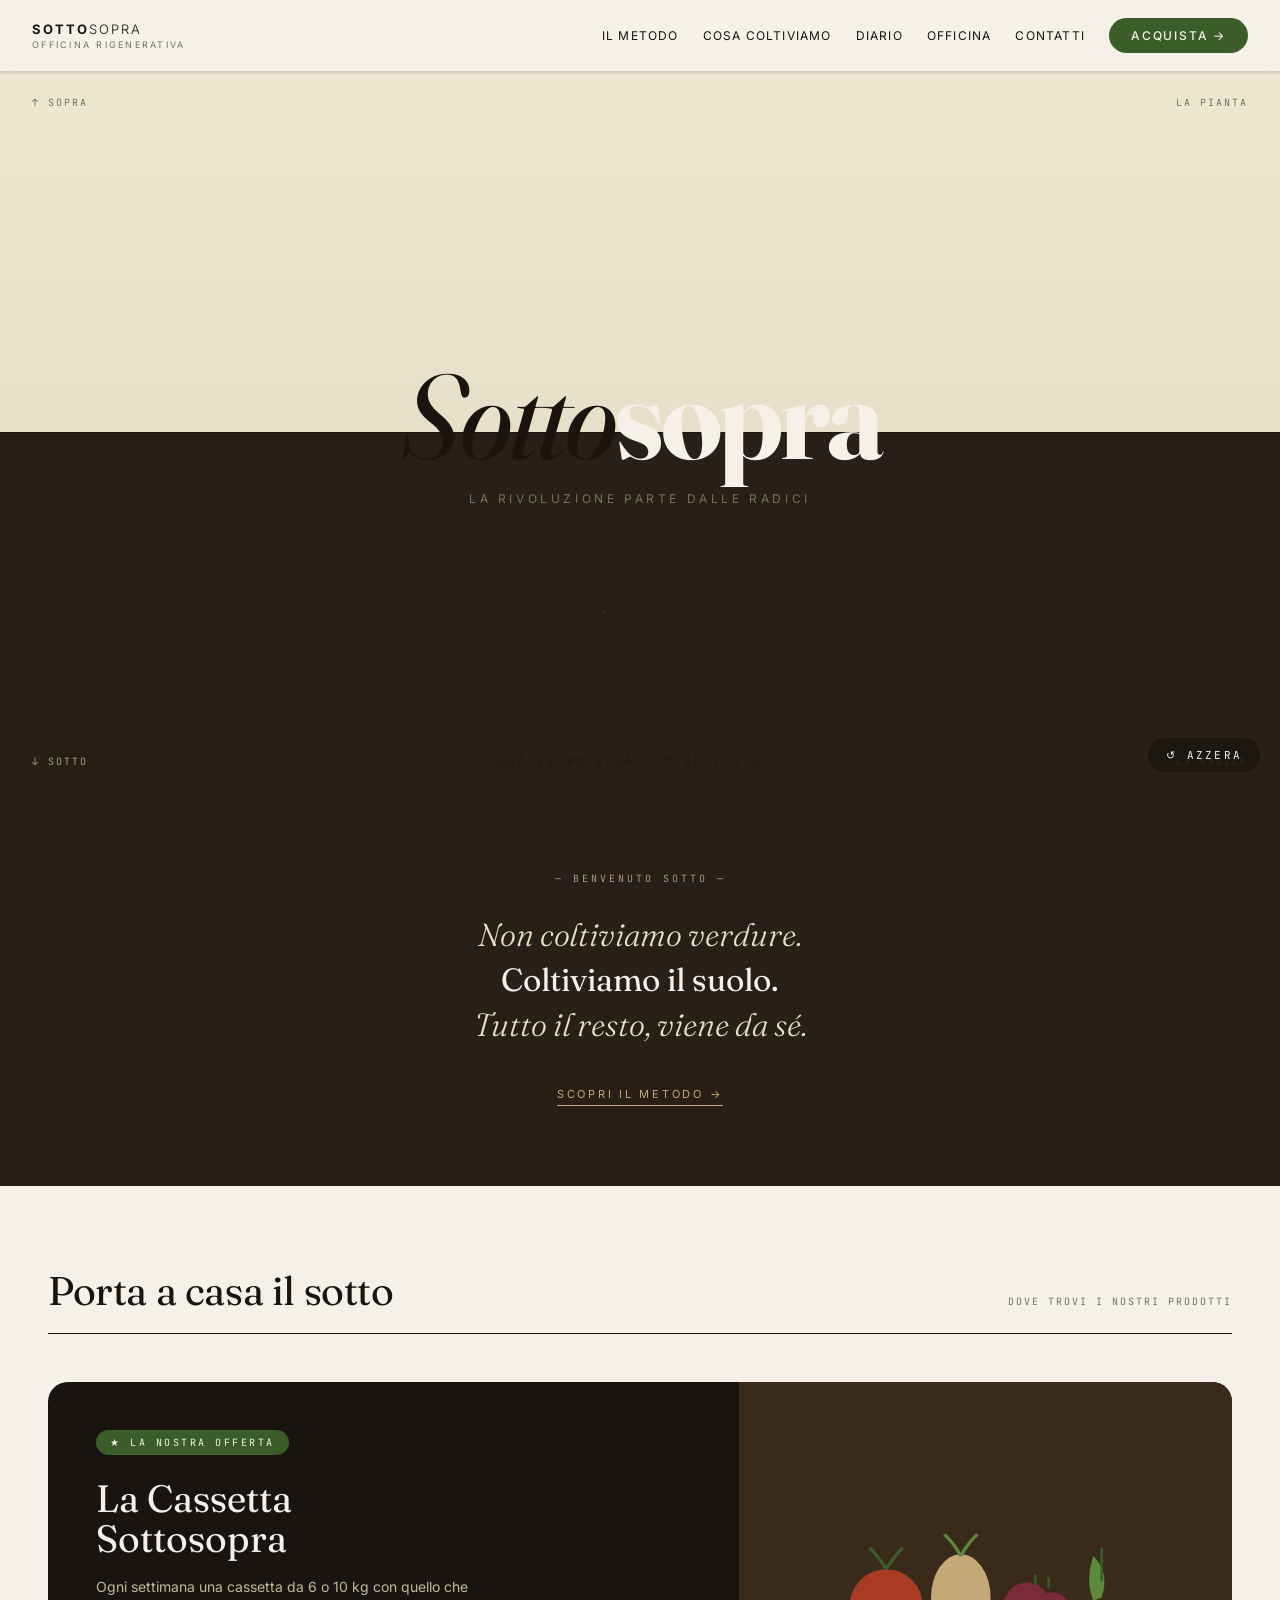
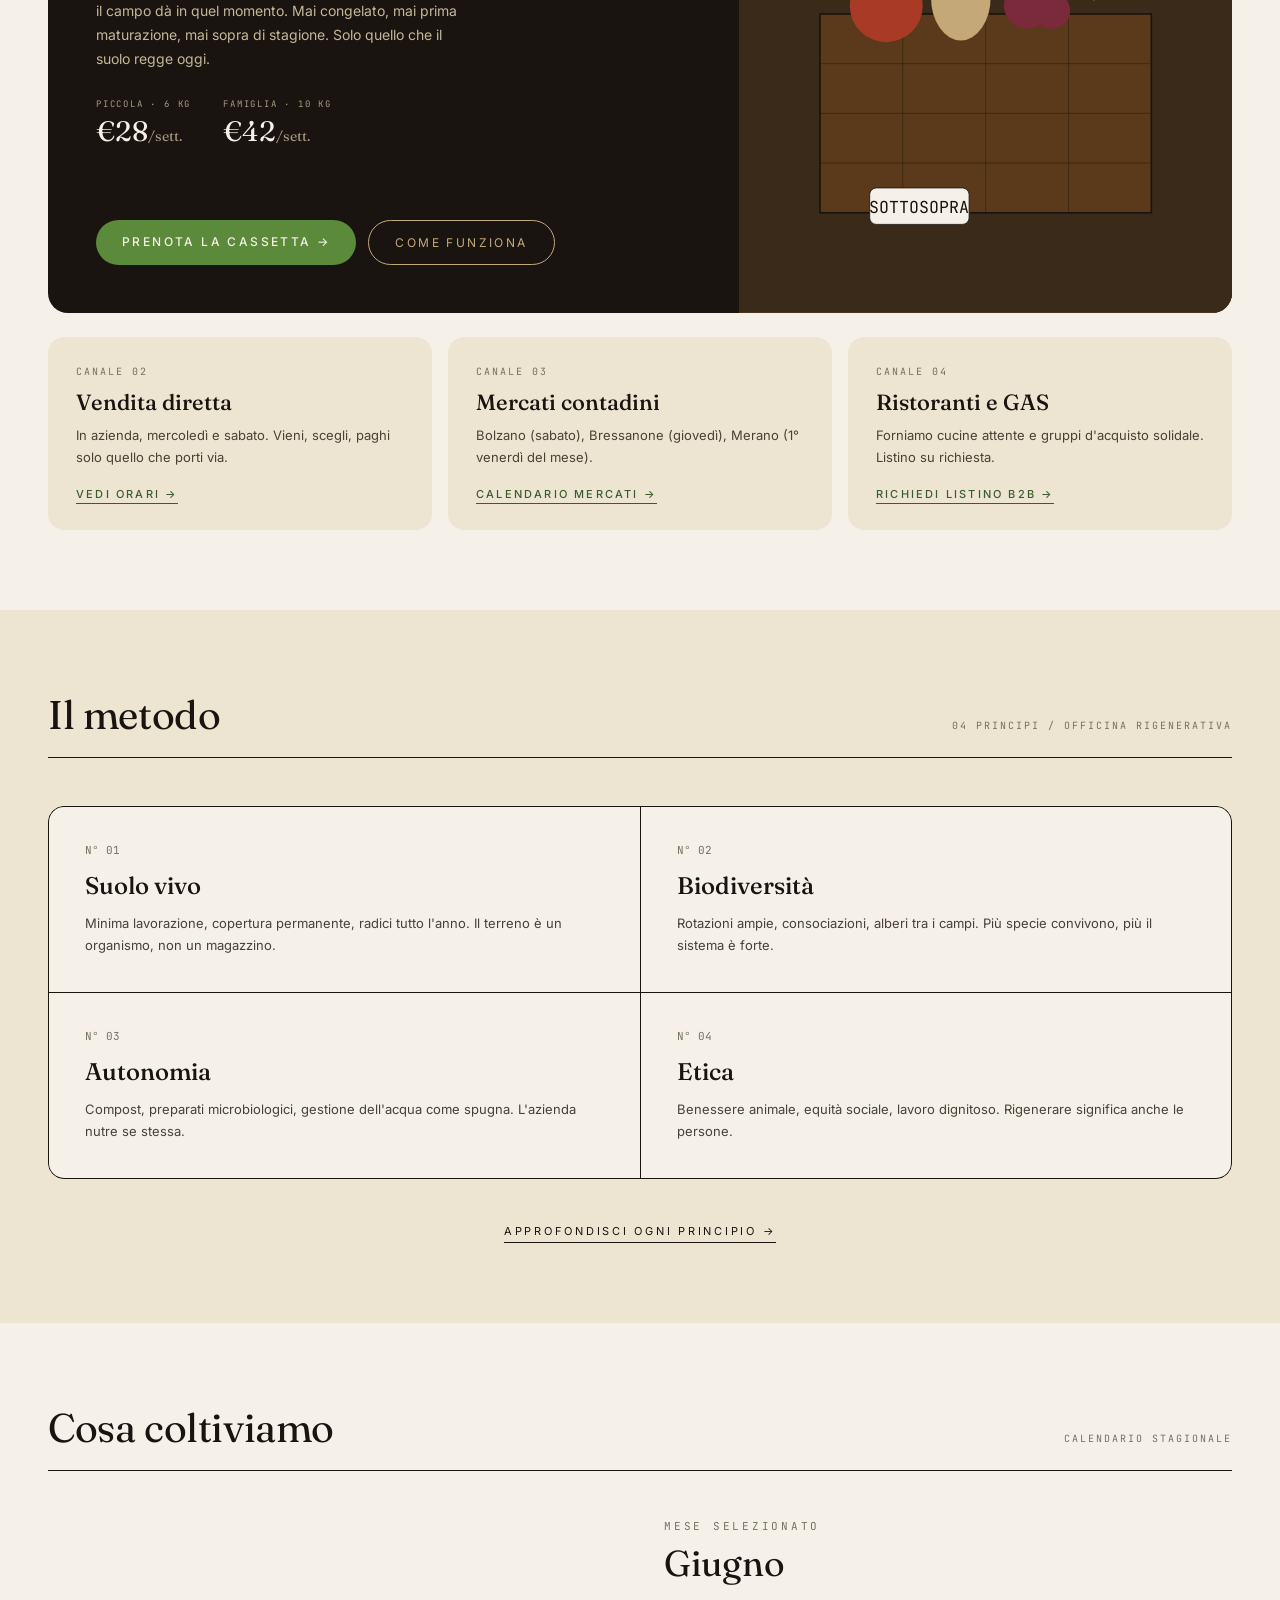
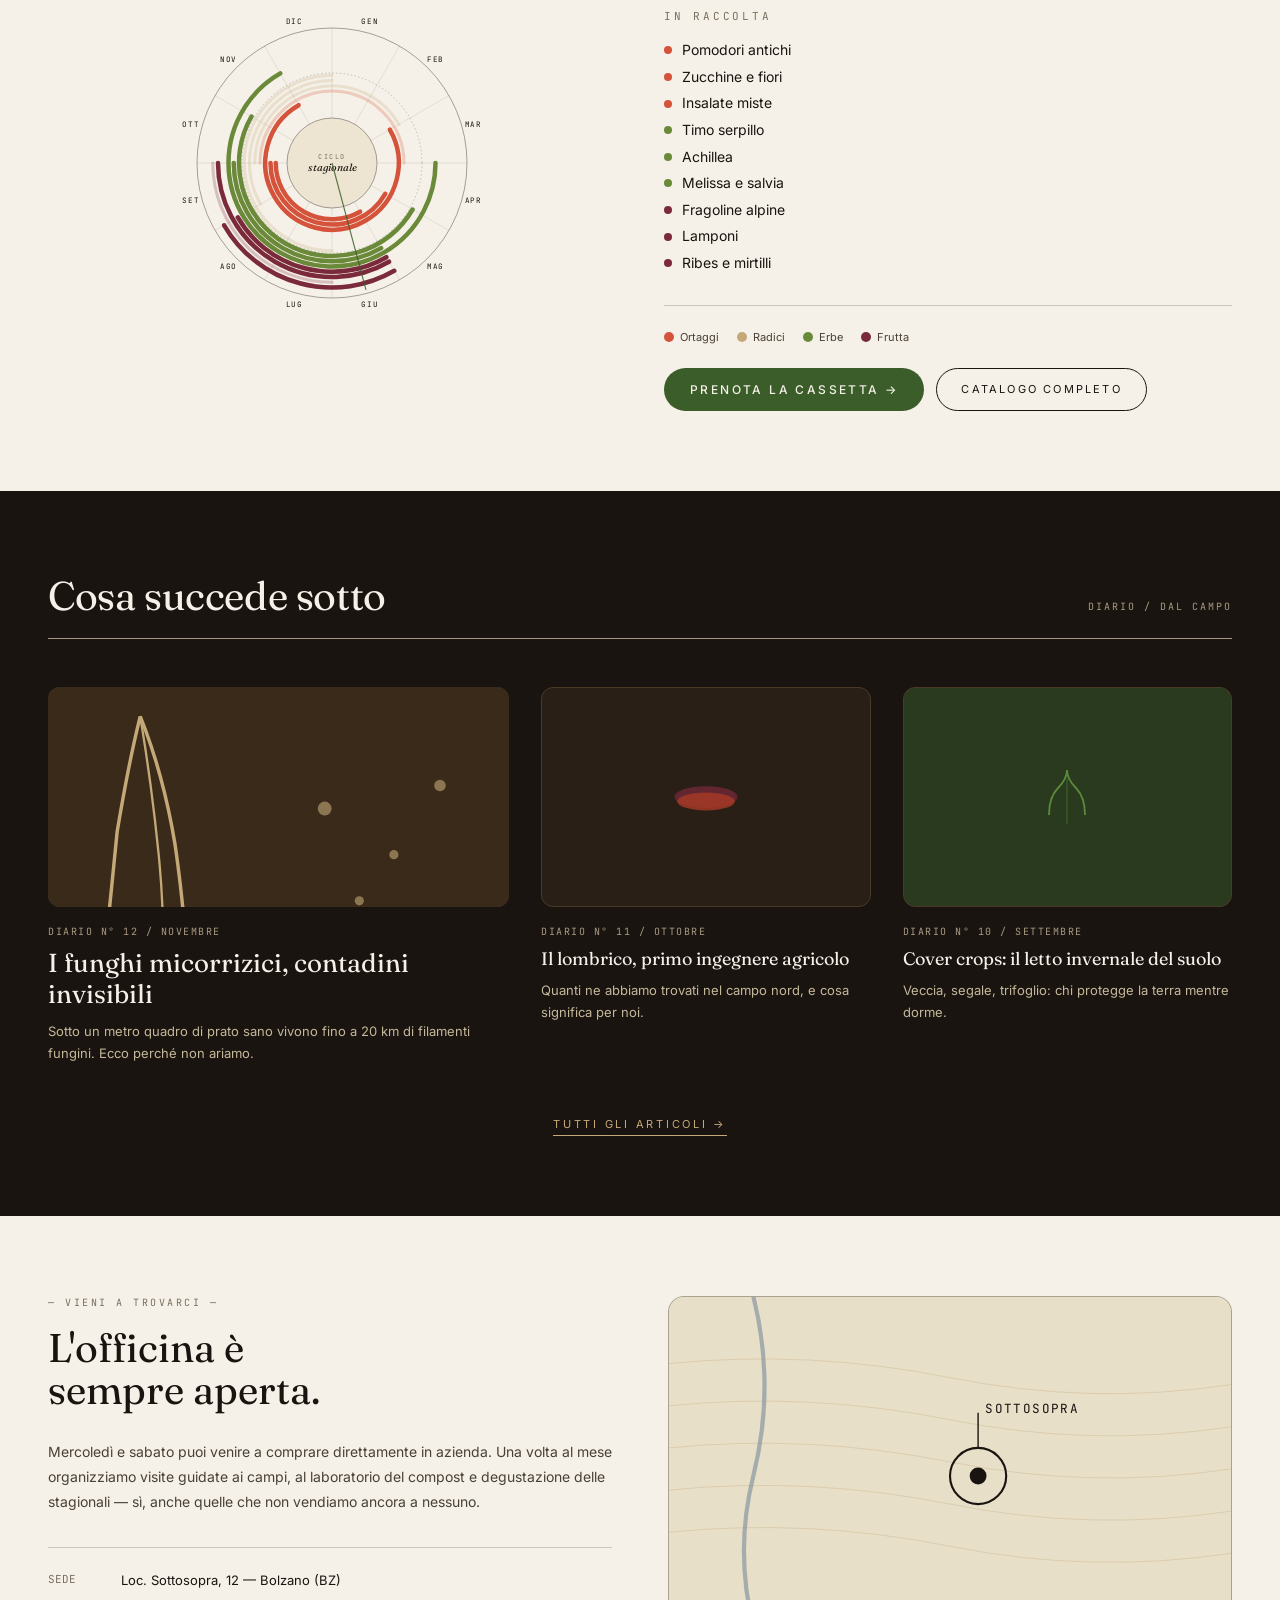
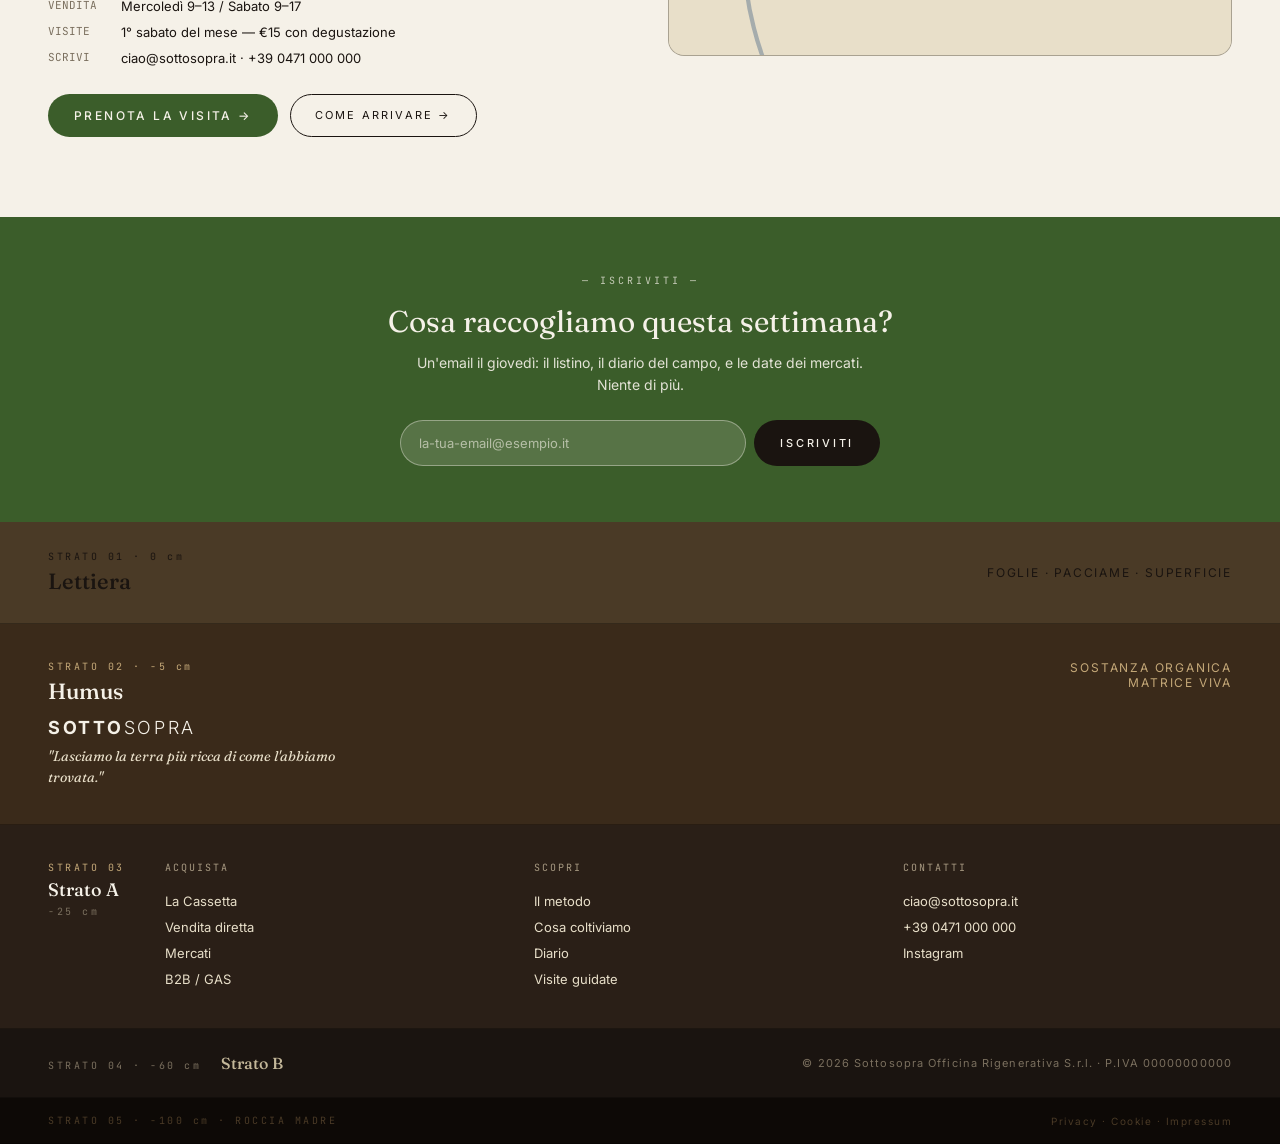
<file: index.html>
<!DOCTYPE html>
<html lang="it">
<head>
<meta charset="UTF-8">
<meta name="viewport" content="width=device-width, initial-scale=1.0, maximum-scale=5.0">
<title>Sottosopra · Officina Rigenerativa</title>
<meta name="description" content="Sottosopra è un'officina rigenerativa nelle Dolomiti. Coltiviamo il suolo, e il cibo viene da sé. Cassetta settimanale, vendita diretta, mercati e visite guidate.">
<meta property="og:title" content="Sottosopra · Officina Rigenerativa">
<meta property="og:description" content="Non coltiviamo verdure. Coltiviamo il suolo. Tutto il resto, viene da sé.">
<meta property="og:type" content="website">

<link rel="preconnect" href="https://fonts.googleapis.com">
<link rel="preconnect" href="https://fonts.gstatic.com" crossorigin>
<link href="https://fonts.googleapis.com/css2?family=Fraunces:ital,opsz,wght@0,9..144,300;0,9..144,400;0,9..144,500;0,9..144,700;1,9..144,300;1,9..144,400&family=Inter:wght@300;400;500;600&family=JetBrains+Mono:wght@400;500&display=swap" rel="stylesheet">

<link rel="stylesheet" href="shared/style.css">
<link rel="stylesheet" href="shared/home.css">
</head>
<body>

<div class="torch"></div>

<header class="header">
  <a href="index.html" class="logo">
    <strong>Sotto</strong><span class="thin">sopra</span>
    <small>OFFICINA RIGENERATIVA</small>
  </a>
  <nav class="main">
    <a href="metodo.html">Il metodo</a>
    <a href="coltiviamo.html">Cosa coltiviamo</a>
    <a href="diario.html">Diario</a>
    <a href="officina.html">Officina</a>
    <a href="contatti.html">Contatti</a>
    <a href="cassetta.html" class="btn-cta">Acquista →</a>
  </nav>
  <button class="menu-toggle" aria-label="Menu"><div></div><div></div><div></div></button>
</header>

<section class="hero" id="hero" data-dark="false" style="padding: 0;">
  <div class="progress"><div class="progress-bar" id="progress-bar"></div></div>
  <div class="layer-sopra" id="layer-sopra">
    <div class="corner-label top-left">↑ SOPRA</div>
    <div class="corner-label top-right">LA PIANTA</div>
  </div>
  <div class="layer-sotto" id="layer-sotto" data-dark="true">
    <div class="corner-label bottom-left">↓ SOTTO</div>
    <div class="corner-label bottom-right">LA RADICE</div>
  </div>
  <div class="horizon" id="horizon"></div>
  <div class="title-strip" id="title-strip">
    <h1><span class="sotto">Sotto</span><span class="sopra">sopra</span></h1>
    <p class="tagline" id="tagline">La rivoluzione parte dalle radici</p>
  </div>
  <svg class="root-svg" id="root-svg" viewBox="0 0 800 600" preserveAspectRatio="xMidYMid meet">
    <g id="plant-breathe" style="transform-origin: 400px 300px; transform-box: fill-box;">
      <g id="plant-group" opacity="0">
        <path d="M 400 300 L 400 230" stroke="#3b5d2a" stroke-width="2.5" fill="none" stroke-linecap="round"/>
        <path d="M 400 270 Q 370 255 355 235 Q 385 248 400 265" fill="#5a8a3a"/>
        <path d="M 400 260 Q 432 245 448 222 Q 418 240 400 258" fill="#6a9a44"/>
        <path d="M 400 240 Q 388 218 388 195 Q 402 215 400 238" fill="#4a7a2a"/>
        <circle id="fruit1" cx="392" cy="200" r="4.5" fill="#8a3324" opacity="0"/>
        <circle id="fruit2" cx="406" cy="208" r="3.5" fill="#8a3324" opacity="0"/>
      </g>
    </g>
    <path id="taproot" d="M 400 300 C 398 340, 405 380, 398 420 C 392 460, 408 500, 402 540 C 398 575, 405 600, 400 640" stroke="#c4a878" stroke-width="3" fill="none" stroke-linecap="round" pathLength="100" stroke-dasharray="100" stroke-dashoffset="100"/>
    <path id="root-l1" d="M 400 340 Q 370 355 340 380 Q 320 395 305 420" stroke="#c4a878" stroke-width="1.8" fill="none" stroke-linecap="round" pathLength="100" stroke-dasharray="100" stroke-dashoffset="100"/>
    <path id="root-r1" d="M 400 350 Q 432 365 460 390 Q 480 405 495 430" stroke="#c4a878" stroke-width="1.8" fill="none" stroke-linecap="round" pathLength="100" stroke-dasharray="100" stroke-dashoffset="100"/>
    <path id="root-l2" d="M 400 400 Q 360 420 320 450 Q 290 475 270 510" stroke="#c4a878" stroke-width="1.5" fill="none" stroke-linecap="round" pathLength="100" stroke-dasharray="100" stroke-dashoffset="100"/>
    <path id="root-r2" d="M 400 410 Q 440 430 480 460 Q 510 485 530 520" stroke="#c4a878" stroke-width="1.5" fill="none" stroke-linecap="round" pathLength="100" stroke-dasharray="100" stroke-dashoffset="100"/>
    <path id="root-l3" d="M 400 470 Q 372 495 350 530 Q 335 555 325 585" stroke="#a89a82" stroke-width="1.2" fill="none" stroke-linecap="round" pathLength="100" stroke-dasharray="100" stroke-dashoffset="100"/>
    <path id="root-r3" d="M 400 480 Q 428 505 450 540 Q 465 565 475 595" stroke="#a89a82" stroke-width="1.2" fill="none" stroke-linecap="round" pathLength="100" stroke-dasharray="100" stroke-dashoffset="100"/>
    <path id="hair-l1" d="M 305 420 Q 290 435 278 455" stroke="#a89a82" stroke-width="0.8" fill="none" stroke-linecap="round" pathLength="100" stroke-dasharray="100" stroke-dashoffset="100"/>
    <path id="hair-l2" d="M 270 510 Q 255 525 245 550" stroke="#a89a82" stroke-width="0.8" fill="none" stroke-linecap="round" pathLength="100" stroke-dasharray="100" stroke-dashoffset="100"/>
    <path id="hair-r1" d="M 495 430 Q 510 445 522 465" stroke="#a89a82" stroke-width="0.8" fill="none" stroke-linecap="round" pathLength="100" stroke-dasharray="100" stroke-dashoffset="100"/>
    <path id="hair-r2" d="M 530 520 Q 545 535 555 560" stroke="#a89a82" stroke-width="0.8" fill="none" stroke-linecap="round" pathLength="100" stroke-dasharray="100" stroke-dashoffset="100"/>
    <path id="hair-c1" d="M 398 420 Q 380 432 370 450" stroke="#a89a82" stroke-width="0.7" fill="none" stroke-linecap="round" pathLength="100" stroke-dasharray="100" stroke-dashoffset="100"/>
    <path id="hair-c2" d="M 402 540 Q 420 555 425 580" stroke="#a89a82" stroke-width="0.7" fill="none" stroke-linecap="round" pathLength="100" stroke-dasharray="100" stroke-dashoffset="100"/>
    <circle id="dot1" cx="340" cy="430" r="2" fill="#8a3324" opacity="0"/>
    <circle id="dot2" cx="470" cy="445" r="2.5" fill="#8a3324" opacity="0"/>
    <circle id="dot3" cx="295" cy="500" r="1.8" fill="#c4a878" opacity="0"/>
    <circle id="dot4" cx="510" cy="495" r="2" fill="#c4a878" opacity="0"/>
    <circle id="dot5" cx="380" cy="555" r="1.5" fill="#8a3324" opacity="0"/>
    <circle id="dot6" cx="430" cy="570" r="1.8" fill="#c4a878" opacity="0"/>
  </svg>
  <div class="info-tag left" id="info-1" style="left: 64px; top: 56%;">−10 cm<small>RADICI<br>SECONDARIE</small></div>
  <div class="info-tag right" id="info-2" style="right: 64px; top: 70%;">−30 cm<small>FUNGHI<br>MICORRIZICI</small></div>
  <div class="info-tag left" id="info-3" style="left: 64px; bottom: 80px;">−60 cm<small>VITA<br>MICROBICA</small></div>
  <div class="scroll-hint" id="scroll-hint">USA LA ROTELLA · ↑ SU / ↓ GIÙ</div>
  <div class="continue-arrow" id="continue-arrow">
    <div class="label">CONTINUA SOTTO</div>
    <svg id="arrow-bounce" viewBox="0 0 40 50" style="width: 32px; height: 40px; display: block; margin: 0 auto;">
      <path d="M 20 5 L 20 38 M 8 26 L 20 38 L 32 26" stroke="#c4a878" stroke-width="2" fill="none" stroke-linecap="round" stroke-linejoin="round"/>
    </svg>
  </div>
  <button class="reset-btn" id="reset-btn">↺ AZZERA</button>
</section>

<section class="manifesto" data-dark="true">
  <p class="pre">— BENVENUTO SOTTO —</p>
  <p class="body">
    Non coltiviamo verdure.<br>
    <strong>Coltiviamo il suolo.</strong><br>
    Tutto il resto, viene da sé.
  </p>
  <a class="link-underline" href="metodo.html">Scopri il metodo →</a>
</section>

<section id="cassetta">
  <div class="section-header">
    <h2>Porta a casa il sotto</h2>
    <span class="meta">DOVE TROVI I NOSTRI PRODOTTI</span>
  </div>
  <div class="cassetta-card">
    <div class="content">
      <div>
        <span class="badge-pill">★ LA NOSTRA OFFERTA</span>
        <h3>La Cassetta<br>Sottosopra</h3>
        <p>Ogni settimana una cassetta da 6 o 10 kg con quello che il campo dà in quel momento. Mai congelato, mai prima maturazione, mai sopra di stagione. Solo quello che il suolo regge oggi.</p>
        <div class="price-grid">
          <div>
            <div class="price-label">PICCOLA · 6 KG</div>
            <div class="price">€28<small>/sett.</small></div>
          </div>
          <div>
            <div class="price-label">FAMIGLIA · 10 KG</div>
            <div class="price">€42<small>/sett.</small></div>
          </div>
        </div>
      </div>
      <div class="cta-row">
        <a href="cassetta.html" class="btn-primary btn-primary-light">Prenota la cassetta →</a>
        <a href="cassetta.html#come-funziona" class="btn-secondary">Come funziona</a>
      </div>
    </div>
    <div class="cassetta-illustration">
      <svg viewBox="0 0 300 320" style="width: 100%; height: 100%;" preserveAspectRatio="xMidYMid slice">
        <rect width="300" height="320" fill="#3a2a1a"/>
        <rect x="50" y="140" width="200" height="120" fill="#5a3a1a" stroke="#1a1410" stroke-width="1"/>
        <line x1="50" y1="170" x2="250" y2="170" stroke="#1a1410" stroke-width="0.5" opacity="0.5"/>
        <line x1="50" y1="200" x2="250" y2="200" stroke="#1a1410" stroke-width="0.5" opacity="0.5"/>
        <line x1="50" y1="230" x2="250" y2="230" stroke="#1a1410" stroke-width="0.5" opacity="0.5"/>
        <line x1="100" y1="140" x2="100" y2="260" stroke="#1a1410" stroke-width="0.5" opacity="0.5"/>
        <line x1="150" y1="140" x2="150" y2="260" stroke="#1a1410" stroke-width="0.5" opacity="0.5"/>
        <line x1="200" y1="140" x2="200" y2="260" stroke="#1a1410" stroke-width="0.5" opacity="0.5"/>
        <circle cx="90" cy="135" r="22" fill="#a83a26"/>
        <path d="M90 113 Q85 105 80 100 M90 113 Q95 105 100 100" stroke="#3b5d2a" stroke-width="2" fill="none"/>
        <ellipse cx="135" cy="130" rx="18" ry="26" fill="#c4a878"/>
        <path d="M135 105 Q130 96 125 92 M135 105 Q140 96 145 92" stroke="#5a8a3a" stroke-width="2" fill="none"/>
        <circle cx="175" cy="135" r="14" fill="#7a2a3a"/>
        <circle cx="190" cy="138" r="11" fill="#7a2a3a"/>
        <path d="M180 122 L180 116 M188 124 L188 118" stroke="#3b5d2a" stroke-width="1.5"/>
        <path d="M215 132 Q210 120 215 105 Q225 115 220 130" fill="#5a8a3a"/>
        <path d="M220 120 L220 100" stroke="#3b5d2a" stroke-width="1.5"/>
        <rect x="80" y="245" width="60" height="22" rx="4" fill="#f5f1e8" stroke="#1a1410" stroke-width="0.5"/>
        <text x="110" y="260" text-anchor="middle" font-family="JetBrains Mono, monospace" font-size="10" fill="#1a1410">SOTTOSOPRA</text>
      </svg>
    </div>
  </div>
  <div class="channels-grid">
    <a href="officina.html#vendita-diretta" class="channel-card" style="text-decoration:none;">
      <div class="num">CANALE 02</div>
      <h4>Vendita diretta</h4>
      <p>In azienda, mercoledì e sabato. Vieni, scegli, paghi solo quello che porti via.</p>
      <span class="link">Vedi orari →</span>
    </a>
    <a href="officina.html#mercati" class="channel-card" style="text-decoration:none;">
      <div class="num">CANALE 03</div>
      <h4>Mercati contadini</h4>
      <p>Bolzano (sabato), Bressanone (giovedì), Merano (1° venerdì del mese).</p>
      <span class="link">Calendario mercati →</span>
    </a>
    <a href="contatti.html#b2b" class="channel-card" style="text-decoration:none;">
      <div class="num">CANALE 04</div>
      <h4>Ristoranti e GAS</h4>
      <p>Forniamo cucine attente e gruppi d'acquisto solidale. Listino su richiesta.</p>
      <span class="link">Richiedi listino B2B →</span>
    </a>
  </div>
</section>

<section class="metodo-home" id="metodo">
  <div class="section-header">
    <h2>Il metodo</h2>
    <span class="meta">04 PRINCIPI / OFFICINA RIGENERATIVA</span>
  </div>
  <div class="metodo-grid">
    <div class="metodo-cell">
      <div class="num">N° 01</div>
      <h3>Suolo vivo</h3>
      <p>Minima lavorazione, copertura permanente, radici tutto l'anno. Il terreno è un organismo, non un magazzino.</p>
    </div>
    <div class="metodo-cell">
      <div class="num">N° 02</div>
      <h3>Biodiversità</h3>
      <p>Rotazioni ampie, consociazioni, alberi tra i campi. Più specie convivono, più il sistema è forte.</p>
    </div>
    <div class="metodo-cell">
      <div class="num">N° 03</div>
      <h3>Autonomia</h3>
      <p>Compost, preparati microbiologici, gestione dell'acqua come spugna. L'azienda nutre se stessa.</p>
    </div>
    <div class="metodo-cell">
      <div class="num">N° 04</div>
      <h3>Etica</h3>
      <p>Benessere animale, equità sociale, lavoro dignitoso. Rigenerare significa anche le persone.</p>
    </div>
  </div>
  <div style="text-align: center; margin-top: 40px;">
    <a href="metodo.html" class="link-underline" style="color: var(--text-primary); border-color: var(--text-primary);">Approfondisci ogni principio →</a>
  </div>
</section>

<section class="calendar-section" id="cosa-coltiviamo">
  <div class="section-header">
    <h2>Cosa coltiviamo</h2>
    <span class="meta">CALENDARIO STAGIONALE</span>
  </div>
  <div class="calendar-grid">
    <div class="calendar-wrap">
      <svg id="calendar-svg" viewBox="0 0 400 400" style="width: 100%; height: 100%;">
        <circle cx="200" cy="200" r="180" fill="none" stroke="#1a1410" stroke-width="0.5"/>
        <circle cx="200" cy="200" r="120" fill="none" stroke="#1a1410" stroke-width="0.3" stroke-dasharray="2 3"/>
        <circle cx="200" cy="200" r="60" fill="#ede5d2" stroke="#1a1410" stroke-width="0.5"/>
        <g id="month-marks"></g>
        <text x="200" y="195" text-anchor="middle" font-family="JetBrains Mono, monospace" font-size="9" fill="#7a6f5e" letter-spacing="2">CICLO</text>
        <text x="200" y="210" text-anchor="middle" font-family="Fraunces, Georgia, serif" font-size="14" fill="#1a1410" font-style="italic">stagionale</text>
        <g id="product-arcs"></g>
        <line id="month-pointer" x1="200" y1="200" x2="200" y2="20" stroke="#3b5d2a" stroke-width="1.5" opacity="0.85"/>
      </svg>
    </div>
    <div>
      <div class="month-display">MESE SELEZIONATO</div>
      <h3 class="month-name" id="month-name">Giugno</h3>
      <div class="month-display" style="margin-bottom: 14px;">IN RACCOLTA</div>
      <div class="month-products" id="month-products"></div>
      <div class="legend">
        <div class="legend-item"><span class="dot" style="background:#d4533a;"></span>Ortaggi</div>
        <div class="legend-item"><span class="dot" style="background:#c4a878;"></span>Radici</div>
        <div class="legend-item"><span class="dot" style="background:#6a8a3a;"></span>Erbe</div>
        <div class="legend-item"><span class="dot" style="background:#7a2a3a;"></span>Frutta</div>
      </div>
      <div style="margin-top: 24px; display: flex; gap: 12px; flex-wrap: wrap;">
        <a href="cassetta.html" class="btn-primary">Prenota la cassetta →</a>
        <a href="coltiviamo.html" class="btn-outline-dark">Catalogo completo</a>
      </div>
    </div>
  </div>
</section>

<section class="diario" id="diario" data-dark="true">
  <div class="section-header dark">
    <h2>Cosa succede sotto</h2>
    <span class="meta">DIARIO / DAL CAMPO</span>
  </div>
  <div class="diario-grid">
    <a href="diario-articolo.html" class="diario-card featured" style="text-decoration:none;">
      <div class="img-wrap">
        <svg viewBox="0 0 200 150" style="width: 100%; height: 100%;" preserveAspectRatio="xMidYMid slice">
          <rect width="200" height="150" fill="#3a2a1a"/>
          <path d="M40 40 Q35 60 30 90 Q28 110 25 140" stroke="#c4a878" stroke-width="1.5" fill="none"/>
          <path d="M40 40 Q50 65 55 95 Q58 115 60 140" stroke="#c4a878" stroke-width="1.5" fill="none"/>
          <path d="M40 40 Q45 70 48 100 Q50 120 50 140" stroke="#c4a878" stroke-width="1" fill="none"/>
          <circle cx="120" cy="80" r="3" fill="#c4a878" opacity="0.6"/>
          <circle cx="150" cy="100" r="2" fill="#c4a878" opacity="0.6"/>
          <circle cx="170" cy="70" r="2.5" fill="#c4a878" opacity="0.6"/>
          <circle cx="135" cy="120" r="2" fill="#c4a878" opacity="0.6"/>
        </svg>
      </div>
      <div class="meta">DIARIO N° 12 / NOVEMBRE</div>
      <h3>I funghi micorrizici, contadini invisibili</h3>
      <p>Sotto un metro quadro di prato sano vivono fino a 20 km di filamenti fungini. Ecco perché non ariamo.</p>
    </a>
    <a href="diario.html" class="diario-card small" style="text-decoration:none;">
      <div class="img-wrap small">
        <svg viewBox="0 0 100 100" style="width: 90px; height: 90px;">
          <ellipse cx="50" cy="50" rx="35" ry="12" fill="#7a2a3a" opacity="0.7"/>
          <ellipse cx="50" cy="55" rx="32" ry="10" fill="#a83a26" opacity="0.8"/>
        </svg>
      </div>
      <div class="meta">DIARIO N° 11 / OTTOBRE</div>
      <h3>Il lombrico, primo ingegnere agricolo</h3>
      <p>Quanti ne abbiamo trovati nel campo nord, e cosa significa per noi.</p>
    </a>
    <a href="diario.html" class="diario-card small" style="text-decoration:none;">
      <div class="img-wrap small" style="background: #2a3a1f;">
        <svg viewBox="0 0 100 100" style="width: 90px; height: 90px;">
          <path d="M30 70 Q30 50 40 40 Q50 30 50 20" stroke="#5a8a3a" stroke-width="2" fill="none"/>
          <path d="M50 80 L50 30" stroke="#3b5d2a" stroke-width="1.5" fill="none"/>
          <path d="M70 70 Q70 50 60 40 Q50 30 50 20" stroke="#5a8a3a" stroke-width="2" fill="none"/>
        </svg>
      </div>
      <div class="meta">DIARIO N° 10 / SETTEMBRE</div>
      <h3>Cover crops: il letto invernale del suolo</h3>
      <p>Veccia, segale, trifoglio: chi protegge la terra mentre dorme.</p>
    </a>
  </div>
  <div style="text-align: center; margin-top: 48px;">
    <a href="diario.html" class="link-underline">Tutti gli articoli →</a>
  </div>
</section>

<section class="officina-home" id="officina">
  <div>
    <div class="pre">— VIENI A TROVARCI —</div>
    <h2>L'officina è<br>sempre aperta.</h2>
    <p class="lead">Mercoledì e sabato puoi venire a comprare direttamente in azienda. Una volta al mese organizziamo visite guidate ai campi, al laboratorio del compost e degustazione delle stagionali — sì, anche quelle che non vendiamo ancora a nessuno.</p>
    <div class="info-grid">
      <span class="label">SEDE</span><span>Loc. Sottosopra, 12 — Bolzano (BZ)</span>
      <span class="label">VENDITA</span><span>Mercoledì 9–13 / Sabato 9–17</span>
      <span class="label">VISITE</span><span>1° sabato del mese — €15 con degustazione</span>
      <span class="label">SCRIVI</span><span>ciao@sottosopra.it · +39 0471 000 000</span>
    </div>
    <div style="margin-top: 28px; display: flex; gap: 12px; flex-wrap: wrap;">
      <a href="officina.html#visite" class="btn-primary">Prenota la visita →</a>
      <a href="contatti.html" class="btn-outline-dark">Come arrivare →</a>
    </div>
  </div>
  <div>
    <div class="map">
      <svg viewBox="0 0 400 320" style="width: 100%; height: 100%;" preserveAspectRatio="xMidYMid slice">
        <rect width="400" height="320" fill="#e8dfc9"/>
        <path d="M0 80 Q100 70 200 90 Q300 110 400 95" stroke="#c4a878" stroke-width="0.5" fill="none" opacity="0.5"/>
        <path d="M0 110 Q100 100 200 120 Q300 140 400 125" stroke="#c4a878" stroke-width="0.5" fill="none" opacity="0.5"/>
        <path d="M0 140 Q100 130 200 150 Q300 170 400 155" stroke="#c4a878" stroke-width="0.5" fill="none" opacity="0.5"/>
        <path d="M0 170 Q100 160 200 180 Q300 200 400 185" stroke="#c4a878" stroke-width="0.5" fill="none" opacity="0.5"/>
        <path d="M0 200 Q100 190 200 210 Q300 230 400 215" stroke="#c4a878" stroke-width="0.5" fill="none" opacity="0.5"/>
        <path d="M50 0 Q80 80 60 160 Q40 240 80 320" stroke="#7a8a9a" stroke-width="3" fill="none" opacity="0.6"/>
        <circle cx="220" cy="160" r="20" fill="none" stroke="#1a1410" stroke-width="1.5"/>
        <circle cx="220" cy="160" r="6" fill="#1a1410"/>
        <line x1="220" y1="140" x2="220" y2="115" stroke="#1a1410" stroke-width="1"/>
        <text x="225" y="115" font-family="JetBrains Mono, monospace" font-size="9" fill="#1a1410" letter-spacing="1">SOTTOSOPRA</text>
      </svg>
    </div>
  </div>
</section>

<section class="newsletter" data-dark="true">
  <p class="pre">— ISCRIVITI —</p>
  <h3>Cosa raccogliamo questa settimana?</h3>
  <p>Un'email il giovedì: il listino, il diario del campo, e le date dei mercati. Niente di più.</p>
  <form onsubmit="event.preventDefault(); alert('Grazie! Ti scriveremo presto.');">
    <input type="email" placeholder="la-tua-email@esempio.it" required>
    <button type="submit">Iscriviti</button>
  </form>
</section>

<footer>
  <div class="strato s1">
    <div class="strato-row">
      <div>
        <div class="label">STRATO 01 · 0 cm</div>
        <div class="name">Lettiera</div>
      </div>
      <div class="desc">Foglie · pacciame · superficie</div>
    </div>
  </div>
  <div class="strato s2">
    <div class="humus-content">
      <div class="humus-text">
        <div class="label">STRATO 02 · −5 cm</div>
        <div class="name">Humus</div>
        <div class="logo-line"><strong>Sotto</strong><span style="font-weight:300;">sopra</span></div>
        <p class="quote">"Lasciamo la terra più ricca di come l'abbiamo trovata."</p>
      </div>
      <div class="humus-meta">Sostanza organica<br>matrice viva</div>
    </div>
  </div>
  <div class="strato s3">
    <div class="footer-cols">
      <div class="strato-label-col">
        <div class="label">STRATO 03</div>
        <div class="name">Strato A</div>
        <div class="label" style="margin-top: 4px; color: var(--text-muted);">−25 cm</div>
      </div>
      <div class="col-acquista">
        <div class="col-label">ACQUISTA</div>
        <div class="col-list">
          <a href="cassetta.html">La Cassetta</a>
          <a href="officina.html#vendita-diretta">Vendita diretta</a>
          <a href="officina.html#mercati">Mercati</a>
          <a href="contatti.html#b2b">B2B / GAS</a>
        </div>
      </div>
      <div class="col-scopri">
        <div class="col-label">SCOPRI</div>
        <div class="col-list">
          <a href="metodo.html">Il metodo</a>
          <a href="coltiviamo.html">Cosa coltiviamo</a>
          <a href="diario.html">Diario</a>
          <a href="officina.html#visite">Visite guidate</a>
        </div>
      </div>
      <div class="col-contatti">
        <div class="col-label">CONTATTI</div>
        <div class="col-list">
          <a href="mailto:ciao@sottosopra.it">ciao@sottosopra.it</a>
          <a href="tel:+390471000000">+39 0471 000 000</a>
          <a>Instagram</a>
        </div>
      </div>
    </div>
  </div>
  <div class="strato s4">
    <div class="strato-row">
      <div>
        <span class="label">STRATO 04 · −60 cm</span>
        <span class="name">Strato B</span>
      </div>
      <div class="copy">© 2026 Sottosopra Officina Rigenerativa S.r.l. · P.IVA 00000000000</div>
    </div>
  </div>
  <div class="strato s5">
    <div class="strato-row">
      <span class="label">STRATO 05 · −100 cm · ROCCIA MADRE</span>
      <span class="privacy">Privacy · Cookie · Impressum</span>
    </div>
  </div>
</footer>

<script src="shared/main.js"></script>
<script src="shared/home.js"></script>

</body>
</html>
</file>
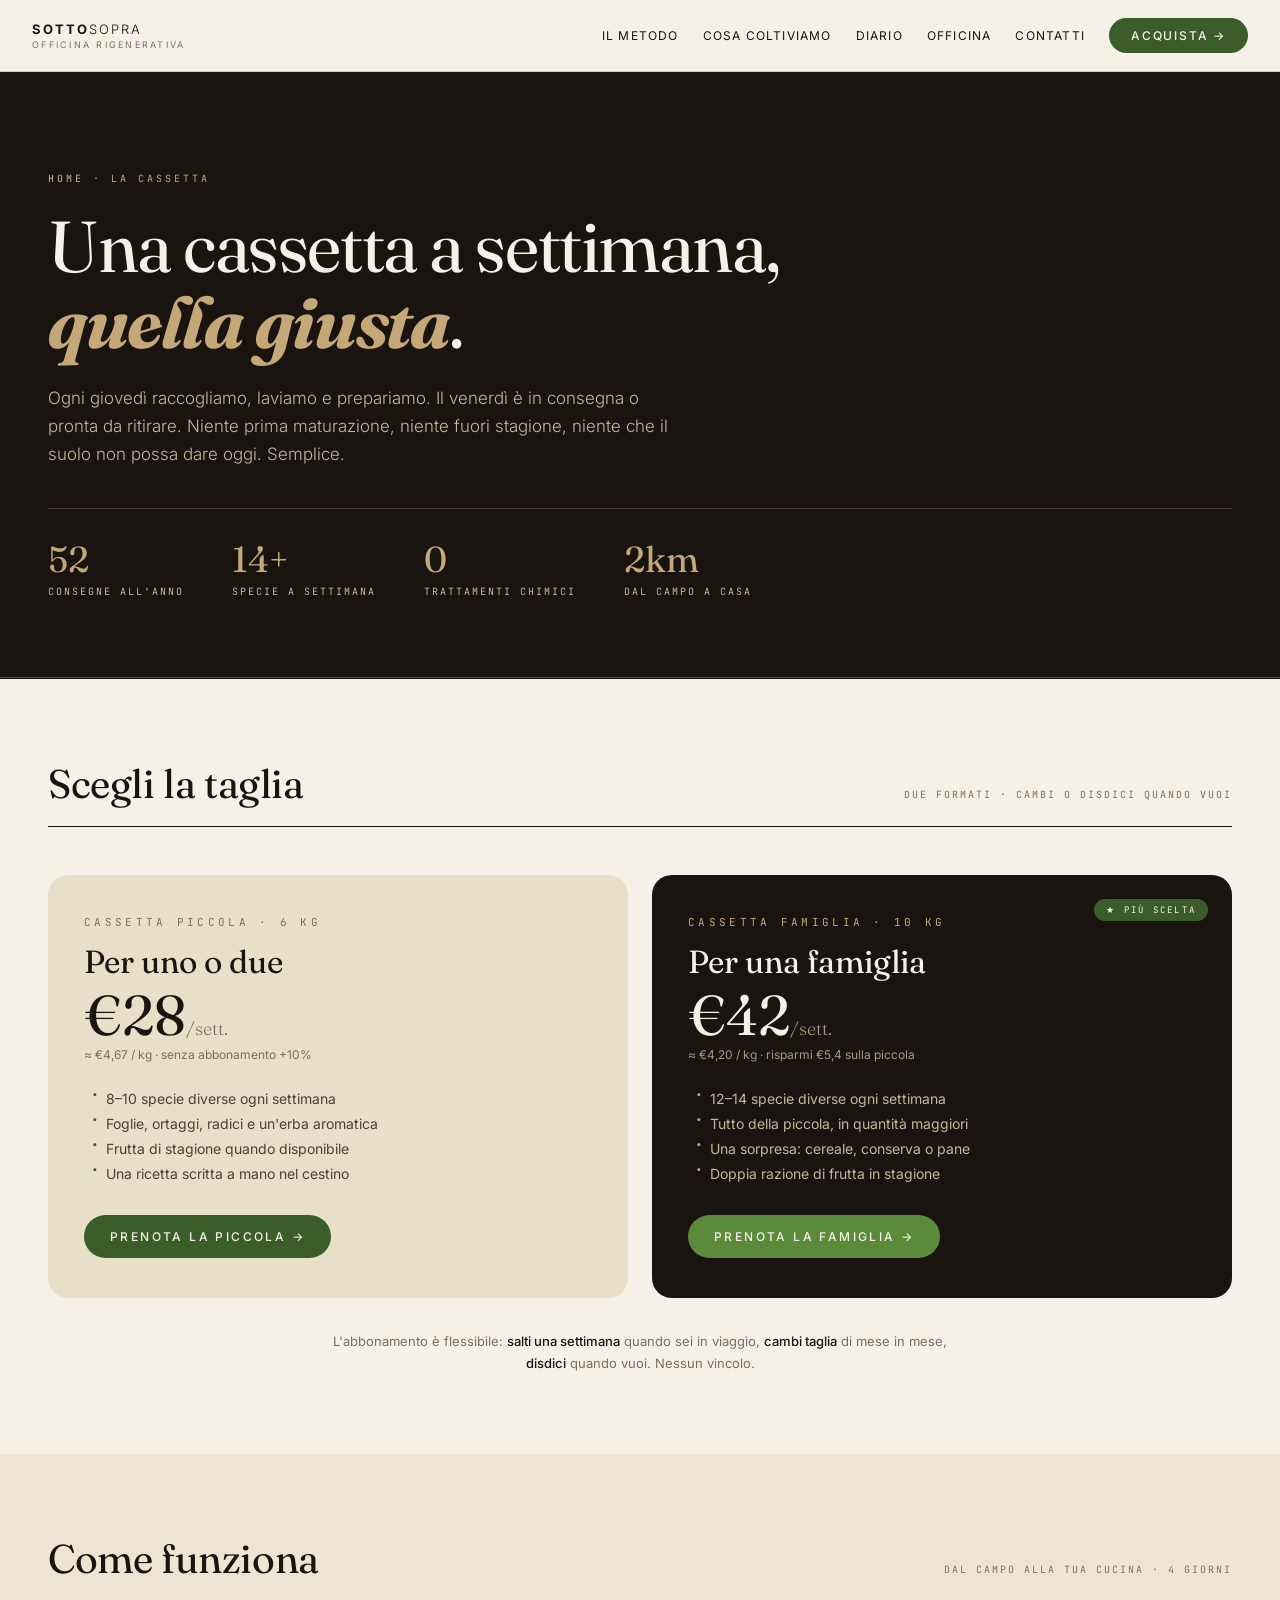
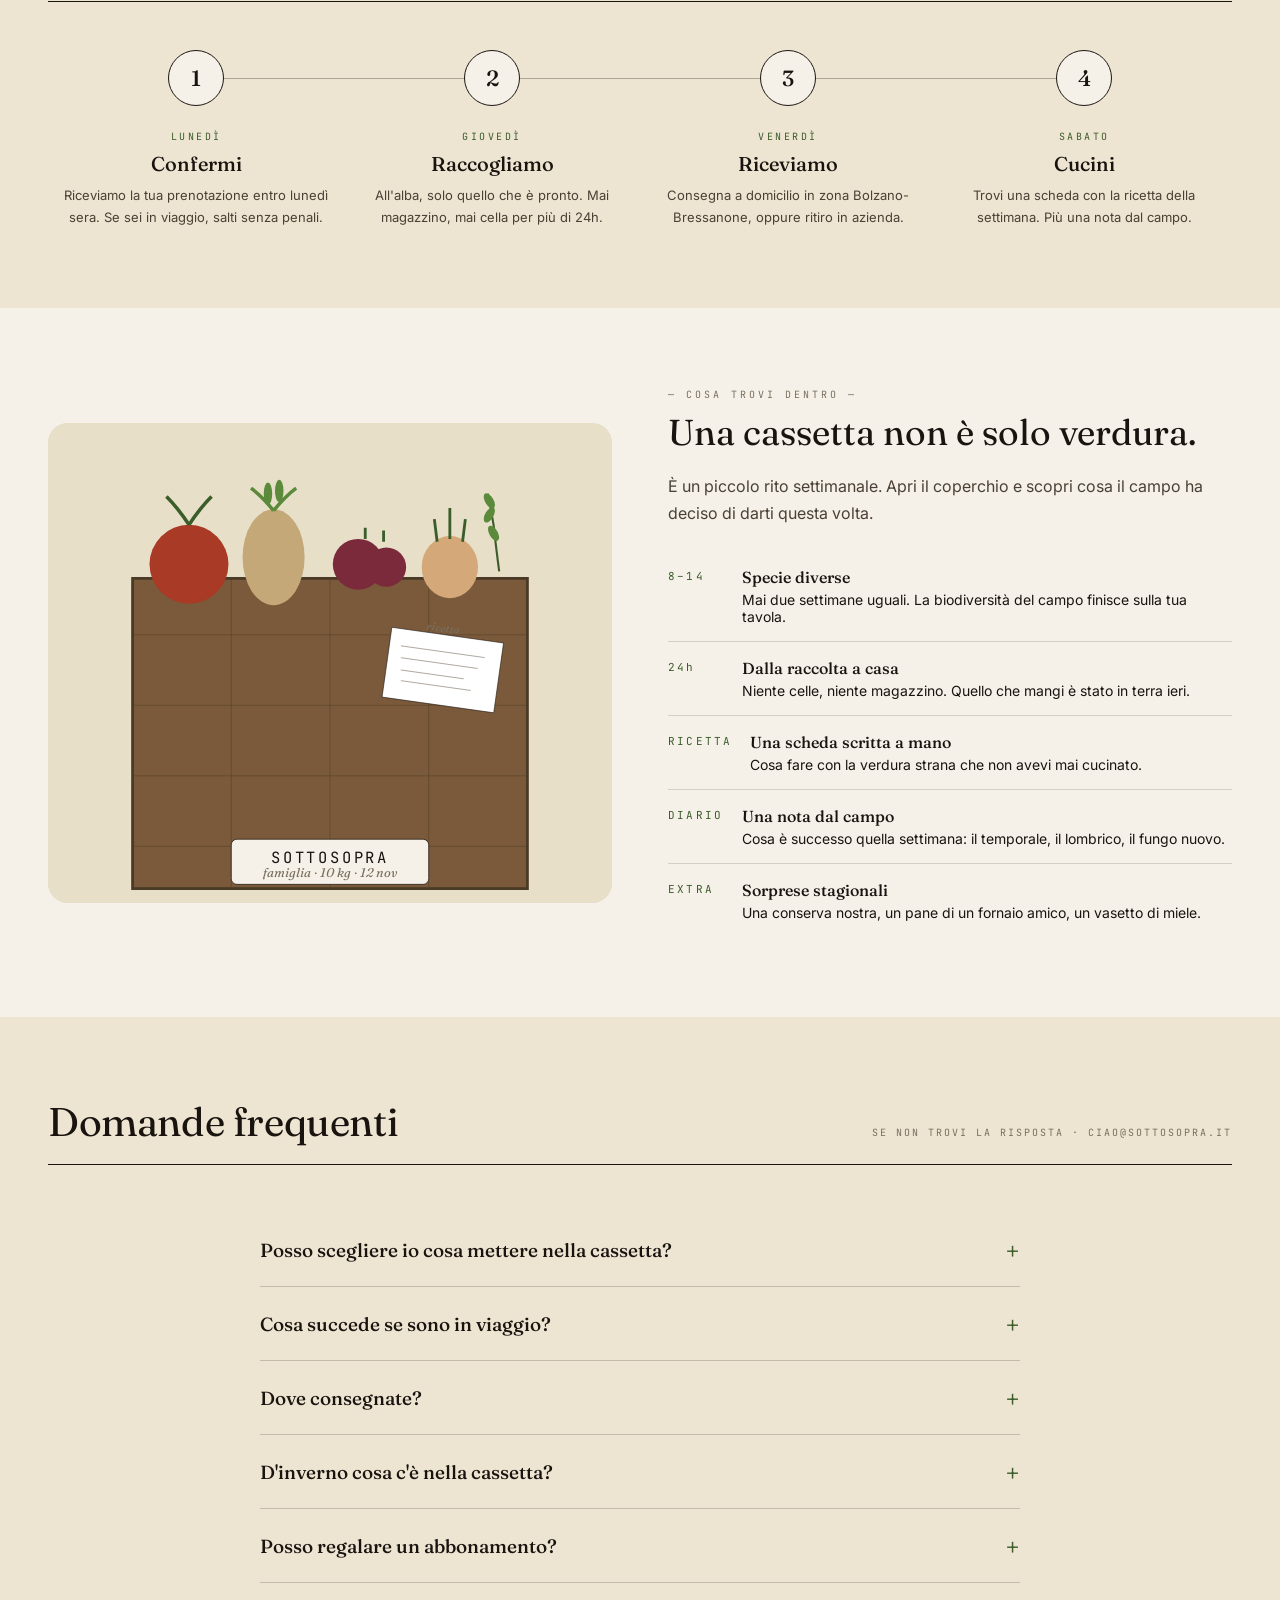
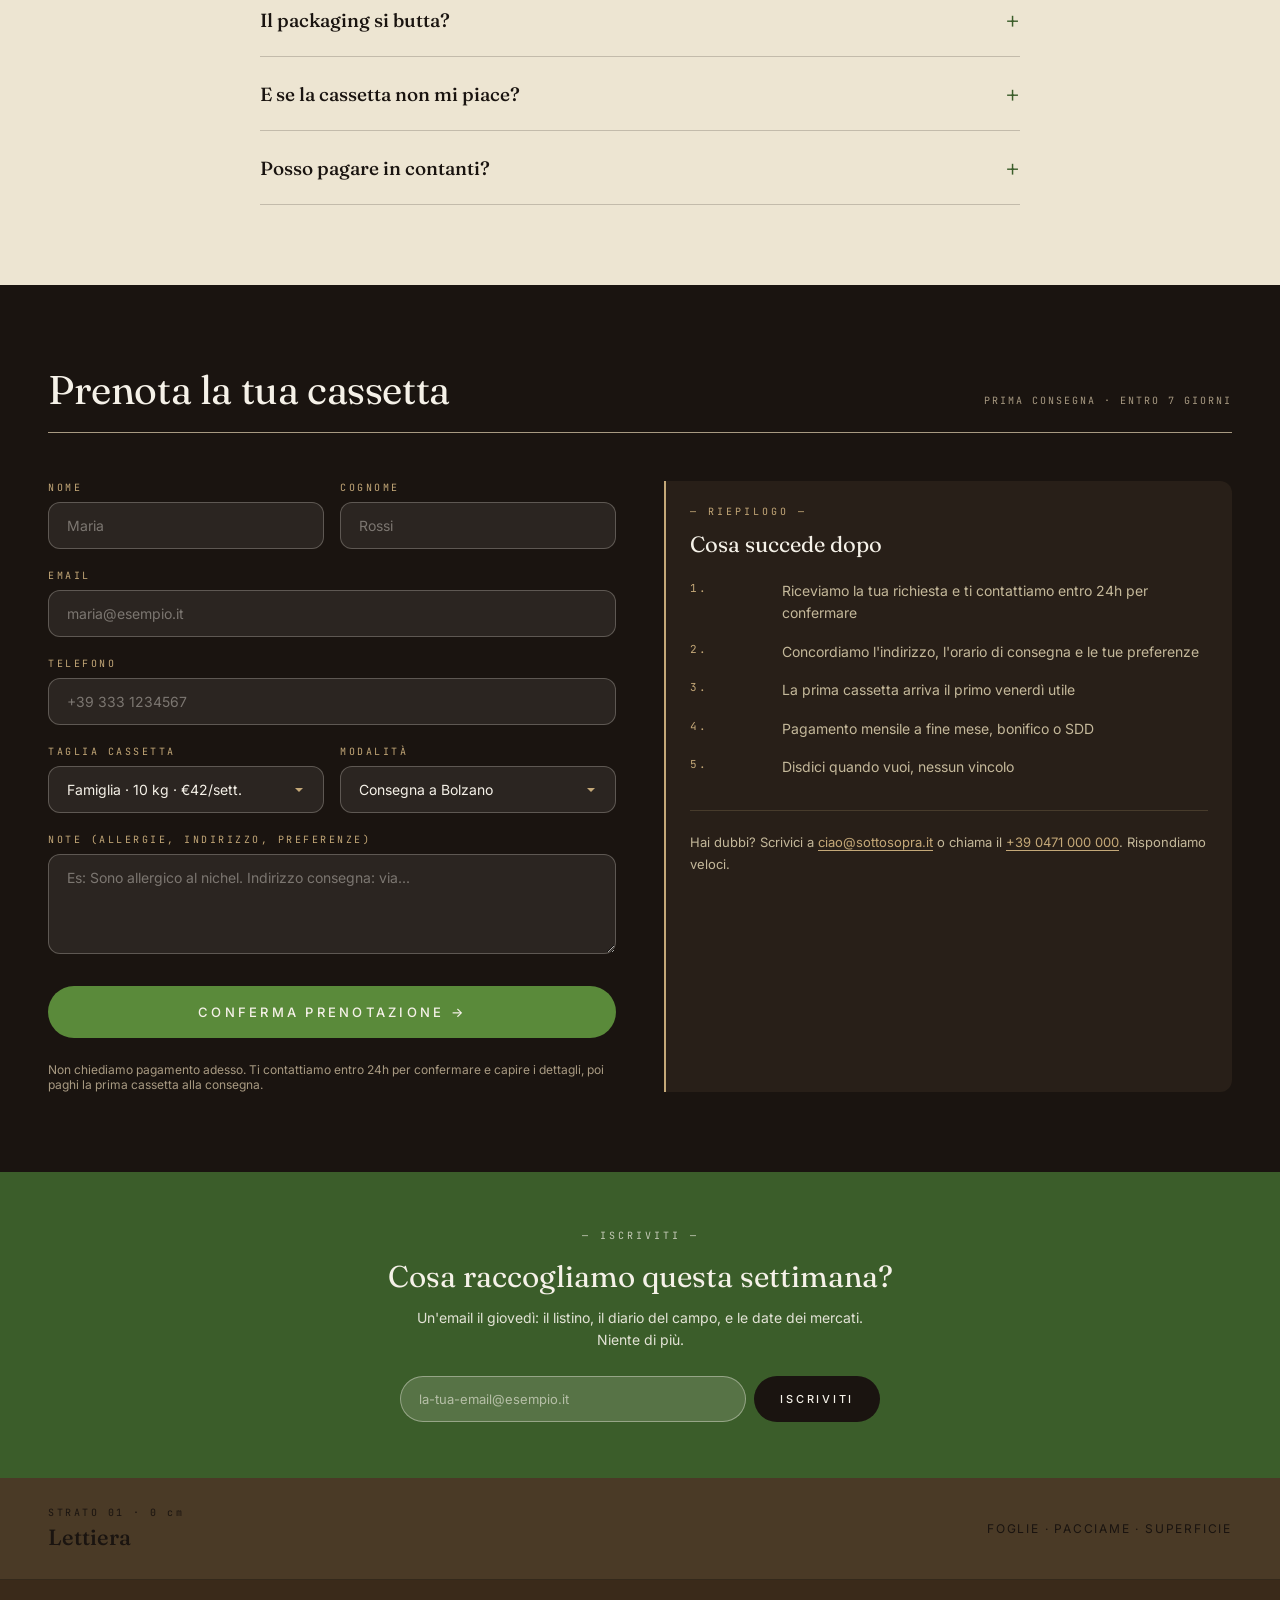
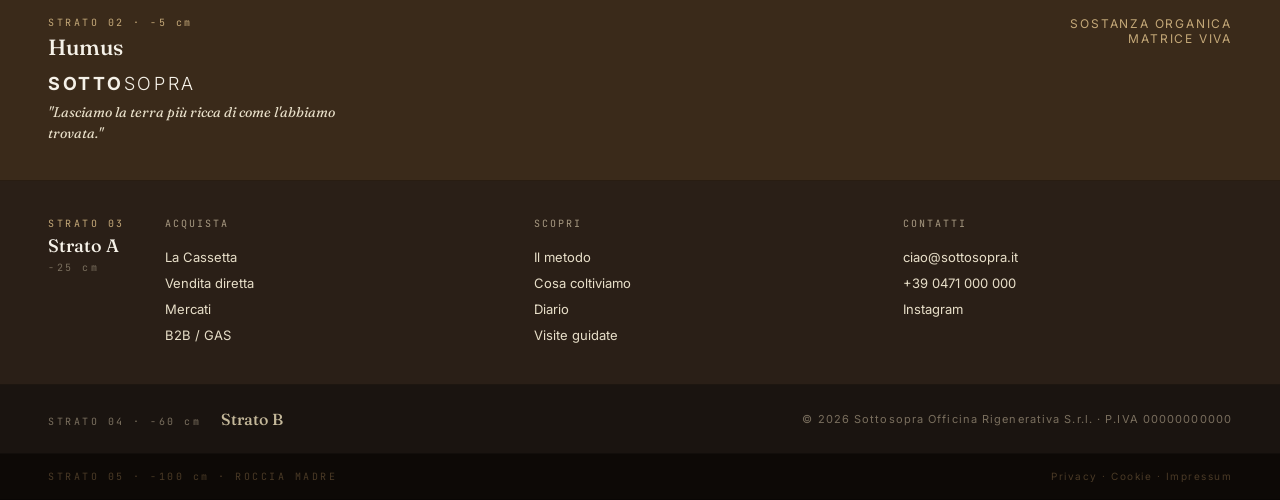
<file: cassetta.html>
<!DOCTYPE html>
<html lang="it">
<head>
<meta charset="UTF-8">
<meta name="viewport" content="width=device-width, initial-scale=1.0">
<title>La Cassetta · Sottosopra</title>
<meta name="description" content="Ogni settimana una cassetta di ortaggi rigenerativi raccolti il giorno stesso. Due taglie, consegna o ritiro, abbonamento flessibile.">

<link rel="preconnect" href="https://fonts.googleapis.com">
<link rel="preconnect" href="https://fonts.gstatic.com" crossorigin>
<link href="https://fonts.googleapis.com/css2?family=Fraunces:ital,opsz,wght@0,9..144,300;0,9..144,400;0,9..144,500;0,9..144,700;1,9..144,300;1,9..144,400&family=Inter:wght@300;400;500;600&family=JetBrains+Mono:wght@400;500&display=swap" rel="stylesheet">

<link rel="stylesheet" href="shared/style.css">
<link rel="stylesheet" href="shared/cassetta.css">
</head>
<body>

<div class="torch"></div>

<header class="header">
  <a href="index.html" class="logo">
    <strong>Sotto</strong><span class="thin">sopra</span>
    <small>OFFICINA RIGENERATIVA</small>
  </a>
  <nav class="main">
    <a href="metodo.html">Il metodo</a>
    <a href="coltiviamo.html">Cosa coltiviamo</a>
    <a href="diario.html">Diario</a>
    <a href="officina.html">Officina</a>
    <a href="contatti.html">Contatti</a>
    <a href="cassetta.html" class="btn-cta">Acquista →</a>
  </nav>
  <button class="menu-toggle" aria-label="Menu"><div></div><div></div><div></div></button>
</header>

<section class="subpage-hero cassetta-hero" data-dark="true">
  <div class="breadcrumb"><a href="index.html">Home</a> · La Cassetta</div>
  <h1>Una cassetta a settimana, <em>quella giusta</em>.</h1>
  <p class="lead">Ogni giovedì raccogliamo, laviamo e prepariamo. Il venerdì è in consegna o pronta da ritirare. Niente prima maturazione, niente fuori stagione, niente che il suolo non possa dare oggi. Semplice.</p>
  <div class="hero-stats">
    <div class="stat">
      <span class="num">52</span>
      <span class="label">consegne all'anno</span>
    </div>
    <div class="stat">
      <span class="num">14+</span>
      <span class="label">specie a settimana</span>
    </div>
    <div class="stat">
      <span class="num">0</span>
      <span class="label">trattamenti chimici</span>
    </div>
    <div class="stat">
      <span class="num">2km</span>
      <span class="label">dal campo a casa</span>
    </div>
  </div>
  <div class="horizon-divider"></div>
</section>

<section class="sizes-section">
  <div class="section-header">
    <h2>Scegli la taglia</h2>
    <span class="meta">DUE FORMATI · CAMBI O DISDICI QUANDO VUOI</span>
  </div>

  <div class="sizes-grid">
    <div class="size-card">
      <div class="size-label">Cassetta piccola · 6 kg</div>
      <h3>Per uno o due</h3>
      <div class="price-big">€28<small>/sett.</small></div>
      <div class="price-note">≈ €4,67 / kg · senza abbonamento +10%</div>
      <ul>
        <li>8–10 specie diverse ogni settimana</li>
        <li>Foglie, ortaggi, radici e un'erba aromatica</li>
        <li>Frutta di stagione quando disponibile</li>
        <li>Una ricetta scritta a mano nel cestino</li>
      </ul>
      <a href="#prenota" class="btn-primary">Prenota la piccola →</a>
    </div>

    <div class="size-card featured" data-dark="true">
      <span class="badge-feat">★ PIÙ SCELTA</span>
      <div class="size-label">Cassetta famiglia · 10 kg</div>
      <h3>Per una famiglia</h3>
      <div class="price-big">€42<small>/sett.</small></div>
      <div class="price-note">≈ €4,20 / kg · risparmi €5,4 sulla piccola</div>
      <ul>
        <li>12–14 specie diverse ogni settimana</li>
        <li>Tutto della piccola, in quantità maggiori</li>
        <li>Una sorpresa: cereale, conserva o pane</li>
        <li>Doppia razione di frutta in stagione</li>
      </ul>
      <a href="#prenota" class="btn-primary btn-primary-light">Prenota la famiglia →</a>
    </div>
  </div>

  <p style="text-align: center; font-family: var(--font-sans); font-size: 13px; color: var(--text-muted); max-width: 640px; margin: 32px auto 0; line-height: 1.7;">
    L'abbonamento è flessibile: <strong style="color: var(--text-primary); font-weight: 500;">salti una settimana</strong> quando sei in viaggio, <strong style="color: var(--text-primary); font-weight: 500;">cambi taglia</strong> di mese in mese, <strong style="color: var(--text-primary); font-weight: 500;">disdici</strong> quando vuoi. Nessun vincolo.
  </p>
</section>

<section class="how-section" id="come-funziona">
  <div class="section-header">
    <h2>Come funziona</h2>
    <span class="meta">DAL CAMPO ALLA TUA CUCINA · 4 GIORNI</span>
  </div>

  <div class="timeline">
    <div class="tl-step">
      <div class="dot">1</div>
      <div class="day">Lunedì</div>
      <h4>Confermi</h4>
      <p>Riceviamo la tua prenotazione entro lunedì sera. Se sei in viaggio, salti senza penali.</p>
    </div>
    <div class="tl-step">
      <div class="dot">2</div>
      <div class="day">Giovedì</div>
      <h4>Raccogliamo</h4>
      <p>All'alba, solo quello che è pronto. Mai magazzino, mai cella per più di 24h.</p>
    </div>
    <div class="tl-step">
      <div class="dot">3</div>
      <div class="day">Venerdì</div>
      <h4>Riceviamo</h4>
      <p>Consegna a domicilio in zona Bolzano-Bressanone, oppure ritiro in azienda.</p>
    </div>
    <div class="tl-step">
      <div class="dot">4</div>
      <div class="day">Sabato</div>
      <h4>Cucini</h4>
      <p>Trovi una scheda con la ricetta della settimana. Più una nota dal campo.</p>
    </div>
  </div>
</section>

<section class="inside-section">
  <div class="inside-grid">
    <div class="inside-illustration">
      <svg viewBox="0 0 400 480" style="width: 100%; height: 100%;" preserveAspectRatio="xMidYMid slice">
        <rect width="400" height="480" fill="#e8dfc9"/>
        <!-- crate -->
        <rect x="60" y="180" width="280" height="220" fill="#7a5a3a" stroke="#4a3a26" stroke-width="2"/>
        <line x1="60" y1="220" x2="340" y2="220" stroke="#4a3a26" stroke-width="0.5" opacity="0.6"/>
        <line x1="60" y1="270" x2="340" y2="270" stroke="#4a3a26" stroke-width="0.5" opacity="0.6"/>
        <line x1="60" y1="320" x2="340" y2="320" stroke="#4a3a26" stroke-width="0.5" opacity="0.6"/>
        <line x1="60" y1="370" x2="340" y2="370" stroke="#4a3a26" stroke-width="0.5" opacity="0.6"/>
        <line x1="130" y1="180" x2="130" y2="400" stroke="#4a3a26" stroke-width="0.5" opacity="0.6"/>
        <line x1="200" y1="180" x2="200" y2="400" stroke="#4a3a26" stroke-width="0.5" opacity="0.6"/>
        <line x1="270" y1="180" x2="270" y2="400" stroke="#4a3a26" stroke-width="0.5" opacity="0.6"/>
        <!-- veggies sticking out -->
        <circle cx="100" cy="170" r="28" fill="#a83a26"/>
        <path d="M100 142 Q92 130 84 122 M100 142 Q108 130 116 122" stroke="#3b5d2a" stroke-width="2.5" fill="none"/>
        <ellipse cx="160" cy="165" rx="22" ry="34" fill="#c4a878"/>
        <path d="M160 132 Q152 122 144 116 M160 132 Q168 122 176 116" stroke="#5a8a3a" stroke-width="2.5" fill="none"/>
        <ellipse cx="156" cy="120" rx="3" ry="8" fill="#5a8a3a"/>
        <ellipse cx="164" cy="118" rx="3" ry="8" fill="#5a8a3a"/>
        <circle cx="220" cy="170" r="18" fill="#7a2a3a"/>
        <circle cx="240" cy="172" r="14" fill="#7a2a3a"/>
        <path d="M225 152 L225 144 M238 154 L238 146" stroke="#3b5d2a" stroke-width="2"/>
        <!-- onion -->
        <ellipse cx="285" cy="172" rx="20" ry="22" fill="#d4a878"/>
        <path d="M276 154 L274 138 M285 152 L285 130 M294 154 L296 138" stroke="#3b5d2a" stroke-width="2"/>
        <!-- herb sprig -->
        <path d="M320 175 Q318 160 316 142 Q314 130 312 120" stroke="#3b5d2a" stroke-width="1.5" fill="none"/>
        <ellipse cx="316" cy="148" rx="3" ry="6" fill="#5a8a3a" transform="rotate(-30 316 148)"/>
        <ellipse cx="313" cy="135" rx="3" ry="6" fill="#5a8a3a" transform="rotate(30 313 135)"/>
        <ellipse cx="313" cy="125" rx="3" ry="6" fill="#5a8a3a" transform="rotate(-30 313 125)"/>
        <!-- label -->
        <rect x="130" y="365" width="140" height="32" rx="4" fill="#f5f1e8" stroke="#1a1410" stroke-width="0.5"/>
        <text x="200" y="382" text-anchor="middle" font-family="JetBrains Mono, monospace" font-size="11" fill="#1a1410" letter-spacing="2">SOTTOSOPRA</text>
        <text x="200" y="392" text-anchor="middle" font-family="Fraunces, Georgia, serif" font-style="italic" font-size="9" fill="#7a6f5e">famiglia · 10 kg · 12 nov</text>
        <!-- handwritten note peeking out -->
        <rect x="240" y="220" width="80" height="50" fill="#fff" stroke="#1a1410" stroke-width="0.4" transform="rotate(8 280 245)"/>
        <line x1="250" y1="232" x2="310" y2="232" stroke="#7a6f5e" stroke-width="0.4" transform="rotate(8 280 232)"/>
        <line x1="250" y1="240" x2="305" y2="240" stroke="#7a6f5e" stroke-width="0.4" transform="rotate(8 277 240)"/>
        <line x1="250" y1="248" x2="295" y2="248" stroke="#7a6f5e" stroke-width="0.4" transform="rotate(8 272 248)"/>
        <line x1="250" y1="256" x2="300" y2="256" stroke="#7a6f5e" stroke-width="0.4" transform="rotate(8 275 256)"/>
        <text x="280" y="218" text-anchor="middle" font-family="Fraunces" font-size="8" font-style="italic" fill="#7a6f5e" transform="rotate(8 280 218)">ricetta</text>
      </svg>
    </div>
    <div class="inside-content">
      <div style="font-family: var(--font-mono); font-size: 10px; letter-spacing: 0.3em; color: var(--text-muted); margin-bottom: 12px;">— COSA TROVI DENTRO —</div>
      <h2>Una cassetta non è solo verdura.</h2>
      <p class="lead">È un piccolo rito settimanale. Apri il coperchio e scopri cosa il campo ha deciso di darti questa volta.</p>
      <ul class="inside-list">
        <li>
          <span class="ico">8–14</span>
          <span class="txt">
            <strong>Specie diverse</strong>
            Mai due settimane uguali. La biodiversità del campo finisce sulla tua tavola.
          </span>
        </li>
        <li>
          <span class="ico">24h</span>
          <span class="txt">
            <strong>Dalla raccolta a casa</strong>
            Niente celle, niente magazzino. Quello che mangi è stato in terra ieri.
          </span>
        </li>
        <li>
          <span class="ico">RICETTA</span>
          <span class="txt">
            <strong>Una scheda scritta a mano</strong>
            Cosa fare con la verdura strana che non avevi mai cucinato.
          </span>
        </li>
        <li>
          <span class="ico">DIARIO</span>
          <span class="txt">
            <strong>Una nota dal campo</strong>
            Cosa è successo quella settimana: il temporale, il lombrico, il fungo nuovo.
          </span>
        </li>
        <li>
          <span class="ico">EXTRA</span>
          <span class="txt">
            <strong>Sorprese stagionali</strong>
            Una conserva nostra, un pane di un fornaio amico, un vasetto di miele.
          </span>
        </li>
      </ul>
    </div>
  </div>
</section>

<section class="faq-section" id="faq">
  <div class="section-header">
    <h2>Domande frequenti</h2>
    <span class="meta">SE NON TROVI LA RISPOSTA · CIAO@SOTTOSOPRA.IT</span>
  </div>
  <div class="faq-list">
    <details class="faq-item">
      <summary>Posso scegliere io cosa mettere nella cassetta?</summary>
      <div class="faq-body">
        No, e te lo diciamo subito. La cassetta Sottosopra è il <em>contrario</em> della spesa al supermercato: scegliamo noi in base a cosa il campo dà oggi. È esattamente questo il punto. Però se hai allergie o intolleranze gravi (es. nichel, latte) ce lo dici e adattiamo. Se proprio non sopporti una cosa, la togliamo e mettiamo dell'altro al suo posto.
      </div>
    </details>
    <details class="faq-item">
      <summary>Cosa succede se sono in viaggio?</summary>
      <div class="faq-body">
        Niente. Salti la settimana e non paghi. Basta avvisare entro il lunedì sera. Puoi saltare quante settimane vuoi, l'abbonamento riparte quando torni.
      </div>
    </details>
    <details class="faq-item">
      <summary>Dove consegnate?</summary>
      <div class="faq-body">
        Bolzano città e dintorni (entro 15 km) il venerdì pomeriggio, gratis. Bressanone e Merano il sabato mattina con un piccolo contributo (€3 a consegna). Per chi è fuori zona o vuole risparmiare, è sempre disponibile il <strong>ritiro in azienda</strong> al mercoledì o sabato.
      </div>
    </details>
    <details class="faq-item">
      <summary>D'inverno cosa c'è nella cassetta?</summary>
      <div class="faq-body">
        Tutto quello che il suolo dà a freddo: cavoli (cappuccio, riccio, nero), radici (carote, pastinaca, topinambur), foglie da costa (bietola, cicoria, valerianella), porri, finocchi, e zucche conservate dalla raccolta autunnale. Più conserve nostre fatte in estate (passate, sott'olio, marmellate). Nessuna cassetta è povera, semplicemente è diversa.
      </div>
    </details>
    <details class="faq-item">
      <summary>Posso regalare un abbonamento?</summary>
      <div class="faq-body">
        Sì, e la chiamiamo "cassetta in dote". Scrivici per email indicando per quante settimane (minimo 4) e a chi va recapitata. Riceviamo la tua dedica scritta a mano e la mettiamo nella prima consegna. Costo come da listino, nessun extra.
      </div>
    </details>
    <details class="faq-item">
      <summary>Il packaging si butta?</summary>
      <div class="faq-body">
        No. La cassetta è in legno, riutilizzabile, e te la riprendiamo alla consegna successiva. Carta del pane e barattoli vengono ritirati e rilavati. Per chi ritira in azienda, deposito cauzionale di €10 per la cassetta che riprendi quando finisci.
      </div>
    </details>
    <details class="faq-item">
      <summary>E se la cassetta non mi piace?</summary>
      <div class="faq-body">
        La prima settimana è di prova. Se non ti convince, basta dirlo entro la domenica successiva: ti rimborsiamo per intero la prima cassetta e disdiciamo. Senza domande, senza imbarazzi. Per le settimane seguenti, qualsiasi problema specifico (un ortaggio andato a male, una quantità sbagliata) lo sistemiamo nella consegna successiva.
      </div>
    </details>
    <details class="faq-item">
      <summary>Posso pagare in contanti?</summary>
      <div class="faq-body">
        Sì, in azienda. Per le consegne preferiamo bonifico mensile o SDD: meno carta, meno burocrazia, meno errori. Su richiesta accettiamo anche fattura per partita IVA.
      </div>
    </details>
  </div>
</section>

<section class="reserve-section" data-dark="true" id="prenota">
  <div class="section-header dark">
    <h2>Prenota la tua cassetta</h2>
    <span class="meta">PRIMA CONSEGNA · ENTRO 7 GIORNI</span>
  </div>

  <div class="reserve-grid">
    <form class="reserve-form" onsubmit="event.preventDefault(); alert('Grazie! Ti contatteremo entro 24 ore per confermare.');">
      <div class="form-row cols-2">
        <div class="form-row">
          <label for="nome">Nome</label>
          <input type="text" id="nome" name="nome" placeholder="Maria" required>
        </div>
        <div class="form-row">
          <label for="cognome">Cognome</label>
          <input type="text" id="cognome" name="cognome" placeholder="Rossi" required>
        </div>
      </div>
      <div class="form-row">
        <label for="email">Email</label>
        <input type="email" id="email" name="email" placeholder="maria@esempio.it" required>
      </div>
      <div class="form-row">
        <label for="tel">Telefono</label>
        <input type="tel" id="tel" name="tel" placeholder="+39 333 1234567">
      </div>
      <div class="form-row cols-2">
        <div class="form-row">
          <label for="taglia">Taglia cassetta</label>
          <select id="taglia" name="taglia" required>
            <option value="piccola">Piccola · 6 kg · €28/sett.</option>
            <option value="famiglia" selected>Famiglia · 10 kg · €42/sett.</option>
          </select>
        </div>
        <div class="form-row">
          <label for="modalita">Modalità</label>
          <select id="modalita" name="modalita" required>
            <option value="ritiro">Ritiro in azienda</option>
            <option value="bz" selected>Consegna a Bolzano</option>
            <option value="bx">Consegna a Bressanone (+€3)</option>
            <option value="me">Consegna a Merano (+€3)</option>
          </select>
        </div>
      </div>
      <div class="form-row">
        <label for="note">Note (allergie, indirizzo, preferenze)</label>
        <textarea id="note" name="note" placeholder="Es: Sono allergico al nichel. Indirizzo consegna: via..."></textarea>
      </div>
      <button type="submit" class="form-submit">Conferma prenotazione →</button>
      <p style="font-family: var(--font-sans); font-size: 12px; color: #a89a82; margin-top: 4px;">Non chiediamo pagamento adesso. Ti contattiamo entro 24h per confermare e capire i dettagli, poi paghi la prima cassetta alla consegna.</p>
    </form>

    <div class="form-info">
      <div class="pre">— RIEPILOGO —</div>
      <h4>Cosa succede dopo</h4>
      <ul>
        <li><strong>1.</strong> Riceviamo la tua richiesta e ti contattiamo entro 24h per confermare</li>
        <li><strong>2.</strong> Concordiamo l'indirizzo, l'orario di consegna e le tue preferenze</li>
        <li><strong>3.</strong> La prima cassetta arriva il primo venerdì utile</li>
        <li><strong>4.</strong> Pagamento mensile a fine mese, bonifico o SDD</li>
        <li><strong>5.</strong> Disdici quando vuoi, nessun vincolo</li>
      </ul>
      <div style="margin-top: 24px; padding-top: 20px; border-top: 0.5px solid rgba(196,168,120,0.2); font-family: var(--font-sans); font-size: 13px; line-height: 1.7; color: var(--text-on-dark-muted);">
        Hai dubbi? Scrivici a <a href="mailto:ciao@sottosopra.it" style="color: var(--accent-soft); border-bottom: 1px solid var(--accent-soft);">ciao@sottosopra.it</a> o chiama il <a href="tel:+390471000000" style="color: var(--accent-soft); border-bottom: 1px solid var(--accent-soft);">+39 0471 000 000</a>. Rispondiamo veloci.
      </div>
    </div>
  </div>
</section>

<section class="newsletter" data-dark="true">
  <p class="pre">— ISCRIVITI —</p>
  <h3>Cosa raccogliamo questa settimana?</h3>
  <p>Un'email il giovedì: il listino, il diario del campo, e le date dei mercati. Niente di più.</p>
  <form onsubmit="event.preventDefault(); alert('Grazie! Ti scriveremo presto.');">
    <input type="email" placeholder="la-tua-email@esempio.it" required>
    <button type="submit">Iscriviti</button>
  </form>
</section>

<footer>
  <div class="strato s1">
    <div class="strato-row">
      <div>
        <div class="label">STRATO 01 · 0 cm</div>
        <div class="name">Lettiera</div>
      </div>
      <div class="desc">Foglie · pacciame · superficie</div>
    </div>
  </div>
  <div class="strato s2">
    <div class="humus-content">
      <div class="humus-text">
        <div class="label">STRATO 02 · −5 cm</div>
        <div class="name">Humus</div>
        <div class="logo-line"><strong>Sotto</strong><span style="font-weight:300;">sopra</span></div>
        <p class="quote">"Lasciamo la terra più ricca di come l'abbiamo trovata."</p>
      </div>
      <div class="humus-meta">Sostanza organica<br>matrice viva</div>
    </div>
  </div>
  <div class="strato s3">
    <div class="footer-cols">
      <div class="strato-label-col">
        <div class="label">STRATO 03</div>
        <div class="name">Strato A</div>
        <div class="label" style="margin-top: 4px; color: var(--text-muted);">−25 cm</div>
      </div>
      <div class="col-acquista">
        <div class="col-label">ACQUISTA</div>
        <div class="col-list">
          <a href="cassetta.html">La Cassetta</a>
          <a href="officina.html#vendita-diretta">Vendita diretta</a>
          <a href="officina.html#mercati">Mercati</a>
          <a href="contatti.html#b2b">B2B / GAS</a>
        </div>
      </div>
      <div class="col-scopri">
        <div class="col-label">SCOPRI</div>
        <div class="col-list">
          <a href="metodo.html">Il metodo</a>
          <a href="coltiviamo.html">Cosa coltiviamo</a>
          <a href="diario.html">Diario</a>
          <a href="officina.html#visite">Visite guidate</a>
        </div>
      </div>
      <div class="col-contatti">
        <div class="col-label">CONTATTI</div>
        <div class="col-list">
          <a href="mailto:ciao@sottosopra.it">ciao@sottosopra.it</a>
          <a href="tel:+390471000000">+39 0471 000 000</a>
          <a>Instagram</a>
        </div>
      </div>
    </div>
  </div>
  <div class="strato s4">
    <div class="strato-row">
      <div>
        <span class="label">STRATO 04 · −60 cm</span>
        <span class="name">Strato B</span>
      </div>
      <div class="copy">© 2026 Sottosopra Officina Rigenerativa S.r.l. · P.IVA 00000000000</div>
    </div>
  </div>
  <div class="strato s5">
    <div class="strato-row">
      <span class="label">STRATO 05 · −100 cm · ROCCIA MADRE</span>
      <span class="privacy">Privacy · Cookie · Impressum</span>
    </div>
  </div>
</footer>

<script src="shared/main.js"></script>
</body>
</html>
</file>
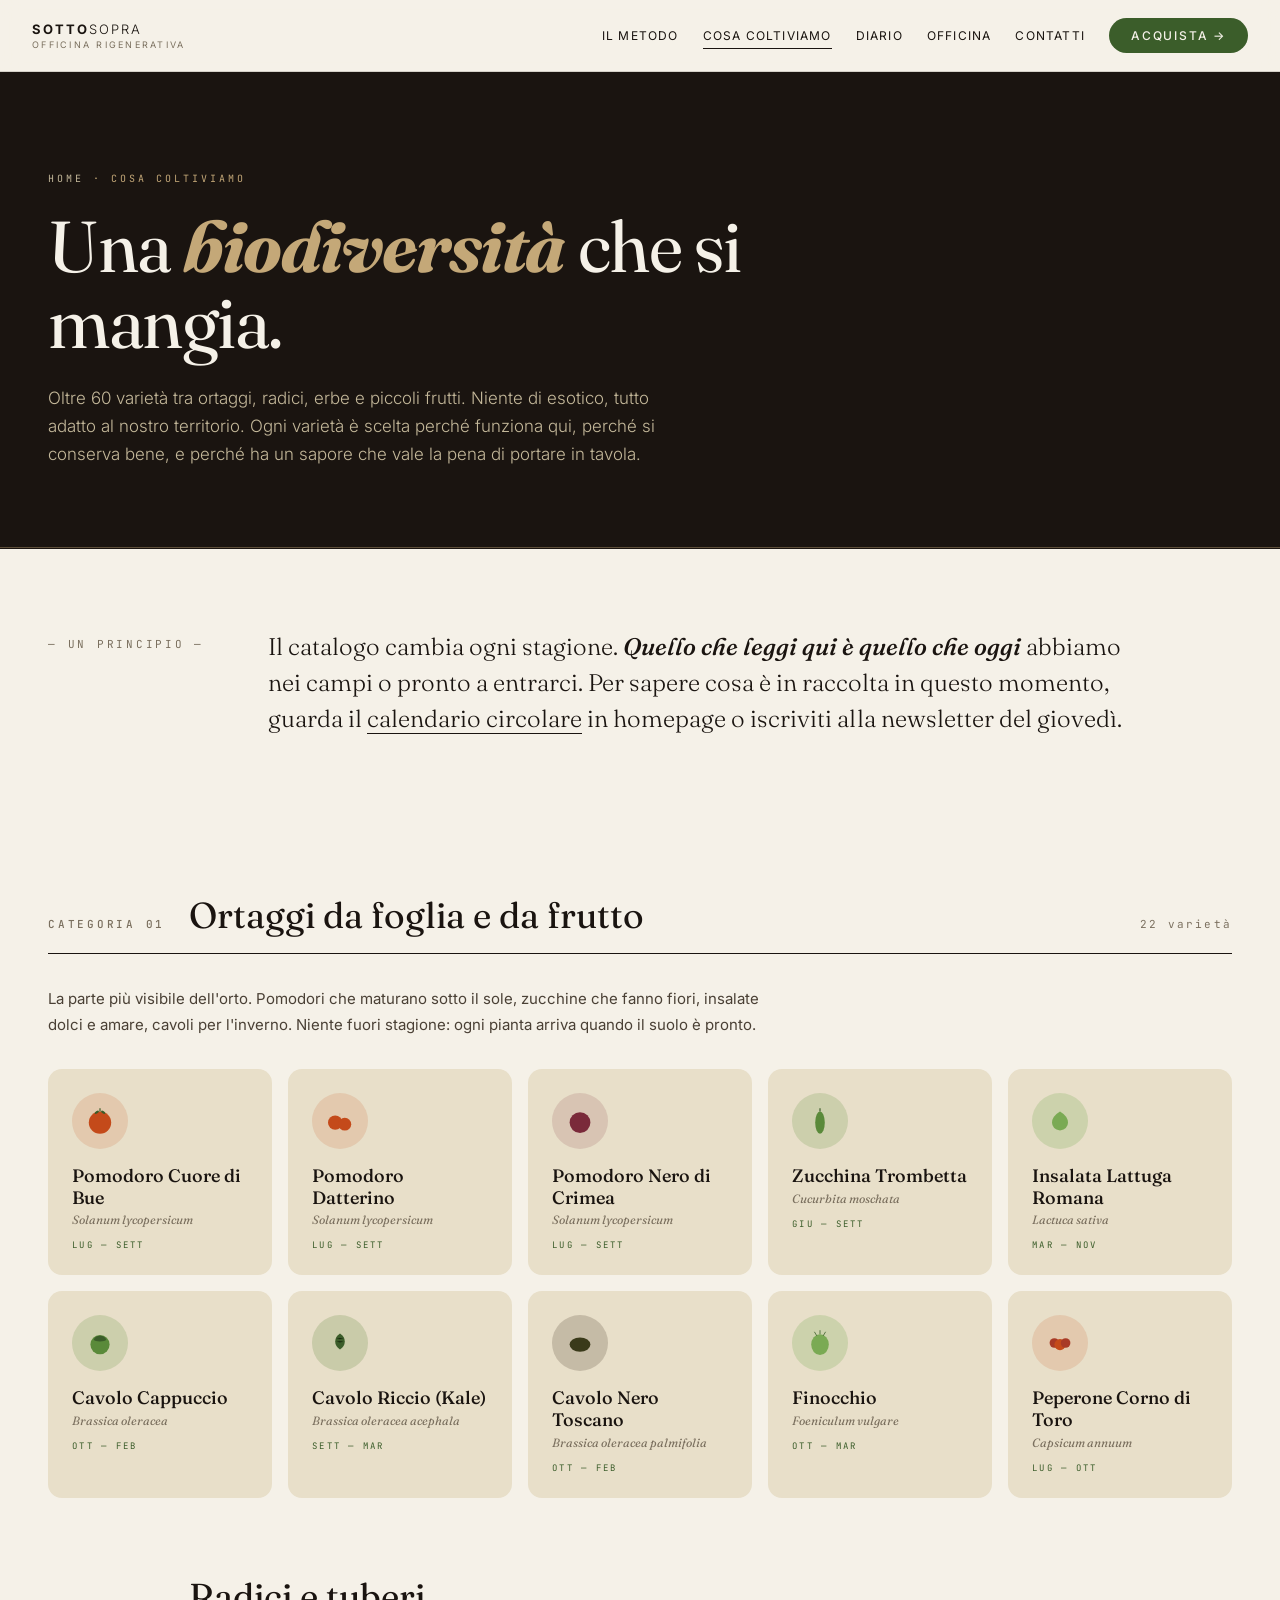
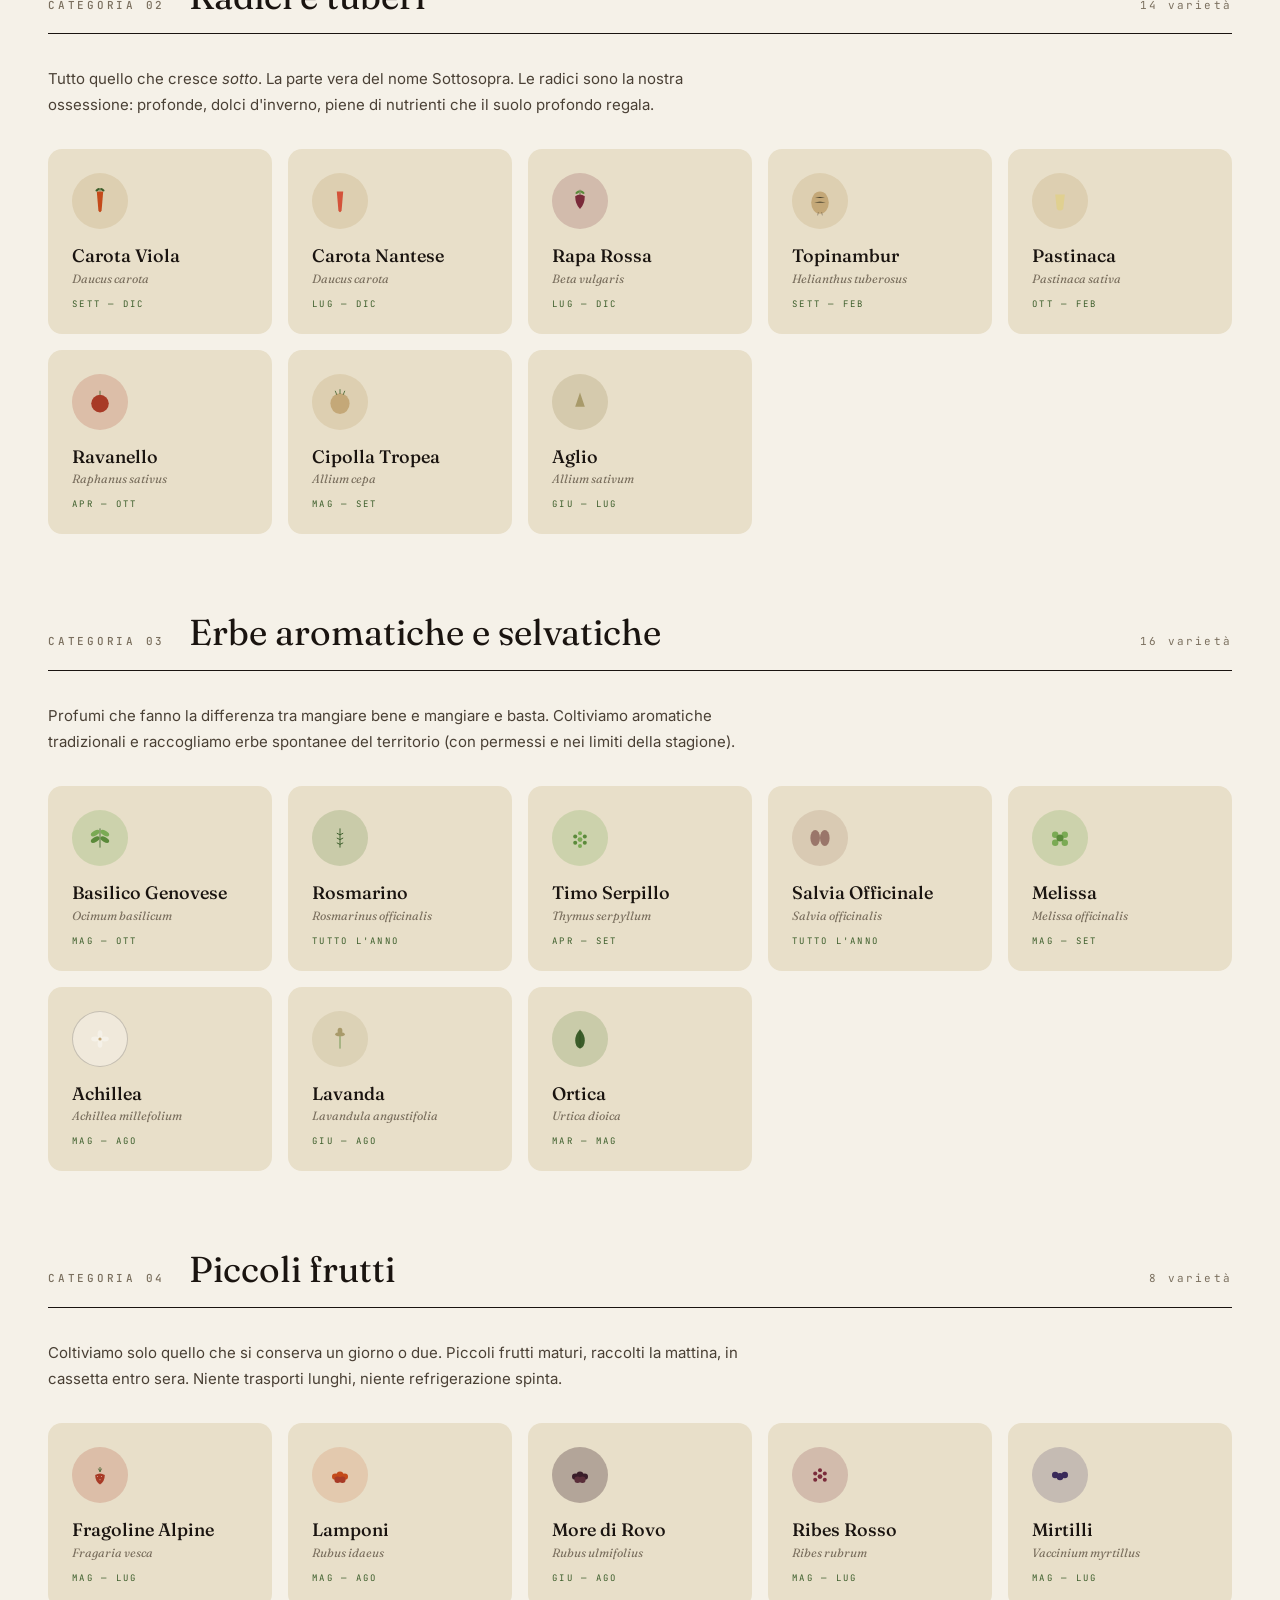
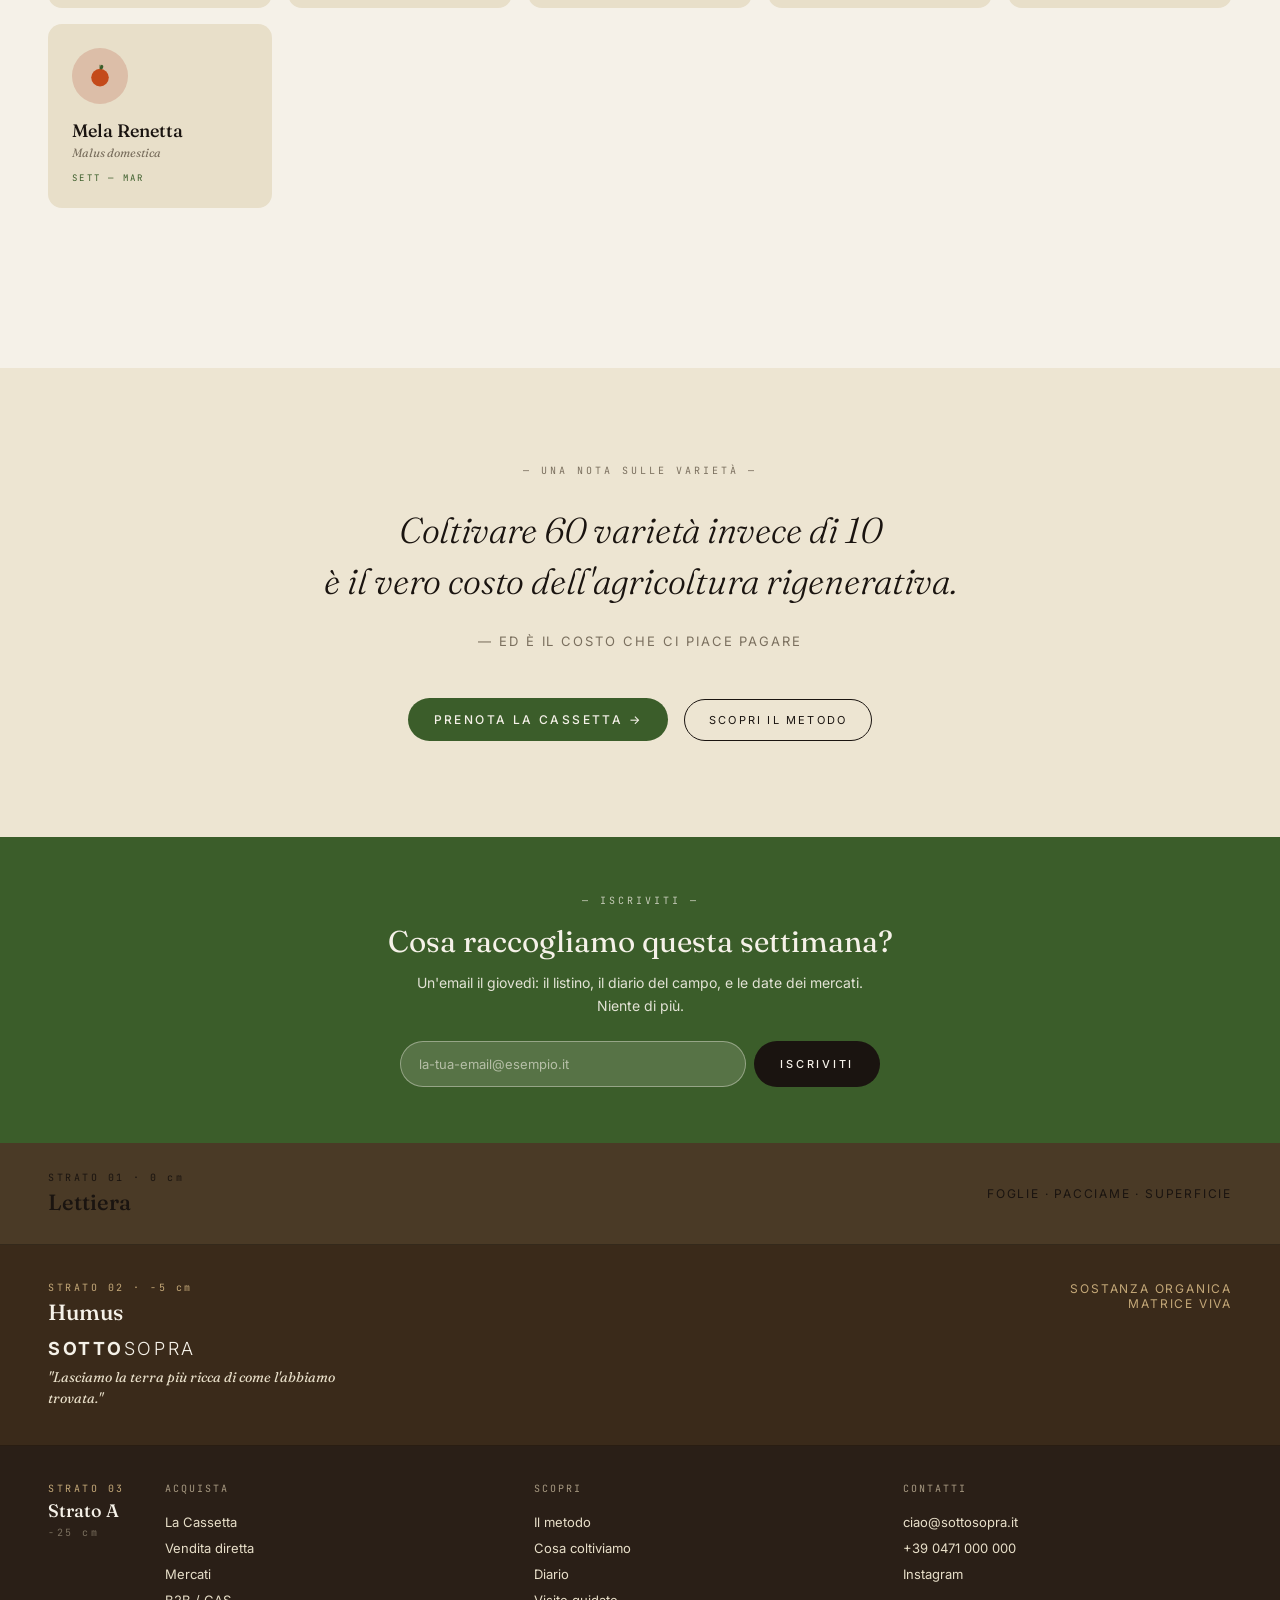
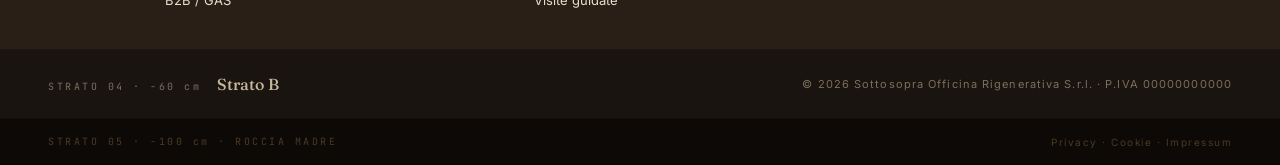
<file: coltiviamo.html>
<!DOCTYPE html>
<html lang="it">
<head>
<meta charset="UTF-8">
<meta name="viewport" content="width=device-width, initial-scale=1.0">
<title>Cosa coltiviamo · Sottosopra</title>
<meta name="description" content="Il catalogo completo di Sottosopra: ortaggi, radici, erbe, frutti. Stagionali, biologici, antichi e adatti al nostro territorio.">

<link rel="preconnect" href="https://fonts.googleapis.com">
<link rel="preconnect" href="https://fonts.gstatic.com" crossorigin>
<link href="https://fonts.googleapis.com/css2?family=Fraunces:ital,opsz,wght@0,9..144,300;0,9..144,400;0,9..144,500;0,9..144,700;1,9..144,300;1,9..144,400&family=Inter:wght@300;400;500;600&family=JetBrains+Mono:wght@400;500&display=swap" rel="stylesheet">

<link rel="stylesheet" href="shared/style.css">
<link rel="stylesheet" href="shared/editorial.css">
</head>
<body>

<div class="torch"></div>

<header class="header">
  <a href="index.html" class="logo">
    <strong>Sotto</strong><span class="thin">sopra</span>
    <small>OFFICINA RIGENERATIVA</small>
  </a>
  <nav class="main">
    <a href="metodo.html">Il metodo</a>
    <a href="coltiviamo.html" class="active">Cosa coltiviamo</a>
    <a href="diario.html">Diario</a>
    <a href="officina.html">Officina</a>
    <a href="contatti.html">Contatti</a>
    <a href="cassetta.html" class="btn-cta">Acquista →</a>
  </nav>
  <button class="menu-toggle" aria-label="Menu"><div></div><div></div><div></div></button>
</header>

<section class="subpage-hero" data-dark="true">
  <div class="breadcrumb"><a href="index.html">Home</a> · Cosa coltiviamo</div>
  <h1>Una <em>biodiversità</em> che si mangia.</h1>
  <p class="lead">Oltre 60 varietà tra ortaggi, radici, erbe e piccoli frutti. Niente di esotico, tutto adatto al nostro territorio. Ogni varietà è scelta perché funziona qui, perché si conserva bene, e perché ha un sapore che vale la pena di portare in tavola.</p>
  <div class="horizon-divider"></div>
</section>

<section class="intro-block">
  <div class="intro-grid">
    <div class="intro-meta">— UN PRINCIPIO —</div>
    <div class="intro-text">
      Il catalogo cambia ogni stagione. <strong>Quello che leggi qui è quello che <em>oggi</em></strong> abbiamo nei campi o pronto a entrarci. Per sapere cosa è in raccolta in questo momento, guarda il <a href="index.html#cosa-coltiviamo" style="border-bottom: 1px solid;">calendario circolare</a> in homepage o iscriviti alla newsletter del giovedì.
    </div>
  </div>
</section>

<section class="catalog-section">
  <!-- ORTAGGI -->
  <div class="category-block">
    <div class="category-header">
      <span class="cat-num">CATEGORIA 01</span>
      <h2>Ortaggi da foglia e da frutto</h2>
      <span class="count">22 varietà</span>
    </div>
    <p class="cat-intro">La parte più visibile dell'orto. Pomodori che maturano sotto il sole, zucchine che fanno fiori, insalate dolci e amare, cavoli per l'inverno. Niente fuori stagione: ogni pianta arriva quando il suolo è pronto.</p>
    <div class="product-grid">
      <div class="product-card">
        <div class="swatch" style="background: rgba(196,74,26,0.15);">
          <svg viewBox="0 0 40 40" style="width: 32px; height: 32px;"><circle cx="20" cy="22" r="14" fill="#c44a1a"/><path d="M20 8 L20 4" stroke="#3b5d2a" stroke-width="1.5"/><ellipse cx="16" cy="9" rx="3" ry="1.5" fill="#3b5d2a" transform="rotate(-30 16 9)"/><ellipse cx="24" cy="9" rx="3" ry="1.5" fill="#3b5d2a" transform="rotate(30 24 9)"/></svg>
        </div>
        <h3>Pomodoro Cuore di Bue</h3>
        <p class="latin">Solanum lycopersicum</p>
        <p class="season">Lug — Sett</p>
      </div>
      <div class="product-card">
        <div class="swatch" style="background: rgba(196,74,26,0.15);">
          <svg viewBox="0 0 40 40" style="width: 32px; height: 32px;"><circle cx="14" cy="22" r="9" fill="#c44a1a"/><circle cx="26" cy="24" r="8" fill="#c44a1a"/></svg>
        </div>
        <h3>Pomodoro Datterino</h3>
        <p class="latin">Solanum lycopersicum</p>
        <p class="season">Lug — Sett</p>
      </div>
      <div class="product-card">
        <div class="swatch" style="background: rgba(122,42,58,0.15);">
          <svg viewBox="0 0 40 40" style="width: 32px; height: 32px;"><circle cx="20" cy="22" r="13" fill="#7a2a3a"/></svg>
        </div>
        <h3>Pomodoro Nero di Crimea</h3>
        <p class="latin">Solanum lycopersicum</p>
        <p class="season">Lug — Sett</p>
      </div>
      <div class="product-card">
        <div class="swatch" style="background: rgba(90,138,58,0.2);">
          <svg viewBox="0 0 40 40" style="width: 32px; height: 32px;"><ellipse cx="20" cy="22" rx="6" ry="14" fill="#5a8a3a"/><path d="M20 8 L20 4" stroke="#3b5d2a" stroke-width="1.5"/></svg>
        </div>
        <h3>Zucchina Trombetta</h3>
        <p class="latin">Cucurbita moschata</p>
        <p class="season">Giu — Sett</p>
      </div>
      <div class="product-card">
        <div class="swatch" style="background: rgba(122,170,84,0.25);">
          <svg viewBox="0 0 40 40" style="width: 32px; height: 32px;"><path d="M20 8 Q10 14 10 22 Q10 30 20 32 Q30 30 30 22 Q30 14 20 8 Z" fill="#7aaa54"/></svg>
        </div>
        <h3>Insalata Lattuga Romana</h3>
        <p class="latin">Lactuca sativa</p>
        <p class="season">Mar — Nov</p>
      </div>
      <div class="product-card">
        <div class="swatch" style="background: rgba(90,138,58,0.2);">
          <svg viewBox="0 0 40 40" style="width: 32px; height: 32px;"><circle cx="20" cy="22" r="12" fill="#5a8a3a"/><path d="M20 11 Q14 11 12 16 Q14 18 20 18 Q26 18 28 16 Q26 11 20 11" fill="#3b5d2a"/></svg>
        </div>
        <h3>Cavolo Cappuccio</h3>
        <p class="latin">Brassica oleracea</p>
        <p class="season">Ott — Feb</p>
      </div>
      <div class="product-card">
        <div class="swatch" style="background: rgba(74,122,42,0.2);">
          <svg viewBox="0 0 40 40" style="width: 32px; height: 32px;"><path d="M20 8 Q14 12 14 18 Q14 24 20 28 Q26 24 26 18 Q26 12 20 8" fill="#3b5d2a"/><path d="M16 14 Q20 16 24 14 M16 18 Q20 20 24 18" stroke="#2a4a1a" stroke-width="0.6"/></svg>
        </div>
        <h3>Cavolo Riccio (Kale)</h3>
        <p class="latin">Brassica oleracea acephala</p>
        <p class="season">Sett — Mar</p>
      </div>
      <div class="product-card">
        <div class="swatch" style="background: rgba(58,42,26,0.2);">
          <svg viewBox="0 0 40 40" style="width: 32px; height: 32px;"><ellipse cx="20" cy="22" rx="13" ry="9" fill="#3a3a1a"/></svg>
        </div>
        <h3>Cavolo Nero Toscano</h3>
        <p class="latin">Brassica oleracea palmifolia</p>
        <p class="season">Ott — Feb</p>
      </div>
      <div class="product-card">
        <div class="swatch" style="background: rgba(122,170,84,0.25);">
          <svg viewBox="0 0 40 40" style="width: 32px; height: 32px;"><ellipse cx="20" cy="22" rx="11" ry="13" fill="#7aaa54"/><path d="M20 9 L20 4 M16 11 L13 6 M24 11 L27 6" stroke="#3b5d2a" stroke-width="1"/></svg>
        </div>
        <h3>Finocchio</h3>
        <p class="latin">Foeniculum vulgare</p>
        <p class="season">Ott — Mar</p>
      </div>
      <div class="product-card">
        <div class="swatch" style="background: rgba(196,74,26,0.15);">
          <svg viewBox="0 0 40 40" style="width: 32px; height: 32px;"><circle cx="13" cy="20" r="6" fill="#a83a26"/><circle cx="20" cy="22" r="7" fill="#c44a1a"/><circle cx="27" cy="20" r="6" fill="#a83a26"/></svg>
        </div>
        <h3>Peperone Corno di Toro</h3>
        <p class="latin">Capsicum annuum</p>
        <p class="season">Lug — Ott</p>
      </div>
    </div>
  </div>

  <!-- RADICI -->
  <div class="category-block">
    <div class="category-header">
      <span class="cat-num">CATEGORIA 02</span>
      <h2>Radici e tuberi</h2>
      <span class="count">14 varietà</span>
    </div>
    <p class="cat-intro">Tutto quello che cresce <em>sotto</em>. La parte vera del nome Sottosopra. Le radici sono la nostra ossessione: profonde, dolci d'inverno, piene di nutrienti che il suolo profondo regala.</p>
    <div class="product-grid">
      <div class="product-card">
        <div class="swatch" style="background: rgba(196,168,120,0.3);">
          <svg viewBox="0 0 40 40" style="width: 32px; height: 32px;"><path d="M16 8 L24 8 L22 32 Q20 36 18 32 Z" fill="#c44a1a"/><path d="M20 8 L20 4" stroke="#3b5d2a" stroke-width="1"/><ellipse cx="17" cy="6" rx="3" ry="1.5" fill="#3b5d2a" transform="rotate(-30 17 6)"/><ellipse cx="23" cy="6" rx="3" ry="1.5" fill="#3b5d2a" transform="rotate(30 23 6)"/></svg>
        </div>
        <h3>Carota Viola</h3>
        <p class="latin">Daucus carota</p>
        <p class="season">Sett — Dic</p>
      </div>
      <div class="product-card">
        <div class="swatch" style="background: rgba(196,168,120,0.3);">
          <svg viewBox="0 0 40 40" style="width: 32px; height: 32px;"><path d="M16 8 L24 8 L22 32 Q20 36 18 32 Z" fill="#d4533a"/></svg>
        </div>
        <h3>Carota Nantese</h3>
        <p class="latin">Daucus carota</p>
        <p class="season">Lug — Dic</p>
      </div>
      <div class="product-card">
        <div class="swatch" style="background: rgba(122,42,58,0.2);">
          <svg viewBox="0 0 40 40" style="width: 32px; height: 32px;"><path d="M14 14 Q14 24 20 30 Q26 24 26 14 Q20 10 14 14 Z" fill="#7a2a3a"/><path d="M20 12 L20 6" stroke="#3b5d2a" stroke-width="1"/><ellipse cx="17" cy="9" rx="3" ry="1.5" fill="#5a8a3a" transform="rotate(-30 17 9)"/><ellipse cx="23" cy="9" rx="3" ry="1.5" fill="#5a8a3a" transform="rotate(30 23 9)"/></svg>
        </div>
        <h3>Rapa Rossa</h3>
        <p class="latin">Beta vulgaris</p>
        <p class="season">Lug — Dic</p>
      </div>
      <div class="product-card">
        <div class="swatch" style="background: rgba(196,168,120,0.3);">
          <svg viewBox="0 0 40 40" style="width: 32px; height: 32px;"><ellipse cx="20" cy="22" rx="11" ry="14" fill="#c4a878"/><path d="M14 16 Q20 14 26 16 M13 22 Q20 20 27 22" stroke="#a89a6a" stroke-width="0.4"/><line x1="18" y1="34" x2="17" y2="38" stroke="#1a1410" stroke-width="0.4"/><line x1="22" y1="34" x2="23" y2="38" stroke="#1a1410" stroke-width="0.4"/></svg>
        </div>
        <h3>Topinambur</h3>
        <p class="latin">Helianthus tuberosus</p>
        <p class="season">Sett — Feb</p>
      </div>
      <div class="product-card">
        <div class="swatch" style="background: rgba(196,168,120,0.3);">
          <svg viewBox="0 0 40 40" style="width: 32px; height: 32px;"><path d="M14 12 L26 12 L24 30 Q20 34 16 30 Z" fill="#e0d090"/></svg>
        </div>
        <h3>Pastinaca</h3>
        <p class="latin">Pastinaca sativa</p>
        <p class="season">Ott — Feb</p>
      </div>
      <div class="product-card">
        <div class="swatch" style="background: rgba(168,58,38,0.2);">
          <svg viewBox="0 0 40 40" style="width: 32px; height: 32px;"><circle cx="20" cy="22" r="11" fill="#a83a26"/><path d="M20 11 L20 6" stroke="#3b5d2a" stroke-width="1"/></svg>
        </div>
        <h3>Ravanello</h3>
        <p class="latin">Raphanus sativus</p>
        <p class="season">Apr — Ott</p>
      </div>
      <div class="product-card">
        <div class="swatch" style="background: rgba(196,168,120,0.3);">
          <svg viewBox="0 0 40 40" style="width: 32px; height: 32px;"><ellipse cx="20" cy="22" rx="12" ry="13" fill="#c4a878"/><path d="M16 11 L14 6 M20 10 L20 4 M24 11 L26 6" stroke="#3b5d2a" stroke-width="1"/></svg>
        </div>
        <h3>Cipolla Tropea</h3>
        <p class="latin">Allium cepa</p>
        <p class="season">Mag — Set</p>
      </div>
      <div class="product-card">
        <div class="swatch" style="background: rgba(168,154,106,0.3);">
          <svg viewBox="0 0 40 40" style="width: 32px; height: 32px;"><path d="M14 26 L20 8 L26 26 Z" fill="#a89a6a"/></svg>
        </div>
        <h3>Aglio</h3>
        <p class="latin">Allium sativum</p>
        <p class="season">Giu — Lug</p>
      </div>
    </div>
  </div>

  <!-- ERBE -->
  <div class="category-block">
    <div class="category-header">
      <span class="cat-num">CATEGORIA 03</span>
      <h2>Erbe aromatiche e selvatiche</h2>
      <span class="count">16 varietà</span>
    </div>
    <p class="cat-intro">Profumi che fanno la differenza tra mangiare bene e mangiare e basta. Coltiviamo aromatiche tradizionali e raccogliamo erbe spontanee del territorio (con permessi e nei limiti della stagione).</p>
    <div class="product-grid">
      <div class="product-card">
        <div class="swatch" style="background: rgba(122,170,84,0.25);">
          <svg viewBox="0 0 40 40" style="width: 32px; height: 32px;"><path d="M20 32 L20 8" stroke="#3b5d2a" stroke-width="1"/><ellipse cx="14" cy="14" rx="6" ry="3" fill="#7aaa54" transform="rotate(-30 14 14)"/><ellipse cx="26" cy="14" rx="6" ry="3" fill="#7aaa54" transform="rotate(30 26 14)"/><ellipse cx="14" cy="22" rx="6" ry="3" fill="#5a8a3a" transform="rotate(-30 14 22)"/><ellipse cx="26" cy="22" rx="6" ry="3" fill="#5a8a3a" transform="rotate(30 26 22)"/></svg>
        </div>
        <h3>Basilico Genovese</h3>
        <p class="latin">Ocimum basilicum</p>
        <p class="season">Mag — Ott</p>
      </div>
      <div class="product-card">
        <div class="swatch" style="background: rgba(74,122,42,0.2);">
          <svg viewBox="0 0 40 40" style="width: 32px; height: 32px;"><path d="M20 8 L20 32 M16 14 L20 16 M24 14 L20 16 M16 20 L20 22 M24 20 L20 22 M16 26 L20 28 M24 26 L20 28" stroke="#3b5d2a" stroke-width="1.2"/></svg>
        </div>
        <h3>Rosmarino</h3>
        <p class="latin">Rosmarinus officinalis</p>
        <p class="season">Tutto l'anno</p>
      </div>
      <div class="product-card">
        <div class="swatch" style="background: rgba(122,170,84,0.25);">
          <svg viewBox="0 0 40 40" style="width: 32px; height: 32px;"><circle cx="20" cy="22" r="3" fill="#7aaa54"/><circle cx="14" cy="18" r="2.5" fill="#5a8a3a"/><circle cx="26" cy="18" r="2.5" fill="#5a8a3a"/><circle cx="14" cy="26" r="2.5" fill="#5a8a3a"/><circle cx="26" cy="26" r="2.5" fill="#5a8a3a"/><circle cx="20" cy="14" r="2.5" fill="#7aaa54"/><circle cx="20" cy="30" r="2.5" fill="#7aaa54"/></svg>
        </div>
        <h3>Timo Serpillo</h3>
        <p class="latin">Thymus serpyllum</p>
        <p class="season">Apr — Set</p>
      </div>
      <div class="product-card">
        <div class="swatch" style="background: rgba(154,118,90,0.2);">
          <svg viewBox="0 0 40 40" style="width: 32px; height: 32px;"><ellipse cx="14" cy="20" rx="6" ry="10" fill="#9a766a"/><ellipse cx="26" cy="20" rx="6" ry="10" fill="#9a766a"/></svg>
        </div>
        <h3>Salvia Officinale</h3>
        <p class="latin">Salvia officinalis</p>
        <p class="season">Tutto l'anno</p>
      </div>
      <div class="product-card">
        <div class="swatch" style="background: rgba(122,170,84,0.25);">
          <svg viewBox="0 0 40 40" style="width: 32px; height: 32px;"><circle cx="14" cy="16" r="4" fill="#7aaa54"/><circle cx="26" cy="16" r="4" fill="#7aaa54"/><circle cx="14" cy="26" r="4" fill="#7aaa54"/><circle cx="26" cy="26" r="4" fill="#7aaa54"/><circle cx="20" cy="20" r="4.5" fill="#5a8a3a"/></svg>
        </div>
        <h3>Melissa</h3>
        <p class="latin">Melissa officinalis</p>
        <p class="season">Mag — Set</p>
      </div>
      <div class="product-card">
        <div class="swatch" style="background: rgba(245,241,232,0.6); border: 0.5px solid rgba(26,20,16,0.2);">
          <svg viewBox="0 0 40 40" style="width: 32px; height: 32px;"><circle cx="20" cy="20" r="3" fill="#f5f1e8"/><ellipse cx="20" cy="14" rx="3" ry="5" fill="#f5f1e8"/><ellipse cx="20" cy="26" rx="3" ry="5" fill="#f5f1e8"/><ellipse cx="14" cy="20" rx="5" ry="3" fill="#f5f1e8"/><ellipse cx="26" cy="20" rx="5" ry="3" fill="#f5f1e8"/><circle cx="20" cy="20" r="2" fill="#c4a878"/></svg>
        </div>
        <h3>Achillea</h3>
        <p class="latin">Achillea millefolium</p>
        <p class="season">Mag — Ago</p>
      </div>
      <div class="product-card">
        <div class="swatch" style="background: rgba(168,154,106,0.2);">
          <svg viewBox="0 0 40 40" style="width: 32px; height: 32px;"><path d="M20 32 L20 12" stroke="#5a8a3a" stroke-width="1"/><ellipse cx="20" cy="10" rx="3" ry="4" fill="#a89a6a"/><ellipse cx="20" cy="14" rx="6" ry="2.5" fill="#a89a6a"/></svg>
        </div>
        <h3>Lavanda</h3>
        <p class="latin">Lavandula angustifolia</p>
        <p class="season">Giu — Ago</p>
      </div>
      <div class="product-card">
        <div class="swatch" style="background: rgba(74,122,42,0.2);">
          <svg viewBox="0 0 40 40" style="width: 32px; height: 32px;"><path d="M20 8 Q14 14 14 22 Q14 30 20 32 Q26 30 26 22 Q26 14 20 8 Z" fill="#3b5d2a"/><path d="M20 8 L20 32" stroke="#2a4a1a" stroke-width="0.5"/></svg>
        </div>
        <h3>Ortica</h3>
        <p class="latin">Urtica dioica</p>
        <p class="season">Mar — Mag</p>
      </div>
    </div>
  </div>

  <!-- FRUTTA -->
  <div class="category-block">
    <div class="category-header">
      <span class="cat-num">CATEGORIA 04</span>
      <h2>Piccoli frutti</h2>
      <span class="count">8 varietà</span>
    </div>
    <p class="cat-intro">Coltiviamo solo quello che si conserva un giorno o due. Piccoli frutti maturi, raccolti la mattina, in cassetta entro sera. Niente trasporti lunghi, niente refrigerazione spinta.</p>
    <div class="product-grid">
      <div class="product-card">
        <div class="swatch" style="background: rgba(168,58,38,0.2);">
          <svg viewBox="0 0 40 40" style="width: 32px; height: 32px;"><path d="M14 20 Q14 28 20 32 Q26 28 26 20 Q20 16 14 20 Z" fill="#a83a26"/><path d="M20 16 L18 12 M20 16 L22 12 M20 16 L20 10" stroke="#3b5d2a" stroke-width="1"/><circle cx="17" cy="22" r="0.6" fill="#f5f1e8"/><circle cx="22" cy="22" r="0.6" fill="#f5f1e8"/><circle cx="20" cy="26" r="0.6" fill="#f5f1e8"/></svg>
        </div>
        <h3>Fragoline Alpine</h3>
        <p class="latin">Fragaria vesca</p>
        <p class="season">Mag — Lug</p>
      </div>
      <div class="product-card">
        <div class="swatch" style="background: rgba(196,74,26,0.15);">
          <svg viewBox="0 0 40 40" style="width: 32px; height: 32px;"><circle cx="14" cy="22" r="4" fill="#c44a1a"/><circle cx="20" cy="20" r="4.5" fill="#c44a1a"/><circle cx="26" cy="22" r="4" fill="#c44a1a"/><circle cx="17" cy="26" r="4" fill="#a83a26"/><circle cx="23" cy="26" r="4" fill="#a83a26"/></svg>
        </div>
        <h3>Lamponi</h3>
        <p class="latin">Rubus idaeus</p>
        <p class="season">Mag — Ago</p>
      </div>
      <div class="product-card">
        <div class="swatch" style="background: rgba(58,30,42,0.3);">
          <svg viewBox="0 0 40 40" style="width: 32px; height: 32px;"><circle cx="14" cy="22" r="4" fill="#3a1e2a"/><circle cx="20" cy="20" r="4.5" fill="#3a1e2a"/><circle cx="26" cy="22" r="4" fill="#3a1e2a"/><circle cx="17" cy="26" r="4" fill="#5a2e3a"/><circle cx="23" cy="26" r="4" fill="#5a2e3a"/></svg>
        </div>
        <h3>More di Rovo</h3>
        <p class="latin">Rubus ulmifolius</p>
        <p class="season">Giu — Ago</p>
      </div>
      <div class="product-card">
        <div class="swatch" style="background: rgba(122,42,58,0.2);">
          <svg viewBox="0 0 40 40" style="width: 32px; height: 32px;"><circle cx="20" cy="22" r="3" fill="#7a2a3a"/><circle cx="14" cy="18" r="2.5" fill="#7a2a3a"/><circle cx="26" cy="18" r="2.5" fill="#7a2a3a"/><circle cx="14" cy="26" r="2.5" fill="#7a2a3a"/><circle cx="26" cy="26" r="2.5" fill="#7a2a3a"/><circle cx="20" cy="14" r="2.5" fill="#7a2a3a"/></svg>
        </div>
        <h3>Ribes Rosso</h3>
        <p class="latin">Ribes rubrum</p>
        <p class="season">Mag — Lug</p>
      </div>
      <div class="product-card">
        <div class="swatch" style="background: rgba(58,42,90,0.2);">
          <svg viewBox="0 0 40 40" style="width: 32px; height: 32px;"><circle cx="14" cy="20" r="4" fill="#3a2a5a"/><circle cx="20" cy="22" r="4.5" fill="#3a2a5a"/><circle cx="26" cy="20" r="4" fill="#3a2a5a"/></svg>
        </div>
        <h3>Mirtilli</h3>
        <p class="latin">Vaccinium myrtillus</p>
        <p class="season">Mag — Lug</p>
      </div>
      <div class="product-card">
        <div class="swatch" style="background: rgba(168,58,38,0.2);">
          <svg viewBox="0 0 40 40" style="width: 32px; height: 32px;"><circle cx="20" cy="22" r="11" fill="#c44a1a"/><path d="M20 11 L20 6" stroke="#3b5d2a" stroke-width="1"/><ellipse cx="22" cy="9" rx="2" ry="3" fill="#3b5d2a" transform="rotate(20 22 9)"/></svg>
        </div>
        <h3>Mela Renetta</h3>
        <p class="latin">Malus domestica</p>
        <p class="season">Sett — Mar</p>
      </div>
    </div>
  </div>
</section>

<section class="pull-quote">
  <div class="pre">— UNA NOTA SULLE VARIETÀ —</div>
  <blockquote>
    Coltivare 60 varietà invece di 10<br>
    è <em>il vero costo</em> dell'agricoltura rigenerativa.
  </blockquote>
  <cite>— ed è il costo che ci piace pagare</cite>
  <div style="margin-top: 48px;">
    <a href="cassetta.html" class="btn-primary">Prenota la cassetta →</a>
    <a href="metodo.html" class="btn-outline-dark" style="margin-left: 12px;">Scopri il metodo</a>
  </div>
</section>

<section class="newsletter" data-dark="true">
  <p class="pre">— ISCRIVITI —</p>
  <h3>Cosa raccogliamo questa settimana?</h3>
  <p>Un'email il giovedì: il listino, il diario del campo, e le date dei mercati. Niente di più.</p>
  <form onsubmit="event.preventDefault(); alert('Grazie! Ti scriveremo presto.');">
    <input type="email" placeholder="la-tua-email@esempio.it" required>
    <button type="submit">Iscriviti</button>
  </form>
</section>

<footer>
  <div class="strato s1"><div class="strato-row"><div><div class="label">STRATO 01 · 0 cm</div><div class="name">Lettiera</div></div><div class="desc">Foglie · pacciame · superficie</div></div></div>
  <div class="strato s2"><div class="humus-content"><div class="humus-text"><div class="label">STRATO 02 · −5 cm</div><div class="name">Humus</div><div class="logo-line"><strong>Sotto</strong><span style="font-weight:300;">sopra</span></div><p class="quote">"Lasciamo la terra più ricca di come l'abbiamo trovata."</p></div><div class="humus-meta">Sostanza organica<br>matrice viva</div></div></div>
  <div class="strato s3"><div class="footer-cols"><div class="strato-label-col"><div class="label">STRATO 03</div><div class="name">Strato A</div><div class="label" style="margin-top: 4px; color: var(--text-muted);">−25 cm</div></div><div class="col-acquista"><div class="col-label">ACQUISTA</div><div class="col-list"><a href="cassetta.html">La Cassetta</a><a href="officina.html#vendita-diretta">Vendita diretta</a><a href="officina.html#mercati">Mercati</a><a href="contatti.html#b2b">B2B / GAS</a></div></div><div class="col-scopri"><div class="col-label">SCOPRI</div><div class="col-list"><a href="metodo.html">Il metodo</a><a href="coltiviamo.html">Cosa coltiviamo</a><a href="diario.html">Diario</a><a href="officina.html#visite">Visite guidate</a></div></div><div class="col-contatti"><div class="col-label">CONTATTI</div><div class="col-list"><a href="mailto:ciao@sottosopra.it">ciao@sottosopra.it</a><a href="tel:+390471000000">+39 0471 000 000</a><a>Instagram</a></div></div></div></div>
  <div class="strato s4"><div class="strato-row"><div><span class="label">STRATO 04 · −60 cm</span><span class="name">Strato B</span></div><div class="copy">© 2026 Sottosopra Officina Rigenerativa S.r.l. · P.IVA 00000000000</div></div></div>
  <div class="strato s5"><div class="strato-row"><span class="label">STRATO 05 · −100 cm · ROCCIA MADRE</span><span class="privacy">Privacy · Cookie · Impressum</span></div></div>
</footer>

<script src="shared/main.js"></script>
</body>
</html>
</file>
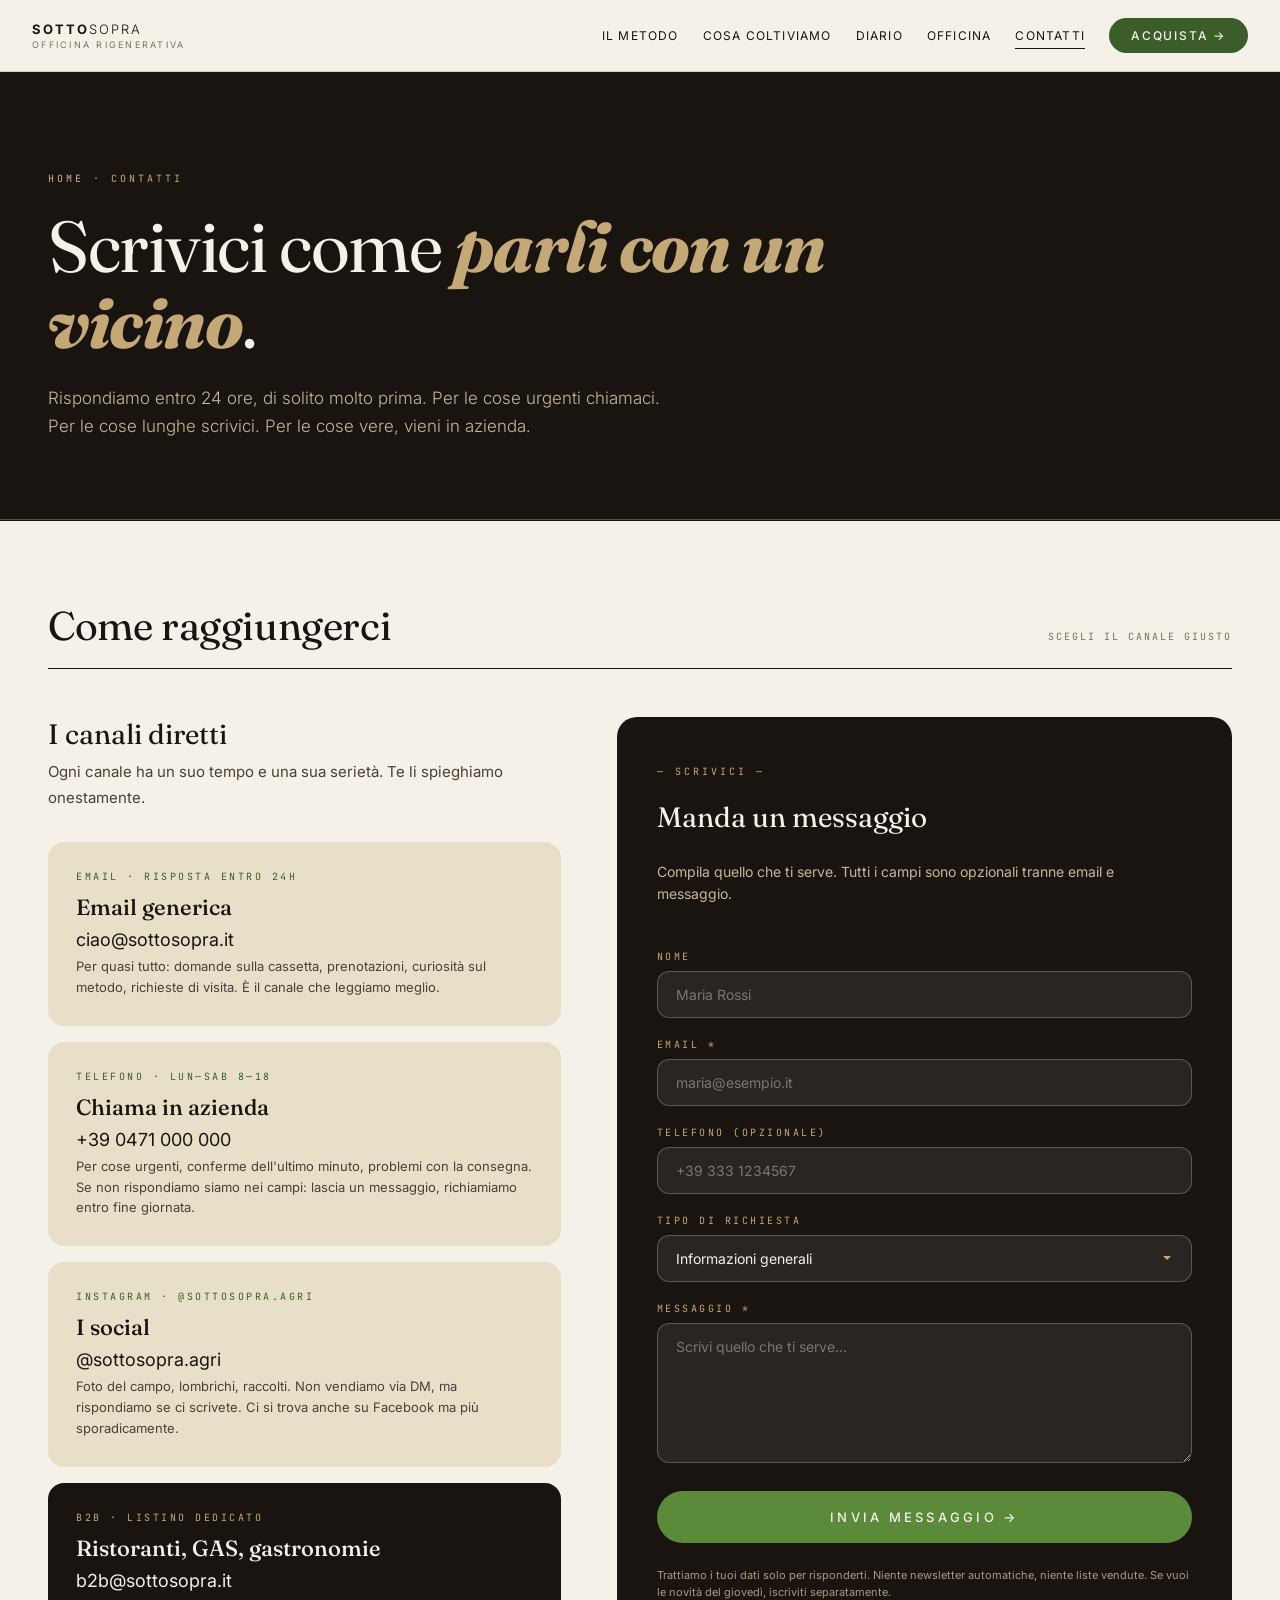
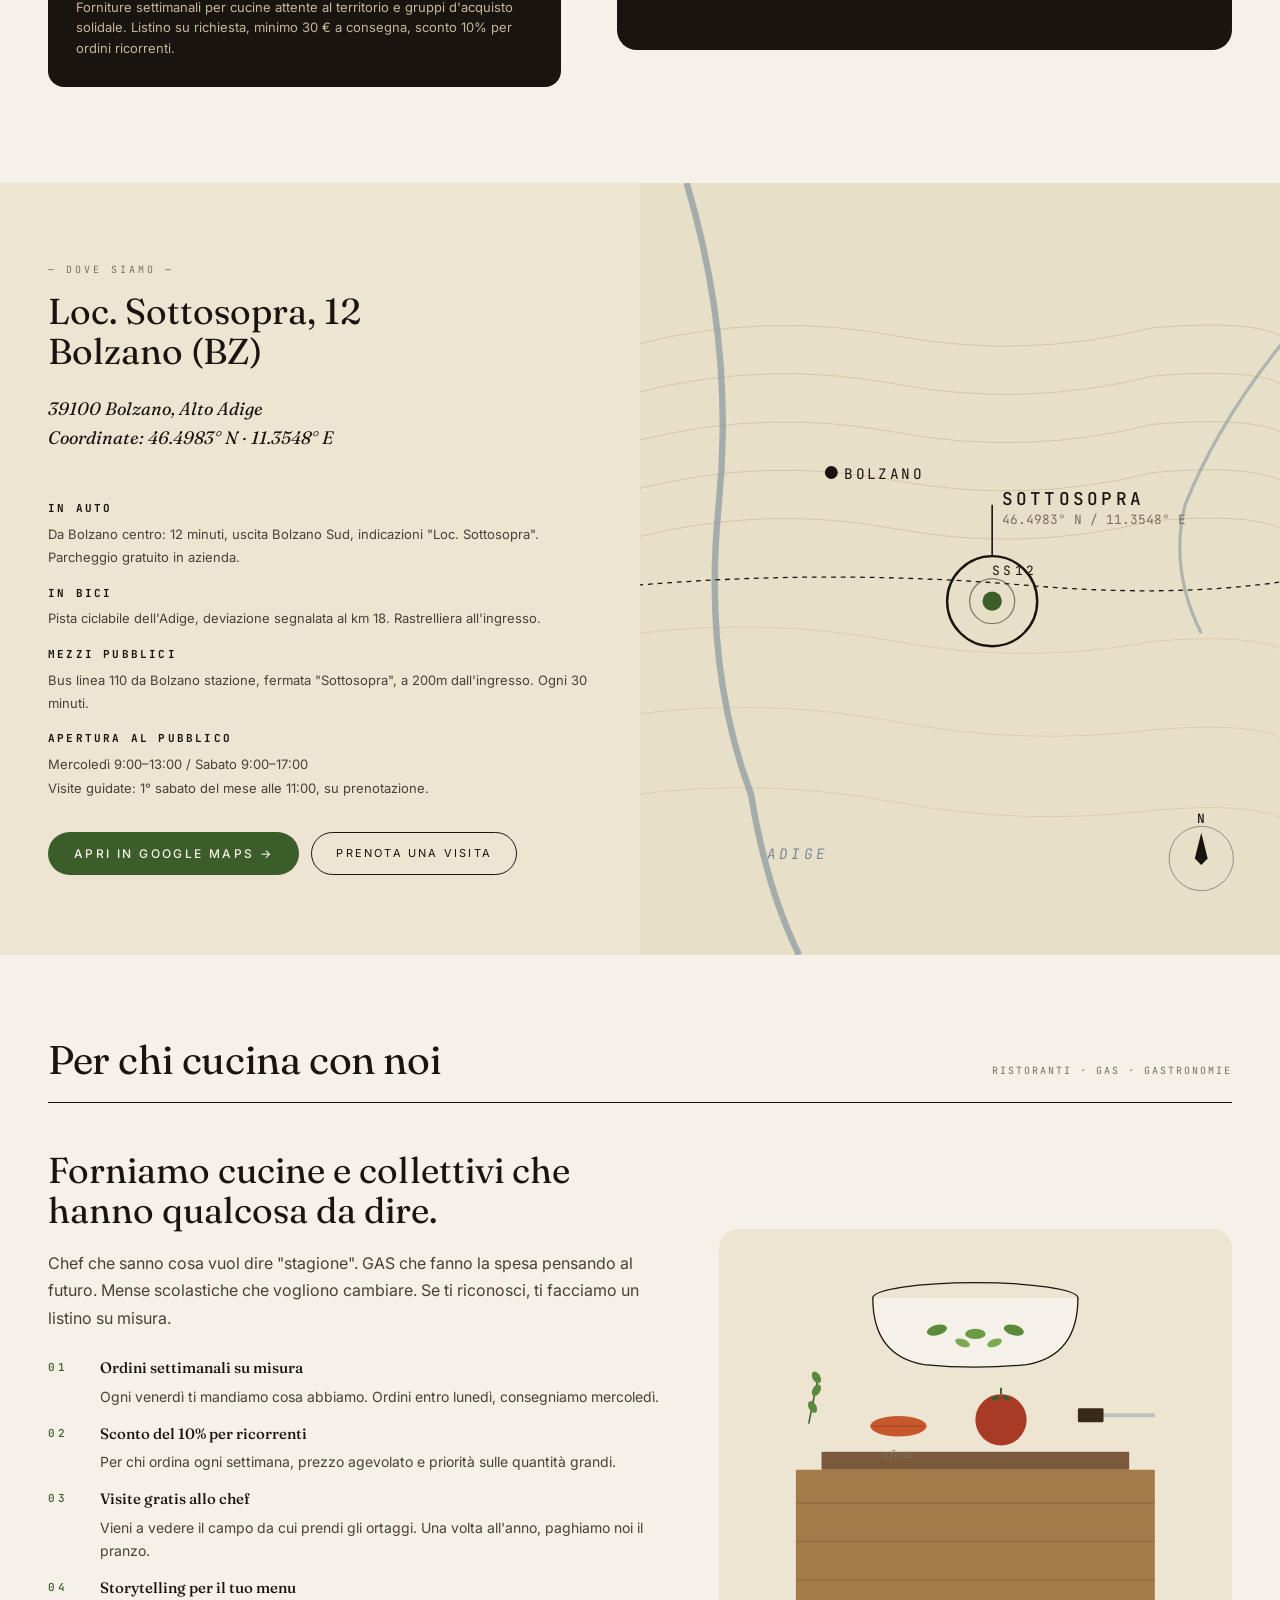
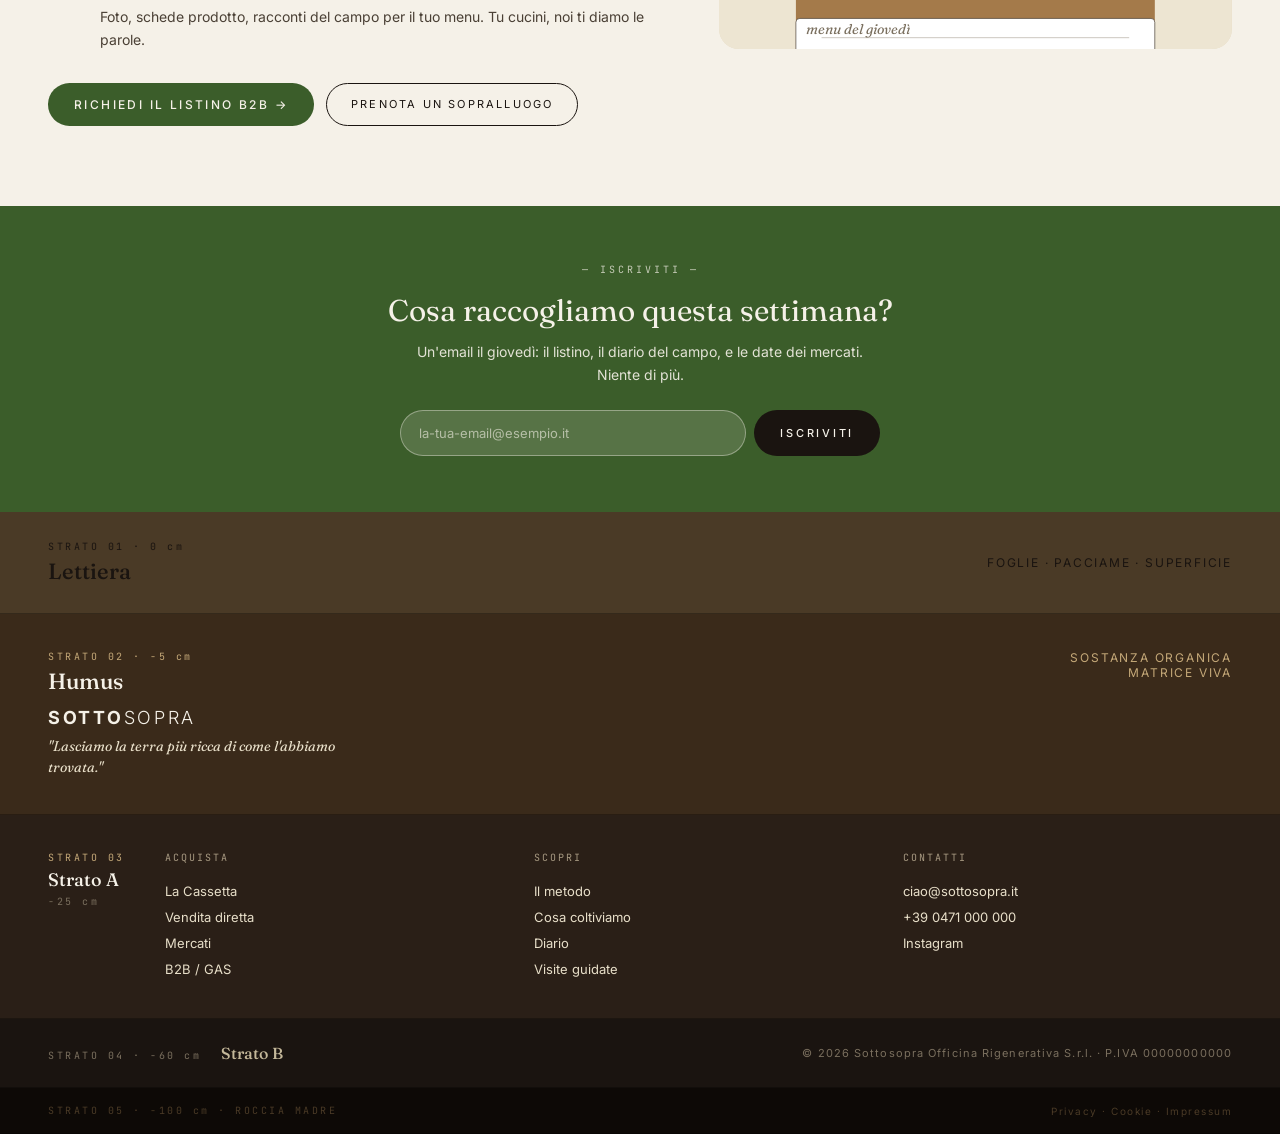
<file: contatti.html>
<!DOCTYPE html>
<html lang="it">
<head>
<meta charset="UTF-8">
<meta name="viewport" content="width=device-width, initial-scale=1.0">
<title>Contatti · Sottosopra</title>
<meta name="description" content="Scrivici, chiamaci, vieni a trovarci. Sottosopra è a Bolzano. Apriamo l'officina al pubblico mercoledì e sabato.">

<link rel="preconnect" href="https://fonts.googleapis.com">
<link rel="preconnect" href="https://fonts.gstatic.com" crossorigin>
<link href="https://fonts.googleapis.com/css2?family=Fraunces:ital,opsz,wght@0,9..144,300;0,9..144,400;0,9..144,500;0,9..144,700;1,9..144,300;1,9..144,400&family=Inter:wght@300;400;500;600&family=JetBrains+Mono:wght@400;500&display=swap" rel="stylesheet">

<link rel="stylesheet" href="shared/style.css">
<link rel="stylesheet" href="shared/contatti.css">
</head>
<body>

<div class="torch"></div>

<header class="header">
  <a href="index.html" class="logo">
    <strong>Sotto</strong><span class="thin">sopra</span>
    <small>OFFICINA RIGENERATIVA</small>
  </a>
  <nav class="main">
    <a href="metodo.html">Il metodo</a>
    <a href="coltiviamo.html">Cosa coltiviamo</a>
    <a href="diario.html">Diario</a>
    <a href="officina.html">Officina</a>
    <a href="contatti.html" class="active">Contatti</a>
    <a href="cassetta.html" class="btn-cta">Acquista →</a>
  </nav>
  <button class="menu-toggle" aria-label="Menu"><div></div><div></div><div></div></button>
</header>

<section class="subpage-hero" data-dark="true">
  <div class="breadcrumb"><a href="index.html">Home</a> · Contatti</div>
  <h1>Scrivici come <em>parli con un vicino</em>.</h1>
  <p class="lead">Rispondiamo entro 24 ore, di solito molto prima. Per le cose urgenti chiamaci. Per le cose lunghe scrivici. Per le cose vere, vieni in azienda.</p>
  <div class="horizon-divider"></div>
</section>

<section class="contact-section">
  <div class="section-header">
    <h2>Come raggiungerci</h2>
    <span class="meta">SCEGLI IL CANALE GIUSTO</span>
  </div>

  <div class="contact-grid">
    <div class="contact-info">
      <h3>I canali diretti</h3>
      <p class="intro">Ogni canale ha un suo tempo e una sua serietà. Te li spieghiamo onestamente.</p>

      <a href="mailto:ciao@sottosopra.it" class="contact-card" style="display: block; text-decoration: none;">
        <div class="pre">EMAIL · RISPOSTA ENTRO 24H</div>
        <h4>Email generica</h4>
        <span class="value">ciao@sottosopra.it</span>
        <p class="note">Per quasi tutto: domande sulla cassetta, prenotazioni, curiosità sul metodo, richieste di visita. È il canale che leggiamo meglio.</p>
      </a>

      <a href="tel:+390471000000" class="contact-card" style="display: block; text-decoration: none;">
        <div class="pre">TELEFONO · LUN—SAB 8—18</div>
        <h4>Chiama in azienda</h4>
        <span class="value">+39 0471 000 000</span>
        <p class="note">Per cose urgenti, conferme dell'ultimo minuto, problemi con la consegna. Se non rispondiamo siamo nei campi: lascia un messaggio, richiamiamo entro fine giornata.</p>
      </a>

      <a href="#" class="contact-card" style="display: block; text-decoration: none;">
        <div class="pre">INSTAGRAM · @SOTTOSOPRA.AGRI</div>
        <h4>I social</h4>
        <span class="value">@sottosopra.agri</span>
        <p class="note">Foto del campo, lombrichi, raccolti. Non vendiamo via DM, ma rispondiamo se ci scrivete. Ci si trova anche su Facebook ma più sporadicamente.</p>
      </a>

      <a href="mailto:b2b@sottosopra.it" class="contact-card" id="b2b" style="display: block; text-decoration: none; background: var(--soil-darker); color: var(--text-on-dark);">
        <div class="pre" style="color: var(--accent-soft);">B2B · LISTINO DEDICATO</div>
        <h4 style="color: var(--text-on-dark);">Ristoranti, GAS, gastronomie</h4>
        <span class="value" style="color: var(--text-on-dark);">b2b@sottosopra.it</span>
        <p class="note" style="color: var(--text-on-dark-muted);">Forniture settimanali per cucine attente al territorio e gruppi d'acquisto solidale. Listino su richiesta, minimo 30 € a consegna, sconto 10% per ordini ricorrenti.</p>
      </a>
    </div>

    <div>
      <div class="contact-form-section" data-dark="true" style="padding: 48px 40px; border-radius: 20px;">
        <div class="contact-form-grid" style="grid-template-columns: 1fr; gap: 0;">
          <form class="contact-form" onsubmit="event.preventDefault(); alert('Grazie! Ti rispondiamo entro 24 ore.');">
            <div style="font-family: var(--font-mono); font-size: 10px; letter-spacing: 0.3em; color: var(--accent-soft); text-transform: uppercase; margin-bottom: 4px;">— SCRIVICI —</div>
            <h3 style="font-family: var(--font-serif); font-size: 28px; font-weight: 400; color: var(--text-on-dark); margin-bottom: 8px; line-height: 1.1;">Manda un messaggio</h3>
            <p style="font-family: var(--font-sans); font-size: 14px; color: var(--text-on-dark-muted); margin-bottom: 24px; line-height: 1.6;">Compila quello che ti serve. Tutti i campi sono opzionali tranne email e messaggio.</p>

            <div class="form-row">
              <label for="c-nome">Nome</label>
              <input type="text" id="c-nome" name="nome" placeholder="Maria Rossi">
            </div>
            <div class="form-row">
              <label for="c-email">Email *</label>
              <input type="email" id="c-email" name="email" placeholder="maria@esempio.it" required>
            </div>
            <div class="form-row">
              <label for="c-tel">Telefono (opzionale)</label>
              <input type="tel" id="c-tel" name="tel" placeholder="+39 333 1234567">
            </div>
            <div class="form-row">
              <label for="c-tipo">Tipo di richiesta</label>
              <select id="c-tipo" name="tipo">
                <option value="info">Informazioni generali</option>
                <option value="cassetta">Domande sulla cassetta</option>
                <option value="visita">Prenotare una visita</option>
                <option value="b2b">Richiesta B2B / GAS</option>
                <option value="stampa">Stampa / collaborazioni</option>
                <option value="altro">Altro</option>
              </select>
            </div>
            <div class="form-row">
              <label for="c-msg">Messaggio *</label>
              <textarea id="c-msg" name="messaggio" placeholder="Scrivi quello che ti serve..." required></textarea>
            </div>
            <button type="submit" class="form-submit">Invia messaggio →</button>
            <p style="font-family: var(--font-sans); font-size: 11px; color: #a89a82; margin-top: 4px; line-height: 1.6;">Trattiamo i tuoi dati solo per risponderti. Niente newsletter automatiche, niente liste vendute. Se vuoi le novità del giovedì, iscriviti separatamente.</p>
          </form>
        </div>
      </div>
    </div>
  </div>
</section>

<section class="map-section">
  <div class="map-wrapper">
    <div class="map-info">
      <div class="pre">— DOVE SIAMO —</div>
      <h2>Loc. Sottosopra, 12<br>Bolzano (BZ)</h2>
      <p class="address">39100 Bolzano, Alto Adige<br>Coordinate: 46.4983° N · 11.3548° E</p>
      <div class="directions">
        <strong>In auto</strong>
        Da Bolzano centro: 12 minuti, uscita Bolzano Sud, indicazioni "Loc. Sottosopra". Parcheggio gratuito in azienda.
        <strong>In bici</strong>
        Pista ciclabile dell'Adige, deviazione segnalata al km 18. Rastrelliera all'ingresso.
        <strong>Mezzi pubblici</strong>
        Bus linea 110 da Bolzano stazione, fermata "Sottosopra", a 200m dall'ingresso. Ogni 30 minuti.
        <strong>Apertura al pubblico</strong>
        Mercoledì 9:00–13:00 / Sabato 9:00–17:00<br>
        Visite guidate: 1° sabato del mese alle 11:00, su prenotazione.
      </div>
      <div style="display: flex; gap: 12px; flex-wrap: wrap;">
        <a href="https://www.google.com/maps" target="_blank" rel="noopener" class="btn-primary">Apri in Google Maps →</a>
        <a href="officina.html#visite" class="btn-outline-dark">Prenota una visita</a>
      </div>
    </div>
    <div class="map-visual">
      <svg viewBox="0 0 400 480" style="width: 100%; height: 100%;" preserveAspectRatio="xMidYMid slice">
        <rect width="400" height="480" fill="#e8dfc9"/>
        <!-- topographic lines (mountains) -->
        <path d="M0 100 Q80 80 160 95 Q240 110 320 90 Q380 85 400 95" stroke="#c4a878" stroke-width="0.6" fill="none" opacity="0.5"/>
        <path d="M0 130 Q80 110 160 125 Q240 140 320 120 Q380 115 400 125" stroke="#c4a878" stroke-width="0.6" fill="none" opacity="0.5"/>
        <path d="M0 160 Q80 140 160 155 Q240 170 320 150 Q380 145 400 155" stroke="#c4a878" stroke-width="0.6" fill="none" opacity="0.5"/>
        <path d="M0 190 Q80 170 160 185 Q240 200 320 180 Q380 175 400 185" stroke="#c4a878" stroke-width="0.6" fill="none" opacity="0.5"/>
        <path d="M0 220 Q80 200 160 215 Q240 230 320 210 Q380 205 400 215" stroke="#c4a878" stroke-width="0.6" fill="none" opacity="0.5"/>
        <path d="M0 280 Q80 270 160 285 Q240 300 320 285 Q380 280 400 290" stroke="#c4a878" stroke-width="0.5" fill="none" opacity="0.4"/>
        <path d="M0 330 Q80 320 160 335 Q240 350 320 340 Q380 335 400 345" stroke="#c4a878" stroke-width="0.5" fill="none" opacity="0.4"/>
        <path d="M0 380 Q80 370 160 385 Q240 400 320 390 Q380 385 400 395" stroke="#c4a878" stroke-width="0.5" fill="none" opacity="0.4"/>
        <!-- river Adige -->
        <path d="M30 0 Q60 100 50 200 Q40 300 70 380 Q80 440 100 480" stroke="#7a8a9a" stroke-width="4" fill="none" opacity="0.6"/>
        <text x="80" y="420" font-family="JetBrains Mono, monospace" font-size="9" fill="#7a8a9a" letter-spacing="2" font-style="italic">ADIGE</text>
        <!-- secondary river -->
        <path d="M400 100 Q360 150 340 200 Q330 240 350 280" stroke="#7a8a9a" stroke-width="2" fill="none" opacity="0.5"/>
        <!-- road -->
        <path d="M0 250 Q120 240 240 250 Q330 258 400 248" stroke="#1a1410" stroke-width="0.8" fill="none" stroke-dasharray="3 3"/>
        <text x="220" y="244" font-family="JetBrains Mono, monospace" font-size="8" fill="#1a1410" letter-spacing="2">SS12</text>
        <!-- pin -->
        <circle cx="220" cy="260" r="28" fill="none" stroke="#1a1410" stroke-width="1.5"/>
        <circle cx="220" cy="260" r="14" fill="none" stroke="#1a1410" stroke-width="0.8" opacity="0.5"/>
        <circle cx="220" cy="260" r="6" fill="#3b5d2a"/>
        <line x1="220" y1="232" x2="220" y2="200" stroke="#1a1410" stroke-width="1"/>
        <text x="226" y="200" font-family="JetBrains Mono, monospace" font-size="11" fill="#1a1410" letter-spacing="2" font-weight="500">SOTTOSOPRA</text>
        <text x="226" y="212" font-family="JetBrains Mono, monospace" font-size="8" fill="#7a6f5e">46.4983° N / 11.3548° E</text>
        <!-- Bolzano marker -->
        <circle cx="120" cy="180" r="4" fill="#1a1410"/>
        <text x="128" y="184" font-family="JetBrains Mono, monospace" font-size="9" fill="#1a1410" letter-spacing="1.5">BOLZANO</text>
        <!-- compass -->
        <g transform="translate(350,420)">
          <circle r="20" fill="none" stroke="#1a1410" stroke-width="0.5" opacity="0.5"/>
          <path d="M 0 -16 L 4 0 L 0 4 L -4 0 Z" fill="#1a1410"/>
          <text y="-22" text-anchor="middle" font-family="JetBrains Mono, monospace" font-size="8" fill="#1a1410" font-weight="500">N</text>
        </g>
      </svg>
    </div>
  </div>
</section>

<section class="b2b-section">
  <div class="section-header">
    <h2>Per chi cucina con noi</h2>
    <span class="meta">RISTORANTI · GAS · GASTRONOMIE</span>
  </div>

  <div class="b2b-grid">
    <div class="b2b-content">
      <h2>Forniamo cucine e collettivi che hanno qualcosa da dire.</h2>
      <p class="lead">Chef che sanno cosa vuol dire "stagione". GAS che fanno la spesa pensando al futuro. Mense scolastiche che vogliono cambiare. Se ti riconosci, ti facciamo un listino su misura.</p>
      <div class="b2b-features">
        <div class="b2b-feature">
          <span class="num">01</span>
          <span><strong>Ordini settimanali su misura</strong>Ogni venerdì ti mandiamo cosa abbiamo. Ordini entro lunedì, consegniamo mercoledì.</span>
        </div>
        <div class="b2b-feature">
          <span class="num">02</span>
          <span><strong>Sconto del 10% per ricorrenti</strong>Per chi ordina ogni settimana, prezzo agevolato e priorità sulle quantità grandi.</span>
        </div>
        <div class="b2b-feature">
          <span class="num">03</span>
          <span><strong>Visite gratis allo chef</strong>Vieni a vedere il campo da cui prendi gli ortaggi. Una volta all'anno, paghiamo noi il pranzo.</span>
        </div>
        <div class="b2b-feature">
          <span class="num">04</span>
          <span><strong>Storytelling per il tuo menu</strong>Foto, schede prodotto, racconti del campo per il tuo menu. Tu cucini, noi ti diamo le parole.</span>
        </div>
      </div>
      <div style="display: flex; gap: 12px; flex-wrap: wrap;">
        <a href="mailto:b2b@sottosopra.it" class="btn-primary">Richiedi il listino B2B →</a>
        <a href="officina.html" class="btn-outline-dark">Prenota un sopralluogo</a>
      </div>
    </div>
    <div class="b2b-illustration">
      <svg viewBox="0 0 400 420" style="width: 100%; height: 100%;" preserveAspectRatio="xMidYMid slice">
        <rect width="400" height="420" fill="#ede5d2"/>
        <!-- chef hat illustration on a cutting board -->
        <rect x="80" y="220" width="240" height="14" fill="#7a5a3a"/>
        <rect x="60" y="234" width="280" height="160" fill="#a47a4a"/>
        <line x1="60" y1="260" x2="340" y2="260" stroke="#7a5a3a" stroke-width="0.5"/>
        <line x1="60" y1="290" x2="340" y2="290" stroke="#7a5a3a" stroke-width="0.5"/>
        <line x1="60" y1="320" x2="340" y2="320" stroke="#7a5a3a" stroke-width="0.5"/>
        <!-- vegetables on board -->
        <ellipse cx="140" cy="200" rx="22" ry="8" fill="#c44a1a" opacity="0.9"/>
        <path d="M120 200 L160 200" stroke="#1a1410" stroke-width="0.4" opacity="0.5"/>
        <text x="140" y="225" text-anchor="middle" font-family="Fraunces" font-size="9" fill="#7a6f5e" font-style="italic">a fette</text>
        <!-- whole tomato -->
        <circle cx="220" cy="195" r="20" fill="#a83a26"/>
        <path d="M220 175 L220 170" stroke="#3b5d2a" stroke-width="1.5"/>
        <ellipse cx="216" cy="178" rx="3" ry="1.5" fill="#3b5d2a" transform="rotate(-30 216 178)"/>
        <ellipse cx="224" cy="178" rx="3" ry="1.5" fill="#3b5d2a" transform="rotate(30 224 178)"/>
        <!-- knife -->
        <rect x="280" y="190" width="60" height="3" fill="#c0c0c0"/>
        <rect x="280" y="186" width="20" height="11" fill="#3a2a1a" rx="1"/>
        <!-- herbs at corner -->
        <path d="M70 198 Q72 188 74 178 Q76 168 78 160" stroke="#3b5d2a" stroke-width="1.2" fill="none"/>
        <ellipse cx="73" cy="185" rx="3" ry="5" fill="#5a8a3a" transform="rotate(-30 73 185)"/>
        <ellipse cx="76" cy="172" rx="3" ry="5" fill="#5a8a3a" transform="rotate(30 76 172)"/>
        <ellipse cx="76" cy="162" rx="3" ry="5" fill="#5a8a3a" transform="rotate(-30 76 162)"/>
        <!-- bowl above -->
        <ellipse cx="200" cy="100" rx="80" ry="12" fill="none" stroke="#1a1410" stroke-width="1"/>
        <path d="M120 100 Q120 145 160 152 Q200 156 240 152 Q280 145 280 100" fill="#f5f1e8" stroke="#1a1410" stroke-width="1"/>
        <!-- small leaves in bowl -->
        <ellipse cx="170" cy="125" rx="8" ry="4" fill="#5a8a3a" transform="rotate(-15 170 125)"/>
        <ellipse cx="200" cy="128" rx="8" ry="4" fill="#6a9a44"/>
        <ellipse cx="230" cy="125" rx="8" ry="4" fill="#5a8a3a" transform="rotate(15 230 125)"/>
        <ellipse cx="190" cy="135" rx="6" ry="3" fill="#7aaa54" transform="rotate(20 190 135)"/>
        <ellipse cx="215" cy="135" rx="6" ry="3" fill="#7aaa54" transform="rotate(-20 215 135)"/>
        <!-- handwritten label -->
        <rect x="60" y="350" width="280" height="50" rx="3" fill="#fff" stroke="#1a1410" stroke-width="0.4"/>
        <line x1="80" y1="365" x2="320" y2="365" stroke="#7a6f5e" stroke-width="0.3"/>
        <line x1="80" y1="378" x2="280" y2="378" stroke="#7a6f5e" stroke-width="0.3"/>
        <line x1="80" y1="391" x2="300" y2="391" stroke="#7a6f5e" stroke-width="0.3"/>
        <text x="68" y="362" font-family="Fraunces, Georgia, serif" font-style="italic" font-size="11" fill="#7a6f5e">menu del giovedì</text>
      </svg>
    </div>
  </div>
</section>

<section class="newsletter" data-dark="true">
  <p class="pre">— ISCRIVITI —</p>
  <h3>Cosa raccogliamo questa settimana?</h3>
  <p>Un'email il giovedì: il listino, il diario del campo, e le date dei mercati. Niente di più.</p>
  <form onsubmit="event.preventDefault(); alert('Grazie! Ti scriveremo presto.');">
    <input type="email" placeholder="la-tua-email@esempio.it" required>
    <button type="submit">Iscriviti</button>
  </form>
</section>

<footer>
  <div class="strato s1">
    <div class="strato-row">
      <div>
        <div class="label">STRATO 01 · 0 cm</div>
        <div class="name">Lettiera</div>
      </div>
      <div class="desc">Foglie · pacciame · superficie</div>
    </div>
  </div>
  <div class="strato s2">
    <div class="humus-content">
      <div class="humus-text">
        <div class="label">STRATO 02 · −5 cm</div>
        <div class="name">Humus</div>
        <div class="logo-line"><strong>Sotto</strong><span style="font-weight:300;">sopra</span></div>
        <p class="quote">"Lasciamo la terra più ricca di come l'abbiamo trovata."</p>
      </div>
      <div class="humus-meta">Sostanza organica<br>matrice viva</div>
    </div>
  </div>
  <div class="strato s3">
    <div class="footer-cols">
      <div class="strato-label-col">
        <div class="label">STRATO 03</div>
        <div class="name">Strato A</div>
        <div class="label" style="margin-top: 4px; color: var(--text-muted);">−25 cm</div>
      </div>
      <div class="col-acquista">
        <div class="col-label">ACQUISTA</div>
        <div class="col-list">
          <a href="cassetta.html">La Cassetta</a>
          <a href="officina.html#vendita-diretta">Vendita diretta</a>
          <a href="officina.html#mercati">Mercati</a>
          <a href="contatti.html#b2b">B2B / GAS</a>
        </div>
      </div>
      <div class="col-scopri">
        <div class="col-label">SCOPRI</div>
        <div class="col-list">
          <a href="metodo.html">Il metodo</a>
          <a href="coltiviamo.html">Cosa coltiviamo</a>
          <a href="diario.html">Diario</a>
          <a href="officina.html#visite">Visite guidate</a>
        </div>
      </div>
      <div class="col-contatti">
        <div class="col-label">CONTATTI</div>
        <div class="col-list">
          <a href="mailto:ciao@sottosopra.it">ciao@sottosopra.it</a>
          <a href="tel:+390471000000">+39 0471 000 000</a>
          <a>Instagram</a>
        </div>
      </div>
    </div>
  </div>
  <div class="strato s4">
    <div class="strato-row">
      <div>
        <span class="label">STRATO 04 · −60 cm</span>
        <span class="name">Strato B</span>
      </div>
      <div class="copy">© 2026 Sottosopra Officina Rigenerativa S.r.l. · P.IVA 00000000000</div>
    </div>
  </div>
  <div class="strato s5">
    <div class="strato-row">
      <span class="label">STRATO 05 · −100 cm · ROCCIA MADRE</span>
      <span class="privacy">Privacy · Cookie · Impressum</span>
    </div>
  </div>
</footer>

<script src="shared/main.js"></script>
</body>
</html>
</file>
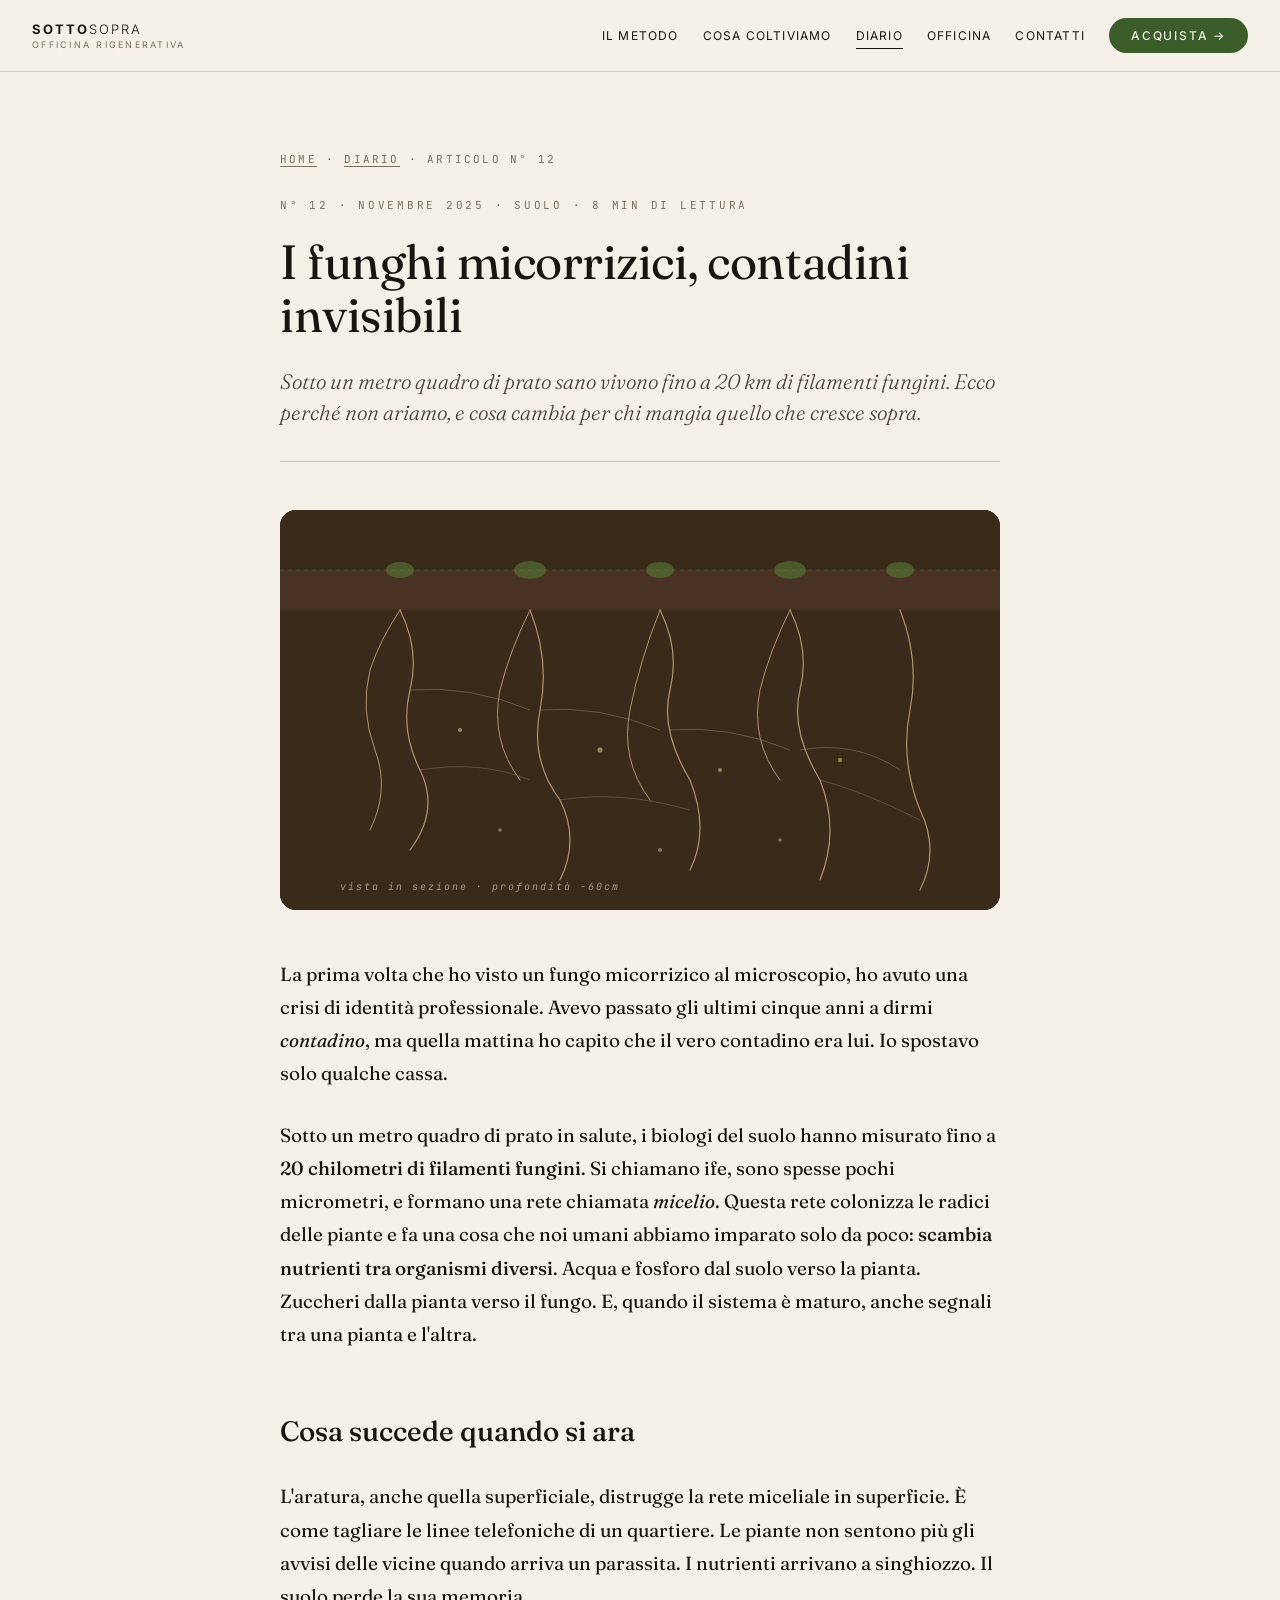
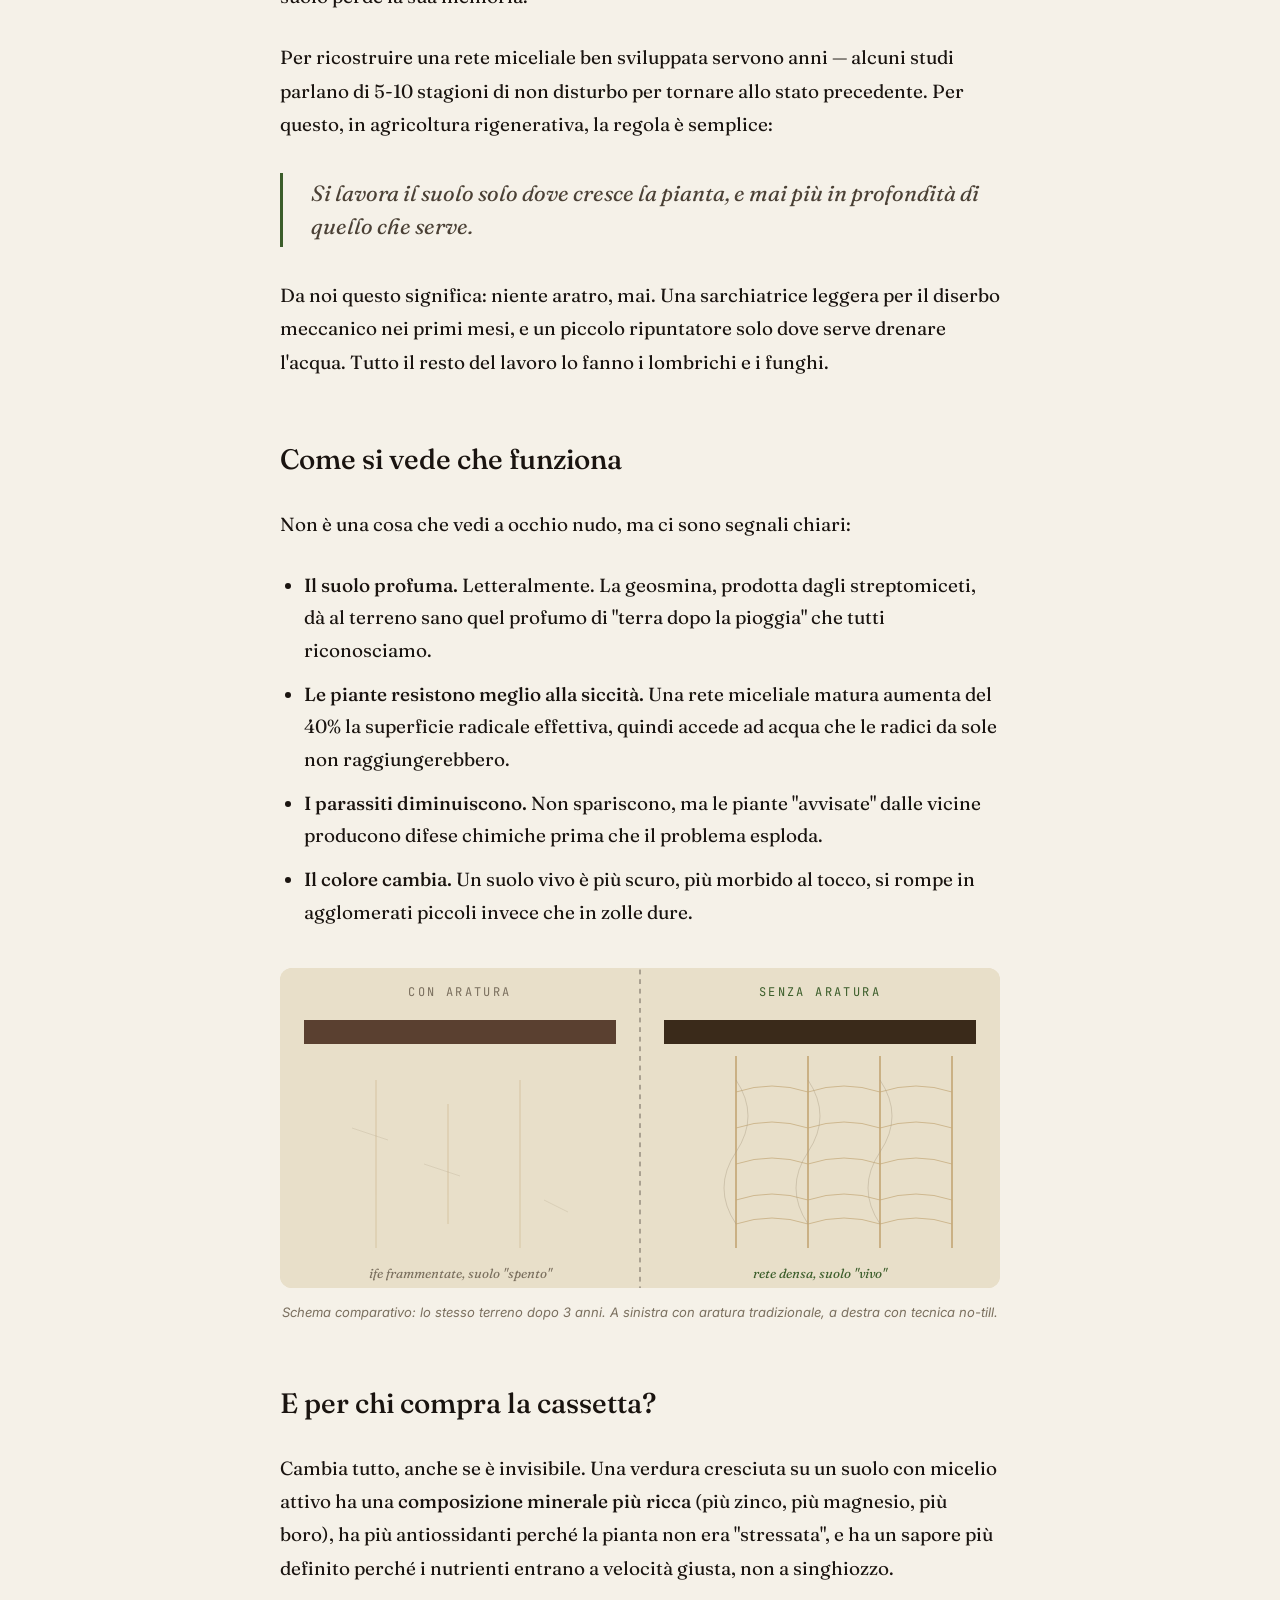
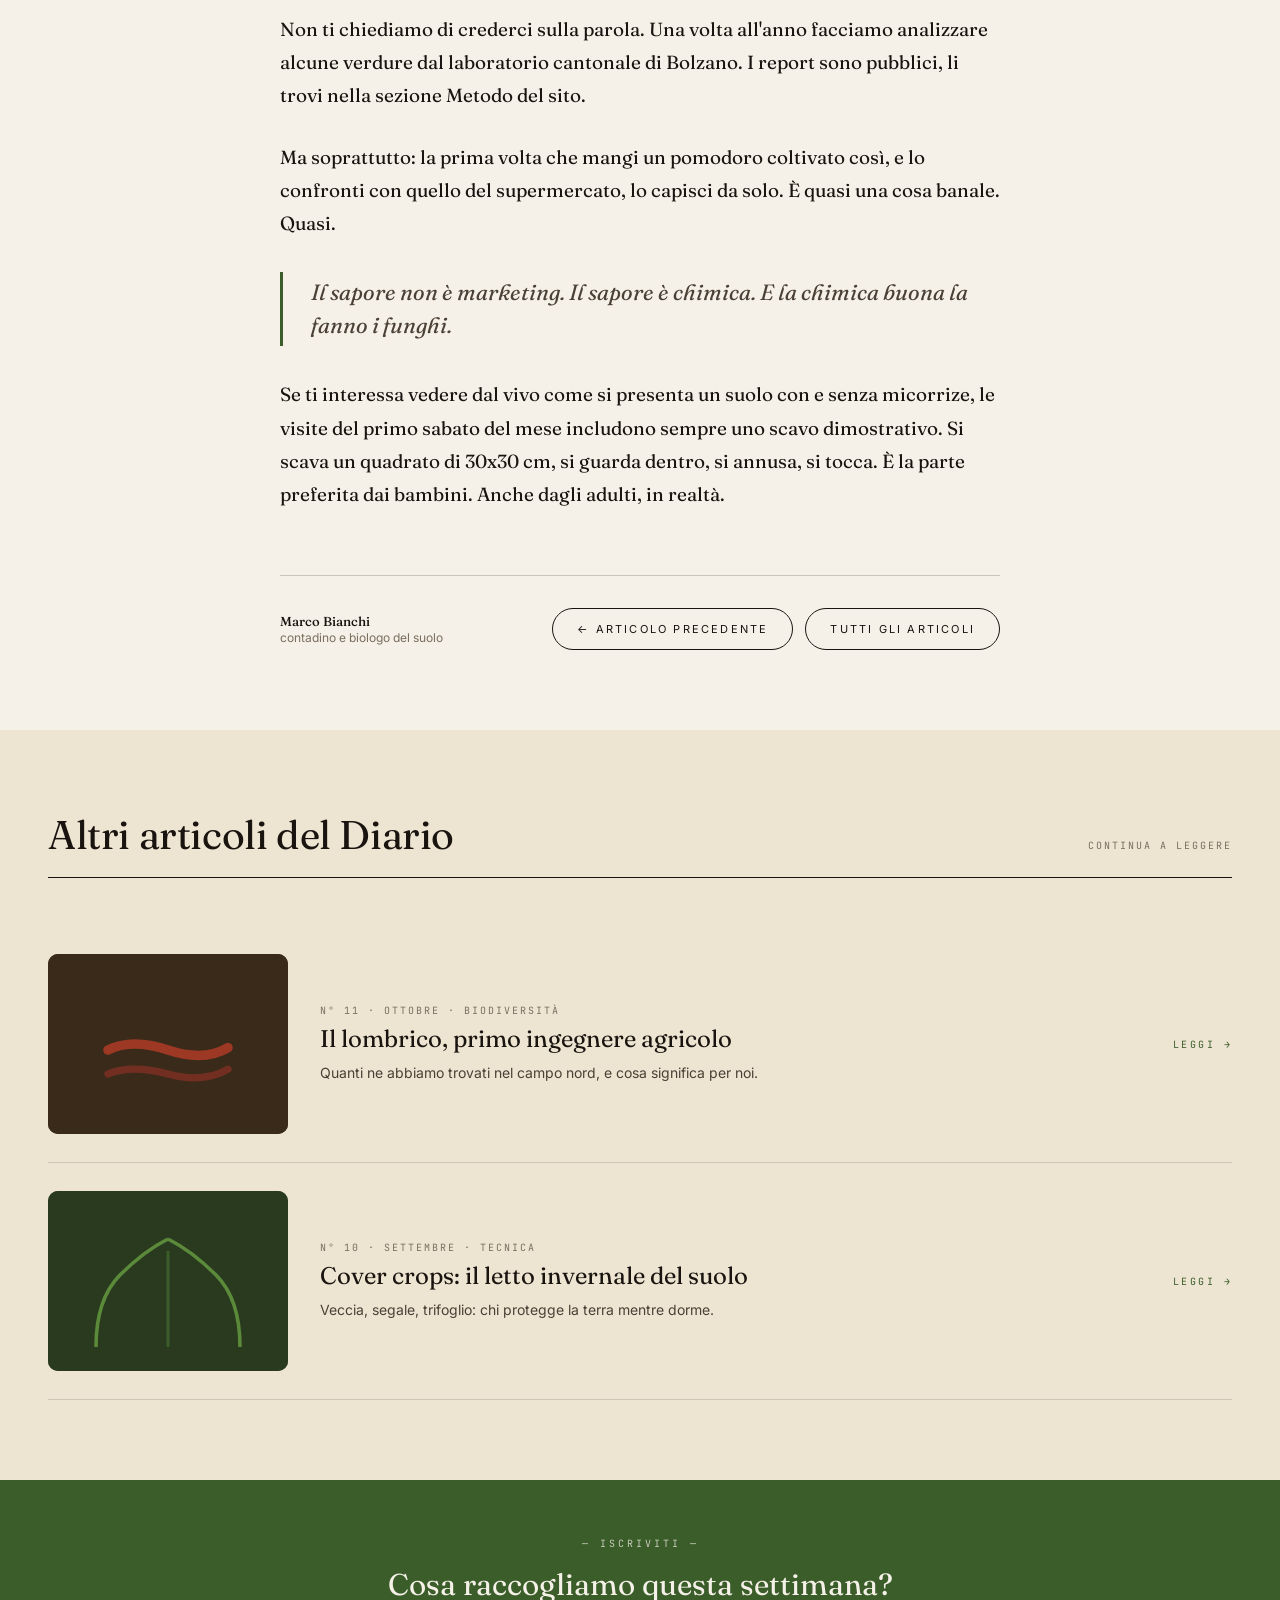
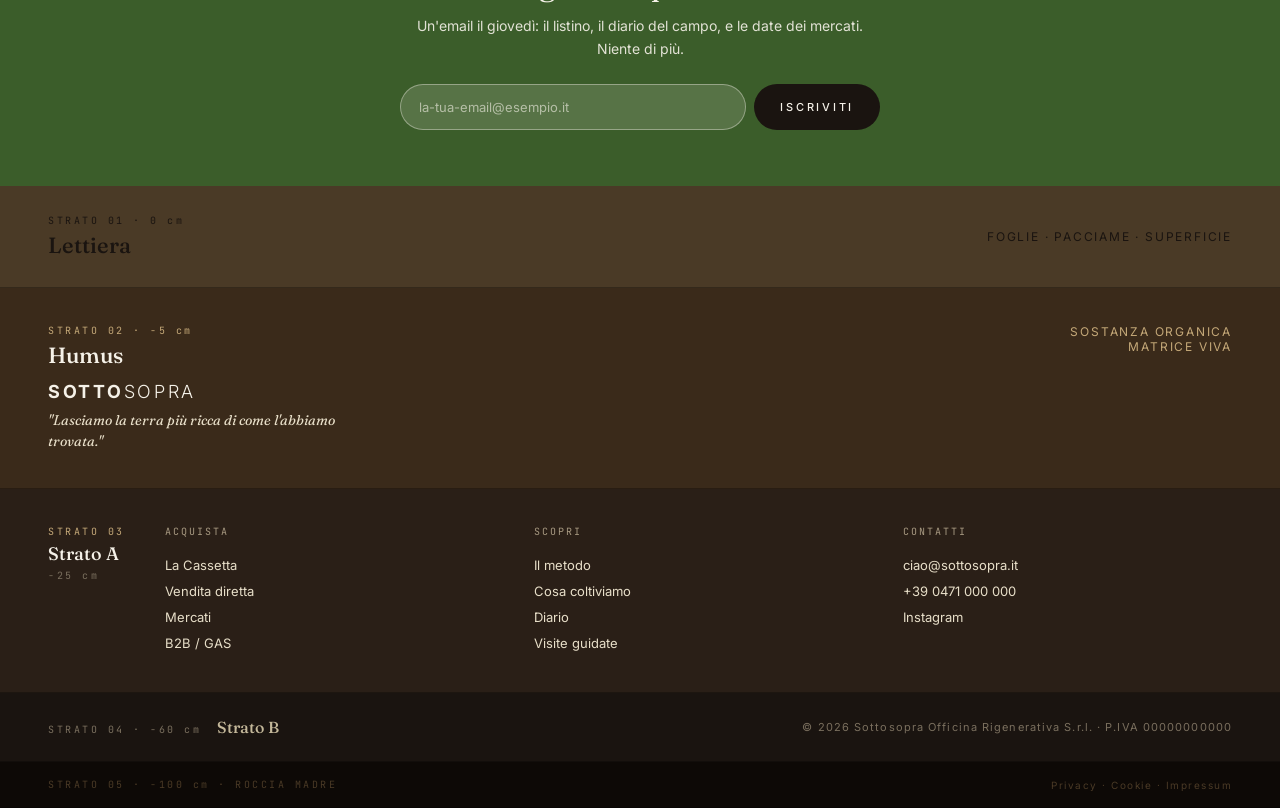
<file: diario-articolo.html>
<!DOCTYPE html>
<html lang="it">
<head>
<meta charset="UTF-8">
<meta name="viewport" content="width=device-width, initial-scale=1.0">
<title>I funghi micorrizici, contadini invisibili · Sottosopra</title>
<meta name="description" content="Sotto un metro quadro di prato sano vivono fino a 20 km di filamenti fungini. Ecco perché non ariamo, e cosa cambia per chi mangia quello che cresce sopra.">

<link rel="preconnect" href="https://fonts.googleapis.com">
<link rel="preconnect" href="https://fonts.gstatic.com" crossorigin>
<link href="https://fonts.googleapis.com/css2?family=Fraunces:ital,opsz,wght@0,9..144,300;0,9..144,400;0,9..144,500;0,9..144,700;1,9..144,300;1,9..144,400&family=Inter:wght@300;400;500;600&family=JetBrains+Mono:wght@400;500&display=swap" rel="stylesheet">

<link rel="stylesheet" href="shared/style.css">
<link rel="stylesheet" href="shared/editorial.css">
</head>
<body>

<div class="torch"></div>

<header class="header">
  <a href="index.html" class="logo">
    <strong>Sotto</strong><span class="thin">sopra</span>
    <small>OFFICINA RIGENERATIVA</small>
  </a>
  <nav class="main">
    <a href="metodo.html">Il metodo</a>
    <a href="coltiviamo.html">Cosa coltiviamo</a>
    <a href="diario.html" class="active">Diario</a>
    <a href="officina.html">Officina</a>
    <a href="contatti.html">Contatti</a>
    <a href="cassetta.html" class="btn-cta">Acquista →</a>
  </nav>
  <button class="menu-toggle" aria-label="Menu"><div></div><div></div><div></div></button>
</header>

<section class="article-section">
  <div class="article-wrap">
    <div style="font-family: var(--font-mono); font-size: 11px; letter-spacing: 0.2em; color: var(--text-muted); margin-bottom: 32px;">
      <a href="index.html" style="border-bottom: 1px solid currentColor;">HOME</a> · <a href="diario.html" style="border-bottom: 1px solid currentColor;">DIARIO</a> · ARTICOLO N° 12
    </div>

    <div class="article-meta">N° 12 · Novembre 2025 · Suolo · 8 min di lettura</div>
    <h1 class="article-title">I funghi micorrizici, contadini invisibili</h1>
    <p class="article-subtitle">Sotto un metro quadro di prato sano vivono fino a 20 km di filamenti fungini. Ecco perché non ariamo, e cosa cambia per chi mangia quello che cresce sopra.</p>

    <div class="article-hero-image">
      <svg viewBox="0 0 720 400" style="width: 100%; height: 100%;" preserveAspectRatio="xMidYMid slice">
        <rect width="720" height="400" fill="#3a2a1a"/>
        <!-- soil layers -->
        <rect y="60" width="720" height="40" fill="#5a4030" opacity="0.4"/>
        <line y1="60" y2="60" x2="720" stroke="#c4a878" stroke-width="0.4" stroke-dasharray="4 4" opacity="0.5"/>
        <!-- mycorrhizal network -->
        <g opacity="0.85">
          <path d="M120 100 Q140 140 130 180 Q120 220 140 260 Q160 300 130 340" stroke="#c4a878" stroke-width="1.2" fill="none" stroke-linecap="round"/>
          <path d="M120 100 Q100 130 90 160 Q80 200 95 240 Q110 280 90 320" stroke="#c4a878" stroke-width="1" fill="none" stroke-linecap="round"/>
          <path d="M250 100 Q270 150 260 200 Q250 250 280 290 Q300 330 280 370" stroke="#c4a878" stroke-width="1.2" fill="none" stroke-linecap="round"/>
          <path d="M250 100 Q230 140 220 180 Q210 230 240 270" stroke="#c4a878" stroke-width="1" fill="none" stroke-linecap="round"/>
          <path d="M380 100 Q400 140 390 180 Q380 220 410 270 Q430 320 410 360" stroke="#c4a878" stroke-width="1.2" fill="none" stroke-linecap="round"/>
          <path d="M380 100 Q360 150 350 200 Q340 250 370 290" stroke="#c4a878" stroke-width="1" fill="none" stroke-linecap="round"/>
          <path d="M510 100 Q530 140 520 180 Q510 220 540 270 Q560 320 540 370" stroke="#c4a878" stroke-width="1.2" fill="none" stroke-linecap="round"/>
          <path d="M510 100 Q490 140 480 180 Q470 230 500 270" stroke="#c4a878" stroke-width="1" fill="none" stroke-linecap="round"/>
          <path d="M620 100 Q640 150 630 200 Q620 250 640 300 Q660 340 640 380" stroke="#c4a878" stroke-width="1.2" fill="none" stroke-linecap="round"/>
          <!-- Cross-connecting filaments -->
          <path d="M130 180 Q190 175 250 200" stroke="#a89a82" stroke-width="0.5" fill="none"/>
          <path d="M260 200 Q320 195 380 220" stroke="#a89a82" stroke-width="0.5" fill="none"/>
          <path d="M390 220 Q450 215 510 240" stroke="#a89a82" stroke-width="0.5" fill="none"/>
          <path d="M520 240 Q575 230 620 260" stroke="#a89a82" stroke-width="0.5" fill="none"/>
          <path d="M140 260 Q200 250 250 270" stroke="#a89a82" stroke-width="0.4" fill="none"/>
          <path d="M280 290 Q340 280 410 300" stroke="#a89a82" stroke-width="0.4" fill="none"/>
          <path d="M540 270 Q580 280 640 310" stroke="#a89a82" stroke-width="0.4" fill="none"/>
        </g>
        <!-- spores and dots -->
        <g opacity="0.7">
          <circle cx="180" cy="220" r="2" fill="#c4a878"/>
          <circle cx="320" cy="240" r="2.5" fill="#c4a878"/>
          <circle cx="440" cy="260" r="2" fill="#c4a878"/>
          <circle cx="560" cy="250" r="2.2" fill="#c4a878"/>
          <circle cx="220" cy="320" r="1.8" fill="#a89a82"/>
          <circle cx="380" cy="340" r="2" fill="#a89a82"/>
          <circle cx="500" cy="330" r="1.8" fill="#a89a82"/>
        </g>
        <!-- plant roots from above (truncated visible) -->
        <g opacity="0.5">
          <ellipse cx="120" cy="60" rx="14" ry="8" fill="#5a8a3a"/>
          <ellipse cx="250" cy="60" rx="16" ry="9" fill="#5a8a3a"/>
          <ellipse cx="380" cy="60" rx="14" ry="8" fill="#5a8a3a"/>
          <ellipse cx="510" cy="60" rx="16" ry="9" fill="#5a8a3a"/>
          <ellipse cx="620" cy="60" rx="14" ry="8" fill="#5a8a3a"/>
        </g>
        <text x="60" y="380" font-family="JetBrains Mono, monospace" font-size="10" fill="#a89a82" letter-spacing="2" font-style="italic">vista in sezione · profondità −60cm</text>
      </svg>
    </div>

    <div class="article-body">
      <p>La prima volta che ho visto un fungo micorrizico al microscopio, ho avuto una crisi di identità professionale. Avevo passato gli ultimi cinque anni a dirmi <em>contadino</em>, ma quella mattina ho capito che il vero contadino era lui. Io spostavo solo qualche cassa.</p>

      <p>Sotto un metro quadro di prato in salute, i biologi del suolo hanno misurato fino a <strong>20 chilometri di filamenti fungini</strong>. Si chiamano ife, sono spesse pochi micrometri, e formano una rete chiamata <em>micelio</em>. Questa rete colonizza le radici delle piante e fa una cosa che noi umani abbiamo imparato solo da poco: <strong>scambia nutrienti tra organismi diversi</strong>. Acqua e fosforo dal suolo verso la pianta. Zuccheri dalla pianta verso il fungo. E, quando il sistema è maturo, anche segnali tra una pianta e l'altra.</p>

      <h3>Cosa succede quando si ara</h3>
      <p>L'aratura, anche quella superficiale, distrugge la rete miceliale in superficie. È come tagliare le linee telefoniche di un quartiere. Le piante non sentono più gli avvisi delle vicine quando arriva un parassita. I nutrienti arrivano a singhiozzo. Il suolo perde la sua memoria.</p>

      <p>Per ricostruire una rete miceliale ben sviluppata servono anni — alcuni studi parlano di 5-10 stagioni di non disturbo per tornare allo stato precedente. Per questo, in agricoltura rigenerativa, la regola è semplice:</p>

      <blockquote>
        Si lavora il suolo solo dove cresce la pianta, e mai più in profondità di quello che serve.
      </blockquote>

      <p>Da noi questo significa: niente aratro, mai. Una sarchiatrice leggera per il diserbo meccanico nei primi mesi, e un piccolo ripuntatore solo dove serve drenare l'acqua. Tutto il resto del lavoro lo fanno i lombrichi e i funghi.</p>

      <h3>Come si vede che funziona</h3>
      <p>Non è una cosa che vedi a occhio nudo, ma ci sono segnali chiari:</p>

      <ul>
        <li><strong>Il suolo profuma.</strong> Letteralmente. La geosmina, prodotta dagli streptomiceti, dà al terreno sano quel profumo di "terra dopo la pioggia" che tutti riconosciamo.</li>
        <li><strong>Le piante resistono meglio alla siccità.</strong> Una rete miceliale matura aumenta del 40% la superficie radicale effettiva, quindi accede ad acqua che le radici da sole non raggiungerebbero.</li>
        <li><strong>I parassiti diminuiscono.</strong> Non spariscono, ma le piante "avvisate" dalle vicine producono difese chimiche prima che il problema esploda.</li>
        <li><strong>Il colore cambia.</strong> Un suolo vivo è più scuro, più morbido al tocco, si rompe in agglomerati piccoli invece che in zolle dure.</li>
      </ul>

      <div class="article-figure">
        <div class="img">
          <svg viewBox="0 0 600 280" style="width: 100%; height: 100%;" preserveAspectRatio="xMidYMid slice">
            <rect width="600" height="280" fill="#e8dfc9"/>
            <!-- 2 columns: tilled vs no-till -->
            <line x1="300" y1="0" x2="300" y2="280" stroke="#1a1410" stroke-width="0.5" stroke-dasharray="4 4"/>
            <text x="150" y="30" text-anchor="middle" font-family="JetBrains Mono, monospace" font-size="10" fill="#7a6f5e" letter-spacing="2">CON ARATURA</text>
            <text x="450" y="30" text-anchor="middle" font-family="JetBrains Mono, monospace" font-size="10" fill="#3b5d2a" letter-spacing="2">SENZA ARATURA</text>
            <!-- Left side - destroyed mycelium -->
            <rect x="20" y="50" width="260" height="20" fill="#5a4030"/>
            <line x1="80" y1="100" x2="80" y2="240" stroke="#c4a878" stroke-width="1" opacity="0.4"/>
            <line x1="140" y1="120" x2="140" y2="220" stroke="#c4a878" stroke-width="1" opacity="0.4"/>
            <line x1="200" y1="100" x2="200" y2="240" stroke="#c4a878" stroke-width="1" opacity="0.4"/>
            <!-- broken filaments -->
            <line x1="60" y1="140" x2="90" y2="150" stroke="#a89a82" stroke-width="0.4" opacity="0.5"/>
            <line x1="120" y1="170" x2="150" y2="180" stroke="#a89a82" stroke-width="0.4" opacity="0.5"/>
            <line x1="220" y1="200" x2="240" y2="210" stroke="#a89a82" stroke-width="0.4" opacity="0.5"/>
            <text x="150" y="265" text-anchor="middle" font-family="Fraunces, Georgia, serif" font-style="italic" font-size="11" fill="#7a6f5e">ife frammentate, suolo "spento"</text>
            <!-- Right side - mature mycelium -->
            <rect x="320" y="50" width="260" height="20" fill="#3a2a1a"/>
            <line x1="380" y1="80" x2="380" y2="240" stroke="#c4a878" stroke-width="1.4"/>
            <line x1="440" y1="80" x2="440" y2="240" stroke="#c4a878" stroke-width="1.4"/>
            <line x1="500" y1="80" x2="500" y2="240" stroke="#c4a878" stroke-width="1.4"/>
            <line x1="560" y1="80" x2="560" y2="240" stroke="#c4a878" stroke-width="1.4"/>
            <!-- dense network of connections -->
            <path d="M380 110 Q410 100 440 110 Q470 100 500 110 Q530 100 560 110" stroke="#c4a878" stroke-width="0.6" fill="none"/>
            <path d="M380 140 Q410 130 440 140 Q470 130 500 140 Q530 130 560 140" stroke="#c4a878" stroke-width="0.6" fill="none"/>
            <path d="M380 170 Q410 160 440 170 Q470 160 500 170 Q530 160 560 170" stroke="#c4a878" stroke-width="0.6" fill="none"/>
            <path d="M380 200 Q410 190 440 200 Q470 190 500 200 Q530 190 560 200" stroke="#c4a878" stroke-width="0.6" fill="none"/>
            <path d="M380 220 Q410 210 440 220 Q470 210 500 220 Q530 210 560 220" stroke="#c4a878" stroke-width="0.6" fill="none"/>
            <!-- crossing diagonals -->
            <path d="M380 100 Q400 130 380 160 Q360 190 380 220" stroke="#a89a82" stroke-width="0.5" fill="none" opacity="0.7"/>
            <path d="M440 100 Q460 130 440 160 Q420 190 440 220" stroke="#a89a82" stroke-width="0.5" fill="none" opacity="0.7"/>
            <path d="M500 100 Q520 130 500 160 Q480 190 500 220" stroke="#a89a82" stroke-width="0.5" fill="none" opacity="0.7"/>
            <text x="450" y="265" text-anchor="middle" font-family="Fraunces, Georgia, serif" font-style="italic" font-size="11" fill="#3b5d2a">rete densa, suolo "vivo"</text>
          </svg>
        </div>
        <p class="caption">Schema comparativo: lo stesso terreno dopo 3 anni. A sinistra con aratura tradizionale, a destra con tecnica no-till.</p>
      </div>

      <h3>E per chi compra la cassetta?</h3>
      <p>Cambia tutto, anche se è invisibile. Una verdura cresciuta su un suolo con micelio attivo ha una <strong>composizione minerale più ricca</strong> (più zinco, più magnesio, più boro), ha più antiossidanti perché la pianta non era "stressata", e ha un sapore più definito perché i nutrienti entrano a velocità giusta, non a singhiozzo.</p>

      <p>Non ti chiediamo di crederci sulla parola. Una volta all'anno facciamo analizzare alcune verdure dal laboratorio cantonale di Bolzano. I report sono pubblici, li trovi nella sezione <a href="metodo.html">Metodo</a> del sito.</p>

      <p>Ma soprattutto: la prima volta che mangi un pomodoro coltivato così, e lo confronti con quello del supermercato, lo capisci da solo. È quasi una cosa banale. Quasi.</p>

      <blockquote>
        Il sapore non è marketing. Il sapore è chimica. E la chimica buona la fanno i funghi.
      </blockquote>

      <p>Se ti interessa vedere dal vivo come si presenta un suolo con e senza micorrize, le visite del primo sabato del mese includono sempre uno scavo dimostrativo. Si scava un quadrato di 30x30 cm, si guarda dentro, si annusa, si tocca. È la parte preferita dai bambini. Anche dagli adulti, in realtà.</p>
    </div>

    <div class="article-end">
      <div>
        <strong style="color: var(--text-primary); font-weight: 500; font-family: var(--font-serif);">Marco Bianchi</strong><br>
        <span style="font-size: 12px;">contadino e biologo del suolo</span>
      </div>
      <div style="display: flex; gap: 12px;">
        <a class="btn-outline-dark">← Articolo precedente</a>
        <a href="diario.html" class="btn-outline-dark">Tutti gli articoli</a>
      </div>
    </div>
  </div>
</section>

<section class="related-articles">
  <div class="section-header">
    <h2>Altri articoli del Diario</h2>
    <span class="meta">CONTINUA A LEGGERE</span>
  </div>
  <div class="diario-list">
    <a href="diario.html" class="diario-list-item" style="text-decoration: none;">
      <div class="img red">
        <svg viewBox="0 0 200 150" style="width: 100%; height: 100%;" preserveAspectRatio="xMidYMid slice">
          <rect width="200" height="150" fill="#3a2a1a"/>
          <path d="M50 80 Q70 70 100 80 Q130 90 150 78" stroke="#a83a26" stroke-width="8" fill="none" stroke-linecap="round" opacity="0.9"/>
          <path d="M50 100 Q70 92 100 100 Q130 108 150 96" stroke="#8a3324" stroke-width="6" fill="none" stroke-linecap="round" opacity="0.7"/>
        </svg>
      </div>
      <div class="info">
        <div class="meta">N° 11 · Ottobre · Biodiversità</div>
        <h3>Il lombrico, primo ingegnere agricolo</h3>
        <p>Quanti ne abbiamo trovati nel campo nord, e cosa significa per noi.</p>
      </div>
      <div class="read">LEGGI →</div>
    </a>
    <a href="diario.html" class="diario-list-item" style="text-decoration: none;">
      <div class="img green">
        <svg viewBox="0 0 200 150" style="width: 100%; height: 100%;" preserveAspectRatio="xMidYMid slice">
          <rect width="200" height="150" fill="#2a3a1f"/>
          <path d="M40 130 Q40 90 60 70 Q80 50 100 40" stroke="#5a8a3a" stroke-width="3" fill="none"/>
          <path d="M100 130 L100 50" stroke="#3b5d2a" stroke-width="2.5"/>
          <path d="M160 130 Q160 90 140 70 Q120 50 100 40" stroke="#5a8a3a" stroke-width="3" fill="none"/>
        </svg>
      </div>
      <div class="info">
        <div class="meta">N° 10 · Settembre · Tecnica</div>
        <h3>Cover crops: il letto invernale del suolo</h3>
        <p>Veccia, segale, trifoglio: chi protegge la terra mentre dorme.</p>
      </div>
      <div class="read">LEGGI →</div>
    </a>
  </div>
</section>

<section class="newsletter" data-dark="true">
  <p class="pre">— ISCRIVITI —</p>
  <h3>Cosa raccogliamo questa settimana?</h3>
  <p>Un'email il giovedì: il listino, il diario del campo, e le date dei mercati. Niente di più.</p>
  <form onsubmit="event.preventDefault(); alert('Grazie! Ti scriveremo presto.');">
    <input type="email" placeholder="la-tua-email@esempio.it" required>
    <button type="submit">Iscriviti</button>
  </form>
</section>

<footer>
  <div class="strato s1"><div class="strato-row"><div><div class="label">STRATO 01 · 0 cm</div><div class="name">Lettiera</div></div><div class="desc">Foglie · pacciame · superficie</div></div></div>
  <div class="strato s2"><div class="humus-content"><div class="humus-text"><div class="label">STRATO 02 · −5 cm</div><div class="name">Humus</div><div class="logo-line"><strong>Sotto</strong><span style="font-weight:300;">sopra</span></div><p class="quote">"Lasciamo la terra più ricca di come l'abbiamo trovata."</p></div><div class="humus-meta">Sostanza organica<br>matrice viva</div></div></div>
  <div class="strato s3"><div class="footer-cols"><div class="strato-label-col"><div class="label">STRATO 03</div><div class="name">Strato A</div><div class="label" style="margin-top: 4px; color: var(--text-muted);">−25 cm</div></div><div class="col-acquista"><div class="col-label">ACQUISTA</div><div class="col-list"><a href="cassetta.html">La Cassetta</a><a href="officina.html#vendita-diretta">Vendita diretta</a><a href="officina.html#mercati">Mercati</a><a href="contatti.html#b2b">B2B / GAS</a></div></div><div class="col-scopri"><div class="col-label">SCOPRI</div><div class="col-list"><a href="metodo.html">Il metodo</a><a href="coltiviamo.html">Cosa coltiviamo</a><a href="diario.html">Diario</a><a href="officina.html#visite">Visite guidate</a></div></div><div class="col-contatti"><div class="col-label">CONTATTI</div><div class="col-list"><a href="mailto:ciao@sottosopra.it">ciao@sottosopra.it</a><a href="tel:+390471000000">+39 0471 000 000</a><a>Instagram</a></div></div></div></div>
  <div class="strato s4"><div class="strato-row"><div><span class="label">STRATO 04 · −60 cm</span><span class="name">Strato B</span></div><div class="copy">© 2026 Sottosopra Officina Rigenerativa S.r.l. · P.IVA 00000000000</div></div></div>
  <div class="strato s5"><div class="strato-row"><span class="label">STRATO 05 · −100 cm · ROCCIA MADRE</span><span class="privacy">Privacy · Cookie · Impressum</span></div></div>
</footer>

<script src="shared/main.js"></script>
</body>
</html>
</file>
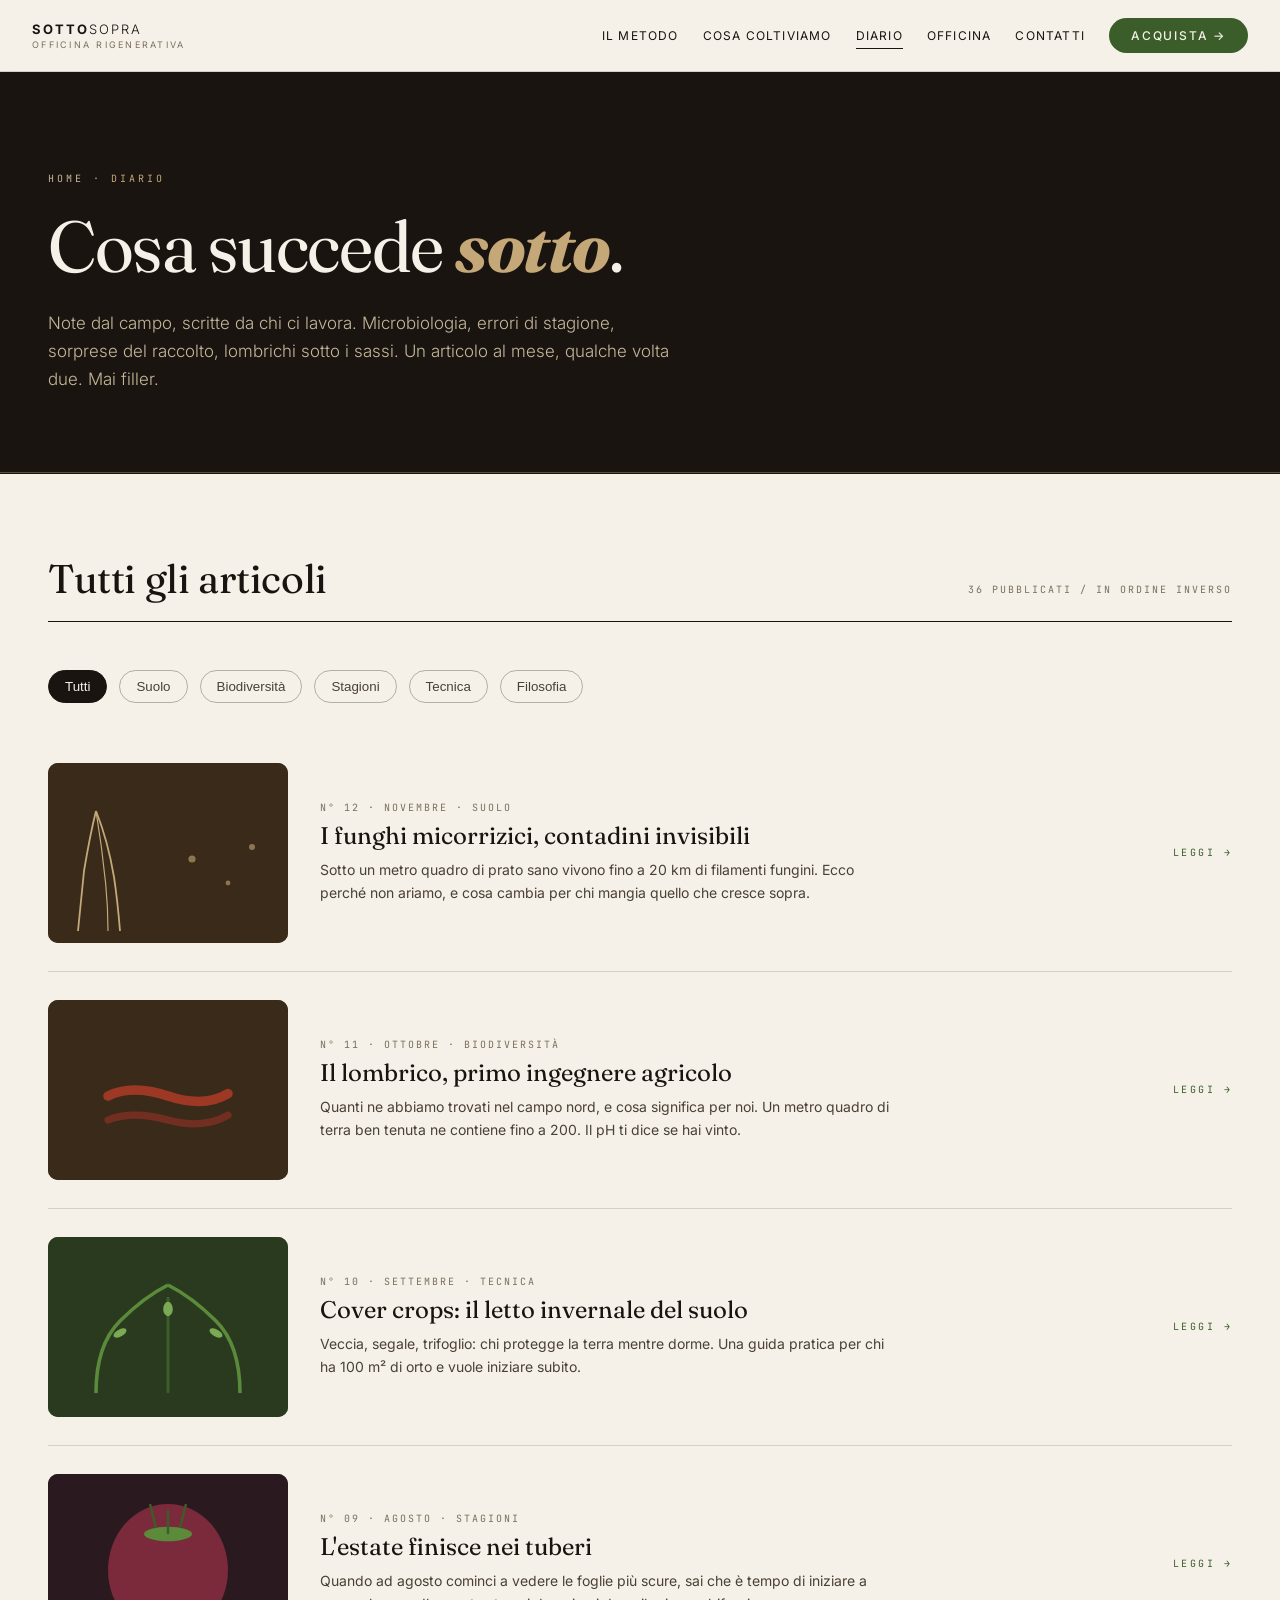
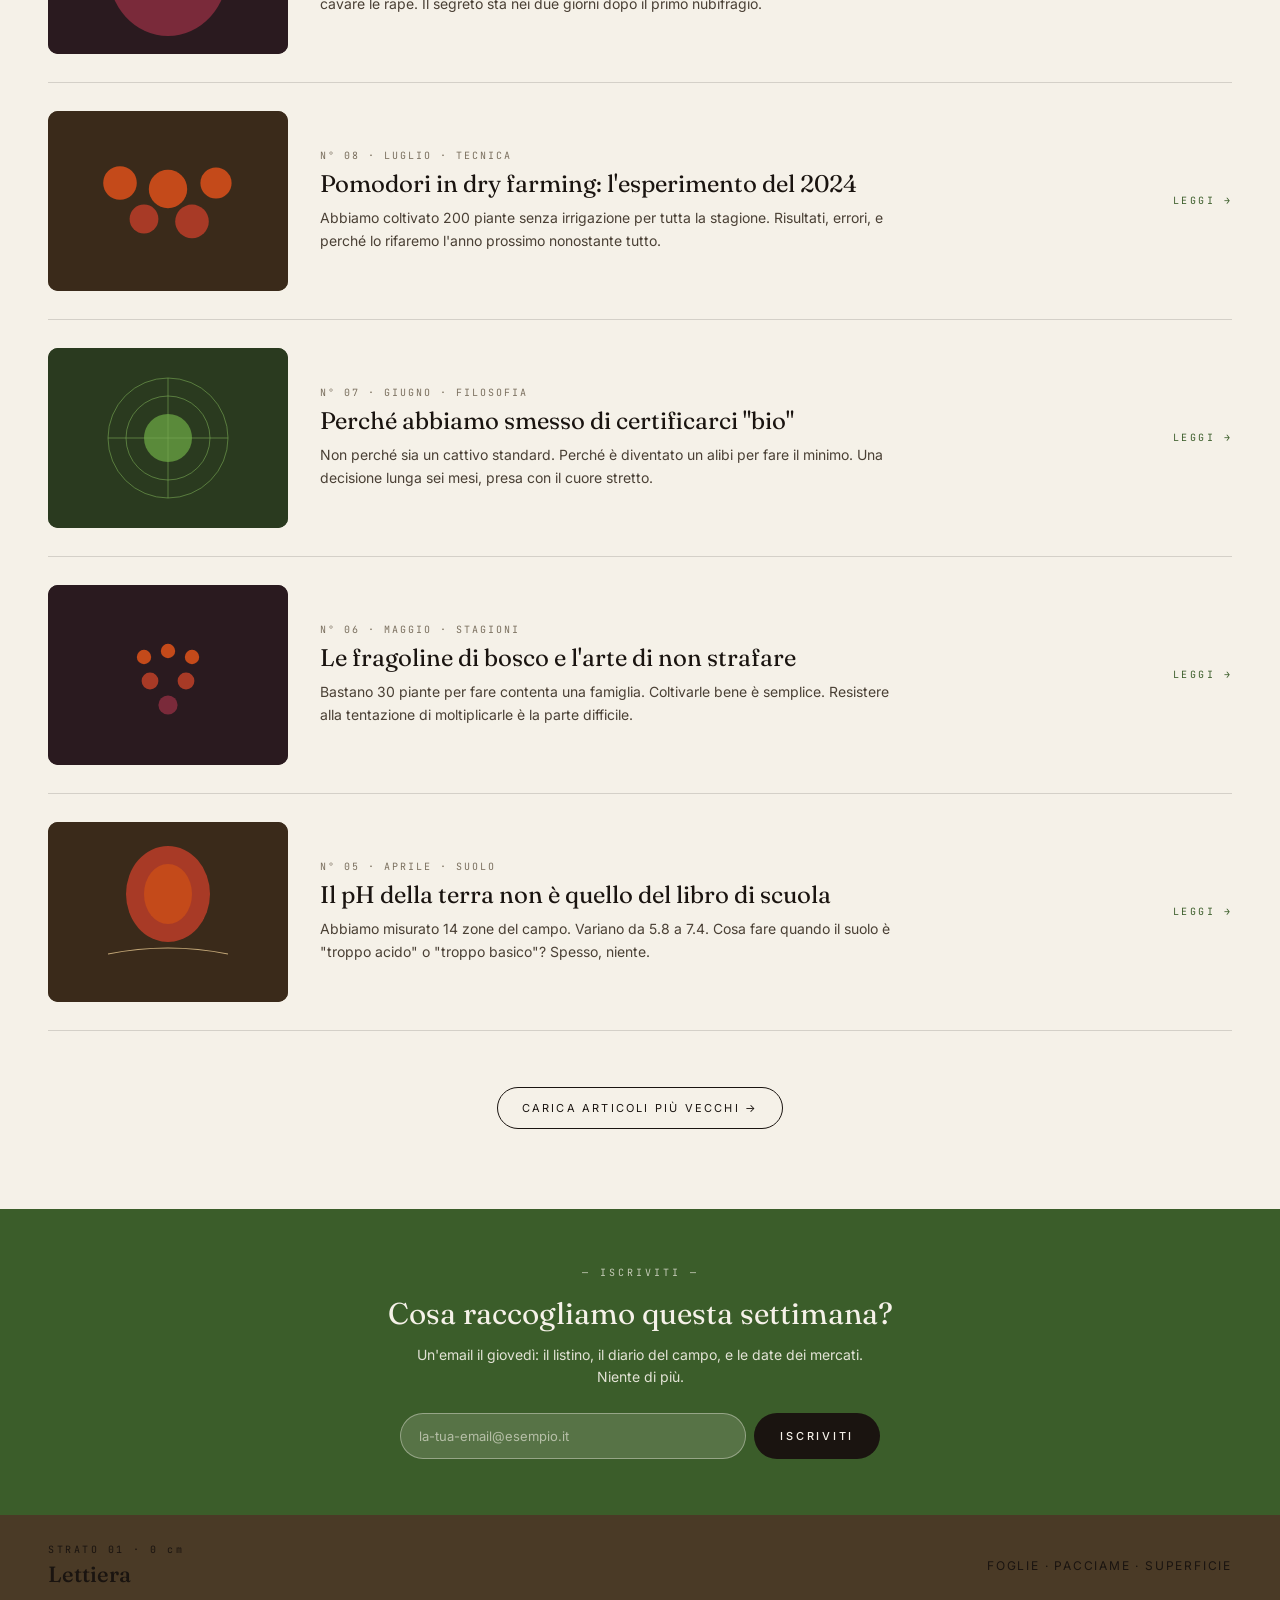
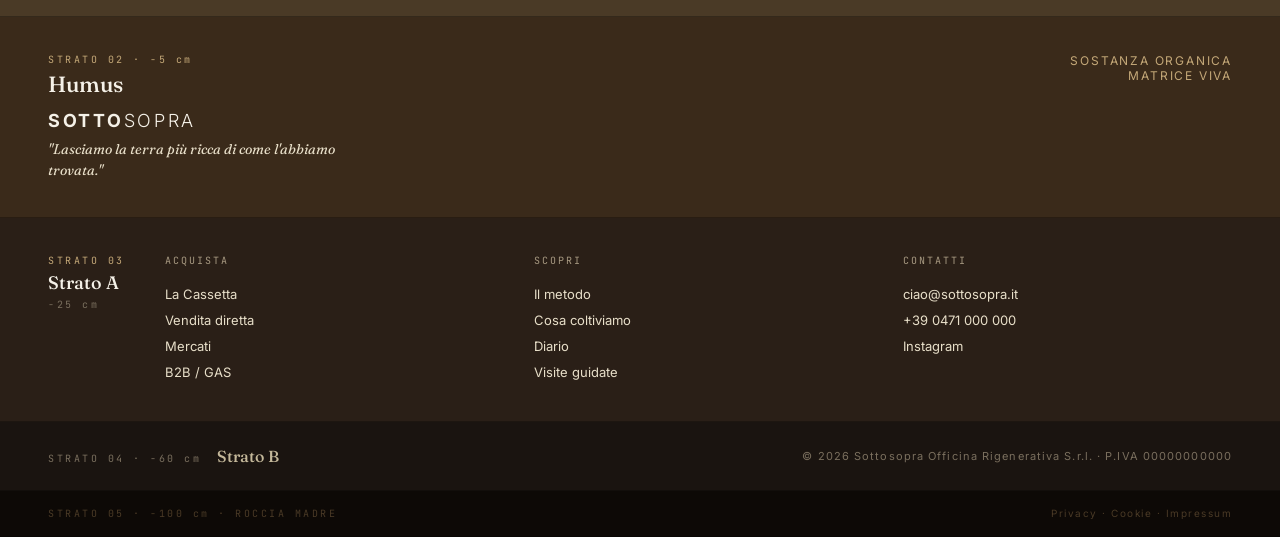
<file: diario.html>
<!DOCTYPE html>
<html lang="it">
<head>
<meta charset="UTF-8">
<meta name="viewport" content="width=device-width, initial-scale=1.0">
<title>Diario · Sottosopra</title>
<meta name="description" content="Cosa succede sotto al campo. Articoli sulla microbiologia del suolo, sulla biodiversità, sulle stagioni e sul lavoro contadino di Sottosopra.">

<link rel="preconnect" href="https://fonts.googleapis.com">
<link rel="preconnect" href="https://fonts.gstatic.com" crossorigin>
<link href="https://fonts.googleapis.com/css2?family=Fraunces:ital,opsz,wght@0,9..144,300;0,9..144,400;0,9..144,500;0,9..144,700;1,9..144,300;1,9..144,400&family=Inter:wght@300;400;500;600&family=JetBrains+Mono:wght@400;500&display=swap" rel="stylesheet">

<link rel="stylesheet" href="shared/style.css">
<link rel="stylesheet" href="shared/editorial.css">
</head>
<body>

<div class="torch"></div>

<header class="header">
  <a href="index.html" class="logo">
    <strong>Sotto</strong><span class="thin">sopra</span>
    <small>OFFICINA RIGENERATIVA</small>
  </a>
  <nav class="main">
    <a href="metodo.html">Il metodo</a>
    <a href="coltiviamo.html">Cosa coltiviamo</a>
    <a href="diario.html" class="active">Diario</a>
    <a href="officina.html">Officina</a>
    <a href="contatti.html">Contatti</a>
    <a href="cassetta.html" class="btn-cta">Acquista →</a>
  </nav>
  <button class="menu-toggle" aria-label="Menu"><div></div><div></div><div></div></button>
</header>

<section class="subpage-hero" data-dark="true">
  <div class="breadcrumb"><a href="index.html">Home</a> · Diario</div>
  <h1>Cosa succede <em>sotto</em>.</h1>
  <p class="lead">Note dal campo, scritte da chi ci lavora. Microbiologia, errori di stagione, sorprese del raccolto, lombrichi sotto i sassi. Un articolo al mese, qualche volta due. Mai filler.</p>
  <div class="horizon-divider"></div>
</section>

<section class="diario-list-section">
  <div class="section-header">
    <h2>Tutti gli articoli</h2>
    <span class="meta">36 PUBBLICATI / IN ORDINE INVERSO</span>
  </div>

  <div class="diario-filter-bar">
    <button class="filter-pill active">Tutti</button>
    <button class="filter-pill">Suolo</button>
    <button class="filter-pill">Biodiversità</button>
    <button class="filter-pill">Stagioni</button>
    <button class="filter-pill">Tecnica</button>
    <button class="filter-pill">Filosofia</button>
  </div>

  <div class="diario-list">

    <a href="diario-articolo.html" class="diario-list-item" style="text-decoration: none;">
      <div class="img">
        <svg viewBox="0 0 200 150" style="width: 100%; height: 100%;" preserveAspectRatio="xMidYMid slice">
          <rect width="200" height="150" fill="#3a2a1a"/>
          <path d="M40 40 Q35 60 30 90 Q28 110 25 140" stroke="#c4a878" stroke-width="1.5" fill="none"/>
          <path d="M40 40 Q50 65 55 95 Q58 115 60 140" stroke="#c4a878" stroke-width="1.5" fill="none"/>
          <path d="M40 40 Q45 70 48 100 Q50 120 50 140" stroke="#c4a878" stroke-width="1" fill="none"/>
          <circle cx="120" cy="80" r="3" fill="#c4a878" opacity="0.6"/>
          <circle cx="150" cy="100" r="2" fill="#c4a878" opacity="0.6"/>
          <circle cx="170" cy="70" r="2.5" fill="#c4a878" opacity="0.6"/>
        </svg>
      </div>
      <div class="info">
        <div class="meta">N° 12 · Novembre · Suolo</div>
        <h3>I funghi micorrizici, contadini invisibili</h3>
        <p>Sotto un metro quadro di prato sano vivono fino a 20 km di filamenti fungini. Ecco perché non ariamo, e cosa cambia per chi mangia quello che cresce sopra.</p>
      </div>
      <div class="read">LEGGI →</div>
    </a>

    <a href="diario.html" class="diario-list-item" style="text-decoration: none;">
      <div class="img red">
        <svg viewBox="0 0 200 150" style="width: 100%; height: 100%;" preserveAspectRatio="xMidYMid slice">
          <rect width="200" height="150" fill="#3a2a1a"/>
          <path d="M50 80 Q70 70 100 80 Q130 90 150 78" stroke="#a83a26" stroke-width="8" fill="none" stroke-linecap="round" opacity="0.9"/>
          <path d="M50 100 Q70 92 100 100 Q130 108 150 96" stroke="#8a3324" stroke-width="6" fill="none" stroke-linecap="round" opacity="0.7"/>
        </svg>
      </div>
      <div class="info">
        <div class="meta">N° 11 · Ottobre · Biodiversità</div>
        <h3>Il lombrico, primo ingegnere agricolo</h3>
        <p>Quanti ne abbiamo trovati nel campo nord, e cosa significa per noi. Un metro quadro di terra ben tenuta ne contiene fino a 200. Il pH ti dice se hai vinto.</p>
      </div>
      <div class="read">LEGGI →</div>
    </a>

    <a href="diario.html" class="diario-list-item" style="text-decoration: none;">
      <div class="img green">
        <svg viewBox="0 0 200 150" style="width: 100%; height: 100%;" preserveAspectRatio="xMidYMid slice">
          <rect width="200" height="150" fill="#2a3a1f"/>
          <path d="M40 130 Q40 90 60 70 Q80 50 100 40" stroke="#5a8a3a" stroke-width="3" fill="none"/>
          <path d="M100 130 L100 50" stroke="#3b5d2a" stroke-width="2.5"/>
          <path d="M160 130 Q160 90 140 70 Q120 50 100 40" stroke="#5a8a3a" stroke-width="3" fill="none"/>
          <ellipse cx="60" cy="80" rx="6" ry="3" fill="#7aaa54" transform="rotate(-30 60 80)"/>
          <ellipse cx="140" cy="80" rx="6" ry="3" fill="#7aaa54" transform="rotate(30 140 80)"/>
          <ellipse cx="100" cy="60" rx="4" ry="6" fill="#7aaa54"/>
        </svg>
      </div>
      <div class="info">
        <div class="meta">N° 10 · Settembre · Tecnica</div>
        <h3>Cover crops: il letto invernale del suolo</h3>
        <p>Veccia, segale, trifoglio: chi protegge la terra mentre dorme. Una guida pratica per chi ha 100 m² di orto e vuole iniziare subito.</p>
      </div>
      <div class="read">LEGGI →</div>
    </a>

    <a href="diario.html" class="diario-list-item" style="text-decoration: none;">
      <div class="img beet">
        <svg viewBox="0 0 200 150" style="width: 100%; height: 100%;" preserveAspectRatio="xMidYMid slice">
          <rect width="200" height="150" fill="#2a1a1f"/>
          <ellipse cx="100" cy="80" rx="50" ry="55" fill="#7a2a3a"/>
          <ellipse cx="100" cy="50" rx="20" ry="6" fill="#5a8a3a"/>
          <path d="M100 50 L100 30 M90 45 L85 25 M110 45 L115 25" stroke="#3b5d2a" stroke-width="2"/>
        </svg>
      </div>
      <div class="info">
        <div class="meta">N° 09 · Agosto · Stagioni</div>
        <h3>L'estate finisce nei tuberi</h3>
        <p>Quando ad agosto cominci a vedere le foglie più scure, sai che è tempo di iniziare a cavare le rape. Il segreto sta nei due giorni dopo il primo nubifragio.</p>
      </div>
      <div class="read">LEGGI →</div>
    </a>

    <a href="diario.html" class="diario-list-item" style="text-decoration: none;">
      <div class="img">
        <svg viewBox="0 0 200 150" style="width: 100%; height: 100%;" preserveAspectRatio="xMidYMid slice">
          <rect width="200" height="150" fill="#3a2a1a"/>
          <circle cx="60" cy="60" r="14" fill="#c44a1a"/>
          <circle cx="100" cy="65" r="16" fill="#c44a1a"/>
          <circle cx="140" cy="60" r="13" fill="#c44a1a"/>
          <circle cx="80" cy="90" r="12" fill="#a83a26"/>
          <circle cx="120" cy="92" r="14" fill="#a83a26"/>
        </svg>
      </div>
      <div class="info">
        <div class="meta">N° 08 · Luglio · Tecnica</div>
        <h3>Pomodori in dry farming: l'esperimento del 2024</h3>
        <p>Abbiamo coltivato 200 piante senza irrigazione per tutta la stagione. Risultati, errori, e perché lo rifaremo l'anno prossimo nonostante tutto.</p>
      </div>
      <div class="read">LEGGI →</div>
    </a>

    <a href="diario.html" class="diario-list-item" style="text-decoration: none;">
      <div class="img green">
        <svg viewBox="0 0 200 150" style="width: 100%; height: 100%;" preserveAspectRatio="xMidYMid slice">
          <rect width="200" height="150" fill="#2a3a1f"/>
          <circle cx="100" cy="75" r="50" fill="none" stroke="#7aaa54" stroke-width="0.5"/>
          <circle cx="100" cy="75" r="35" fill="none" stroke="#7aaa54" stroke-width="0.5"/>
          <circle cx="100" cy="75" r="20" fill="#5a8a3a"/>
          <line x1="100" y1="25" x2="100" y2="125" stroke="#7aaa54" stroke-width="0.5"/>
          <line x1="50" y1="75" x2="150" y2="75" stroke="#7aaa54" stroke-width="0.5"/>
        </svg>
      </div>
      <div class="info">
        <div class="meta">N° 07 · Giugno · Filosofia</div>
        <h3>Perché abbiamo smesso di certificarci "bio"</h3>
        <p>Non perché sia un cattivo standard. Perché è diventato un alibi per fare il minimo. Una decisione lunga sei mesi, presa con il cuore stretto.</p>
      </div>
      <div class="read">LEGGI →</div>
    </a>

    <a href="diario.html" class="diario-list-item" style="text-decoration: none;">
      <div class="img beet">
        <svg viewBox="0 0 200 150" style="width: 100%; height: 100%;" preserveAspectRatio="xMidYMid slice">
          <rect width="200" height="150" fill="#2a1a1f"/>
          <circle cx="80" cy="60" r="6" fill="#c44a1a"/>
          <circle cx="100" cy="55" r="6" fill="#c44a1a"/>
          <circle cx="120" cy="60" r="6" fill="#c44a1a"/>
          <circle cx="85" cy="80" r="7" fill="#a83a26"/>
          <circle cx="115" cy="80" r="7" fill="#a83a26"/>
          <circle cx="100" cy="100" r="8" fill="#7a2a3a"/>
        </svg>
      </div>
      <div class="info">
        <div class="meta">N° 06 · Maggio · Stagioni</div>
        <h3>Le fragoline di bosco e l'arte di non strafare</h3>
        <p>Bastano 30 piante per fare contenta una famiglia. Coltivarle bene è semplice. Resistere alla tentazione di moltiplicarle è la parte difficile.</p>
      </div>
      <div class="read">LEGGI →</div>
    </a>

    <a href="diario.html" class="diario-list-item" style="text-decoration: none;">
      <div class="img red">
        <svg viewBox="0 0 200 150" style="width: 100%; height: 100%;" preserveAspectRatio="xMidYMid slice">
          <rect width="200" height="150" fill="#3a2a1a"/>
          <path d="M50 110 Q100 100 150 110" stroke="#c4a878" stroke-width="1" fill="none"/>
          <path d="M70 80 Q100 75 130 80" stroke="#c4a878" stroke-width="1" fill="none"/>
          <ellipse cx="100" cy="60" rx="35" ry="40" fill="#a83a26"/>
          <ellipse cx="100" cy="60" rx="20" ry="25" fill="#c44a1a"/>
        </svg>
      </div>
      <div class="info">
        <div class="meta">N° 05 · Aprile · Suolo</div>
        <h3>Il pH della terra non è quello del libro di scuola</h3>
        <p>Abbiamo misurato 14 zone del campo. Variano da 5.8 a 7.4. Cosa fare quando il suolo è "troppo acido" o "troppo basico"? Spesso, niente.</p>
      </div>
      <div class="read">LEGGI →</div>
    </a>

  </div>

  <div style="text-align: center; margin-top: 56px;">
    <a class="btn-outline-dark">Carica articoli più vecchi →</a>
  </div>
</section>

<section class="newsletter" data-dark="true">
  <p class="pre">— ISCRIVITI —</p>
  <h3>Cosa raccogliamo questa settimana?</h3>
  <p>Un'email il giovedì: il listino, il diario del campo, e le date dei mercati. Niente di più.</p>
  <form onsubmit="event.preventDefault(); alert('Grazie! Ti scriveremo presto.');">
    <input type="email" placeholder="la-tua-email@esempio.it" required>
    <button type="submit">Iscriviti</button>
  </form>
</section>

<footer>
  <div class="strato s1"><div class="strato-row"><div><div class="label">STRATO 01 · 0 cm</div><div class="name">Lettiera</div></div><div class="desc">Foglie · pacciame · superficie</div></div></div>
  <div class="strato s2"><div class="humus-content"><div class="humus-text"><div class="label">STRATO 02 · −5 cm</div><div class="name">Humus</div><div class="logo-line"><strong>Sotto</strong><span style="font-weight:300;">sopra</span></div><p class="quote">"Lasciamo la terra più ricca di come l'abbiamo trovata."</p></div><div class="humus-meta">Sostanza organica<br>matrice viva</div></div></div>
  <div class="strato s3"><div class="footer-cols"><div class="strato-label-col"><div class="label">STRATO 03</div><div class="name">Strato A</div><div class="label" style="margin-top: 4px; color: var(--text-muted);">−25 cm</div></div><div class="col-acquista"><div class="col-label">ACQUISTA</div><div class="col-list"><a href="cassetta.html">La Cassetta</a><a href="officina.html#vendita-diretta">Vendita diretta</a><a href="officina.html#mercati">Mercati</a><a href="contatti.html#b2b">B2B / GAS</a></div></div><div class="col-scopri"><div class="col-label">SCOPRI</div><div class="col-list"><a href="metodo.html">Il metodo</a><a href="coltiviamo.html">Cosa coltiviamo</a><a href="diario.html">Diario</a><a href="officina.html#visite">Visite guidate</a></div></div><div class="col-contatti"><div class="col-label">CONTATTI</div><div class="col-list"><a href="mailto:ciao@sottosopra.it">ciao@sottosopra.it</a><a href="tel:+390471000000">+39 0471 000 000</a><a>Instagram</a></div></div></div></div>
  <div class="strato s4"><div class="strato-row"><div><span class="label">STRATO 04 · −60 cm</span><span class="name">Strato B</span></div><div class="copy">© 2026 Sottosopra Officina Rigenerativa S.r.l. · P.IVA 00000000000</div></div></div>
  <div class="strato s5"><div class="strato-row"><span class="label">STRATO 05 · −100 cm · ROCCIA MADRE</span><span class="privacy">Privacy · Cookie · Impressum</span></div></div>
</footer>

<script src="shared/main.js"></script>
</body>
</html>
</file>
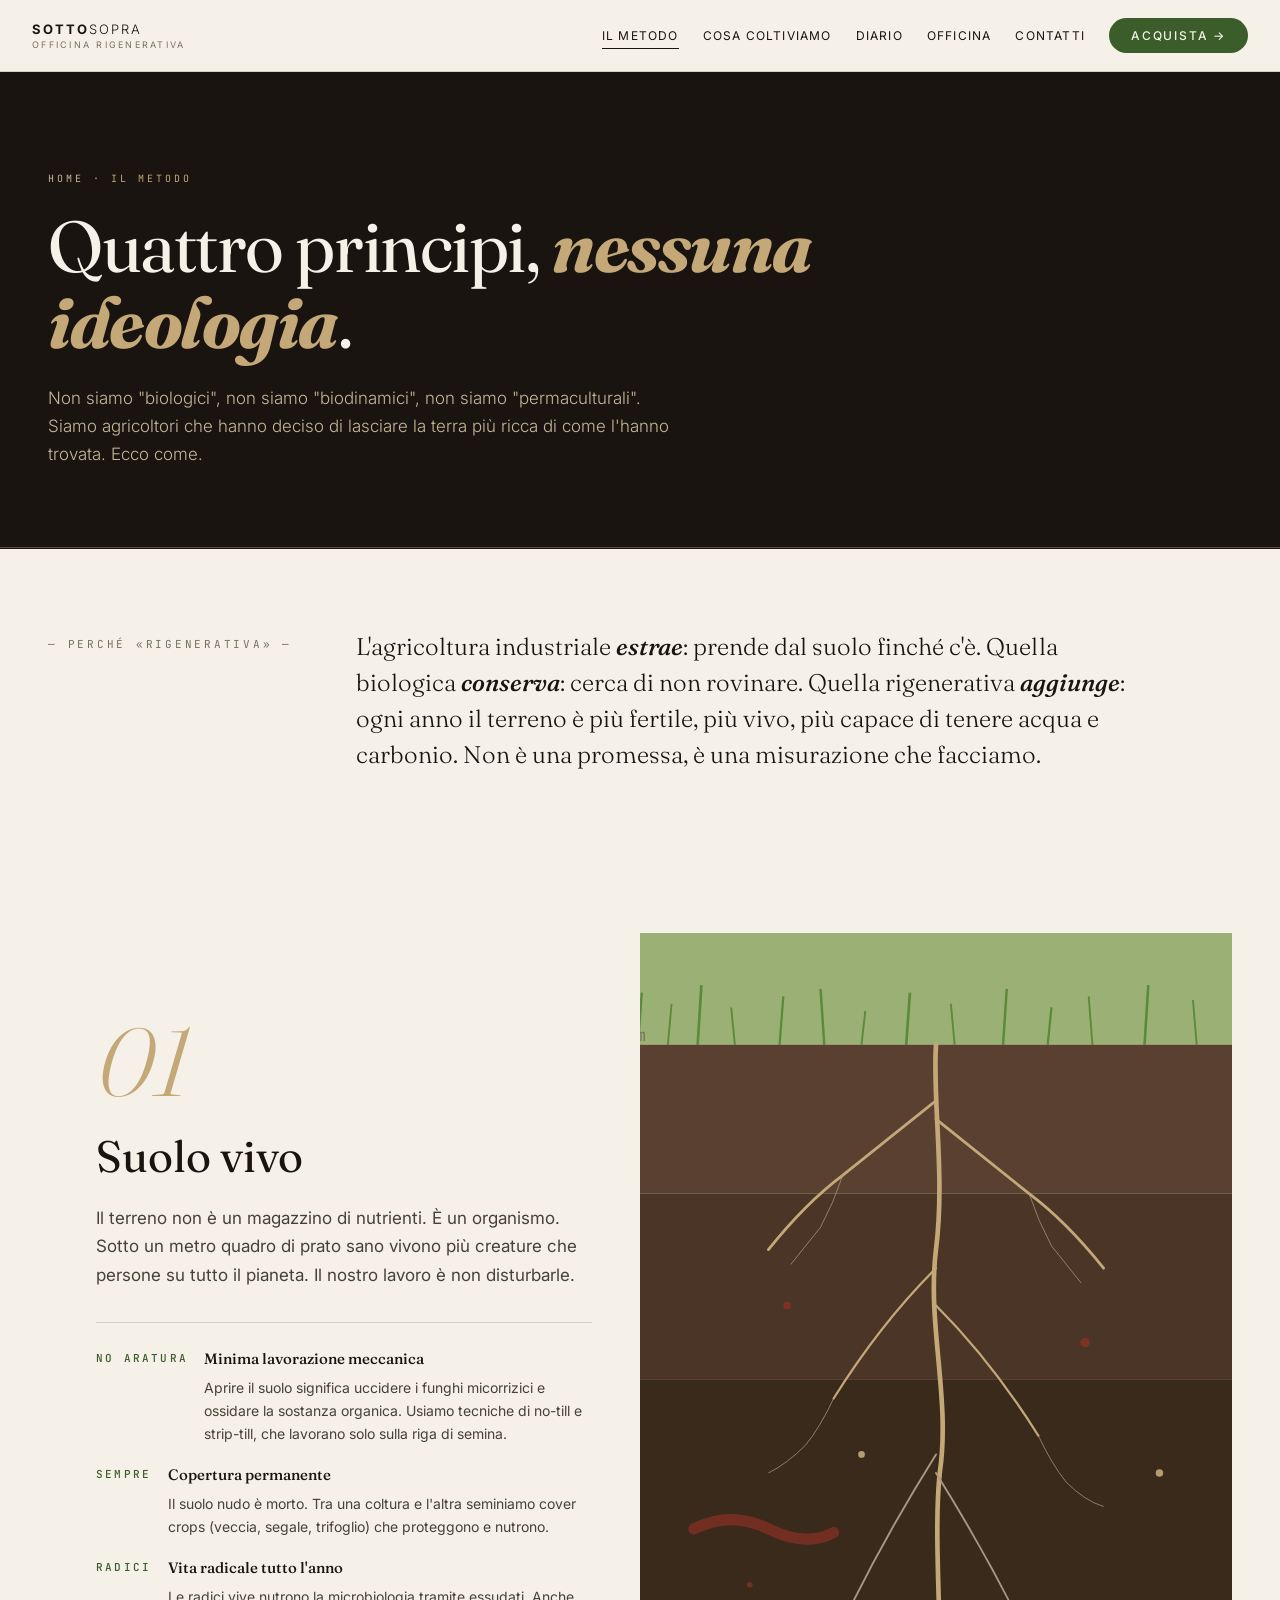
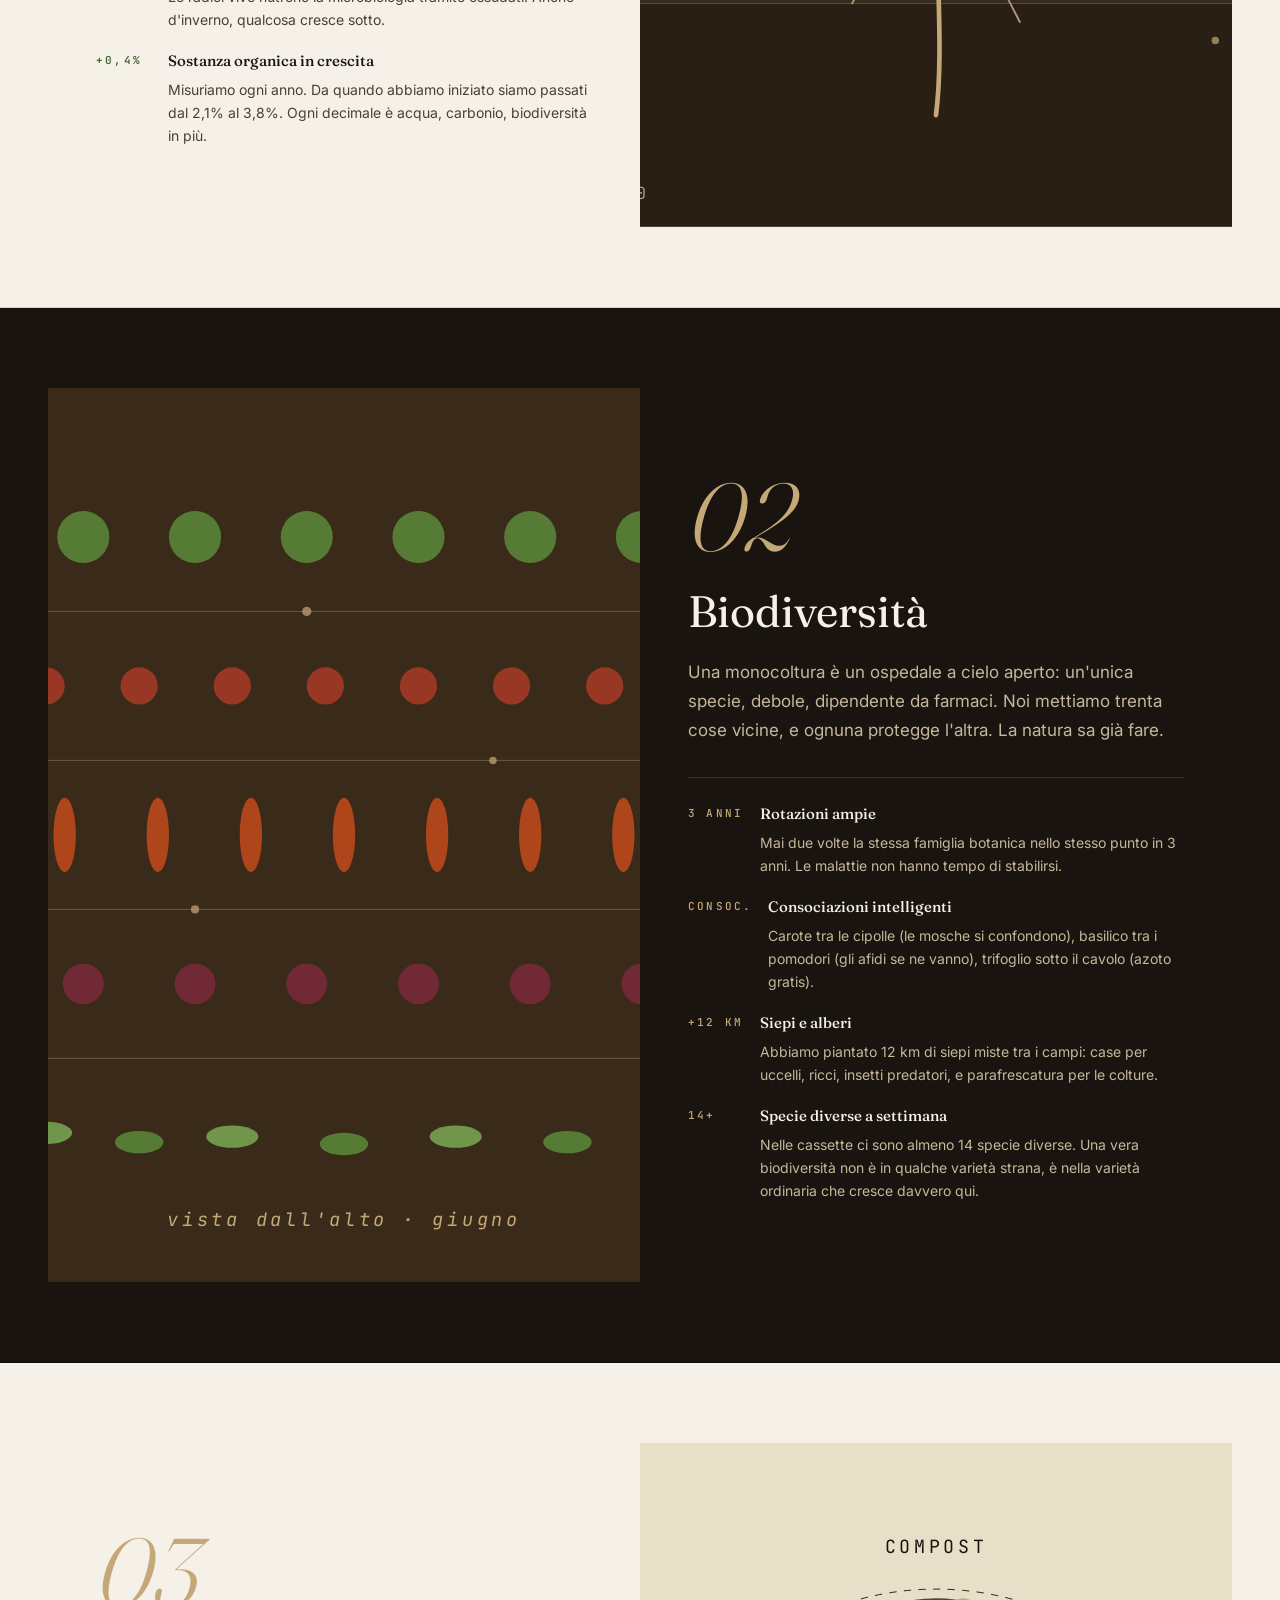
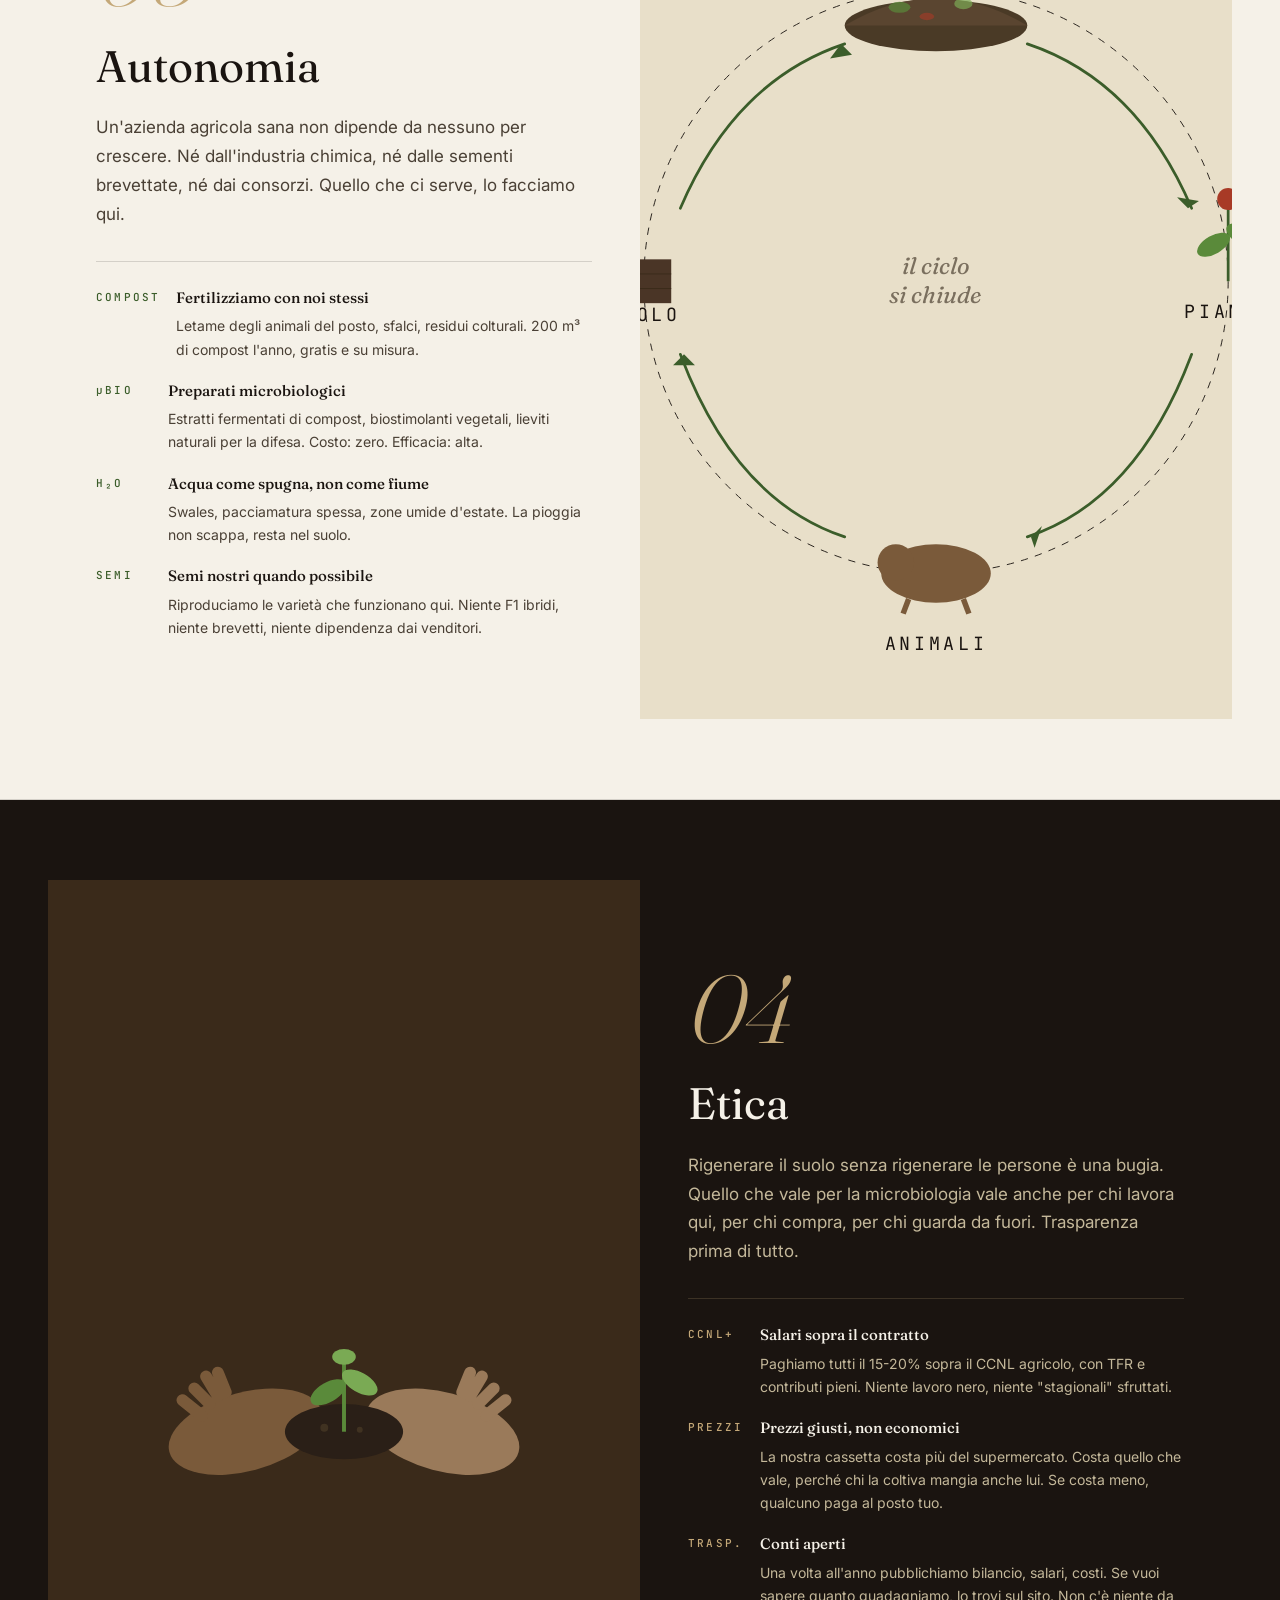
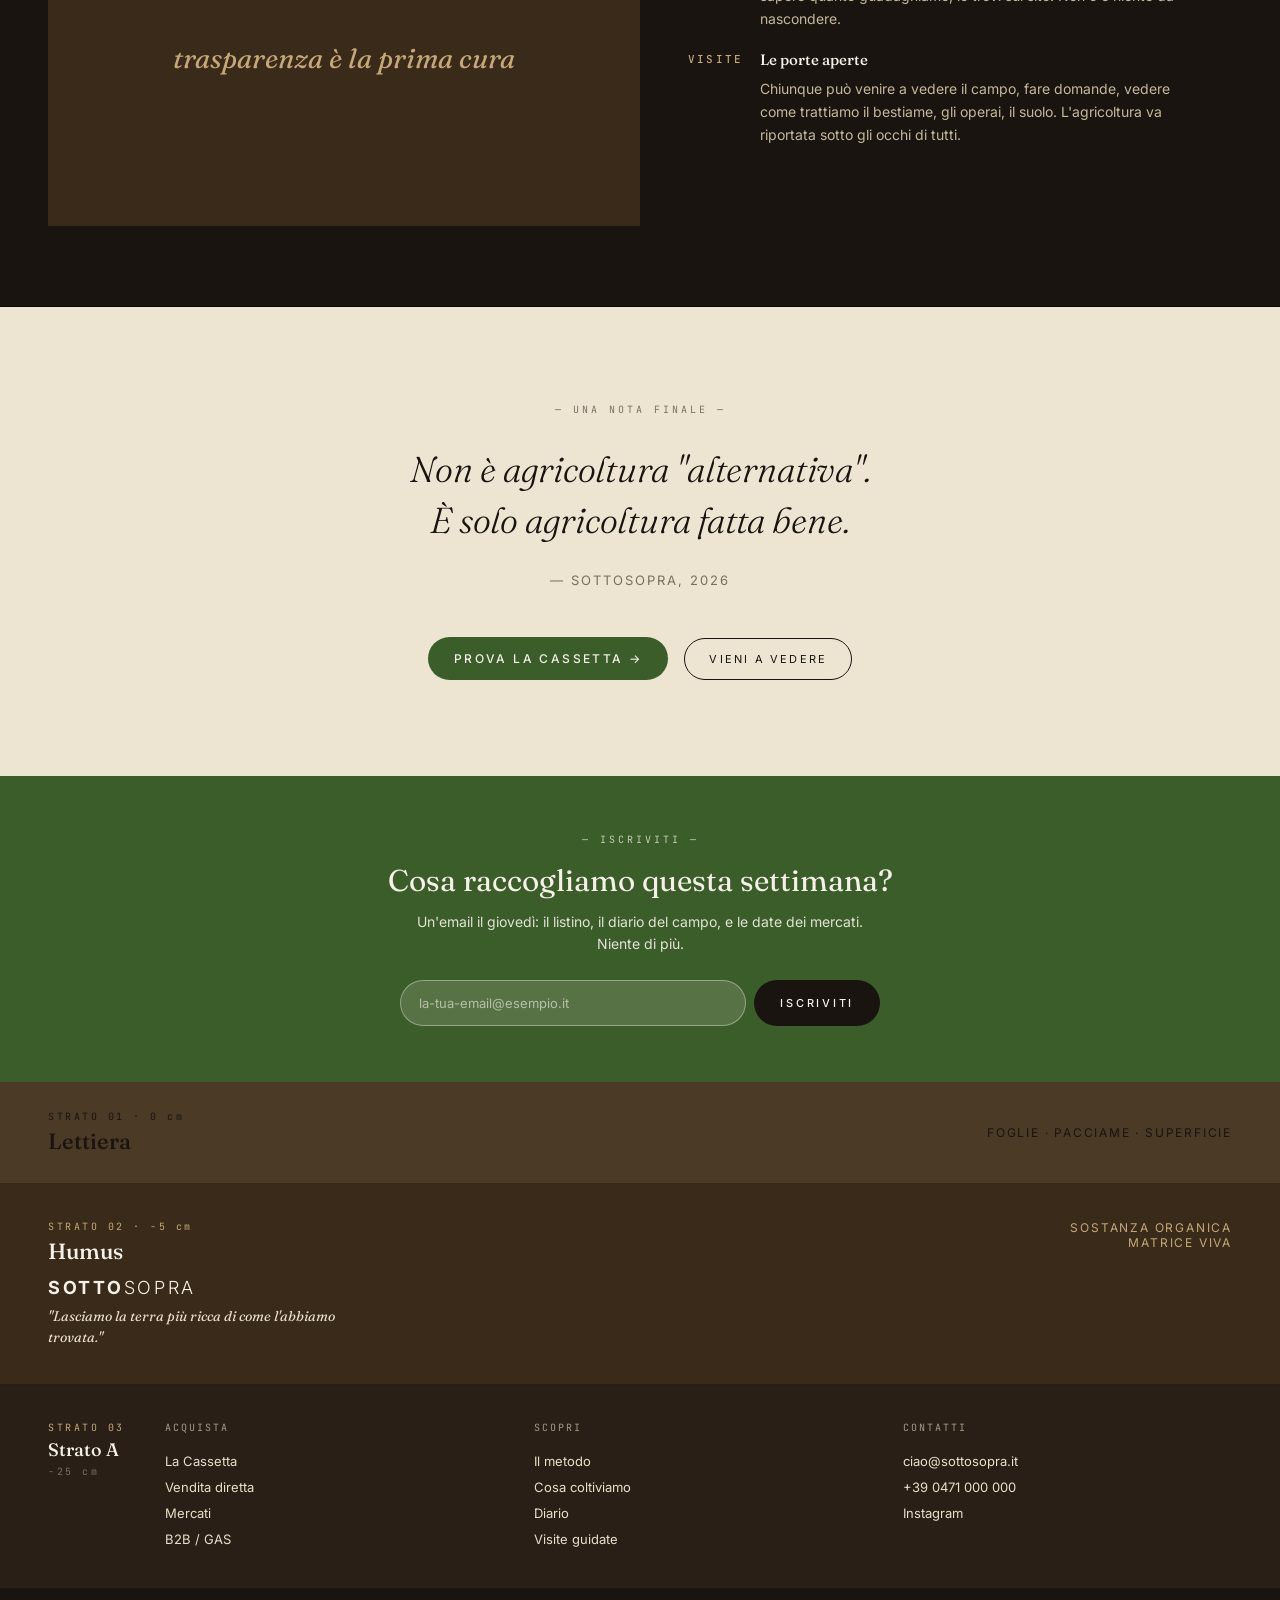
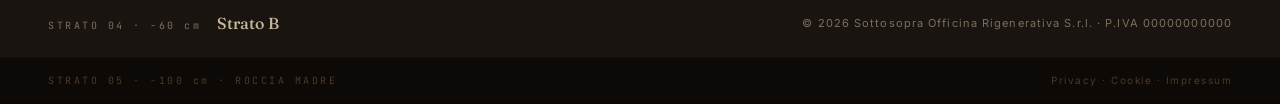
<file: metodo.html>
<!DOCTYPE html>
<html lang="it">
<head>
<meta charset="UTF-8">
<meta name="viewport" content="width=device-width, initial-scale=1.0">
<title>Il metodo · Sottosopra</title>
<meta name="description" content="Quattro principi rigenerativi: suolo vivo, biodiversità, autonomia, etica. Ecco come lavoriamo a Sottosopra.">

<link rel="preconnect" href="https://fonts.googleapis.com">
<link rel="preconnect" href="https://fonts.gstatic.com" crossorigin>
<link href="https://fonts.googleapis.com/css2?family=Fraunces:ital,opsz,wght@0,9..144,300;0,9..144,400;0,9..144,500;0,9..144,700;1,9..144,300;1,9..144,400&family=Inter:wght@300;400;500;600&family=JetBrains+Mono:wght@400;500&display=swap" rel="stylesheet">

<link rel="stylesheet" href="shared/style.css">
<link rel="stylesheet" href="shared/editorial.css">
</head>
<body>

<div class="torch"></div>

<header class="header">
  <a href="index.html" class="logo">
    <strong>Sotto</strong><span class="thin">sopra</span>
    <small>OFFICINA RIGENERATIVA</small>
  </a>
  <nav class="main">
    <a href="metodo.html" class="active">Il metodo</a>
    <a href="coltiviamo.html">Cosa coltiviamo</a>
    <a href="diario.html">Diario</a>
    <a href="officina.html">Officina</a>
    <a href="contatti.html">Contatti</a>
    <a href="cassetta.html" class="btn-cta">Acquista →</a>
  </nav>
  <button class="menu-toggle" aria-label="Menu"><div></div><div></div><div></div></button>
</header>

<section class="subpage-hero" data-dark="true">
  <div class="breadcrumb"><a href="index.html">Home</a> · Il metodo</div>
  <h1>Quattro principi, <em>nessuna ideologia</em>.</h1>
  <p class="lead">Non siamo "biologici", non siamo "biodinamici", non siamo "permaculturali". Siamo agricoltori che hanno deciso di lasciare la terra più ricca di come l'hanno trovata. Ecco come.</p>
  <div class="horizon-divider"></div>
</section>

<section class="intro-block">
  <div class="intro-grid">
    <div class="intro-meta">— PERCHÉ «RIGENERATIVA» —</div>
    <div class="intro-text">
      L'agricoltura industriale <strong>estrae</strong>: prende dal suolo finché c'è. Quella biologica <strong>conserva</strong>: cerca di non rovinare. Quella rigenerativa <strong>aggiunge</strong>: ogni anno il terreno è più fertile, più vivo, più capace di tenere acqua e carbonio. Non è una promessa, è una misurazione che facciamo.
    </div>
  </div>
</section>

<!-- PRINCIPIO 01 -->
<section class="principle" data-dark="false">
  <div class="principle-content">
    <div class="num-large">01</div>
    <h2>Suolo vivo</h2>
    <p class="lead">Il terreno non è un magazzino di nutrienti. È un organismo. Sotto un metro quadro di prato sano vivono più creature che persone su tutto il pianeta. Il nostro lavoro è non disturbarle.</p>
    <ul class="detail-list">
      <li>
        <span class="ico">NO ARATURA</span>
        <span><strong>Minima lavorazione meccanica</strong>Aprire il suolo significa uccidere i funghi micorrizici e ossidare la sostanza organica. Usiamo tecniche di no-till e strip-till, che lavorano solo sulla riga di semina.</span>
      </li>
      <li>
        <span class="ico">SEMPRE</span>
        <span><strong>Copertura permanente</strong>Il suolo nudo è morto. Tra una coltura e l'altra seminiamo cover crops (veccia, segale, trifoglio) che proteggono e nutrono.</span>
      </li>
      <li>
        <span class="ico">RADICI</span>
        <span><strong>Vita radicale tutto l'anno</strong>Le radici vive nutrono la microbiologia tramite essudati. Anche d'inverno, qualcosa cresce sotto.</span>
      </li>
      <li>
        <span class="ico">+0,4%</span>
        <span><strong>Sostanza organica in crescita</strong>Misuriamo ogni anno. Da quando abbiamo iniziato siamo passati dal 2,1% al 3,8%. Ogni decimale è acqua, carbonio, biodiversità in più.</span>
      </li>
    </ul>
  </div>
  <div class="principle-visual">
    <svg viewBox="0 0 400 480" style="width: 100%; height: 100%;" preserveAspectRatio="xMidYMid slice">
      <rect width="400" height="480" fill="#e8dfc9"/>
      <!-- Cross section of soil layers -->
      <rect y="0" width="400" height="60" fill="#9ab074"/>
      <!-- grass -->
      <line x1="40" y1="60" x2="42" y2="32" stroke="#5a8a3a" stroke-width="1.2"/>
      <line x1="56" y1="60" x2="58" y2="38" stroke="#5a8a3a" stroke-width="1"/>
      <line x1="72" y1="60" x2="74" y2="28" stroke="#5a8a3a" stroke-width="1.4"/>
      <line x1="92" y1="60" x2="90" y2="40" stroke="#5a8a3a" stroke-width="1"/>
      <line x1="116" y1="60" x2="118" y2="34" stroke="#5a8a3a" stroke-width="1.2"/>
      <line x1="140" y1="60" x2="138" y2="30" stroke="#5a8a3a" stroke-width="1.3"/>
      <line x1="160" y1="60" x2="162" y2="42" stroke="#5a8a3a" stroke-width="1"/>
      <line x1="184" y1="60" x2="186" y2="32" stroke="#5a8a3a" stroke-width="1.4"/>
      <line x1="210" y1="60" x2="208" y2="38" stroke="#5a8a3a" stroke-width="1"/>
      <line x1="236" y1="60" x2="238" y2="30" stroke="#5a8a3a" stroke-width="1.3"/>
      <line x1="260" y1="60" x2="262" y2="40" stroke="#5a8a3a" stroke-width="1.2"/>
      <line x1="284" y1="60" x2="282" y2="34" stroke="#5a8a3a" stroke-width="1"/>
      <line x1="312" y1="60" x2="314" y2="28" stroke="#5a8a3a" stroke-width="1.4"/>
      <line x1="340" y1="60" x2="338" y2="36" stroke="#5a8a3a" stroke-width="1"/>
      <line x1="370" y1="60" x2="372" y2="32" stroke="#5a8a3a" stroke-width="1.2"/>
      <!-- soil layers -->
      <rect y="60" width="400" height="80" fill="#5a4030"/>
      <rect y="140" width="400" height="100" fill="#4a3526"/>
      <rect y="240" width="400" height="120" fill="#3a2a1c"/>
      <rect y="360" width="400" height="120" fill="#2a1f14"/>
      <!-- Roots system -->
      <path d="M200 60 C 198 90, 205 130, 200 170 C 195 210, 208 250, 202 290 C 198 330, 205 380, 200 420" stroke="#c4a878" stroke-width="2.5" fill="none" stroke-linecap="round"/>
      <path d="M200 90 Q 175 110 150 130 Q 130 145 110 170" stroke="#c4a878" stroke-width="1.5" fill="none" stroke-linecap="round"/>
      <path d="M200 100 Q 225 120 250 140 Q 270 155 290 180" stroke="#c4a878" stroke-width="1.5" fill="none" stroke-linecap="round"/>
      <path d="M200 180 Q 170 210 145 250" stroke="#c4a878" stroke-width="1.2" fill="none" stroke-linecap="round"/>
      <path d="M200 200 Q 230 230 255 270" stroke="#c4a878" stroke-width="1.2" fill="none" stroke-linecap="round"/>
      <path d="M200 280 Q 175 320 155 360" stroke="#a89a82" stroke-width="1" fill="none" stroke-linecap="round"/>
      <path d="M200 290 Q 225 330 245 370" stroke="#a89a82" stroke-width="1" fill="none" stroke-linecap="round"/>
      <!-- micro-organisms scattered -->
      <circle cx="120" cy="200" r="2" fill="#8a3324" opacity="0.8"/>
      <circle cx="280" cy="220" r="2.5" fill="#8a3324" opacity="0.8"/>
      <circle cx="160" cy="280" r="1.8" fill="#c4a878" opacity="0.9"/>
      <circle cx="320" cy="290" r="2" fill="#c4a878" opacity="0.9"/>
      <circle cx="100" cy="350" r="1.5" fill="#8a3324" opacity="0.7"/>
      <circle cx="350" cy="380" r="2" fill="#c4a878" opacity="0.7"/>
      <!-- earthworm -->
      <path d="M70 320 Q 90 310 110 320 Q 130 330 145 322" stroke="#8a3324" stroke-width="6" fill="none" stroke-linecap="round" opacity="0.7"/>
      <!-- Mycorrhizal hyphae network -->
      <path d="M150 130 Q 145 145 138 158 Q 130 168 122 178" stroke="#a89a82" stroke-width="0.4" fill="none"/>
      <path d="M250 140 Q 255 155 262 168 Q 270 178 278 188" stroke="#a89a82" stroke-width="0.4" fill="none"/>
      <path d="M145 250 Q 138 265 130 275 Q 120 285 110 290" stroke="#a89a82" stroke-width="0.4" fill="none"/>
      <path d="M255 270 Q 262 285 270 295 Q 280 305 290 308" stroke="#a89a82" stroke-width="0.4" fill="none"/>
      <!-- depth labels -->
      <text x="20" y="58" font-family="JetBrains Mono, monospace" font-size="9" fill="#7a6f5e" letter-spacing="1">0 cm</text>
      <text x="20" y="138" font-family="JetBrains Mono, monospace" font-size="9" fill="#c4a878" letter-spacing="1">−10</text>
      <text x="20" y="238" font-family="JetBrains Mono, monospace" font-size="9" fill="#c4a878" letter-spacing="1">−30</text>
      <text x="20" y="358" font-family="JetBrains Mono, monospace" font-size="9" fill="#c4a878" letter-spacing="1">−60</text>
      <text x="20" y="465" font-family="JetBrains Mono, monospace" font-size="9" fill="#a89a82" letter-spacing="1">−100</text>
    </svg>
  </div>
</section>

<!-- PRINCIPIO 02 -->
<section class="principle reverse dark" data-dark="true">
  <div class="principle-content">
    <div class="num-large">02</div>
    <h2>Biodiversità</h2>
    <p class="lead">Una monocoltura è un ospedale a cielo aperto: un'unica specie, debole, dipendente da farmaci. Noi mettiamo trenta cose vicine, e ognuna protegge l'altra. La natura sa già fare.</p>
    <ul class="detail-list">
      <li>
        <span class="ico">3 ANNI</span>
        <span><strong>Rotazioni ampie</strong>Mai due volte la stessa famiglia botanica nello stesso punto in 3 anni. Le malattie non hanno tempo di stabilirsi.</span>
      </li>
      <li>
        <span class="ico">CONSOC.</span>
        <span><strong>Consociazioni intelligenti</strong>Carote tra le cipolle (le mosche si confondono), basilico tra i pomodori (gli afidi se ne vanno), trifoglio sotto il cavolo (azoto gratis).</span>
      </li>
      <li>
        <span class="ico">+12 KM</span>
        <span><strong>Siepi e alberi</strong>Abbiamo piantato 12 km di siepi miste tra i campi: case per uccelli, ricci, insetti predatori, e parafrescatura per le colture.</span>
      </li>
      <li>
        <span class="ico">14+</span>
        <span><strong>Specie diverse a settimana</strong>Nelle cassette ci sono almeno 14 specie diverse. Una vera biodiversità non è in qualche varietà strana, è nella varietà ordinaria che cresce davvero qui.</span>
      </li>
    </ul>
  </div>
  <div class="principle-visual">
    <svg viewBox="0 0 400 480" style="width: 100%; height: 100%;" preserveAspectRatio="xMidYMid slice">
      <rect width="400" height="480" fill="#3a2a1a"/>
      <!-- field grid view from above -->
      <g opacity="0.5">
        <line x1="0" y1="120" x2="400" y2="120" stroke="#c4a878" stroke-width="0.4"/>
        <line x1="0" y1="200" x2="400" y2="200" stroke="#c4a878" stroke-width="0.4"/>
        <line x1="0" y1="280" x2="400" y2="280" stroke="#c4a878" stroke-width="0.4"/>
        <line x1="0" y1="360" x2="400" y2="360" stroke="#c4a878" stroke-width="0.4"/>
      </g>
      <!-- crop rows alternating -->
      <!-- Row 1 - cabbage -->
      <circle cx="60" cy="80" r="14" fill="#5a8a3a" opacity="0.85"/>
      <circle cx="120" cy="80" r="14" fill="#5a8a3a" opacity="0.85"/>
      <circle cx="180" cy="80" r="14" fill="#5a8a3a" opacity="0.85"/>
      <circle cx="240" cy="80" r="14" fill="#5a8a3a" opacity="0.85"/>
      <circle cx="300" cy="80" r="14" fill="#5a8a3a" opacity="0.85"/>
      <circle cx="360" cy="80" r="14" fill="#5a8a3a" opacity="0.85"/>
      <!-- Row 2 - tomato -->
      <circle cx="40" cy="160" r="10" fill="#a83a26" opacity="0.85"/>
      <circle cx="90" cy="160" r="10" fill="#a83a26" opacity="0.85"/>
      <circle cx="140" cy="160" r="10" fill="#a83a26" opacity="0.85"/>
      <circle cx="190" cy="160" r="10" fill="#a83a26" opacity="0.85"/>
      <circle cx="240" cy="160" r="10" fill="#a83a26" opacity="0.85"/>
      <circle cx="290" cy="160" r="10" fill="#a83a26" opacity="0.85"/>
      <circle cx="340" cy="160" r="10" fill="#a83a26" opacity="0.85"/>
      <!-- Row 3 - carrots -->
      <ellipse cx="50" cy="240" rx="6" ry="20" fill="#c44a1a" opacity="0.85"/>
      <ellipse cx="100" cy="240" rx="6" ry="20" fill="#c44a1a" opacity="0.85"/>
      <ellipse cx="150" cy="240" rx="6" ry="20" fill="#c44a1a" opacity="0.85"/>
      <ellipse cx="200" cy="240" rx="6" ry="20" fill="#c44a1a" opacity="0.85"/>
      <ellipse cx="250" cy="240" rx="6" ry="20" fill="#c44a1a" opacity="0.85"/>
      <ellipse cx="300" cy="240" rx="6" ry="20" fill="#c44a1a" opacity="0.85"/>
      <ellipse cx="350" cy="240" rx="6" ry="20" fill="#c44a1a" opacity="0.85"/>
      <!-- Row 4 - beets -->
      <circle cx="60" cy="320" r="11" fill="#7a2a3a" opacity="0.85"/>
      <circle cx="120" cy="320" r="11" fill="#7a2a3a" opacity="0.85"/>
      <circle cx="180" cy="320" r="11" fill="#7a2a3a" opacity="0.85"/>
      <circle cx="240" cy="320" r="11" fill="#7a2a3a" opacity="0.85"/>
      <circle cx="300" cy="320" r="11" fill="#7a2a3a" opacity="0.85"/>
      <circle cx="360" cy="320" r="11" fill="#7a2a3a" opacity="0.85"/>
      <!-- Row 5 - herbs scattered -->
      <ellipse cx="40" cy="400" rx="14" ry="6" fill="#7aaa54" opacity="0.85"/>
      <ellipse cx="90" cy="405" rx="13" ry="6" fill="#5a8a3a" opacity="0.85"/>
      <ellipse cx="140" cy="402" rx="14" ry="6" fill="#7aaa54" opacity="0.85"/>
      <ellipse cx="200" cy="406" rx="13" ry="6" fill="#5a8a3a" opacity="0.85"/>
      <ellipse cx="260" cy="402" rx="14" ry="6" fill="#7aaa54" opacity="0.85"/>
      <ellipse cx="320" cy="405" rx="13" ry="6" fill="#5a8a3a" opacity="0.85"/>
      <!-- hedge on the side -->
      <path d="M0 0 Q 10 80 6 160 Q 2 240 8 320 Q 12 400 6 480" stroke="#3b5d2a" stroke-width="14" fill="none" opacity="0.7"/>
      <path d="M400 0 Q 390 80 394 160 Q 398 240 392 320 Q 388 400 394 480" stroke="#3b5d2a" stroke-width="14" fill="none" opacity="0.7"/>
      <!-- bee/butterfly hint -->
      <circle cx="180" cy="120" r="2.5" fill="#c4a878" opacity="0.7"/>
      <circle cx="280" cy="200" r="2" fill="#c4a878" opacity="0.7"/>
      <circle cx="120" cy="280" r="2.2" fill="#c4a878" opacity="0.7"/>
      <text x="200" y="450" text-anchor="middle" font-family="JetBrains Mono, monospace" font-size="10" fill="#c4a878" letter-spacing="2" font-style="italic">vista dall'alto · giugno</text>
    </svg>
  </div>
</section>

<!-- PRINCIPIO 03 -->
<section class="principle">
  <div class="principle-content">
    <div class="num-large">03</div>
    <h2>Autonomia</h2>
    <p class="lead">Un'azienda agricola sana non dipende da nessuno per crescere. Né dall'industria chimica, né dalle sementi brevettate, né dai consorzi. Quello che ci serve, lo facciamo qui.</p>
    <ul class="detail-list">
      <li>
        <span class="ico">COMPOST</span>
        <span><strong>Fertilizziamo con noi stessi</strong>Letame degli animali del posto, sfalci, residui colturali. 200 m³ di compost l'anno, gratis e su misura.</span>
      </li>
      <li>
        <span class="ico">μBIO</span>
        <span><strong>Preparati microbiologici</strong>Estratti fermentati di compost, biostimolanti vegetali, lieviti naturali per la difesa. Costo: zero. Efficacia: alta.</span>
      </li>
      <li>
        <span class="ico">H₂O</span>
        <span><strong>Acqua come spugna, non come fiume</strong>Swales, pacciamatura spessa, zone umide d'estate. La pioggia non scappa, resta nel suolo.</span>
      </li>
      <li>
        <span class="ico">SEMI</span>
        <span><strong>Semi nostri quando possibile</strong>Riproduciamo le varietà che funzionano qui. Niente F1 ibridi, niente brevetti, niente dipendenza dai venditori.</span>
      </li>
    </ul>
  </div>
  <div class="principle-visual">
    <svg viewBox="0 0 400 480" style="width: 100%; height: 100%;" preserveAspectRatio="xMidYMid slice">
      <rect width="400" height="480" fill="#e8dfc9"/>
      <!-- Cycle diagram -->
      <circle cx="200" cy="240" r="160" fill="none" stroke="#1a1410" stroke-width="0.5" stroke-dasharray="4 4"/>
      <!-- Compost pile (top) -->
      <g transform="translate(200, 80)">
        <ellipse cx="0" cy="20" rx="50" ry="14" fill="#4a3a26"/>
        <path d="M-50 20 Q 0 -10 50 20" fill="#5a4530"/>
        <ellipse cx="-20" cy="10" rx="6" ry="3" fill="#5a8a3a" opacity="0.7"/>
        <ellipse cx="15" cy="8" rx="5" ry="3" fill="#7aaa54" opacity="0.7"/>
        <ellipse cx="-5" cy="15" rx="4" ry="2" fill="#a83a26" opacity="0.6"/>
        <text y="-20" text-anchor="middle" font-family="JetBrains Mono, monospace" font-size="10" fill="#1a1410" letter-spacing="2">COMPOST</text>
      </g>
      <!-- Plant (right) -->
      <g transform="translate(360, 240)">
        <path d="M0 0 L 0 -40" stroke="#3b5d2a" stroke-width="1.5"/>
        <ellipse cx="-8" cy="-20" rx="10" ry="5" fill="#5a8a3a" transform="rotate(-30 -8 -20)"/>
        <ellipse cx="8" cy="-25" rx="10" ry="5" fill="#5a8a3a" transform="rotate(30 8 -25)"/>
        <circle cx="0" cy="-45" r="6" fill="#a83a26"/>
        <text y="20" text-anchor="middle" font-family="JetBrains Mono, monospace" font-size="10" fill="#1a1410" letter-spacing="2">PIANTA</text>
      </g>
      <!-- Animal (bottom) -->
      <g transform="translate(200, 400)">
        <ellipse cx="0" cy="0" rx="30" ry="16" fill="#7a5a3a"/>
        <circle cx="-22" cy="-6" r="10" fill="#7a5a3a"/>
        <line x1="-15" y1="14" x2="-18" y2="22" stroke="#7a5a3a" stroke-width="3"/>
        <line x1="15" y1="14" x2="18" y2="22" stroke="#7a5a3a" stroke-width="3"/>
        <text y="42" text-anchor="middle" font-family="JetBrains Mono, monospace" font-size="10" fill="#1a1410" letter-spacing="2">ANIMALI</text>
      </g>
      <!-- Soil (left) -->
      <g transform="translate(40, 240)">
        <rect x="-15" y="-12" width="30" height="24" fill="#4a3526"/>
        <line x1="-15" y1="-4" x2="15" y2="-4" stroke="#3a2a1a" stroke-width="0.5"/>
        <line x1="-15" y1="4" x2="15" y2="4" stroke="#3a2a1a" stroke-width="0.5"/>
        <text y="22" text-anchor="middle" font-family="JetBrains Mono, monospace" font-size="10" fill="#1a1410" letter-spacing="2">SUOLO</text>
      </g>
      <!-- arrows on cycle -->
      <path d="M 250 110 Q 310 130 340 200" stroke="#3b5d2a" stroke-width="1.5" fill="none" stroke-linecap="round"/>
      <polygon points="338,200 332,194 344,196" fill="#3b5d2a"/>
      <path d="M 340 280 Q 310 360 250 380" stroke="#3b5d2a" stroke-width="1.5" fill="none" stroke-linecap="round"/>
      <polygon points="252,380 258,374 254,386" fill="#3b5d2a"/>
      <path d="M 150 380 Q 90 360 60 280" stroke="#3b5d2a" stroke-width="1.5" fill="none" stroke-linecap="round"/>
      <polygon points="62,280 56,286 68,286" fill="#3b5d2a"/>
      <path d="M 60 200 Q 90 130 150 110" stroke="#3b5d2a" stroke-width="1.5" fill="none" stroke-linecap="round"/>
      <polygon points="148,110 154,116 142,118" fill="#3b5d2a"/>
      <!-- center label -->
      <text x="200" y="236" text-anchor="middle" font-family="Fraunces, Georgia, serif" font-size="13" font-style="italic" fill="#7a6f5e">il ciclo</text>
      <text x="200" y="252" text-anchor="middle" font-family="Fraunces, Georgia, serif" font-size="13" font-style="italic" fill="#7a6f5e">si chiude</text>
    </svg>
  </div>
</section>

<!-- PRINCIPIO 04 -->
<section class="principle reverse dark" data-dark="true">
  <div class="principle-content">
    <div class="num-large">04</div>
    <h2>Etica</h2>
    <p class="lead">Rigenerare il suolo senza rigenerare le persone è una bugia. Quello che vale per la microbiologia vale anche per chi lavora qui, per chi compra, per chi guarda da fuori. Trasparenza prima di tutto.</p>
    <ul class="detail-list">
      <li>
        <span class="ico">CCNL+</span>
        <span><strong>Salari sopra il contratto</strong>Paghiamo tutti il 15-20% sopra il CCNL agricolo, con TFR e contributi pieni. Niente lavoro nero, niente "stagionali" sfruttati.</span>
      </li>
      <li>
        <span class="ico">PREZZI</span>
        <span><strong>Prezzi giusti, non economici</strong>La nostra cassetta costa più del supermercato. Costa quello che vale, perché chi la coltiva mangia anche lui. Se costa meno, qualcuno paga al posto tuo.</span>
      </li>
      <li>
        <span class="ico">TRASP.</span>
        <span><strong>Conti aperti</strong>Una volta all'anno pubblichiamo bilancio, salari, costi. Se vuoi sapere quanto guadagniamo, lo trovi sul sito. Non c'è niente da nascondere.</span>
      </li>
      <li>
        <span class="ico">VISITE</span>
        <span><strong>Le porte aperte</strong>Chiunque può venire a vedere il campo, fare domande, vedere come trattiamo il bestiame, gli operai, il suolo. L'agricoltura va riportata sotto gli occhi di tutti.</span>
      </li>
    </ul>
  </div>
  <div class="principle-visual">
    <svg viewBox="0 0 400 480" style="width: 100%; height: 100%;" preserveAspectRatio="xMidYMid slice">
      <rect width="400" height="480" fill="#3a2a1a"/>
      <!-- Hands holding seedling -->
      <g transform="translate(200, 280)">
        <!-- left hand -->
        <ellipse cx="-50" cy="0" rx="40" ry="20" fill="#7a5a3a" transform="rotate(-15 -50 0)"/>
        <path d="M-72 -8 L -82 -16 M -68 -14 L -76 -22 M -64 -18 L -70 -28 M -60 -20 L -64 -30" stroke="#7a5a3a" stroke-width="6" stroke-linecap="round"/>
        <!-- right hand -->
        <ellipse cx="50" cy="0" rx="40" ry="20" fill="#9a7a5a" transform="rotate(15 50 0)"/>
        <path d="M72 -8 L 82 -16 M 68 -14 L 76 -22 M 64 -18 L 70 -28 M 60 -20 L 64 -30" stroke="#9a7a5a" stroke-width="6" stroke-linecap="round"/>
        <!-- soil ball -->
        <ellipse cx="0" cy="0" rx="30" ry="14" fill="#2a1f17"/>
        <circle cx="-10" cy="-2" r="2" fill="#4a3a26" opacity="0.7"/>
        <circle cx="8" cy="-1" r="1.5" fill="#4a3a26" opacity="0.7"/>
        <!-- seedling -->
        <path d="M0 0 L 0 -40" stroke="#5a8a3a" stroke-width="2"/>
        <ellipse cx="-8" cy="-20" rx="10" ry="5" fill="#5a8a3a" transform="rotate(-30 -8 -20)"/>
        <ellipse cx="8" cy="-25" rx="10" ry="5" fill="#7aaa54" transform="rotate(30 8 -25)"/>
        <ellipse cx="0" cy="-38" rx="6" ry="4" fill="#7aaa54"/>
      </g>
      <text x="200" y="400" text-anchor="middle" font-family="Fraunces, Georgia, serif" font-style="italic" font-size="14" fill="#c4a878">trasparenza è la prima cura</text>
    </svg>
  </div>
</section>

<section class="pull-quote">
  <div class="pre">— UNA NOTA FINALE —</div>
  <blockquote>
    Non è agricoltura "alternativa".<br>
    È solo agricoltura <em>fatta bene</em>.
  </blockquote>
  <cite>— Sottosopra, 2026</cite>
  <div style="margin-top: 48px;">
    <a href="cassetta.html" class="btn-primary">Prova la cassetta →</a>
    <a href="officina.html#visite" class="btn-outline-dark" style="margin-left: 12px;">Vieni a vedere</a>
  </div>
</section>

<section class="newsletter" data-dark="true">
  <p class="pre">— ISCRIVITI —</p>
  <h3>Cosa raccogliamo questa settimana?</h3>
  <p>Un'email il giovedì: il listino, il diario del campo, e le date dei mercati. Niente di più.</p>
  <form onsubmit="event.preventDefault(); alert('Grazie! Ti scriveremo presto.');">
    <input type="email" placeholder="la-tua-email@esempio.it" required>
    <button type="submit">Iscriviti</button>
  </form>
</section>

<footer>
  <div class="strato s1"><div class="strato-row"><div><div class="label">STRATO 01 · 0 cm</div><div class="name">Lettiera</div></div><div class="desc">Foglie · pacciame · superficie</div></div></div>
  <div class="strato s2"><div class="humus-content"><div class="humus-text"><div class="label">STRATO 02 · −5 cm</div><div class="name">Humus</div><div class="logo-line"><strong>Sotto</strong><span style="font-weight:300;">sopra</span></div><p class="quote">"Lasciamo la terra più ricca di come l'abbiamo trovata."</p></div><div class="humus-meta">Sostanza organica<br>matrice viva</div></div></div>
  <div class="strato s3"><div class="footer-cols"><div class="strato-label-col"><div class="label">STRATO 03</div><div class="name">Strato A</div><div class="label" style="margin-top: 4px; color: var(--text-muted);">−25 cm</div></div><div class="col-acquista"><div class="col-label">ACQUISTA</div><div class="col-list"><a href="cassetta.html">La Cassetta</a><a href="officina.html#vendita-diretta">Vendita diretta</a><a href="officina.html#mercati">Mercati</a><a href="contatti.html#b2b">B2B / GAS</a></div></div><div class="col-scopri"><div class="col-label">SCOPRI</div><div class="col-list"><a href="metodo.html">Il metodo</a><a href="coltiviamo.html">Cosa coltiviamo</a><a href="diario.html">Diario</a><a href="officina.html#visite">Visite guidate</a></div></div><div class="col-contatti"><div class="col-label">CONTATTI</div><div class="col-list"><a href="mailto:ciao@sottosopra.it">ciao@sottosopra.it</a><a href="tel:+390471000000">+39 0471 000 000</a><a>Instagram</a></div></div></div></div>
  <div class="strato s4"><div class="strato-row"><div><span class="label">STRATO 04 · −60 cm</span><span class="name">Strato B</span></div><div class="copy">© 2026 Sottosopra Officina Rigenerativa S.r.l. · P.IVA 00000000000</div></div></div>
  <div class="strato s5"><div class="strato-row"><span class="label">STRATO 05 · −100 cm · ROCCIA MADRE</span><span class="privacy">Privacy · Cookie · Impressum</span></div></div>
</footer>

<script src="shared/main.js"></script>
</body>
</html>
</file>
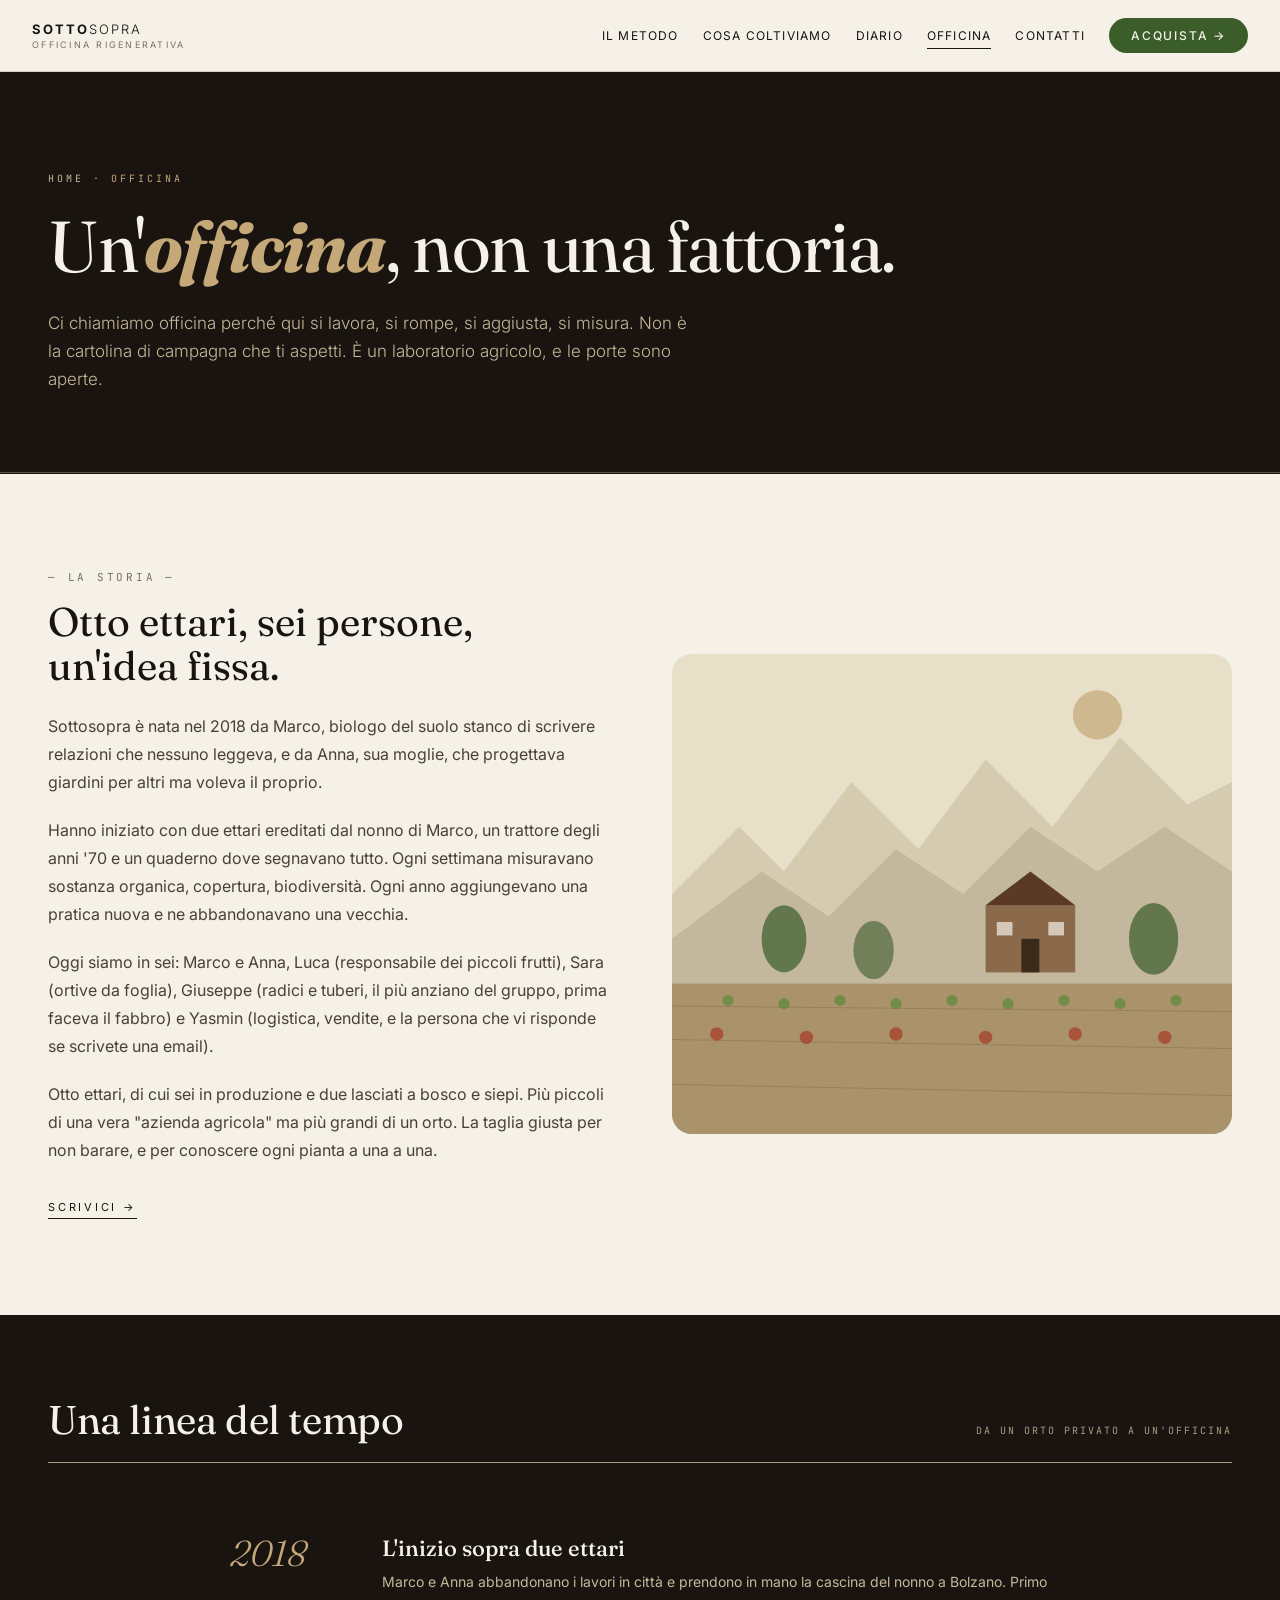
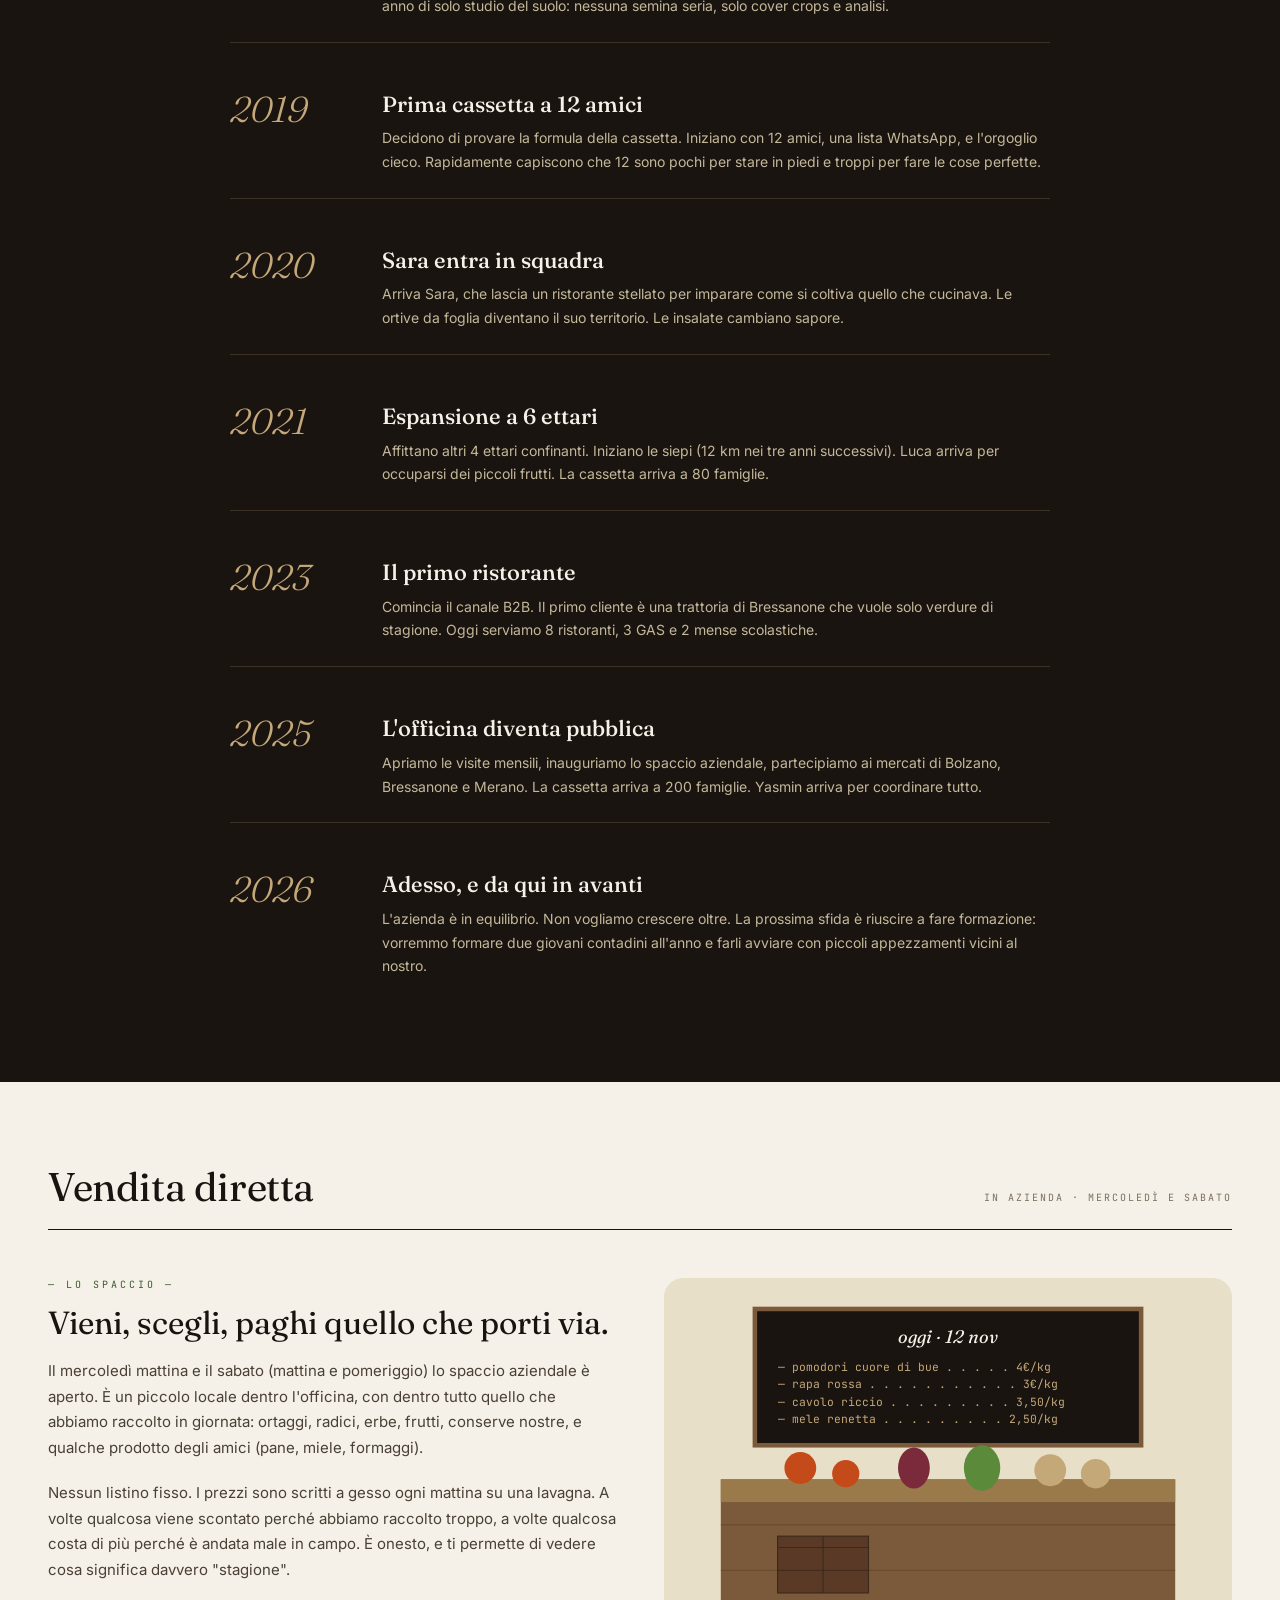
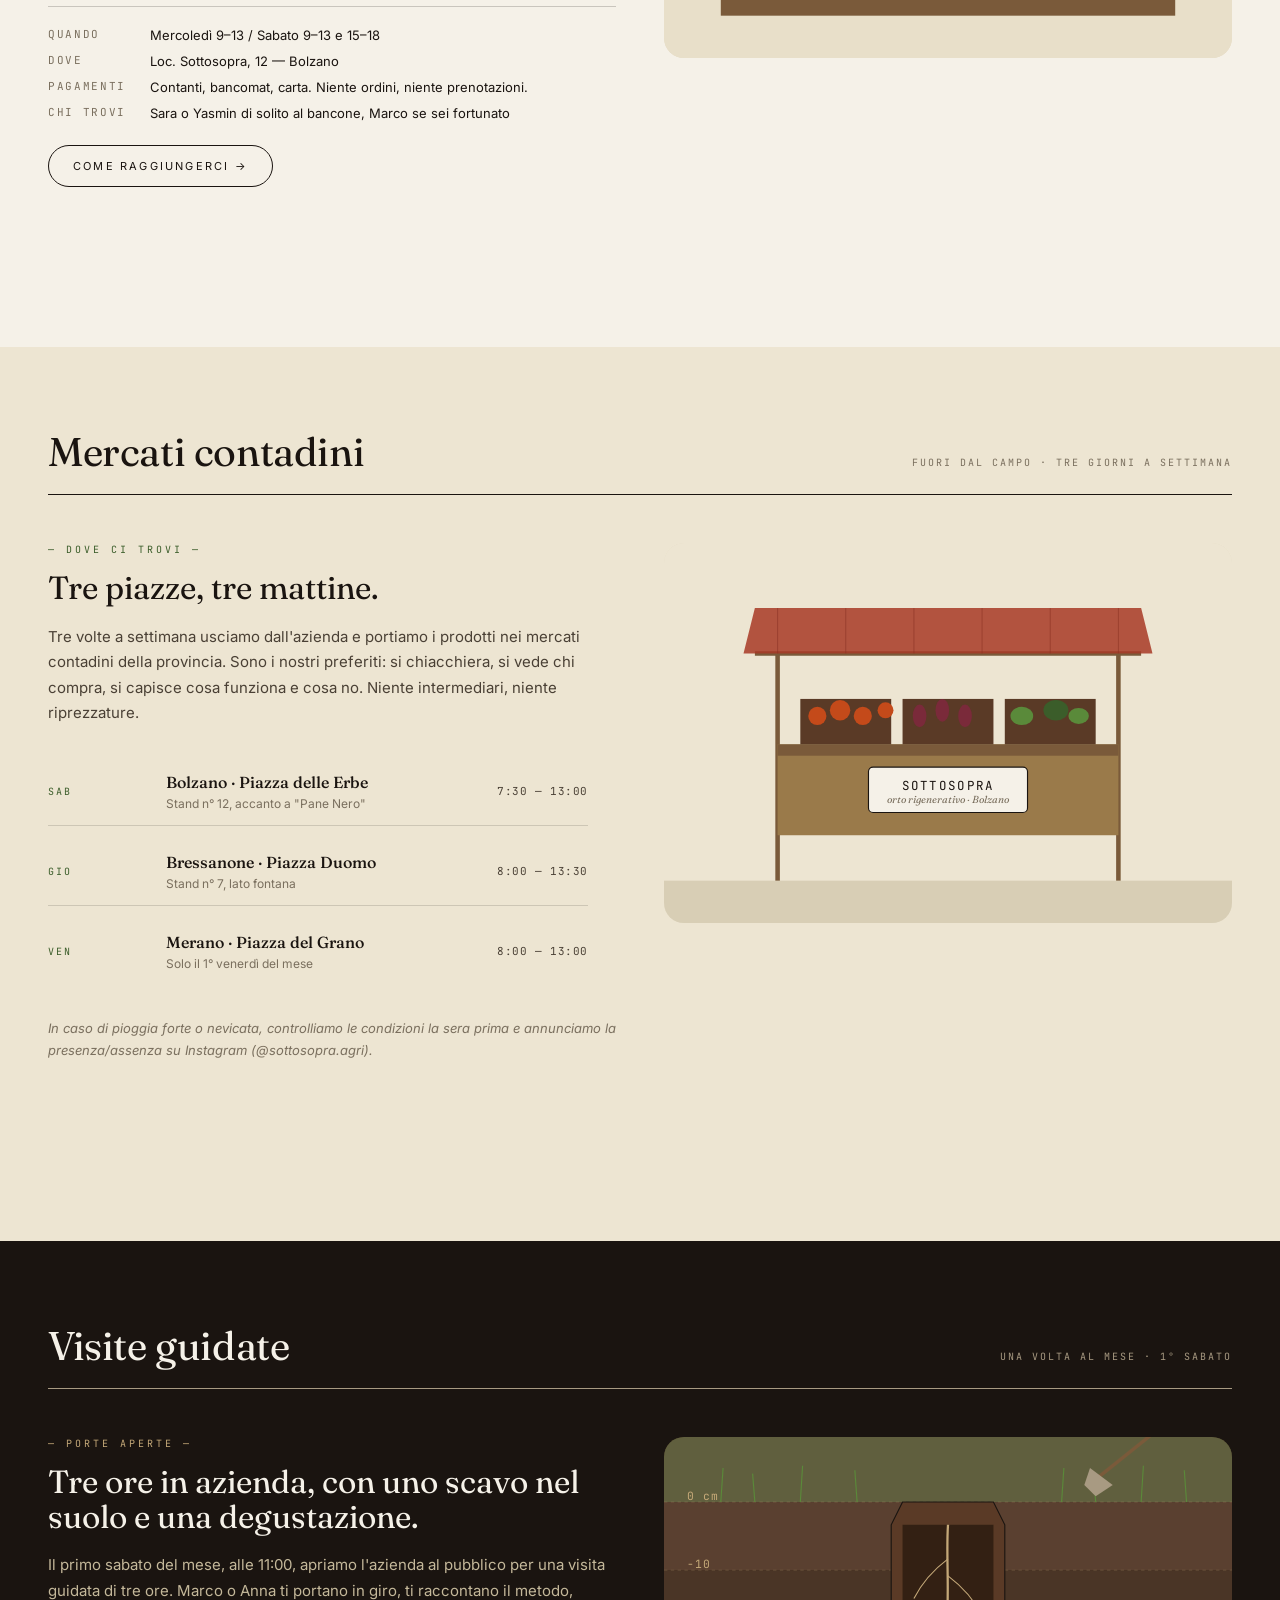
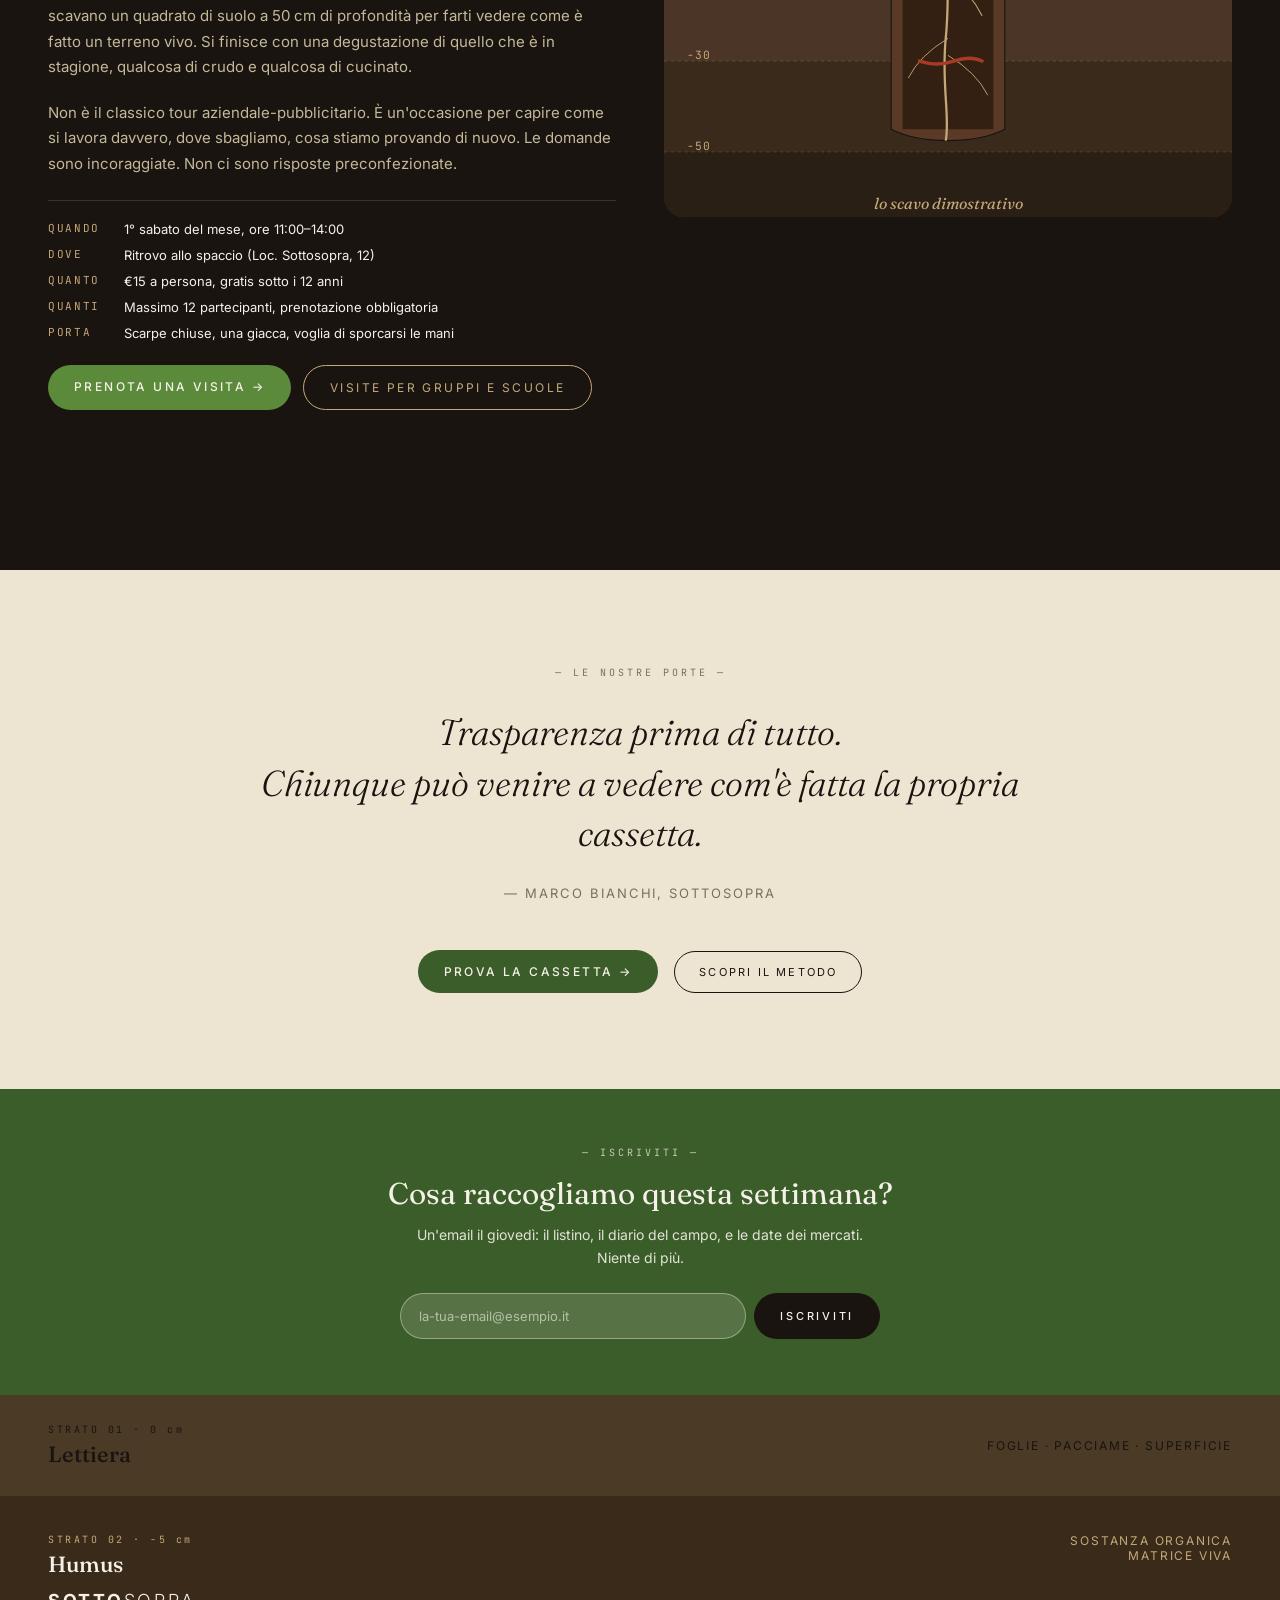
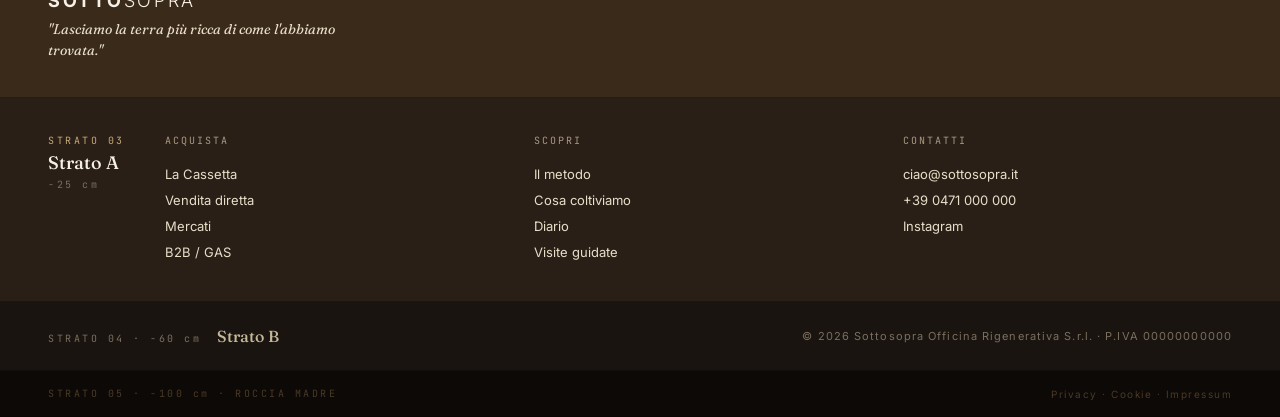
<file: officina.html>
<!DOCTYPE html>
<html lang="it">
<head>
<meta charset="UTF-8">
<meta name="viewport" content="width=device-width, initial-scale=1.0">
<title>Officina · Sottosopra</title>
<meta name="description" content="La storia di Sottosopra, le visite guidate, la vendita diretta in azienda e i mercati contadini in cui ci trovi ogni settimana.">

<link rel="preconnect" href="https://fonts.googleapis.com">
<link rel="preconnect" href="https://fonts.gstatic.com" crossorigin>
<link href="https://fonts.googleapis.com/css2?family=Fraunces:ital,opsz,wght@0,9..144,300;0,9..144,400;0,9..144,500;0,9..144,700;1,9..144,300;1,9..144,400&family=Inter:wght@300;400;500;600&family=JetBrains+Mono:wght@400;500&display=swap" rel="stylesheet">

<link rel="stylesheet" href="shared/style.css">
<link rel="stylesheet" href="shared/editorial.css">
</head>
<body>

<div class="torch"></div>

<header class="header">
  <a href="index.html" class="logo">
    <strong>Sotto</strong><span class="thin">sopra</span>
    <small>OFFICINA RIGENERATIVA</small>
  </a>
  <nav class="main">
    <a href="metodo.html">Il metodo</a>
    <a href="coltiviamo.html">Cosa coltiviamo</a>
    <a href="diario.html">Diario</a>
    <a href="officina.html" class="active">Officina</a>
    <a href="contatti.html">Contatti</a>
    <a href="cassetta.html" class="btn-cta">Acquista →</a>
  </nav>
  <button class="menu-toggle" aria-label="Menu"><div></div><div></div><div></div></button>
</header>

<section class="subpage-hero" data-dark="true">
  <div class="breadcrumb"><a href="index.html">Home</a> · Officina</div>
  <h1>Un'<em>officina</em>, non una fattoria.</h1>
  <p class="lead">Ci chiamiamo officina perché qui si lavora, si rompe, si aggiusta, si misura. Non è la cartolina di campagna che ti aspetti. È un laboratorio agricolo, e le porte sono aperte.</p>
  <div class="horizon-divider"></div>
</section>

<section class="story-section" style="padding: 96px 48px;">
  <div class="story-grid">
    <div>
      <div style="font-family: var(--font-mono); font-size: 11px; letter-spacing: 0.25em; color: var(--text-muted); margin-bottom: 16px;">— LA STORIA —</div>
      <h2>Otto ettari, sei persone,<br>un'idea fissa.</h2>
      <p>Sottosopra è nata nel 2018 da Marco, biologo del suolo stanco di scrivere relazioni che nessuno leggeva, e da Anna, sua moglie, che progettava giardini per altri ma voleva il proprio.</p>
      <p>Hanno iniziato con due ettari ereditati dal nonno di Marco, un trattore degli anni '70 e un quaderno dove segnavano tutto. Ogni settimana misuravano sostanza organica, copertura, biodiversità. Ogni anno aggiungevano una pratica nuova e ne abbandonavano una vecchia.</p>
      <p>Oggi siamo in sei: Marco e Anna, Luca (responsabile dei piccoli frutti), Sara (ortive da foglia), Giuseppe (radici e tuberi, il più anziano del gruppo, prima faceva il fabbro) e Yasmin (logistica, vendite, e la persona che vi risponde se scrivete una email).</p>
      <p>Otto ettari, di cui sei in produzione e due lasciati a bosco e siepi. Più piccoli di una vera "azienda agricola" ma più grandi di un orto. La taglia giusta per non barare, e per conoscere ogni pianta a una a una.</p>
      <a href="contatti.html" class="link-underline" style="color: var(--text-primary); border-color: var(--text-primary); margin-top: 16px;">Scrivici →</a>
    </div>
    <div class="img">
      <svg viewBox="0 0 500 480" style="width: 100%; height: 100%;" preserveAspectRatio="xMidYMid slice">
        <rect width="500" height="480" fill="#e8dfc9"/>
        <!-- mountains background -->
        <path d="M0 240 L60 180 L100 220 L160 140 L220 200 L280 120 L340 180 L400 100 L460 160 L500 140 L500 480 L0 480 Z" fill="#c4b89a" opacity="0.5"/>
        <path d="M0 280 L80 220 L140 260 L200 200 L260 240 L320 180 L380 220 L440 180 L500 220 L500 480 L0 480 Z" fill="#a89a82" opacity="0.4"/>
        <!-- field -->
        <rect y="320" width="500" height="160" fill="#9a7a4a" opacity="0.6"/>
        <line x1="0" y1="340" x2="500" y2="345" stroke="#7a5a3a" stroke-width="0.5" opacity="0.6"/>
        <line x1="0" y1="370" x2="500" y2="378" stroke="#7a5a3a" stroke-width="0.5" opacity="0.6"/>
        <line x1="0" y1="410" x2="500" y2="420" stroke="#7a5a3a" stroke-width="0.5" opacity="0.6"/>
        <!-- crops in rows -->
        <g opacity="0.7">
          <circle cx="50" cy="335" r="5" fill="#5a8a3a"/>
          <circle cx="100" cy="338" r="5" fill="#5a8a3a"/>
          <circle cx="150" cy="335" r="5" fill="#5a8a3a"/>
          <circle cx="200" cy="338" r="5" fill="#5a8a3a"/>
          <circle cx="250" cy="335" r="5" fill="#5a8a3a"/>
          <circle cx="300" cy="338" r="5" fill="#5a8a3a"/>
          <circle cx="350" cy="335" r="5" fill="#5a8a3a"/>
          <circle cx="400" cy="338" r="5" fill="#5a8a3a"/>
          <circle cx="450" cy="335" r="5" fill="#5a8a3a"/>
          <circle cx="40" cy="365" r="6" fill="#a83a26"/>
          <circle cx="120" cy="368" r="6" fill="#a83a26"/>
          <circle cx="200" cy="365" r="6" fill="#a83a26"/>
          <circle cx="280" cy="368" r="6" fill="#a83a26"/>
          <circle cx="360" cy="365" r="6" fill="#a83a26"/>
          <circle cx="440" cy="368" r="6" fill="#a83a26"/>
        </g>
        <!-- farmhouse -->
        <g transform="translate(280, 250)">
          <rect width="80" height="60" fill="#8a6a4a"/>
          <path d="M0 0 L 40 -30 L 80 0 Z" fill="#5a3a26"/>
          <rect x="32" y="30" width="16" height="30" fill="#3a2a1a"/>
          <rect x="10" y="15" width="14" height="12" fill="#f5f1e8" opacity="0.7"/>
          <rect x="56" y="15" width="14" height="12" fill="#f5f1e8" opacity="0.7"/>
        </g>
        <!-- hedge / trees -->
        <ellipse cx="100" cy="280" rx="20" ry="30" fill="#3b5d2a" opacity="0.7"/>
        <ellipse cx="430" cy="280" rx="22" ry="32" fill="#3b5d2a" opacity="0.7"/>
        <ellipse cx="180" cy="290" rx="18" ry="26" fill="#3b5d2a" opacity="0.6"/>
        <!-- sun -->
        <circle cx="380" cy="80" r="22" fill="#c4a878" opacity="0.7"/>
      </svg>
    </div>
  </div>
</section>

<section class="history-timeline" data-dark="true">
  <div class="section-header dark">
    <h2>Una linea del tempo</h2>
    <span class="meta">DA UN ORTO PRIVATO A UN'OFFICINA</span>
  </div>
  <div class="history-list">
    <div class="history-item">
      <div class="year">2018</div>
      <div>
        <h4>L'inizio sopra due ettari</h4>
        <p>Marco e Anna abbandonano i lavori in città e prendono in mano la cascina del nonno a Bolzano. Primo anno di solo studio del suolo: nessuna semina seria, solo cover crops e analisi.</p>
      </div>
    </div>
    <div class="history-item">
      <div class="year">2019</div>
      <div>
        <h4>Prima cassetta a 12 amici</h4>
        <p>Decidono di provare la formula della cassetta. Iniziano con 12 amici, una lista WhatsApp, e l'orgoglio cieco. Rapidamente capiscono che 12 sono pochi per stare in piedi e troppi per fare le cose perfette.</p>
      </div>
    </div>
    <div class="history-item">
      <div class="year">2020</div>
      <div>
        <h4>Sara entra in squadra</h4>
        <p>Arriva Sara, che lascia un ristorante stellato per imparare come si coltiva quello che cucinava. Le ortive da foglia diventano il suo territorio. Le insalate cambiano sapore.</p>
      </div>
    </div>
    <div class="history-item">
      <div class="year">2021</div>
      <div>
        <h4>Espansione a 6 ettari</h4>
        <p>Affittano altri 4 ettari confinanti. Iniziano le siepi (12 km nei tre anni successivi). Luca arriva per occuparsi dei piccoli frutti. La cassetta arriva a 80 famiglie.</p>
      </div>
    </div>
    <div class="history-item">
      <div class="year">2023</div>
      <div>
        <h4>Il primo ristorante</h4>
        <p>Comincia il canale B2B. Il primo cliente è una trattoria di Bressanone che vuole solo verdure di stagione. Oggi serviamo 8 ristoranti, 3 GAS e 2 mense scolastiche.</p>
      </div>
    </div>
    <div class="history-item">
      <div class="year">2025</div>
      <div>
        <h4>L'officina diventa pubblica</h4>
        <p>Apriamo le visite mensili, inauguriamo lo spaccio aziendale, partecipiamo ai mercati di Bolzano, Bressanone e Merano. La cassetta arriva a 200 famiglie. Yasmin arriva per coordinare tutto.</p>
      </div>
    </div>
    <div class="history-item">
      <div class="year">2026</div>
      <div>
        <h4>Adesso, e da qui in avanti</h4>
        <p>L'azienda è in equilibrio. Non vogliamo crescere oltre. La prossima sfida è riuscire a fare formazione: vorremmo formare due giovani contadini all'anno e farli avviare con piccoli appezzamenti vicini al nostro.</p>
      </div>
    </div>
  </div>
</section>

<!-- VENDITA DIRETTA -->
<section class="story-section" id="vendita-diretta">
  <div class="section-header">
    <h2>Vendita diretta</h2>
    <span class="meta">IN AZIENDA · MERCOLEDÌ E SABATO</span>
  </div>
  <div class="offer-block">
    <div class="text">
      <div class="pre">— LO SPACCIO —</div>
      <h3>Vieni, scegli, paghi quello che porti via.</h3>
      <p>Il mercoledì mattina e il sabato (mattina e pomeriggio) lo spaccio aziendale è aperto. È un piccolo locale dentro l'officina, con dentro tutto quello che abbiamo raccolto in giornata: ortaggi, radici, erbe, frutti, conserve nostre, e qualche prodotto degli amici (pane, miele, formaggi).</p>
      <p>Nessun listino fisso. I prezzi sono scritti a gesso ogni mattina su una lavagna. A volte qualcosa viene scontato perché abbiamo raccolto troppo, a volte qualcosa costa di più perché è andata male in campo. È onesto, e ti permette di vedere cosa significa davvero "stagione".</p>
      <div class="info-grid">
        <span class="label">QUANDO</span><span>Mercoledì 9–13 / Sabato 9–13 e 15–18</span>
        <span class="label">DOVE</span><span>Loc. Sottosopra, 12 — Bolzano</span>
        <span class="label">PAGAMENTI</span><span>Contanti, bancomat, carta. Niente ordini, niente prenotazioni.</span>
        <span class="label">CHI TROVI</span><span>Sara o Yasmin di solito al bancone, Marco se sei fortunato</span>
      </div>
      <a href="contatti.html" class="btn-outline-dark">Come raggiungerci →</a>
    </div>
    <div class="visual">
      <svg viewBox="0 0 500 380" style="width: 100%; height: 100%;" preserveAspectRatio="xMidYMid slice">
        <rect width="500" height="380" fill="#e8dfc9"/>
        <!-- shop counter -->
        <rect x="50" y="200" width="400" height="120" fill="#7a5a3a"/>
        <rect x="50" y="200" width="400" height="20" fill="#9a7a4a"/>
        <line x1="50" y1="240" x2="450" y2="240" stroke="#5a3a26" stroke-width="0.5"/>
        <line x1="50" y1="280" x2="450" y2="280" stroke="#5a3a26" stroke-width="0.5"/>
        <!-- chalkboard -->
        <rect x="80" y="50" width="340" height="120" fill="#1a1410" stroke="#7a5a3a" stroke-width="4"/>
        <text x="250" y="80" text-anchor="middle" font-family="Fraunces, Georgia, serif" font-size="16" fill="#f5f1e8" font-style="italic">oggi · 12 nov</text>
        <text x="100" y="105" font-family="JetBrains Mono, monospace" font-size="10" fill="#c4a878">— pomodori cuore di bue . . . . . 4€/kg</text>
        <text x="100" y="120" font-family="JetBrains Mono, monospace" font-size="10" fill="#c4a878">— rapa rossa . . . . . . . . . . . 3€/kg</text>
        <text x="100" y="135" font-family="JetBrains Mono, monospace" font-size="10" fill="#c4a878">— cavolo riccio . . . . . . . . . 3,50/kg</text>
        <text x="100" y="150" font-family="JetBrains Mono, monospace" font-size="10" fill="#c4a878">— mele renetta . . . . . . . . . 2,50/kg</text>
        <!-- veggies on counter -->
        <circle cx="120" cy="190" r="14" fill="#c44a1a"/>
        <circle cx="160" cy="195" r="12" fill="#c44a1a"/>
        <ellipse cx="220" cy="190" rx="14" ry="18" fill="#7a2a3a"/>
        <ellipse cx="280" cy="190" rx="16" ry="20" fill="#5a8a3a"/>
        <circle cx="340" cy="192" r="14" fill="#c4a878"/>
        <circle cx="380" cy="195" r="13" fill="#c4a878"/>
        <!-- crate -->
        <rect x="100" y="250" width="80" height="50" fill="#5a3a26" stroke="#3a2a1a"/>
        <line x1="100" y1="260" x2="180" y2="260" stroke="#3a2a1a"/>
        <line x1="100" y1="280" x2="180" y2="280" stroke="#3a2a1a"/>
        <line x1="140" y1="250" x2="140" y2="300" stroke="#3a2a1a"/>
      </svg>
    </div>
  </div>
</section>

<!-- MERCATI -->
<section class="story-section" id="mercati" style="background: var(--bg-mid);">
  <div class="section-header">
    <h2>Mercati contadini</h2>
    <span class="meta">FUORI DAL CAMPO · TRE GIORNI A SETTIMANA</span>
  </div>
  <div class="offer-block reverse">
    <div class="visual">
      <svg viewBox="0 0 500 380" style="width: 100%; height: 100%;" preserveAspectRatio="xMidYMid slice">
        <rect width="500" height="380" fill="#ede5d2"/>
        <!-- market stall -->
        <line x1="80" y1="120" x2="420" y2="120" stroke="#7a5a3a" stroke-width="4"/>
        <line x1="100" y1="120" x2="100" y2="320" stroke="#7a5a3a" stroke-width="4"/>
        <line x1="400" y1="120" x2="400" y2="320" stroke="#7a5a3a" stroke-width="4"/>
        <!-- canopy -->
        <path d="M70 120 L 80 80 L 420 80 L 430 120 Z" fill="#a83a26" opacity="0.85"/>
        <line x1="100" y1="80" x2="100" y2="120" stroke="#8a3324" stroke-width="0.5"/>
        <line x1="160" y1="80" x2="160" y2="120" stroke="#8a3324" stroke-width="0.5"/>
        <line x1="220" y1="80" x2="220" y2="120" stroke="#8a3324" stroke-width="0.5"/>
        <line x1="280" y1="80" x2="280" y2="120" stroke="#8a3324" stroke-width="0.5"/>
        <line x1="340" y1="80" x2="340" y2="120" stroke="#8a3324" stroke-width="0.5"/>
        <line x1="400" y1="80" x2="400" y2="120" stroke="#8a3324" stroke-width="0.5"/>
        <!-- table -->
        <rect x="100" y="200" width="300" height="80" fill="#9a7a4a"/>
        <rect x="100" y="200" width="300" height="10" fill="#7a5a3a"/>
        <!-- crates with veggies -->
        <rect x="120" y="160" width="80" height="40" fill="#5a3a26"/>
        <circle cx="135" cy="175" r="8" fill="#c44a1a"/>
        <circle cx="155" cy="170" r="9" fill="#c44a1a"/>
        <circle cx="175" cy="175" r="8" fill="#c44a1a"/>
        <circle cx="195" cy="170" r="7" fill="#c44a1a"/>
        <rect x="210" y="160" width="80" height="40" fill="#5a3a26"/>
        <ellipse cx="225" cy="175" rx="6" ry="10" fill="#7a2a3a"/>
        <ellipse cx="245" cy="170" rx="6" ry="10" fill="#7a2a3a"/>
        <ellipse cx="265" cy="175" rx="6" ry="10" fill="#7a2a3a"/>
        <rect x="300" y="160" width="80" height="40" fill="#5a3a26"/>
        <ellipse cx="315" cy="175" rx="10" ry="8" fill="#5a8a3a"/>
        <ellipse cx="345" cy="170" rx="11" ry="9" fill="#3b5d2a"/>
        <ellipse cx="365" cy="175" rx="9" ry="7" fill="#5a8a3a"/>
        <!-- sign -->
        <rect x="180" y="220" width="140" height="40" rx="4" fill="#f5f1e8" stroke="#1a1410"/>
        <text x="250" y="240" text-anchor="middle" font-family="JetBrains Mono, monospace" font-size="11" fill="#1a1410" letter-spacing="2">SOTTOSOPRA</text>
        <text x="250" y="252" text-anchor="middle" font-family="Fraunces, Georgia, serif" font-style="italic" font-size="9" fill="#7a6f5e">orto rigenerativo · Bolzano</text>
        <!-- ground -->
        <rect y="320" width="500" height="60" fill="#c4b89a" opacity="0.5"/>
      </svg>
    </div>
    <div class="text">
      <div class="pre">— DOVE CI TROVI —</div>
      <h3>Tre piazze, tre mattine.</h3>
      <p>Tre volte a settimana usciamo dall'azienda e portiamo i prodotti nei mercati contadini della provincia. Sono i nostri preferiti: si chiacchiera, si vede chi compra, si capisce cosa funziona e cosa no. Niente intermediari, niente riprezzature.</p>

      <div class="markets-list" style="margin: 32px 0;">
        <div class="market-row">
          <div class="day">SAB</div>
          <div class="place">
            <strong>Bolzano · Piazza delle Erbe</strong>
            <span>Stand n° 12, accanto a "Pane Nero"</span>
          </div>
          <div class="hours">7:30 — 13:00</div>
        </div>
        <div class="market-row">
          <div class="day">GIO</div>
          <div class="place">
            <strong>Bressanone · Piazza Duomo</strong>
            <span>Stand n° 7, lato fontana</span>
          </div>
          <div class="hours">8:00 — 13:30</div>
        </div>
        <div class="market-row">
          <div class="day">VEN</div>
          <div class="place">
            <strong>Merano · Piazza del Grano</strong>
            <span>Solo il 1° venerdì del mese</span>
          </div>
          <div class="hours">8:00 — 13:00</div>
        </div>
      </div>

      <p style="font-size: 13px; color: var(--text-muted); font-style: italic;">In caso di pioggia forte o nevicata, controlliamo le condizioni la sera prima e annunciamo la presenza/assenza su Instagram (@sottosopra.agri).</p>
    </div>
  </div>
</section>

<!-- VISITE -->
<section class="story-section" id="visite" style="background: var(--soil-darker); color: var(--text-on-dark);" data-dark="true">
  <div class="section-header dark">
    <h2>Visite guidate</h2>
    <span class="meta">UNA VOLTA AL MESE · 1° SABATO</span>
  </div>
  <div class="offer-block">
    <div class="text" style="color: var(--text-on-dark-muted);">
      <div class="pre" style="color: var(--accent-soft);">— PORTE APERTE —</div>
      <h3 style="color: var(--text-on-dark);">Tre ore in azienda, con uno scavo nel suolo e una degustazione.</h3>
      <p style="color: var(--text-on-dark-muted);">Il primo sabato del mese, alle 11:00, apriamo l'azienda al pubblico per una visita guidata di tre ore. Marco o Anna ti portano in giro, ti raccontano il metodo, scavano un quadrato di suolo a 50 cm di profondità per farti vedere come è fatto un terreno vivo. Si finisce con una degustazione di quello che è in stagione, qualcosa di crudo e qualcosa di cucinato.</p>
      <p style="color: var(--text-on-dark-muted);">Non è il classico tour aziendale-pubblicitario. È un'occasione per capire come si lavora davvero, dove sbagliamo, cosa stiamo provando di nuovo. Le domande sono incoraggiate. Non ci sono risposte preconfezionate.</p>
      <div class="info-grid" style="border-top-color: rgba(196,168,120,0.2);">
        <span class="label" style="color: var(--accent-soft);">QUANDO</span><span style="color: var(--text-on-dark);">1° sabato del mese, ore 11:00–14:00</span>
        <span class="label" style="color: var(--accent-soft);">DOVE</span><span style="color: var(--text-on-dark);">Ritrovo allo spaccio (Loc. Sottosopra, 12)</span>
        <span class="label" style="color: var(--accent-soft);">QUANTO</span><span style="color: var(--text-on-dark);">€15 a persona, gratis sotto i 12 anni</span>
        <span class="label" style="color: var(--accent-soft);">QUANTI</span><span style="color: var(--text-on-dark);">Massimo 12 partecipanti, prenotazione obbligatoria</span>
        <span class="label" style="color: var(--accent-soft);">PORTA</span><span style="color: var(--text-on-dark);">Scarpe chiuse, una giacca, voglia di sporcarsi le mani</span>
      </div>
      <div style="display: flex; gap: 12px; flex-wrap: wrap;">
        <a href="contatti.html" class="btn-primary btn-primary-light">Prenota una visita →</a>
        <a href="contatti.html#b2b" class="btn-secondary">Visite per gruppi e scuole</a>
      </div>
    </div>
    <div class="visual" style="background: var(--layer-2);">
      <svg viewBox="0 0 500 380" style="width: 100%; height: 100%;" preserveAspectRatio="xMidYMid slice">
        <rect width="500" height="380" fill="#3a2a1a"/>
        <!-- soil cross-section -->
        <rect y="0" width="500" height="80" fill="#9ab074" opacity="0.4"/>
        <rect y="80" width="500" height="60" fill="#5a4030"/>
        <rect y="140" width="500" height="80" fill="#4a3526"/>
        <rect y="220" width="500" height="80" fill="#3a2a1c"/>
        <rect y="300" width="500" height="80" fill="#2a1f14"/>
        <line y1="80" y2="80" x2="500" stroke="#c4a878" stroke-width="0.4" stroke-dasharray="3 3" opacity="0.5"/>
        <line y1="140" y2="140" x2="500" stroke="#c4a878" stroke-width="0.4" stroke-dasharray="3 3" opacity="0.5"/>
        <line y1="220" y2="220" x2="500" stroke="#c4a878" stroke-width="0.4" stroke-dasharray="3 3" opacity="0.5"/>
        <line y1="300" y2="300" x2="500" stroke="#c4a878" stroke-width="0.4" stroke-dasharray="3 3" opacity="0.5"/>
        <!-- grass blades -->
        <line x1="50" y1="80" x2="52" y2="50" stroke="#5a8a3a" stroke-width="1"/>
        <line x1="80" y1="80" x2="78" y2="55" stroke="#5a8a3a" stroke-width="1"/>
        <line x1="120" y1="80" x2="122" y2="48" stroke="#5a8a3a" stroke-width="1"/>
        <line x1="170" y1="80" x2="168" y2="52" stroke="#5a8a3a" stroke-width="1"/>
        <line x1="350" y1="80" x2="352" y2="50" stroke="#5a8a3a" stroke-width="1"/>
        <line x1="380" y1="80" x2="378" y2="55" stroke="#5a8a3a" stroke-width="1"/>
        <line x1="420" y1="80" x2="422" y2="48" stroke="#5a8a3a" stroke-width="1"/>
        <line x1="460" y1="80" x2="458" y2="52" stroke="#5a8a3a" stroke-width="1"/>
        <!-- the dug hole -->
        <path d="M210 80 L 200 100 L 200 280 Q 220 290 250 290 Q 280 290 300 280 L 300 100 L 290 80 Z" fill="#5a3a26" stroke="#1a1410" stroke-width="1"/>
        <!-- inside the hole, exposed soil layers -->
        <rect x="210" y="100" width="80" height="180" fill="#1a0f08" opacity="0.6"/>
        <!-- roots visible in cross-section -->
        <path d="M250 100 C 248 130, 252 160, 248 200 C 244 240, 252 270, 248 290" stroke="#c4a878" stroke-width="2" fill="none"/>
        <path d="M250 130 Q 230 145 220 165" stroke="#c4a878" stroke-width="1" fill="none"/>
        <path d="M250 145 Q 270 160 280 180" stroke="#c4a878" stroke-width="1" fill="none"/>
        <path d="M250 200 Q 225 215 215 235" stroke="#c4a878" stroke-width="0.8" fill="none"/>
        <path d="M250 215 Q 275 230 285 250" stroke="#c4a878" stroke-width="0.8" fill="none"/>
        <!-- earthworm in hole -->
        <path d="M225 220 Q 240 225 255 220 Q 270 215 280 220" stroke="#a83a26" stroke-width="3" fill="none" stroke-linecap="round"/>
        <!-- depth labels on left -->
        <text x="20" y="78" font-family="JetBrains Mono, monospace" font-size="10" fill="#c4a878" letter-spacing="1">0 cm</text>
        <text x="20" y="138" font-family="JetBrains Mono, monospace" font-size="10" fill="#c4a878" letter-spacing="1">−10</text>
        <text x="20" y="218" font-family="JetBrains Mono, monospace" font-size="10" fill="#c4a878" letter-spacing="1">−30</text>
        <text x="20" y="298" font-family="JetBrains Mono, monospace" font-size="10" fill="#c4a878" letter-spacing="1">−50</text>
        <!-- shovel -->
        <line x1="380" y1="60" x2="430" y2="20" stroke="#7a5a3a" stroke-width="3" stroke-linecap="round"/>
        <path d="M375 50 L 370 65 L 380 75 L 395 65 Z" fill="#a89a82"/>
        <text x="250" y="350" text-anchor="middle" font-family="Fraunces, Georgia, serif" font-style="italic" font-size="14" fill="#c4a878">lo scavo dimostrativo</text>
      </svg>
    </div>
  </div>
</section>

<section class="pull-quote">
  <div class="pre">— LE NOSTRE PORTE —</div>
  <blockquote>
    Trasparenza prima di tutto.<br>
    Chiunque può venire a vedere <em>com'è fatta</em> la propria cassetta.
  </blockquote>
  <cite>— Marco Bianchi, Sottosopra</cite>
  <div style="margin-top: 48px;">
    <a href="cassetta.html" class="btn-primary">Prova la cassetta →</a>
    <a href="metodo.html" class="btn-outline-dark" style="margin-left: 12px;">Scopri il metodo</a>
  </div>
</section>

<section class="newsletter" data-dark="true">
  <p class="pre">— ISCRIVITI —</p>
  <h3>Cosa raccogliamo questa settimana?</h3>
  <p>Un'email il giovedì: il listino, il diario del campo, e le date dei mercati. Niente di più.</p>
  <form onsubmit="event.preventDefault(); alert('Grazie! Ti scriveremo presto.');">
    <input type="email" placeholder="la-tua-email@esempio.it" required>
    <button type="submit">Iscriviti</button>
  </form>
</section>

<footer>
  <div class="strato s1"><div class="strato-row"><div><div class="label">STRATO 01 · 0 cm</div><div class="name">Lettiera</div></div><div class="desc">Foglie · pacciame · superficie</div></div></div>
  <div class="strato s2"><div class="humus-content"><div class="humus-text"><div class="label">STRATO 02 · −5 cm</div><div class="name">Humus</div><div class="logo-line"><strong>Sotto</strong><span style="font-weight:300;">sopra</span></div><p class="quote">"Lasciamo la terra più ricca di come l'abbiamo trovata."</p></div><div class="humus-meta">Sostanza organica<br>matrice viva</div></div></div>
  <div class="strato s3"><div class="footer-cols"><div class="strato-label-col"><div class="label">STRATO 03</div><div class="name">Strato A</div><div class="label" style="margin-top: 4px; color: var(--text-muted);">−25 cm</div></div><div class="col-acquista"><div class="col-label">ACQUISTA</div><div class="col-list"><a href="cassetta.html">La Cassetta</a><a href="officina.html#vendita-diretta">Vendita diretta</a><a href="officina.html#mercati">Mercati</a><a href="contatti.html#b2b">B2B / GAS</a></div></div><div class="col-scopri"><div class="col-label">SCOPRI</div><div class="col-list"><a href="metodo.html">Il metodo</a><a href="coltiviamo.html">Cosa coltiviamo</a><a href="diario.html">Diario</a><a href="officina.html#visite">Visite guidate</a></div></div><div class="col-contatti"><div class="col-label">CONTATTI</div><div class="col-list"><a href="mailto:ciao@sottosopra.it">ciao@sottosopra.it</a><a href="tel:+390471000000">+39 0471 000 000</a><a>Instagram</a></div></div></div></div>
  <div class="strato s4"><div class="strato-row"><div><span class="label">STRATO 04 · −60 cm</span><span class="name">Strato B</span></div><div class="copy">© 2026 Sottosopra Officina Rigenerativa S.r.l. · P.IVA 00000000000</div></div></div>
  <div class="strato s5"><div class="strato-row"><span class="label">STRATO 05 · −100 cm · ROCCIA MADRE</span><span class="privacy">Privacy · Cookie · Impressum</span></div></div>
</footer>

<script src="shared/main.js"></script>
</body>
</html>
</file>
<file: shared/style.css>
/* =========================================
   SOTTOSOPRA · STILI CONDIVISI
   ========================================= */

:root {
  --bg-light: #f5f1e8;
  --bg-mid: #ede5d2;
  --bg-warm: #e8dfc9;
  --bg-warmer: #efe7d2;
  --soil-dark: #2a1f17;
  --soil-darker: #1a1410;
  --soil-deepest: #0d0906;
  --layer-1: #4a3a26;
  --layer-2: #3a2a1a;
  --text-primary: #1a1410;
  --text-secondary: #4a4035;
  --text-muted: #7a6f5e;
  --text-on-dark: #f5f1e8;
  --text-on-dark-muted: #c4b89a;
  --accent: #3b5d2a;
  --accent-light: #5a8a3a;
  --accent-soft: #c4a878;
  --leaf: #5a8a3a;
  --leaf-dark: #3b5d2a;
  --fruit: #8a3324;
  --tomato: #c44a1a;
  --beet: #7a2a3a;
  --font-serif: 'Fraunces', 'Georgia', serif;
  --font-sans: 'Inter', 'Helvetica Neue', sans-serif;
  --font-mono: 'JetBrains Mono', 'Courier New', monospace;
}

* { margin: 0; padding: 0; box-sizing: border-box; }
html { scroll-behavior: smooth; }
body {
  font-family: var(--font-serif);
  background: var(--bg-light);
  color: var(--text-primary);
  overflow-x: hidden;
  -webkit-font-smoothing: antialiased;
  -moz-osx-font-smoothing: grayscale;
}
a { color: inherit; text-decoration: none; }
img { max-width: 100%; display: block; }

/* ============ TORCH CURSOR ============ */
.torch {
  position: fixed;
  width: 220px;
  height: 220px;
  border-radius: 50%;
  pointer-events: none;
  z-index: 200;
  opacity: 0;
  transition: opacity 0.25s;
  mix-blend-mode: screen;
  background: radial-gradient(circle, rgba(255,220,150,0.55) 0%, rgba(255,220,150,0.15) 40%, rgba(255,220,150,0) 70%);
  transform: translate(-50%, -50%);
}

/* ============ HEADER ============ */
.header {
  position: sticky;
  top: 0;
  z-index: 100;
  display: flex;
  justify-content: space-between;
  align-items: center;
  padding: 18px 32px;
  background: rgba(245, 241, 232, 0.92);
  backdrop-filter: blur(10px);
  -webkit-backdrop-filter: blur(10px);
  border-bottom: 0.5px solid rgba(26,20,16,0.15);
  font-family: var(--font-sans);
}
.logo {
  font-size: 13px;
  letter-spacing: 0.15em;
  text-transform: uppercase;
  color: var(--text-primary);
}
.logo strong { font-weight: 700; }
.logo span.thin { font-weight: 300; }
.logo small {
  display: block;
  font-size: 9px;
  letter-spacing: 0.25em;
  color: var(--text-muted);
  margin-top: 2px;
  font-weight: 400;
}
nav.main {
  display: flex;
  gap: 24px;
  font-size: 12px;
  letter-spacing: 0.1em;
  text-transform: uppercase;
  align-items: center;
}
nav.main a {
  cursor: pointer;
  transition: opacity 0.2s;
  position: relative;
}
nav.main a:hover { opacity: 0.6; }
nav.main a.active::after {
  content: '';
  position: absolute;
  bottom: -6px;
  left: 0; right: 0;
  height: 1px;
  background: var(--text-primary);
}
.btn-cta {
  background: var(--accent);
  color: var(--text-on-dark);
  padding: 10px 22px;
  letter-spacing: 0.15em;
  cursor: pointer;
  border-radius: 999px;
  border: none;
  font-family: var(--font-sans);
  font-size: 12px;
  text-transform: uppercase;
  font-weight: 500;
  transition: background 0.2s;
}
.btn-cta:hover { background: var(--accent-light); }
.btn-cta::after { content: none; }

.menu-toggle {
  display: none;
  flex-direction: column;
  gap: 4px;
  cursor: pointer;
  background: none;
  border: none;
  padding: 8px;
}
.menu-toggle div {
  width: 20px; height: 1.5px; background: var(--text-primary);
}

/* ============ BUTTONS ============ */
.btn-primary {
  background: var(--accent);
  color: var(--text-on-dark);
  padding: 14px 26px;
  font-family: var(--font-sans);
  font-size: 12px;
  letter-spacing: 0.2em;
  text-transform: uppercase;
  cursor: pointer;
  border-radius: 999px;
  border: none;
  font-weight: 500;
  transition: background 0.2s;
  display: inline-block;
  text-align: center;
}
.btn-primary:hover { background: var(--accent-light); }

.btn-primary-light {
  background: var(--accent-light);
  color: var(--text-on-dark);
}
.btn-primary-light:hover { background: var(--accent); }

.btn-secondary {
  border: 1px solid var(--accent-soft);
  color: var(--accent-soft);
  padding: 14px 26px;
  font-family: var(--font-sans);
  font-size: 12px;
  letter-spacing: 0.2em;
  text-transform: uppercase;
  cursor: pointer;
  border-radius: 999px;
  background: transparent;
  transition: all 0.2s;
  display: inline-block;
  text-align: center;
}
.btn-secondary:hover { background: var(--accent-soft); color: var(--soil-darker); }

.btn-outline-dark {
  border: 1px solid var(--text-primary);
  color: var(--text-primary);
  padding: 13px 24px;
  font-family: var(--font-sans);
  font-size: 11px;
  letter-spacing: 0.2em;
  text-transform: uppercase;
  cursor: pointer;
  border-radius: 999px;
  background: transparent;
  transition: all 0.2s;
  display: inline-block;
  text-align: center;
}
.btn-outline-dark:hover { background: var(--text-primary); color: var(--text-on-dark); }

.link-underline {
  display: inline-block;
  font-family: var(--font-sans);
  font-size: 11px;
  letter-spacing: 0.25em;
  text-transform: uppercase;
  color: var(--accent-soft);
  border-bottom: 1px solid var(--accent-soft);
  padding-bottom: 4px;
  cursor: pointer;
  transition: color 0.2s, border-color 0.2s;
}
.link-underline:hover { color: var(--text-on-dark); border-color: var(--text-on-dark); }

/* ============ SECTIONS ============ */
section { padding: 80px 48px; }
.section-header {
  display: flex;
  justify-content: space-between;
  align-items: baseline;
  margin-bottom: 48px;
  border-bottom: 1px solid var(--text-primary);
  padding-bottom: 18px;
}
.section-header.dark { border-bottom-color: #a89a82; }
.section-header h2 {
  font-family: var(--font-serif);
  font-size: 40px;
  font-weight: 400;
  letter-spacing: -0.01em;
  color: var(--text-primary);
}
.section-header.dark h2 { color: var(--text-on-dark); }
.section-header .meta {
  font-family: var(--font-mono);
  font-size: 10px;
  letter-spacing: 0.2em;
  color: var(--text-muted);
}
.section-header.dark .meta { color: #a89a82; }

/* ============ SUBPAGE HERO ============ */
.subpage-hero {
  position: relative;
  background: var(--soil-darker);
  color: var(--text-on-dark);
  padding: 100px 48px 80px;
  border-bottom: 1px solid var(--soil-darker);
  overflow: hidden;
}
.subpage-hero[data-dark="true"] { background: var(--soil-darker); }
.subpage-hero .breadcrumb {
  font-family: var(--font-mono);
  font-size: 10px;
  letter-spacing: 0.3em;
  color: var(--accent-soft);
  margin-bottom: 24px;
  text-transform: uppercase;
}
.subpage-hero .breadcrumb a { color: var(--text-on-dark-muted); }
.subpage-hero .breadcrumb a:hover { color: var(--accent-soft); }
.subpage-hero h1 {
  font-family: var(--font-serif);
  font-size: clamp(40px, 6vw, 72px);
  line-height: 1.05;
  letter-spacing: -0.02em;
  font-weight: 400;
  margin-bottom: 24px;
  max-width: 900px;
}
.subpage-hero h1 em { font-weight: 700; font-style: italic; color: var(--accent-soft); }
.subpage-hero p.lead {
  font-family: var(--font-sans);
  font-size: 17px;
  line-height: 1.65;
  color: var(--text-on-dark-muted);
  max-width: 640px;
  font-weight: 300;
}
.subpage-hero .horizon-divider {
  position: absolute;
  bottom: 0;
  left: 0; right: 0;
  height: 1px;
  background: var(--accent-soft);
  opacity: 0.4;
}

/* ============ NEWSLETTER ============ */
.newsletter {
  background: var(--accent);
  padding: 56px 48px;
  text-align: center;
  color: var(--text-on-dark);
}
.newsletter .pre {
  font-family: var(--font-mono);
  font-size: 10px;
  letter-spacing: 0.3em;
  margin-bottom: 14px;
  opacity: 0.75;
}
.newsletter h3 {
  font-family: var(--font-serif);
  font-size: 30px;
  font-weight: 400;
  margin-bottom: 12px;
  color: var(--text-on-dark);
}
.newsletter p {
  font-family: var(--font-sans);
  font-size: 14px;
  line-height: 1.6;
  opacity: 0.9;
  max-width: 480px;
  margin: 0 auto 24px;
}
.newsletter form {
  display: flex;
  gap: 8px;
  max-width: 480px;
  margin: 0 auto;
}
.newsletter input {
  flex: 1;
  background: rgba(245,241,232,0.15);
  border: 1px solid rgba(245,241,232,0.4);
  color: var(--text-on-dark);
  padding: 14px 18px;
  font-family: var(--font-sans);
  font-size: 13px;
  outline: none;
  border-radius: 999px;
}
.newsletter input::placeholder { color: rgba(245,241,232,0.6); }
.newsletter button {
  background: var(--soil-darker);
  color: var(--text-on-dark);
  padding: 14px 26px;
  font-family: var(--font-sans);
  font-size: 11px;
  letter-spacing: 0.25em;
  text-transform: uppercase;
  cursor: pointer;
  border: none;
  border-radius: 999px;
  font-weight: 500;
}

/* ============ FOOTER STRATIGRAFICO ============ */
footer {
  background: var(--soil-darker);
  font-family: var(--font-sans);
}
.strato {
  padding: 28px 48px;
  border-bottom: 0.5px solid rgba(0,0,0,0.3);
}
.strato.s1 { background: var(--layer-1); }
.strato.s1 .label, .strato.s1 .name { color: var(--text-primary); }
.strato.s1 .desc { color: var(--text-primary); }
.strato.s2 { background: var(--layer-2); padding: 36px 48px; }
.strato.s3 { background: var(--soil-dark); padding: 36px 48px; }
.strato.s4 { background: var(--soil-darker); padding: 24px 48px; }
.strato.s5 { background: var(--soil-deepest); padding: 16px 48px; }
.strato .strato-row {
  display: flex; justify-content: space-between; align-items: center;
}
.strato .label {
  font-family: var(--font-mono);
  font-size: 10px;
  letter-spacing: 0.25em;
  color: var(--accent-soft);
}
.strato.s4 .label { color: var(--text-muted); }
.strato.s5 .label { color: var(--layer-1); }
.strato .name {
  font-family: var(--font-serif);
  font-weight: 500;
  color: var(--text-on-dark);
  margin-top: 4px;
}
.strato.s1 .name { font-size: 22px; }
.strato.s2 .name { font-size: 22px; margin-bottom: 12px; }
.strato.s3 .name { font-size: 18px; }
.strato.s4 .name { font-size: 16px; color: var(--text-on-dark-muted); margin-top: 0; display: inline; margin-left: 16px; }
.strato .desc {
  font-family: var(--font-sans);
  font-size: 12px;
  color: var(--accent-soft);
  letter-spacing: 0.15em;
  text-transform: uppercase;
}
.strato.s2 .humus-content {
  display: flex; justify-content: space-between; align-items: flex-start; gap: 32px;
}
.strato.s2 .humus-text { flex: 1; }
.strato.s2 .logo-line {
  font-size: 18px;
  letter-spacing: 0.15em;
  text-transform: uppercase;
  color: var(--text-on-dark);
  margin-bottom: 8px;
}
.strato.s2 .quote {
  font-family: var(--font-serif);
  font-size: 14px;
  line-height: 1.5;
  font-style: italic;
  color: var(--bg-warm);
  max-width: 320px;
}
.strato.s2 .humus-meta {
  font-family: var(--font-sans);
  font-size: 12px;
  color: var(--accent-soft);
  letter-spacing: 0.15em;
  text-transform: uppercase;
  text-align: right;
}
.footer-cols {
  display: grid;
  grid-template-columns: auto 1fr 1fr 1fr;
  gap: 40px;
  align-items: start;
}
.footer-cols .col-label {
  font-family: var(--font-mono);
  font-size: 10px;
  letter-spacing: 0.2em;
  color: #a89a82;
  margin-bottom: 14px;
}
.footer-cols .col-list {
  font-size: 13px;
  line-height: 2;
  color: var(--bg-warm);
}
.footer-cols .col-list a { display: block; cursor: pointer; }
.footer-cols .col-list a:hover { color: var(--accent-soft); }
.strato.s4 .copy {
  font-family: var(--font-sans);
  font-size: 11px;
  color: var(--text-muted);
  letter-spacing: 0.1em;
}
.strato.s5 .privacy {
  font-family: var(--font-sans);
  font-size: 10px;
  color: var(--layer-1);
  letter-spacing: 0.15em;
}

/* ============ MOBILE ============ */
@media (max-width: 768px) {
  .header { padding: 14px 18px; }
  nav.main { display: none; }
  .menu-toggle { display: flex; }
  .btn-cta { padding: 8px 16px; font-size: 10px; }
  .logo { font-size: 11px; }
  .logo small { font-size: 8px; }

  section { padding: 48px 20px; }
  .section-header { margin-bottom: 28px; padding-bottom: 14px; flex-direction: column; align-items: flex-start; gap: 6px; }
  .section-header h2 { font-size: 28px; }
  .section-header .meta { font-size: 9px; }

  .subpage-hero { padding: 64px 20px 56px; }
  .subpage-hero h1 { font-size: 36px; }
  .subpage-hero p.lead { font-size: 15px; }
  .subpage-hero .breadcrumb { font-size: 9px; margin-bottom: 18px; }

  .newsletter { padding: 48px 20px; }
  .newsletter h3 { font-size: 22px; }
  .newsletter form { flex-direction: column; }
  .newsletter input, .newsletter button { width: 100%; text-align: center; }

  .strato { padding: 22px 20px !important; }
  .strato.s2 .humus-content { flex-direction: column; gap: 14px; }
  .strato.s2 .humus-meta { text-align: left; }
  .footer-cols { grid-template-columns: 1fr 1fr; gap: 18px; }
  .footer-cols .col-acquista { grid-column: 1; }
  .footer-cols .col-scopri { grid-column: 2; }
  .footer-cols .col-contatti { grid-column: 1 / 3; padding-top: 14px; border-top: 0.5px solid var(--layer-1); }
  .footer-cols .strato-label-col { display: none; }
  .strato.s4 .strato-row { flex-direction: column; align-items: flex-start; gap: 6px; }
}

@media (hover: none) {
  .torch { display: none; }
}
</file>
<file: shared/home.css>
/* =========================================
   SOTTOSOPRA · STILI HOMEPAGE
   ========================================= */

/* HERO */
.hero {
  position: relative;
  height: 80vh;
  min-height: 560px;
  max-height: 780px;
  overflow: hidden;
  background: var(--bg-light);
  touch-action: none;
}
.progress {
  position: absolute; top: 0; left: 0; right: 0; height: 2px;
  background: rgba(26,20,16,0.08); z-index: 50;
}
.progress-bar {
  height: 100%; width: 0%;
  background: var(--accent);
  transition: width 0.05s linear;
}
.layer-sopra {
  position: absolute; left: 0; right: 0; top: 0; height: 50%;
  background: linear-gradient(to bottom, var(--bg-warmer), var(--bg-warm));
}
.layer-sotto {
  position: absolute; left: 0; right: 0; bottom: 0; height: 50%;
  background: var(--soil-dark);
}
.corner-label {
  position: absolute;
  font-family: var(--font-mono);
  font-size: 10px;
  letter-spacing: 0.2em;
}
.corner-label.top-left { top: 24px; left: 32px; color: var(--text-muted); }
.corner-label.top-right { top: 24px; right: 32px; color: var(--text-muted); }
.corner-label.bottom-left { bottom: 24px; left: 32px; color: #a89a82; }
.corner-label.bottom-right { bottom: 24px; right: 32px; color: #a89a82; }
.horizon {
  position: absolute; left: 0; right: 0; top: 50%;
  height: 1px; background: var(--soil-darker); z-index: 5;
}
.title-strip {
  position: absolute; left: 0; right: 0; top: 50%;
  transform: translateY(-50%);
  padding: 0 48px;
  z-index: 10;
  pointer-events: none;
  text-align: center;
}
.title-strip h1 {
  font-family: var(--font-serif);
  font-size: clamp(48px, 11vw, 120px);
  line-height: 0.95;
  letter-spacing: -0.025em;
}
.title-strip h1 .sotto { font-weight: 400; font-style: italic; color: var(--text-primary); }
.title-strip h1 .sopra { font-weight: 700; color: var(--text-on-dark); }
.tagline {
  font-family: var(--font-sans);
  font-size: 12px;
  letter-spacing: 0.3em;
  text-transform: uppercase;
  margin-top: 18px;
  color: var(--text-muted);
}
.root-svg {
  position: absolute; left: 50%; top: 0;
  transform: translateX(-50%);
  width: 100%; height: 100%;
  z-index: 8; pointer-events: none;
}
.info-tag {
  position: absolute;
  font-family: var(--font-mono);
  font-size: 10px;
  letter-spacing: 0.15em;
  color: var(--accent-soft);
  opacity: 0;
  max-width: 160px;
}
.info-tag.left { border-left: 1px solid var(--accent-soft); padding-left: 10px; }
.info-tag.right { border-right: 1px solid var(--accent-soft); padding-right: 10px; text-align: right; }
.info-tag small { color: #a89a82; font-size: 9px; display: block; }
.scroll-hint {
  position: absolute;
  bottom: 24px; left: 50%;
  transform: translateX(-50%);
  font-family: var(--font-mono);
  font-size: 11px;
  letter-spacing: 0.25em;
  color: var(--text-primary);
  opacity: 0.6;
  z-index: 30;
  pointer-events: none;
  text-align: center;
}
.continue-arrow {
  position: absolute;
  bottom: 24px; left: 50%;
  transform: translateX(-50%);
  z-index: 35;
  opacity: 0;
  pointer-events: none;
  text-align: center;
  transition: opacity 0.4s;
}
.continue-arrow .label {
  font-family: var(--font-mono);
  font-size: 10px;
  letter-spacing: 0.3em;
  color: var(--text-on-dark);
  margin-bottom: 8px;
}
.reset-btn {
  position: absolute;
  bottom: 20px; right: 20px;
  background: rgba(26,20,16,0.85);
  color: var(--text-on-dark);
  border: none;
  padding: 10px 18px;
  font-family: var(--font-mono);
  font-size: 11px;
  letter-spacing: 0.2em;
  cursor: pointer;
  z-index: 40;
  border-radius: 999px;
}
@keyframes plantBreathe {
  0%   { transform: scale(1) translateY(0); }
  20%  { transform: scale(1.06) translateY(-2px); }
  45%  { transform: scale(0.98) translateY(1px); }
  70%  { transform: scale(1.02) translateY(-0.5px); }
  100% { transform: scale(1) translateY(0); }
}
.breathe { animation: plantBreathe 0.9s ease-out; }
@keyframes arrowBounce {
  0%, 100% { transform: translateY(0); }
  50%      { transform: translateY(8px); }
}
.bouncing { animation: arrowBounce 1.4s ease-in-out infinite; }

/* MANIFESTO */
.manifesto {
  background: var(--soil-dark);
  color: var(--text-on-dark-muted);
  padding: 80px 48px;
  text-align: center;
}
.manifesto .pre {
  font-family: var(--font-mono);
  font-size: 10px;
  letter-spacing: 0.3em;
  margin-bottom: 28px;
  color: #a89a82;
}
.manifesto p.body {
  font-family: var(--font-serif);
  font-size: 32px;
  line-height: 1.4;
  max-width: 640px;
  margin: 0 auto;
  font-weight: 300;
  font-style: italic;
  color: var(--bg-warm);
}
.manifesto p.body strong {
  font-style: normal;
  font-weight: 400;
  color: var(--text-on-dark);
}
.manifesto .link-underline { margin-top: 40px; }

/* CASSETTA / PORTA A CASA */
.cassetta-card {
  background: var(--soil-darker);
  color: var(--text-on-dark);
  display: grid;
  grid-template-columns: 1.4fr 1fr;
  min-height: 320px;
  overflow: hidden;
  border-radius: 20px;
  margin-bottom: 24px;
}
.cassetta-card .content { padding: 48px; display: flex; flex-direction: column; justify-content: space-between; }
.badge-pill {
  display: inline-block;
  background: var(--accent);
  color: var(--text-on-dark);
  padding: 6px 14px;
  font-family: var(--font-mono);
  font-size: 10px;
  letter-spacing: 0.25em;
  margin-bottom: 24px;
  border-radius: 999px;
}
.cassetta-card h3 {
  font-family: var(--font-serif);
  font-size: 38px;
  font-weight: 400;
  line-height: 1.05;
  color: var(--text-on-dark);
  margin-bottom: 16px;
}
.cassetta-card p {
  font-family: var(--font-sans);
  font-size: 14px;
  line-height: 1.7;
  color: var(--text-on-dark-muted);
  max-width: 380px;
  margin-bottom: 28px;
}
.price-grid { display: flex; gap: 32px; margin-bottom: 28px; }
.price-grid .price-label {
  font-family: var(--font-mono);
  font-size: 9px;
  color: #a89a82;
  letter-spacing: 0.2em;
  margin-bottom: 4px;
}
.price-grid .price {
  font-family: var(--font-serif);
  font-size: 28px;
  color: var(--text-on-dark);
}
.price-grid .price small { font-size: 14px; color: #a89a82; }
.cta-row { display: flex; gap: 12px; flex-wrap: wrap; }
.cassetta-illustration { background: var(--layer-1); position: relative; overflow: hidden; }

.channels-grid { display: grid; grid-template-columns: repeat(3, 1fr); gap: 16px; }
.channel-card {
  background: var(--bg-mid);
  padding: 28px;
  border-radius: 16px;
  cursor: pointer;
  transition: transform 0.2s;
}
.channel-card:hover { transform: translateY(-2px); }
.channel-card .num {
  font-family: var(--font-mono);
  font-size: 10px;
  color: var(--text-muted);
  letter-spacing: 0.2em;
  margin-bottom: 10px;
}
.channel-card h4 {
  font-family: var(--font-serif);
  font-size: 22px;
  font-weight: 500;
  color: var(--text-primary);
  margin-bottom: 8px;
}
.channel-card p {
  font-family: var(--font-sans);
  font-size: 13px;
  line-height: 1.7;
  color: var(--text-secondary);
  margin-bottom: 14px;
}
.channel-card .link {
  font-family: var(--font-sans);
  font-size: 11px;
  letter-spacing: 0.2em;
  text-transform: uppercase;
  color: var(--accent);
  border-bottom: 1px solid var(--accent);
  padding-bottom: 2px;
  font-weight: 500;
}

/* IL METODO (homepage anteprima) */
.metodo-home { background: var(--bg-mid); }
.metodo-grid {
  display: grid;
  grid-template-columns: 1fr 1fr;
  gap: 1px;
  background: var(--soil-darker);
  border: 1px solid var(--soil-darker);
  border-radius: 16px;
  overflow: hidden;
}
.metodo-cell {
  background: var(--bg-light);
  padding: 36px;
}
.metodo-cell .num {
  font-family: var(--font-mono);
  font-size: 11px;
  color: var(--text-muted);
  margin-bottom: 14px;
}
.metodo-cell h3 {
  font-family: var(--font-serif);
  font-size: 24px;
  font-weight: 500;
  color: var(--text-primary);
  margin-bottom: 12px;
}
.metodo-cell p {
  font-family: var(--font-sans);
  font-size: 13px;
  line-height: 1.7;
  color: var(--text-secondary);
}

/* CALENDARIO */
.calendar-section { background: var(--bg-light); }
.calendar-grid {
  display: grid;
  grid-template-columns: 1fr 1fr;
  gap: 48px;
  align-items: center;
}
.calendar-wrap {
  position: relative;
  aspect-ratio: 1;
  max-width: 420px;
  margin: 0 auto;
}
.month-display {
  font-family: var(--font-mono);
  font-size: 11px;
  letter-spacing: 0.25em;
  color: var(--text-muted);
  margin-bottom: 8px;
}
.month-name {
  font-family: var(--font-serif);
  font-size: 36px;
  font-weight: 400;
  color: var(--text-primary);
  margin-bottom: 24px;
}
.month-products {
  font-family: var(--font-sans);
  font-size: 14px;
  line-height: 1.9;
  color: var(--text-primary);
}
.month-products .item { display: flex; align-items: center; gap: 10px; }
.month-products .dot { display: inline-block; width: 8px; height: 8px; border-radius: 50%; flex-shrink: 0; }
.legend {
  margin-top: 28px;
  padding-top: 24px;
  border-top: 0.5px solid rgba(26,20,16,0.2);
  display: flex;
  gap: 18px;
  flex-wrap: wrap;
  font-size: 11px;
  font-family: var(--font-sans);
  color: var(--text-secondary);
}
.legend-item { display: flex; align-items: center; gap: 6px; }
.legend-item .dot { width: 10px; height: 10px; border-radius: 50%; display: inline-block; }

/* DIARIO HOME */
.diario {
  background: var(--soil-darker);
  color: var(--text-on-dark-muted);
}
.diario-grid {
  display: grid;
  grid-template-columns: 1.4fr 1fr 1fr;
  gap: 32px;
}
.diario-card .img-wrap {
  height: 220px;
  background: var(--layer-1);
  margin-bottom: 18px;
  overflow: hidden;
  border-radius: 12px;
}
.diario-card .img-wrap.small {
  background: var(--soil-dark);
  border: 0.5px solid var(--layer-1);
  display: flex;
  align-items: center;
  justify-content: center;
}
.diario-card .meta {
  font-family: var(--font-mono);
  font-size: 10px;
  color: #a89a82;
  letter-spacing: 0.15em;
  margin-bottom: 10px;
}
.diario-card h3 {
  font-family: var(--font-serif);
  font-weight: 400;
  color: var(--text-on-dark);
  line-height: 1.2;
  margin-bottom: 10px;
}
.diario-card.featured h3 { font-size: 26px; }
.diario-card.small h3 { font-size: 18px; }
.diario-card p {
  font-family: var(--font-sans);
  font-size: 13px;
  line-height: 1.7;
  color: var(--text-on-dark-muted);
}

/* OFFICINA HOME */
.officina-home {
  background: var(--bg-light);
  display: grid;
  grid-template-columns: 1fr 1fr;
  gap: 56px;
  align-items: start;
}
.officina-home .pre {
  font-family: var(--font-mono);
  font-size: 10px;
  letter-spacing: 0.25em;
  color: var(--text-muted);
  margin-bottom: 18px;
}
.officina-home h2 {
  font-family: var(--font-serif);
  font-size: 40px;
  font-weight: 400;
  line-height: 1.05;
  color: var(--text-primary);
  margin-bottom: 28px;
}
.officina-home p.lead {
  font-family: var(--font-sans);
  font-size: 14px;
  line-height: 1.8;
  color: var(--text-secondary);
  margin-bottom: 32px;
}
.info-grid {
  display: grid;
  grid-template-columns: auto 1fr;
  gap: 10px 24px;
  font-family: var(--font-sans);
  font-size: 13px;
  color: var(--text-primary);
  border-top: 0.5px solid rgba(26,20,16,0.2);
  padding-top: 24px;
}
.info-grid .label {
  color: var(--text-muted);
  font-family: var(--font-mono);
  font-size: 11px;
}
.map {
  height: 360px;
  background: var(--bg-warm);
  border: 0.5px solid rgba(26,20,16,0.3);
  position: relative;
  overflow: hidden;
  border-radius: 16px;
}

/* ========== MOBILE OVERRIDES ========== */
@media (max-width: 768px) {
  .hero { height: 70vh; min-height: 480px; }
  .corner-label { font-size: 8px; }
  .corner-label.top-left, .corner-label.top-right { top: 14px; }
  .corner-label.top-left { left: 16px; }
  .corner-label.top-right { right: 16px; }
  .corner-label.bottom-left { bottom: 14px; left: 16px; }
  .corner-label.bottom-right { bottom: 14px; right: 16px; }
  .title-strip { padding: 0 16px; }
  .tagline { font-size: 9px; letter-spacing: 0.25em; margin-top: 12px; }
  .info-tag { font-size: 9px; max-width: 100px; }
  .info-tag.left { left: 14px !important; }
  .info-tag.right { right: 14px !important; }
  .scroll-hint { font-size: 9px; bottom: 16px; }
  .reset-btn { padding: 8px 14px; font-size: 10px; bottom: 14px; right: 14px; }

  .manifesto { padding: 48px 24px; }
  .manifesto p.body { font-size: 22px; }

  .cassetta-card { grid-template-columns: 1fr; }
  .cassetta-card .cassetta-illustration { grid-row: 1; height: 160px; }
  .cassetta-card .content { padding: 28px 22px; grid-row: 2; }
  .cassetta-card h3 { font-size: 26px; }
  .cassetta-card p { font-size: 13px; }
  .price-grid { gap: 16px; }
  .price-grid .price { font-size: 22px; }
  .cta-row { flex-direction: column; }

  .channels-grid { grid-template-columns: 1fr; gap: 10px; }
  .channel-card { padding: 22px 20px; }
  .channel-card h4 { font-size: 19px; }

  .metodo-grid { grid-template-columns: 1fr; }
  .metodo-cell { padding: 24px 22px; }
  .metodo-cell h3 { font-size: 20px; }

  .calendar-grid { grid-template-columns: 1fr; gap: 24px; text-align: center; }
  .calendar-wrap { max-width: 320px; }
  .month-name { font-size: 28px; }
  .month-products { max-width: 280px; margin: 0 auto; text-align: left; }
  .legend { justify-content: center; }

  .diario-grid { grid-template-columns: 1fr; gap: 20px; }
  .diario-card.featured h3 { font-size: 22px; }
  .diario-card .img-wrap { height: 180px; }

  .officina-home { grid-template-columns: 1fr; gap: 32px; padding: 48px 20px; }
  .officina-home h2 { font-size: 28px; }
  .map { height: 240px; }
  .info-grid { font-size: 12px; }
  .info-grid .label { font-size: 10px; }
}
@media (max-width: 480px) {
  .title-strip h1 { font-size: 52px; }
  .channel-card { padding: 18px; }
  .price-grid { gap: 12px; }
}
</file>
<file: shared/cassetta.css>
/* =========================================
   SOTTOSOPRA · CASSETTA PAGE
   ========================================= */

.cassetta-hero h1 .accent {
  color: var(--accent-soft);
  font-style: italic;
  font-weight: 400;
}
.hero-stats {
  display: flex;
  gap: 48px;
  margin-top: 40px;
  padding-top: 32px;
  border-top: 0.5px solid rgba(196,168,120,0.3);
  flex-wrap: wrap;
}
.hero-stats .stat .num {
  font-family: var(--font-serif);
  font-size: 36px;
  font-weight: 400;
  color: var(--accent-soft);
  display: block;
  line-height: 1;
}
.hero-stats .stat .label {
  font-family: var(--font-mono);
  font-size: 10px;
  letter-spacing: 0.2em;
  color: var(--text-on-dark-muted);
  text-transform: uppercase;
  margin-top: 8px;
  display: block;
}

/* SIZES */
.sizes-section { background: var(--bg-light); }
.sizes-grid {
  display: grid;
  grid-template-columns: 1fr 1fr;
  gap: 24px;
  margin-bottom: 24px;
}
.size-card {
  background: var(--bg-warm);
  border-radius: 20px;
  padding: 40px 36px;
  position: relative;
  overflow: hidden;
  transition: transform 0.2s;
}
.size-card.featured {
  background: var(--soil-darker);
  color: var(--text-on-dark);
}
.size-card.featured h3, .size-card.featured .price-big { color: var(--text-on-dark); }
.size-card.featured p, .size-card.featured ul li { color: var(--text-on-dark-muted); }
.size-card.featured .badge-feat {
  position: absolute;
  top: 24px;
  right: 24px;
  background: var(--accent);
  color: var(--text-on-dark);
  font-family: var(--font-mono);
  font-size: 9px;
  letter-spacing: 0.25em;
  padding: 5px 12px;
  border-radius: 999px;
}
.size-card .size-label {
  font-family: var(--font-mono);
  font-size: 11px;
  letter-spacing: 0.3em;
  color: var(--text-muted);
  text-transform: uppercase;
  margin-bottom: 16px;
}
.size-card.featured .size-label { color: var(--accent-soft); }
.size-card h3 {
  font-family: var(--font-serif);
  font-size: 32px;
  font-weight: 400;
  color: var(--text-primary);
  margin-bottom: 8px;
  line-height: 1.05;
}
.size-card .price-big {
  font-family: var(--font-serif);
  font-size: 56px;
  font-weight: 400;
  color: var(--text-primary);
  line-height: 1;
  margin: 8px 0 4px;
}
.size-card .price-big small {
  font-size: 18px;
  color: var(--text-muted);
  font-weight: 300;
}
.size-card.featured .price-big small { color: #a89a82; }
.size-card .price-note {
  font-family: var(--font-sans);
  font-size: 12px;
  color: var(--text-muted);
  margin-bottom: 24px;
}
.size-card.featured .price-note { color: #a89a82; }
.size-card ul {
  list-style: none;
  padding: 0;
  margin: 0 0 28px;
  font-family: var(--font-sans);
  font-size: 14px;
  line-height: 1.8;
  color: var(--text-secondary);
}
.size-card ul li {
  padding-left: 22px;
  position: relative;
}
.size-card ul li::before {
  content: '·';
  position: absolute;
  left: 8px;
  color: var(--accent);
  font-weight: 700;
  font-size: 18px;
  line-height: 1;
}
.size-card.featured ul li::before { color: var(--accent-soft); }

/* HOW IT WORKS - timeline */
.how-section { background: var(--bg-mid); }
.timeline {
  display: grid;
  grid-template-columns: repeat(4, 1fr);
  gap: 0;
  position: relative;
  margin-top: 32px;
}
.timeline::before {
  content: '';
  position: absolute;
  top: 28px;
  left: 12.5%;
  right: 12.5%;
  height: 1px;
  background: var(--text-primary);
  opacity: 0.3;
  z-index: 0;
}
.tl-step {
  position: relative;
  padding: 0 16px;
  z-index: 1;
}
.tl-step .dot {
  width: 56px;
  height: 56px;
  border-radius: 50%;
  background: var(--bg-light);
  border: 1px solid var(--text-primary);
  display: flex;
  align-items: center;
  justify-content: center;
  font-family: var(--font-serif);
  font-size: 22px;
  color: var(--text-primary);
  margin: 0 auto 24px;
  font-weight: 500;
  position: relative;
}
.tl-step .day {
  font-family: var(--font-mono);
  font-size: 10px;
  letter-spacing: 0.25em;
  color: var(--accent);
  text-transform: uppercase;
  margin-bottom: 8px;
  text-align: center;
}
.tl-step h4 {
  font-family: var(--font-serif);
  font-size: 20px;
  font-weight: 500;
  color: var(--text-primary);
  margin-bottom: 8px;
  text-align: center;
}
.tl-step p {
  font-family: var(--font-sans);
  font-size: 13px;
  line-height: 1.7;
  color: var(--text-secondary);
  text-align: center;
}

/* WHATS INSIDE */
.inside-section { background: var(--bg-light); }
.inside-grid {
  display: grid;
  grid-template-columns: 1fr 1fr;
  gap: 56px;
  align-items: center;
}
.inside-illustration {
  background: var(--bg-warm);
  border-radius: 20px;
  height: 480px;
  position: relative;
  overflow: hidden;
}
.inside-content h2 {
  font-family: var(--font-serif);
  font-size: 36px;
  font-weight: 400;
  line-height: 1.1;
  margin-bottom: 20px;
}
.inside-content p.lead {
  font-family: var(--font-sans);
  font-size: 16px;
  line-height: 1.7;
  color: var(--text-secondary);
  margin-bottom: 24px;
}
.inside-list {
  list-style: none;
  padding: 0;
  font-family: var(--font-sans);
}
.inside-list li {
  display: flex;
  gap: 18px;
  padding: 16px 0;
  border-bottom: 0.5px solid rgba(26,20,16,0.15);
  font-size: 14px;
  align-items: flex-start;
}
.inside-list li:last-child { border-bottom: none; }
.inside-list .ico {
  font-family: var(--font-mono);
  font-size: 11px;
  letter-spacing: 0.2em;
  color: var(--accent);
  min-width: 56px;
  margin-top: 2px;
  flex-shrink: 0;
}
.inside-list .txt strong {
  font-family: var(--font-serif);
  font-weight: 500;
  font-size: 16px;
  color: var(--text-primary);
  display: block;
  margin-bottom: 4px;
}
.inside-list .txt span {
  color: var(--text-secondary);
  line-height: 1.6;
}

/* FAQ */
.faq-section { background: var(--bg-mid); }
.faq-list {
  max-width: 760px;
  margin: 0 auto;
}
.faq-item {
  border-bottom: 0.5px solid rgba(26,20,16,0.2);
}
.faq-item summary {
  list-style: none;
  cursor: pointer;
  padding: 22px 0;
  display: flex;
  justify-content: space-between;
  align-items: center;
  gap: 24px;
  font-family: var(--font-serif);
  font-size: 19px;
  font-weight: 500;
  color: var(--text-primary);
  transition: color 0.2s;
}
.faq-item summary::-webkit-details-marker { display: none; }
.faq-item summary:hover { color: var(--accent); }
.faq-item summary::after {
  content: '+';
  font-family: var(--font-sans);
  font-size: 24px;
  font-weight: 300;
  color: var(--accent);
  flex-shrink: 0;
  transition: transform 0.3s;
}
.faq-item[open] summary::after { transform: rotate(45deg); }
.faq-item .faq-body {
  padding: 0 0 22px;
  font-family: var(--font-sans);
  font-size: 14px;
  line-height: 1.75;
  color: var(--text-secondary);
}

/* RESERVATION */
.reserve-section {
  background: var(--soil-darker);
  color: var(--text-on-dark);
}
.reserve-section .section-header { border-bottom-color: #a89a82; }
.reserve-section .section-header h2 { color: var(--text-on-dark); }
.reserve-section .section-header .meta { color: #a89a82; }
.reserve-grid {
  display: grid;
  grid-template-columns: 1fr 1fr;
  gap: 48px;
}
.reserve-form { display: grid; gap: 20px; }
.form-row { display: grid; gap: 8px; }
.form-row label {
  font-family: var(--font-mono);
  font-size: 10px;
  letter-spacing: 0.25em;
  color: var(--accent-soft);
  text-transform: uppercase;
}
.form-row input, .form-row select, .form-row textarea {
  background: rgba(245,241,232,0.08);
  border: 1px solid rgba(245,241,232,0.25);
  color: var(--text-on-dark);
  padding: 14px 18px;
  font-family: var(--font-sans);
  font-size: 14px;
  outline: none;
  border-radius: 12px;
  transition: border-color 0.2s, background 0.2s;
}
.form-row input::placeholder, .form-row textarea::placeholder { color: rgba(245,241,232,0.4); }
.form-row input:focus, .form-row select:focus, .form-row textarea:focus {
  border-color: var(--accent-soft);
  background: rgba(245,241,232,0.12);
}
.form-row textarea { min-height: 100px; resize: vertical; font-family: var(--font-sans); }
.form-row select {
  cursor: pointer;
  appearance: none;
  -webkit-appearance: none;
  background-image: url("data:image/svg+xml;utf8,<svg xmlns='http://www.w3.org/2000/svg' width='12' height='12' viewBox='0 0 12 12'><path fill='%23c4a878' d='M2 4l4 4 4-4'/></svg>");
  background-repeat: no-repeat;
  background-position: right 18px center;
}
.form-row.cols-2 { grid-template-columns: 1fr 1fr; gap: 16px; }
.form-row.cols-2 .form-row { gap: 8px; }
.form-info {
  background: rgba(196,168,120,0.08);
  border-left: 2px solid var(--accent-soft);
  padding: 24px;
  border-radius: 0 12px 12px 0;
}
.form-info .pre {
  font-family: var(--font-mono);
  font-size: 10px;
  letter-spacing: 0.3em;
  color: var(--accent-soft);
  margin-bottom: 12px;
  text-transform: uppercase;
}
.form-info h4 {
  font-family: var(--font-serif);
  font-size: 22px;
  font-weight: 400;
  color: var(--text-on-dark);
  margin-bottom: 14px;
}
.form-info ul {
  list-style: none;
  padding: 0;
  font-family: var(--font-sans);
  font-size: 14px;
  color: var(--text-on-dark-muted);
}
.form-info ul li {
  padding: 8px 0;
  display: flex;
  gap: 12px;
  line-height: 1.6;
}
.form-info ul li strong {
  color: var(--accent-soft);
  font-weight: 400;
  font-family: var(--font-mono);
  font-size: 11px;
  letter-spacing: 0.2em;
  min-width: 80px;
  flex-shrink: 0;
}
.form-submit {
  background: var(--accent-light);
  color: var(--text-on-dark);
  border: none;
  padding: 18px 32px;
  font-family: var(--font-sans);
  font-size: 13px;
  letter-spacing: 0.25em;
  text-transform: uppercase;
  font-weight: 500;
  cursor: pointer;
  border-radius: 999px;
  margin-top: 12px;
  transition: background 0.2s;
}
.form-submit:hover { background: var(--accent); }

/* MOBILE */
@media (max-width: 768px) {
  .hero-stats { gap: 32px; }
  .hero-stats .stat .num { font-size: 28px; }

  .sizes-grid { grid-template-columns: 1fr; }
  .size-card { padding: 32px 24px; }
  .size-card .price-big { font-size: 44px; }
  .size-card h3 { font-size: 26px; }

  .timeline { grid-template-columns: 1fr; gap: 32px; }
  .timeline::before { display: none; }
  .tl-step { padding: 0; }

  .inside-grid { grid-template-columns: 1fr; gap: 32px; }
  .inside-illustration { height: 320px; }
  .inside-content h2 { font-size: 28px; }

  .faq-item summary { font-size: 16px; padding: 18px 0; gap: 12px; }
  .faq-item summary::after { font-size: 20px; }

  .reserve-grid { grid-template-columns: 1fr; gap: 32px; }
  .form-row.cols-2 { grid-template-columns: 1fr; }
}
</file>
<file: shared/editorial.css>
/* =========================================
   SOTTOSOPRA · STILI EDITORIALI
   Pattern comuni a metodo / coltiviamo / diario / officina
   ========================================= */

/* INTRO BLOCK (under hero, intro paragraph) */
.intro-block {
  background: var(--bg-light);
  padding: 80px 48px;
}
.intro-block .intro-grid {
  display: grid;
  grid-template-columns: auto 1fr;
  gap: 64px;
  align-items: start;
  max-width: 1080px;
}
.intro-block .intro-meta {
  font-family: var(--font-mono);
  font-size: 11px;
  letter-spacing: 0.25em;
  color: var(--text-muted);
  text-transform: uppercase;
  min-width: 140px;
  padding-top: 8px;
}
.intro-block .intro-text {
  font-family: var(--font-serif);
  font-size: 24px;
  line-height: 1.5;
  color: var(--text-primary);
  font-weight: 300;
}
.intro-block .intro-text strong {
  font-weight: 500;
  font-style: italic;
}

/* PRINCIPLE BLOCK (numbered cards full width, alternating) */
.principle {
  display: grid;
  grid-template-columns: 1fr 1fr;
  align-items: stretch;
  border-bottom: 0.5px solid rgba(26,20,16,0.15);
}
.principle.dark {
  background: var(--soil-darker);
  color: var(--text-on-dark);
  border-bottom: 0.5px solid var(--soil-deepest);
}
.principle.dark[data-dark="true"] { /* torch enabled */ }
.principle .principle-content {
  padding: 80px 48px;
}
.principle .principle-visual {
  background: var(--bg-warm);
  position: relative;
  overflow: hidden;
  min-height: 480px;
}
.principle.dark .principle-visual { background: var(--layer-2); }
.principle.reverse .principle-content { order: 2; }
.principle.reverse .principle-visual { order: 1; }

.principle .num-large {
  font-family: var(--font-serif);
  font-size: 96px;
  font-weight: 300;
  line-height: 1;
  color: var(--accent-soft);
  margin-bottom: 24px;
  font-style: italic;
}
.principle.dark .num-large { color: var(--accent-soft); }
.principle h2 {
  font-family: var(--font-serif);
  font-size: 44px;
  font-weight: 400;
  line-height: 1.05;
  color: var(--text-primary);
  margin-bottom: 24px;
}
.principle.dark h2 { color: var(--text-on-dark); }
.principle .lead {
  font-family: var(--font-sans);
  font-size: 17px;
  line-height: 1.7;
  color: var(--text-secondary);
  margin-bottom: 32px;
  max-width: 540px;
}
.principle.dark .lead { color: var(--text-on-dark-muted); }

.principle .detail-list {
  display: grid;
  gap: 18px;
  border-top: 0.5px solid rgba(26,20,16,0.15);
  padding-top: 24px;
  max-width: 540px;
}
.principle.dark .detail-list { border-top-color: rgba(196,168,120,0.2); }
.principle .detail-list li {
  list-style: none;
  display: flex;
  gap: 16px;
  font-family: var(--font-sans);
  font-size: 14px;
  line-height: 1.65;
  color: var(--text-secondary);
}
.principle.dark .detail-list li { color: var(--text-on-dark-muted); }
.principle .detail-list .ico {
  font-family: var(--font-mono);
  font-size: 11px;
  letter-spacing: 0.2em;
  color: var(--accent);
  min-width: 56px;
  flex-shrink: 0;
  margin-top: 2px;
  font-weight: 500;
}
.principle.dark .detail-list .ico { color: var(--accent-soft); }
.principle .detail-list strong {
  font-family: var(--font-serif);
  font-weight: 500;
  font-size: 15px;
  color: var(--text-primary);
  display: block;
  margin-bottom: 4px;
}
.principle.dark .detail-list strong { color: var(--text-on-dark); }

.pull-quote {
  background: var(--bg-mid);
  padding: 96px 48px;
  text-align: center;
}
.pull-quote .pre {
  font-family: var(--font-mono);
  font-size: 10px;
  letter-spacing: 0.3em;
  color: var(--text-muted);
  text-transform: uppercase;
  margin-bottom: 28px;
}
.pull-quote blockquote {
  font-family: var(--font-serif);
  font-size: 36px;
  line-height: 1.4;
  font-style: italic;
  font-weight: 300;
  color: var(--text-primary);
  max-width: 860px;
  margin: 0 auto 24px;
}
.pull-quote cite {
  font-family: var(--font-sans);
  font-size: 13px;
  letter-spacing: 0.15em;
  color: var(--text-muted);
  text-transform: uppercase;
  font-style: normal;
}

/* CATALOG GRID (coltiviamo) */
.catalog-section { background: var(--bg-light); }
.category-block {
  margin-bottom: 80px;
}
.category-header {
  display: flex;
  align-items: baseline;
  gap: 24px;
  border-bottom: 1px solid var(--text-primary);
  padding-bottom: 18px;
  margin-bottom: 32px;
}
.category-header .cat-num {
  font-family: var(--font-mono);
  font-size: 11px;
  letter-spacing: 0.25em;
  color: var(--text-muted);
  font-weight: 500;
}
.category-header h2 {
  font-family: var(--font-serif);
  font-size: 36px;
  font-weight: 400;
  line-height: 1.05;
  color: var(--text-primary);
  flex: 1;
}
.category-header .count {
  font-family: var(--font-mono);
  font-size: 11px;
  letter-spacing: 0.2em;
  color: var(--text-muted);
}
.category-block .cat-intro {
  font-family: var(--font-sans);
  font-size: 15px;
  line-height: 1.7;
  color: var(--text-secondary);
  max-width: 720px;
  margin-bottom: 32px;
}
.product-grid {
  display: grid;
  grid-template-columns: repeat(auto-fill, minmax(220px, 1fr));
  gap: 16px;
}
.product-card {
  background: var(--bg-warm);
  border-radius: 14px;
  padding: 24px;
  transition: transform 0.2s, background 0.2s;
  cursor: pointer;
}
.product-card:hover {
  transform: translateY(-2px);
  background: var(--bg-warmer);
}
.product-card .swatch {
  width: 56px;
  height: 56px;
  border-radius: 50%;
  margin-bottom: 16px;
  display: flex;
  align-items: center;
  justify-content: center;
}
.product-card h3 {
  font-family: var(--font-serif);
  font-size: 18px;
  font-weight: 500;
  color: var(--text-primary);
  margin-bottom: 4px;
  line-height: 1.2;
}
.product-card .latin {
  font-family: var(--font-serif);
  font-style: italic;
  font-size: 12px;
  color: var(--text-muted);
  margin-bottom: 12px;
}
.product-card .season {
  font-family: var(--font-mono);
  font-size: 9px;
  letter-spacing: 0.25em;
  color: var(--accent);
  text-transform: uppercase;
}

/* DIARIO LIST */
.diario-list-section { background: var(--bg-light); }
.diario-filter-bar {
  display: flex;
  gap: 12px;
  flex-wrap: wrap;
  margin-bottom: 32px;
  font-family: var(--font-sans);
  font-size: 12px;
  letter-spacing: 0.15em;
  text-transform: uppercase;
}
.diario-filter-bar .filter-pill {
  background: transparent;
  border: 0.5px solid rgba(26,20,16,0.3);
  color: var(--text-secondary);
  padding: 8px 16px;
  border-radius: 999px;
  cursor: pointer;
  transition: all 0.2s;
}
.diario-filter-bar .filter-pill:hover { border-color: var(--text-primary); color: var(--text-primary); }
.diario-filter-bar .filter-pill.active {
  background: var(--text-primary);
  color: var(--text-on-dark);
  border-color: var(--text-primary);
}
.diario-list {
  display: grid;
  grid-template-columns: 1fr;
  gap: 0;
}
.diario-list-item {
  display: grid;
  grid-template-columns: 240px 1fr auto;
  gap: 32px;
  align-items: center;
  padding: 28px 0;
  border-bottom: 0.5px solid rgba(26,20,16,0.15);
  cursor: pointer;
  transition: background 0.2s;
}
.diario-list-item:hover { background: var(--bg-warm); margin: 0 -16px; padding: 28px 16px; }
.diario-list-item .img {
  width: 100%;
  aspect-ratio: 4/3;
  background: var(--layer-1);
  border-radius: 10px;
  overflow: hidden;
}
.diario-list-item .img.green { background: #2a3a1f; }
.diario-list-item .img.red { background: #3a2a1a; }
.diario-list-item .img.beet { background: #2a1a1f; }
.diario-list-item .info .meta {
  font-family: var(--font-mono);
  font-size: 10px;
  letter-spacing: 0.2em;
  color: var(--text-muted);
  text-transform: uppercase;
  margin-bottom: 8px;
}
.diario-list-item .info h3 {
  font-family: var(--font-serif);
  font-size: 24px;
  font-weight: 400;
  line-height: 1.2;
  color: var(--text-primary);
  margin-bottom: 8px;
}
.diario-list-item .info p {
  font-family: var(--font-sans);
  font-size: 14px;
  line-height: 1.6;
  color: var(--text-secondary);
  max-width: 580px;
}
.diario-list-item .read {
  font-family: var(--font-mono);
  font-size: 10px;
  letter-spacing: 0.25em;
  color: var(--accent);
  text-transform: uppercase;
  white-space: nowrap;
}

/* DIARIO SINGLE ARTICLE */
.article-section { background: var(--bg-light); padding: 80px 48px; }
.article-wrap {
  max-width: 720px;
  margin: 0 auto;
}
.article-meta {
  font-family: var(--font-mono);
  font-size: 11px;
  letter-spacing: 0.25em;
  color: var(--text-muted);
  text-transform: uppercase;
  margin-bottom: 24px;
}
.article-title {
  font-family: var(--font-serif);
  font-size: 48px;
  line-height: 1.1;
  font-weight: 400;
  color: var(--text-primary);
  margin-bottom: 24px;
  letter-spacing: -0.01em;
}
.article-subtitle {
  font-family: var(--font-serif);
  font-size: 21px;
  line-height: 1.5;
  font-style: italic;
  color: var(--text-secondary);
  font-weight: 300;
  margin-bottom: 48px;
  border-bottom: 0.5px solid rgba(26,20,16,0.2);
  padding-bottom: 32px;
}
.article-hero-image {
  background: var(--soil-dark);
  height: 400px;
  border-radius: 16px;
  overflow: hidden;
  margin-bottom: 48px;
}
.article-body {
  font-family: var(--font-serif);
  font-size: 19px;
  line-height: 1.75;
  color: var(--text-primary);
  font-weight: 400;
}
.article-body p { margin-bottom: 28px; }
.article-body h3 {
  font-family: var(--font-serif);
  font-size: 28px;
  font-weight: 500;
  margin: 56px 0 24px;
  color: var(--text-primary);
}
.article-body blockquote {
  border-left: 3px solid var(--accent);
  padding: 4px 0 4px 28px;
  margin: 32px 0;
  font-style: italic;
  color: var(--text-secondary);
  font-size: 22px;
  line-height: 1.5;
}
.article-body em { font-style: italic; }
.article-body strong { font-weight: 500; }
.article-body ul, .article-body ol { margin: 0 0 28px 24px; }
.article-body li { margin-bottom: 12px; line-height: 1.7; }
.article-figure {
  margin: 40px 0;
}
.article-figure .img {
  height: 320px;
  background: var(--bg-warm);
  border-radius: 12px;
  overflow: hidden;
  margin-bottom: 14px;
}
.article-figure .caption {
  font-family: var(--font-sans);
  font-size: 13px;
  font-style: italic;
  color: var(--text-muted);
  text-align: center;
  line-height: 1.6;
}
.article-end {
  margin-top: 64px;
  padding-top: 32px;
  border-top: 0.5px solid rgba(26,20,16,0.2);
  display: flex;
  justify-content: space-between;
  align-items: center;
  font-family: var(--font-sans);
  font-size: 13px;
  color: var(--text-muted);
  flex-wrap: wrap;
  gap: 16px;
}
.related-articles {
  background: var(--bg-mid);
  padding: 80px 48px;
}

/* OFFICINA / TIMELINE */
.story-section { background: var(--bg-light); }
.story-grid {
  display: grid;
  grid-template-columns: 1fr 1fr;
  gap: 64px;
  align-items: center;
}
.story-grid h2 {
  font-family: var(--font-serif);
  font-size: 40px;
  font-weight: 400;
  line-height: 1.1;
  margin-bottom: 24px;
  color: var(--text-primary);
}
.story-grid p {
  font-family: var(--font-sans);
  font-size: 16px;
  line-height: 1.75;
  color: var(--text-secondary);
  margin-bottom: 20px;
}
.story-grid .img {
  background: var(--bg-warm);
  border-radius: 20px;
  height: 480px;
  overflow: hidden;
}

.history-timeline {
  background: var(--soil-darker);
  color: var(--text-on-dark);
  padding: 80px 48px;
}
.history-timeline .section-header { border-bottom-color: #a89a82; }
.history-timeline .section-header h2 { color: var(--text-on-dark); }
.history-timeline .section-header .meta { color: #a89a82; }
.history-list { display: grid; gap: 24px; max-width: 820px; margin: 0 auto; }
.history-item {
  display: grid;
  grid-template-columns: 120px 1fr;
  gap: 32px;
  padding: 24px 0;
  border-bottom: 0.5px solid rgba(196,168,120,0.2);
  align-items: start;
}
.history-item:last-child { border-bottom: none; }
.history-item .year {
  font-family: var(--font-serif);
  font-size: 36px;
  font-style: italic;
  color: var(--accent-soft);
  font-weight: 300;
  line-height: 1;
}
.history-item h4 {
  font-family: var(--font-serif);
  font-size: 22px;
  font-weight: 500;
  color: var(--text-on-dark);
  margin-bottom: 8px;
  line-height: 1.25;
}
.history-item p {
  font-family: var(--font-sans);
  font-size: 14px;
  line-height: 1.7;
  color: var(--text-on-dark-muted);
}

/* VENDITA DIRETTA / MERCATI / VISITE blocks (officina) */
.offer-block {
  display: grid;
  grid-template-columns: 1fr 1fr;
  gap: 48px;
  margin-bottom: 80px;
  align-items: start;
}
.offer-block.reverse > :first-child { order: 2; }
.offer-block.reverse > :last-child { order: 1; }
.offer-block .text .pre {
  font-family: var(--font-mono);
  font-size: 10px;
  letter-spacing: 0.3em;
  color: var(--accent);
  text-transform: uppercase;
  margin-bottom: 14px;
}
.offer-block .text h3 {
  font-family: var(--font-serif);
  font-size: 32px;
  font-weight: 400;
  line-height: 1.1;
  color: var(--text-primary);
  margin-bottom: 18px;
}
.offer-block .text p {
  font-family: var(--font-sans);
  font-size: 15px;
  line-height: 1.7;
  color: var(--text-secondary);
  margin-bottom: 20px;
}
.offer-block .info-grid {
  margin-top: 24px;
  margin-bottom: 24px;
  display: grid;
  grid-template-columns: auto 1fr;
  gap: 10px 24px;
  font-family: var(--font-sans);
  font-size: 13px;
  color: var(--text-primary);
  border-top: 0.5px solid rgba(26,20,16,0.2);
  padding-top: 20px;
}
.offer-block .info-grid .label {
  color: var(--text-muted);
  font-family: var(--font-mono);
  font-size: 11px;
  letter-spacing: 0.15em;
}
.offer-block .visual {
  background: var(--bg-warm);
  border-radius: 20px;
  height: 380px;
  overflow: hidden;
}

/* MARKETS LIST */
.markets-list {
  display: grid;
  gap: 12px;
  max-width: 540px;
}
.market-row {
  display: grid;
  grid-template-columns: 100px 1fr auto;
  gap: 18px;
  padding: 14px 0;
  border-bottom: 0.5px solid rgba(26,20,16,0.15);
  align-items: center;
  font-family: var(--font-sans);
  font-size: 14px;
}
.market-row:last-child { border-bottom: none; }
.market-row .day {
  font-family: var(--font-mono);
  font-size: 10px;
  letter-spacing: 0.2em;
  color: var(--accent);
  text-transform: uppercase;
}
.market-row .place strong {
  font-family: var(--font-serif);
  font-weight: 500;
  font-size: 16px;
  color: var(--text-primary);
  display: block;
  margin-bottom: 2px;
}
.market-row .place span {
  color: var(--text-muted);
  font-size: 12px;
}
.market-row .hours {
  font-family: var(--font-mono);
  font-size: 11px;
  color: var(--text-secondary);
  letter-spacing: 0.05em;
}

/* MOBILE */
@media (max-width: 768px) {
  .intro-block { padding: 48px 20px; }
  .intro-block .intro-grid { grid-template-columns: 1fr; gap: 16px; }
  .intro-block .intro-text { font-size: 19px; }

  .principle { grid-template-columns: 1fr; }
  .principle.reverse .principle-content { order: 2; }
  .principle.reverse .principle-visual { order: 1; }
  .principle .principle-content { padding: 48px 20px; }
  .principle .principle-visual { min-height: 280px; }
  .principle .num-large { font-size: 64px; }
  .principle h2 { font-size: 30px; }
  .principle .lead { font-size: 15px; }

  .pull-quote { padding: 56px 20px; }
  .pull-quote blockquote { font-size: 22px; }

  .category-header { flex-wrap: wrap; gap: 12px; }
  .category-header h2 { font-size: 26px; }
  .category-header .count { width: 100%; }

  .product-grid { grid-template-columns: 1fr 1fr; gap: 10px; }
  .product-card { padding: 18px; }
  .product-card h3 { font-size: 16px; }

  .diario-list-item {
    grid-template-columns: 1fr;
    gap: 14px;
    padding: 22px 0;
  }
  .diario-list-item:hover { margin: 0; padding: 22px 0; }
  .diario-list-item .img { aspect-ratio: 16/9; max-height: 200px; }
  .diario-list-item .info h3 { font-size: 19px; }
  .diario-list-item .read { display: none; }

  .article-section { padding: 48px 20px; }
  .article-title { font-size: 32px; }
  .article-subtitle { font-size: 17px; padding-bottom: 24px; margin-bottom: 32px; }
  .article-body { font-size: 17px; }
  .article-body h3 { font-size: 22px; margin: 36px 0 16px; }
  .article-hero-image { height: 240px; margin-bottom: 32px; }
  .article-figure .img { height: 220px; }
  .related-articles { padding: 48px 20px; }

  .story-grid { grid-template-columns: 1fr; gap: 32px; }
  .story-grid h2 { font-size: 28px; }
  .story-grid .img { height: 280px; }

  .history-timeline { padding: 48px 20px; }
  .history-item { grid-template-columns: 1fr; gap: 8px; }
  .history-item .year { font-size: 28px; }
  .history-item h4 { font-size: 18px; }

  .offer-block { grid-template-columns: 1fr; gap: 24px; margin-bottom: 56px; }
  .offer-block.reverse > :first-child, .offer-block.reverse > :last-child { order: initial; }
  .offer-block .text h3 { font-size: 24px; }
  .offer-block .visual { height: 240px; }

  .market-row { grid-template-columns: 80px 1fr; gap: 12px; }
  .market-row .hours { grid-column: 1 / 3; padding-left: 92px; padding-top: 4px; }
  .market-row .place strong { font-size: 15px; }
}
</file>
<file: shared/contatti.css>
/* =========================================
   SOTTOSOPRA · CONTATTI PAGE
   ========================================= */

.contact-section { background: var(--bg-light); }
.contact-grid {
  display: grid;
  grid-template-columns: 1fr 1.2fr;
  gap: 56px;
  align-items: start;
}

.contact-info h3 {
  font-family: var(--font-serif);
  font-size: 28px;
  font-weight: 400;
  margin-bottom: 8px;
  color: var(--text-primary);
}
.contact-info p.intro {
  font-family: var(--font-sans);
  font-size: 15px;
  line-height: 1.7;
  color: var(--text-secondary);
  margin-bottom: 32px;
}

.contact-card {
  background: var(--bg-warm);
  border-radius: 16px;
  padding: 28px;
  margin-bottom: 16px;
  transition: transform 0.2s;
}
.contact-card:hover { transform: translateY(-2px); }
.contact-card .pre {
  font-family: var(--font-mono);
  font-size: 10px;
  letter-spacing: 0.25em;
  color: var(--accent);
  text-transform: uppercase;
  margin-bottom: 10px;
}
.contact-card h4 {
  font-family: var(--font-serif);
  font-size: 22px;
  font-weight: 500;
  color: var(--text-primary);
  margin-bottom: 8px;
}
.contact-card .value {
  font-family: var(--font-sans);
  font-size: 18px;
  color: var(--text-primary);
  margin-bottom: 6px;
  display: block;
}
.contact-card .value:hover { color: var(--accent); }
.contact-card .note {
  font-family: var(--font-sans);
  font-size: 13px;
  color: var(--text-secondary);
  line-height: 1.6;
  margin-top: 6px;
}

/* CONTACT FORM */
.contact-form-section {
  background: var(--soil-darker);
  color: var(--text-on-dark);
}
.contact-form-section .section-header { border-bottom-color: #a89a82; }
.contact-form-section .section-header h2 { color: var(--text-on-dark); }
.contact-form-section .section-header .meta { color: #a89a82; }

.contact-form-grid {
  display: grid;
  grid-template-columns: 1fr 1fr;
  gap: 56px;
}
.contact-form { display: grid; gap: 20px; }
.contact-form .form-row { display: grid; gap: 8px; }
.contact-form label {
  font-family: var(--font-mono);
  font-size: 10px;
  letter-spacing: 0.25em;
  color: var(--accent-soft);
  text-transform: uppercase;
}
.contact-form input, .contact-form select, .contact-form textarea {
  background: rgba(245,241,232,0.08);
  border: 1px solid rgba(245,241,232,0.25);
  color: var(--text-on-dark);
  padding: 14px 18px;
  font-family: var(--font-sans);
  font-size: 14px;
  outline: none;
  border-radius: 12px;
  transition: border-color 0.2s, background 0.2s;
}
.contact-form input::placeholder, .contact-form textarea::placeholder { color: rgba(245,241,232,0.4); }
.contact-form input:focus, .contact-form select:focus, .contact-form textarea:focus {
  border-color: var(--accent-soft);
  background: rgba(245,241,232,0.12);
}
.contact-form textarea { min-height: 140px; resize: vertical; font-family: var(--font-sans); }
.contact-form select {
  cursor: pointer;
  appearance: none;
  -webkit-appearance: none;
  background-image: url("data:image/svg+xml;utf8,<svg xmlns='http://www.w3.org/2000/svg' width='12' height='12' viewBox='0 0 12 12'><path fill='%23c4a878' d='M2 4l4 4 4-4'/></svg>");
  background-repeat: no-repeat;
  background-position: right 18px center;
}
.form-submit {
  background: var(--accent-light);
  color: var(--text-on-dark);
  border: none;
  padding: 18px 32px;
  font-family: var(--font-sans);
  font-size: 13px;
  letter-spacing: 0.25em;
  text-transform: uppercase;
  font-weight: 500;
  cursor: pointer;
  border-radius: 999px;
  margin-top: 8px;
  transition: background 0.2s;
}
.form-submit:hover { background: var(--accent); }

.contact-aside {
  display: flex;
  flex-direction: column;
  gap: 24px;
}
.aside-block {
  border-left: 2px solid var(--accent-soft);
  padding-left: 24px;
}
.aside-block .pre {
  font-family: var(--font-mono);
  font-size: 10px;
  letter-spacing: 0.3em;
  color: var(--accent-soft);
  margin-bottom: 12px;
  text-transform: uppercase;
}
.aside-block h4 {
  font-family: var(--font-serif);
  font-size: 22px;
  font-weight: 400;
  color: var(--text-on-dark);
  margin-bottom: 12px;
  line-height: 1.2;
}
.aside-block p {
  font-family: var(--font-sans);
  font-size: 14px;
  line-height: 1.7;
  color: var(--text-on-dark-muted);
}
.aside-block p a {
  color: var(--accent-soft);
  border-bottom: 1px solid var(--accent-soft);
}

/* MAP SECTION */
.map-section { background: var(--bg-mid); padding: 0; }
.map-wrapper {
  display: grid;
  grid-template-columns: 1fr 1fr;
  min-height: 480px;
}
.map-info {
  padding: 64px 48px;
  display: flex;
  flex-direction: column;
  justify-content: center;
}
.map-info .pre {
  font-family: var(--font-mono);
  font-size: 10px;
  letter-spacing: 0.3em;
  color: var(--text-muted);
  text-transform: uppercase;
  margin-bottom: 16px;
}
.map-info h2 {
  font-family: var(--font-serif);
  font-size: 36px;
  font-weight: 400;
  line-height: 1.1;
  margin-bottom: 24px;
  color: var(--text-primary);
}
.map-info .address {
  font-family: var(--font-serif);
  font-size: 18px;
  line-height: 1.6;
  color: var(--text-primary);
  margin-bottom: 32px;
  font-style: italic;
}
.map-info .directions {
  font-family: var(--font-sans);
  font-size: 13px;
  line-height: 1.8;
  color: var(--text-secondary);
  margin-bottom: 32px;
}
.map-info .directions strong {
  color: var(--text-primary);
  font-family: var(--font-mono);
  font-size: 11px;
  letter-spacing: 0.2em;
  text-transform: uppercase;
  display: block;
  margin-bottom: 4px;
  margin-top: 14px;
}
.map-visual {
  background: var(--bg-warm);
  position: relative;
  overflow: hidden;
}

/* B2B section */
.b2b-section { background: var(--bg-light); }
.b2b-grid {
  display: grid;
  grid-template-columns: 1.2fr 1fr;
  gap: 56px;
  align-items: center;
}
.b2b-content h2 {
  font-family: var(--font-serif);
  font-size: 36px;
  font-weight: 400;
  line-height: 1.1;
  margin-bottom: 20px;
}
.b2b-content p.lead {
  font-family: var(--font-sans);
  font-size: 16px;
  line-height: 1.7;
  color: var(--text-secondary);
  margin-bottom: 24px;
}
.b2b-features {
  display: grid;
  gap: 14px;
  margin-bottom: 32px;
}
.b2b-feature {
  display: flex;
  gap: 16px;
  font-family: var(--font-sans);
  font-size: 14px;
  line-height: 1.65;
  color: var(--text-secondary);
}
.b2b-feature .num {
  font-family: var(--font-mono);
  font-size: 11px;
  letter-spacing: 0.25em;
  color: var(--accent);
  min-width: 36px;
  flex-shrink: 0;
  font-weight: 500;
  margin-top: 2px;
}
.b2b-feature strong {
  font-family: var(--font-serif);
  color: var(--text-primary);
  font-weight: 500;
  font-size: 15px;
  display: block;
  margin-bottom: 4px;
}
.b2b-illustration {
  background: var(--bg-warm);
  border-radius: 20px;
  height: 420px;
  position: relative;
  overflow: hidden;
}

/* MOBILE */
@media (max-width: 768px) {
  .contact-grid { grid-template-columns: 1fr; gap: 32px; }
  .contact-info h3 { font-size: 24px; }

  .contact-form-grid { grid-template-columns: 1fr; gap: 32px; }

  .map-wrapper { grid-template-columns: 1fr; min-height: auto; }
  .map-info { padding: 48px 20px; }
  .map-info h2 { font-size: 28px; }
  .map-visual { height: 280px; }

  .b2b-grid { grid-template-columns: 1fr; gap: 32px; }
  .b2b-content h2 { font-size: 28px; }
  .b2b-illustration { height: 280px; }
}
</file>
